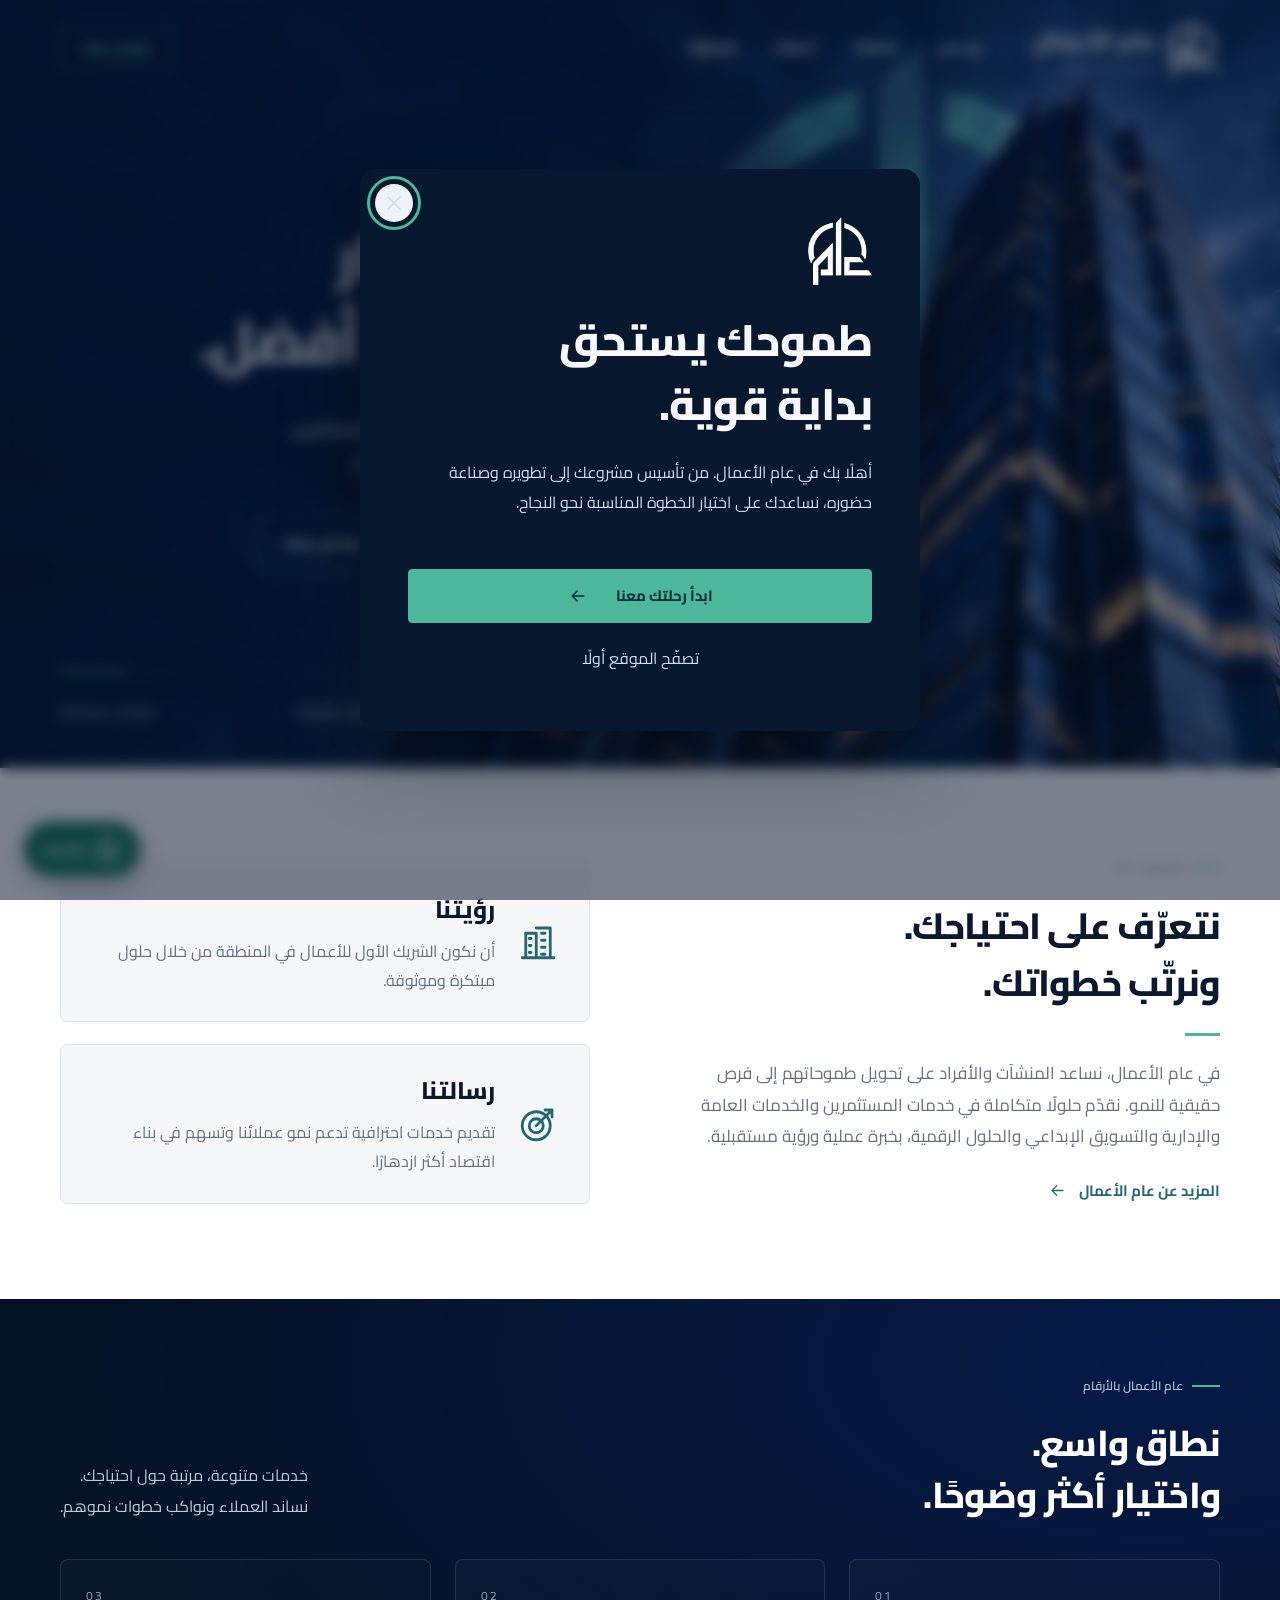
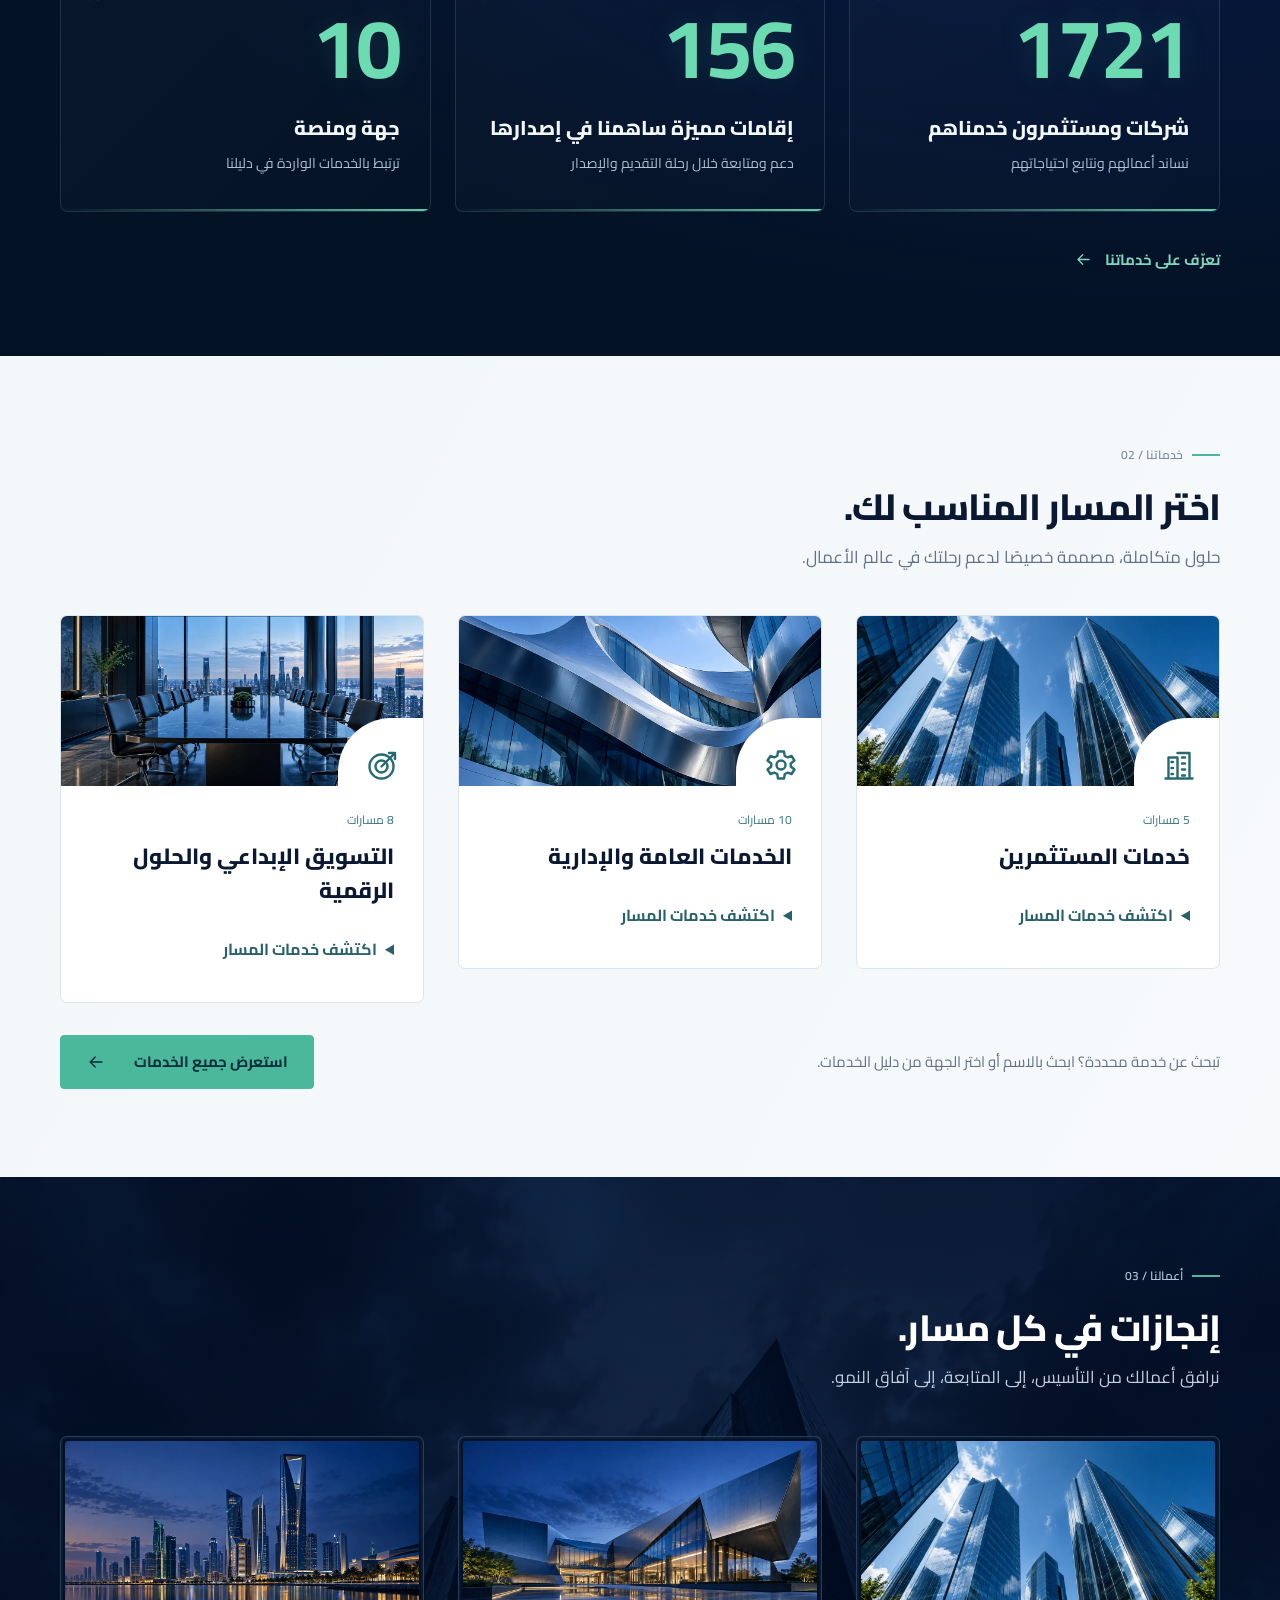
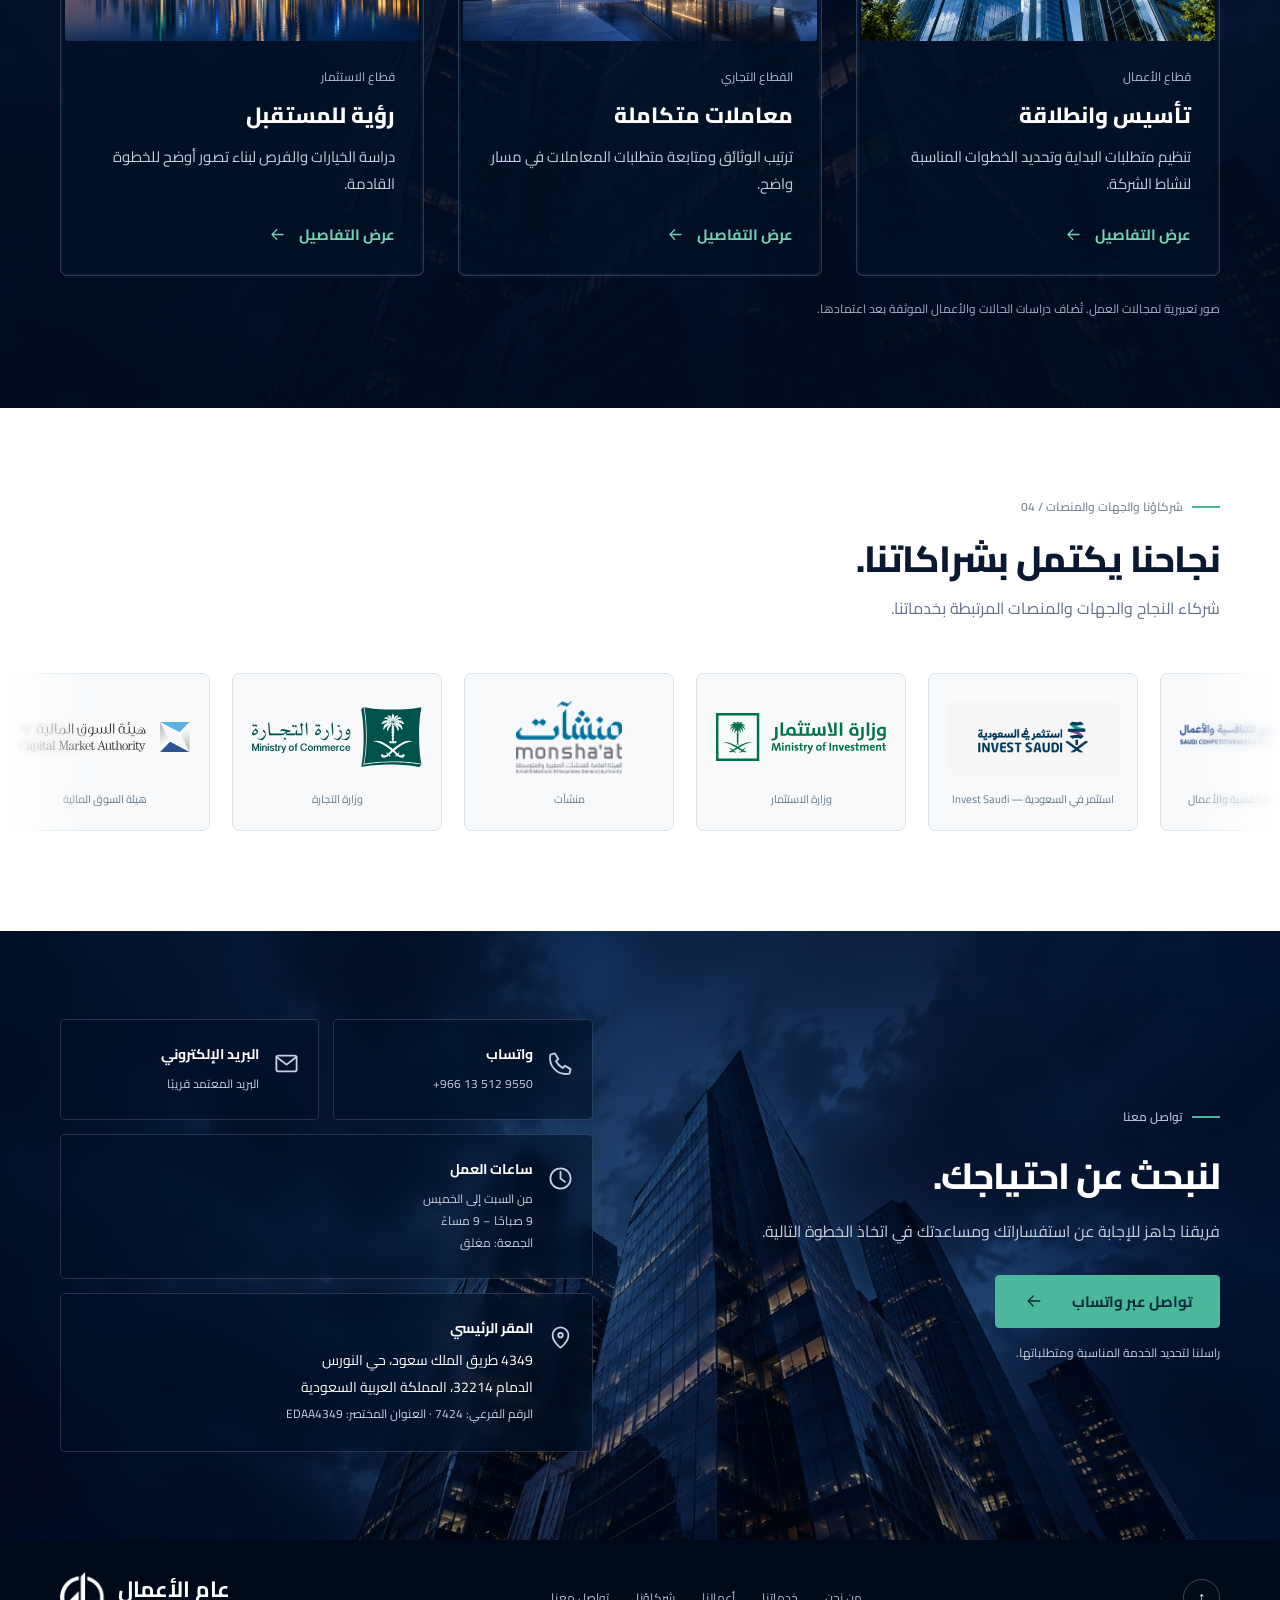
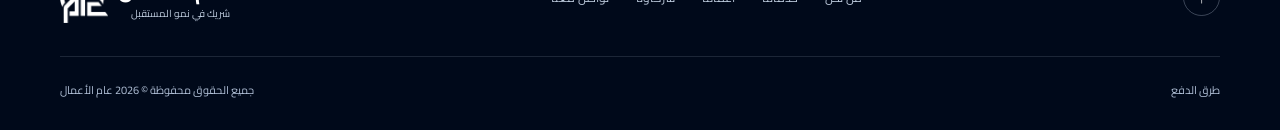
<file: index.html>
<!doctype html><html lang="ar" dir="rtl"><head><meta charset="utf-8"><meta name="viewport" content="width=device-width,initial-scale=1"><title>الاستثمار يبني غدًا أفضل | عام الأعمال</title><meta name="description" content="خدمات متكاملة للشركات والمستثمرين. خدمات المستثمرين والخدمات العامة والإدارية والتسويق الإبداعي والحلول الرقمية نحو فرص أوسع ونمو مستدام."><meta name="referrer" content="strict-origin-when-cross-origin"><meta http-equiv="Content-Security-Policy" content="default-src 'self'; script-src 'self'; style-src 'self' 'unsafe-inline'; img-src 'self' data:; font-src 'self'; connect-src 'self'; object-src 'none'; base-uri 'none'; form-action 'none'; frame-src 'self'"><meta name="theme-color" content="#000b20"><meta name="robots" content="index,follow"><meta property="og:title" content="الاستثمار يبني غدًا أفضل | عام الأعمال"><meta property="og:description" content="خدمات متكاملة للشركات والمستثمرين. خدمات المستثمرين والخدمات العامة والإدارية والتسويق الإبداعي والحلول الرقمية نحو فرص أوسع ونمو مستدام."><meta property="og:locale" content="ar_SA"><meta name="twitter:card" content="summary_large_image"><meta property="og:image:alt" content="عام الأعمال — حلول متكاملة للشركات والمستثمرين"><link rel="icon" href="./assets/logo-white.png"><link rel="preload" as="font" href="./assets/cairo-700.ttf" type="font/ttf" crossorigin><link rel="preload" as="image" href="./assets/hero-v2.webp"><link rel="stylesheet" href="./fonts.css?v=6d2d024beb01"><link rel="stylesheet" href="./style-v2.css?v=403db487d60a"><link rel="stylesheet" href="./catalog.css?v=6c42f865d65c"><link rel="stylesheet" href="./numbers.css?v=47277716c0b8"><script src="./boot.js?v=cf925089cf6a"></script><script src="./app-v2.js?v=1d3bf234aaa9" defer></script><script src="./catalog.js?v=0957629b7541" defer></script><script src="./numbers.js?v=8d70b601f599" defer></script><script src="./platform-forms.js?v=c6a5f6661afb" defer></script><link rel="canonical" href="https://kareem-cmd.github.io/aam-business/"><meta property="og:url" content="https://kareem-cmd.github.io/aam-business/"><meta property="og:type" content="website"><meta property="og:image" content="https://kareem-cmd.github.io/aam-business/assets/hero-v2.webp"></head><body><div class="route-curtain" aria-hidden="true"></div><a class="skip" href="#main">تجاوز إلى المحتوى</a><header class="site-header"><div class="wrap header-inner"><a class="brand" href="./index.html" aria-label="عام الأعمال — الرئيسية"><img src="./assets/logo-white.png" width="56" height="60" alt=""><span><strong>عام الأعمال</strong><small>شريك في نمو المستقبل</small></span></a><button class="menu-toggle" aria-expanded="false" aria-controls="navigation" aria-label="فتح القائمة"><span></span><span></span></button><nav id="navigation" aria-label="التنقل الرئيسي"><a href="./index.html#about">من نحن</a><a href="./services.html">خدماتنا</a><a href="./index.html#work">أعمالنا</a><a href="./index.html#partners">شركاؤنا</a><a class="button button-outline nav-contact" href="./index.html#contact">تواصل معنا</a></nav></div></header><dialog id="welcome-dialog" aria-labelledby="welcome-title" aria-describedby="welcome-description"><button class="dialog-close" aria-label="إغلاق الترحيب"><svg class="icon" viewBox="0 0 24 24" fill="none" stroke="currentColor" stroke-width="1.6" stroke-linecap="round" stroke-linejoin="round" aria-hidden="true"><path d="m6 6 12 12M6 18 18 6"/></svg></button><img class="welcome-logo" src="./assets/logo-white.png" width="64" height="68" alt="عام الأعمال"><h2 id="welcome-title">طموحك يستحق<br>بداية قوية.</h2><p id="welcome-description">أهلًا بك في عام الأعمال. من تأسيس مشروعك إلى تطويره وصناعة حضوره، نساعدك على اختيار الخطوة المناسبة نحو النجاح.</p><a class="button button-green" href="./services.html">ابدأ رحلتك معنا <svg class="icon" viewBox="0 0 24 24" fill="none" stroke="currentColor" stroke-width="1.6" stroke-linecap="round" stroke-linejoin="round" aria-hidden="true"><path d="M19 12H5m6-6-6 6 6 6"/></svg></a><button class="welcome-browse" type="button">تصفّح الموقع أولًا</button></dialog><main id="main"><section class="hero dark" aria-labelledby="hero-title"><img class="hero-image" src="./assets/hero-v2.webp" width="1920" height="1080" alt="تكوين معماري لأبراج زجاجية ورمز عام الأعمال" fetchpriority="high"><div class="hero-gradient"></div><div class="wrap hero-layout"><div class="hero-copy"><h1 id="hero-title" tabindex="-1"><span>الاستثمار</span><span>يبني غدًا أفضل.</span></h1><p>خدمات متكاملة للشركات والمستثمرين.<br>نحو فرص أوسع ونمو مستدام.</p><div class="hero-actions"><a class="button button-green" href="#services">ابدأ رحلتك <svg class="icon" viewBox="0 0 24 24" fill="none" stroke="currentColor" stroke-width="1.6" stroke-linecap="round" stroke-linejoin="round" aria-hidden="true"><path d="M19 12H5m6-6-6 6 6 6"/></svg></a><a class="button button-outline" href="#contact">تواصل معنا</a></div></div><div class="hero-values"><span>رؤية أوسع</span><i></i><span>حلول موثوقة</span><i></i><span>شراكات مستدامة</span></div></div><a href="#about" class="hero-scroll" aria-label="اكتشف عام الأعمال"><span></span></a></section>
<section id="about" class="about section"><div class="wrap about-grid"><div class="about-copy reveal"><p class="section-label">من نحن / 01</p><h2>نتعرّف على احتياجك.<br>ونرتّب خطواتك.</h2><span class="accent-line"></span><p>في عام الأعمال، نساعد المنشآت والأفراد على تحويل طموحاتهم إلى فرص حقيقية للنمو. نقدّم حلولًا متكاملة في خدمات المستثمرين والخدمات العامة والإدارية والتسويق الإبداعي والحلول الرقمية، بخبرة عملية ورؤية مستقبلية.</p><a class="text-link" href="./about.html">المزيد عن عام الأعمال <svg class="icon" viewBox="0 0 24 24" fill="none" stroke="currentColor" stroke-width="1.6" stroke-linecap="round" stroke-linejoin="round" aria-hidden="true"><path d="M19 12H5m6-6-6 6 6 6"/></svg></a></div><div class="purpose stagger"><article class="reveal"><svg class="icon" viewBox="0 0 24 24" fill="none" stroke="currentColor" stroke-width="1.6" stroke-linecap="round" stroke-linejoin="round" aria-hidden="true"><path d="M3 21h18M5 21V7h6v14m0-17h8v17M7 10h1m-1 4h1m-1 4h1m6-11h2m-2 4h2m-2 4h2m-2 4h2"/></svg><div><h3>رؤيتنا</h3><p>أن نكون الشريك الأول للأعمال في المنطقة من خلال حلول مبتكرة وموثوقة.</p></div></article><article class="reveal"><svg class="icon" viewBox="0 0 24 24" fill="none" stroke="currentColor" stroke-width="1.6" stroke-linecap="round" stroke-linejoin="round" aria-hidden="true"><circle cx="11" cy="13" r="8"/><circle cx="11" cy="13" r="4"/><path d="m11 13 9-9m-4 0h4v4"/></svg><div><h3>رسالتنا</h3><p>تقديم خدمات احترافية تدعم نمو عملائنا وتسهم في بناء اقتصاد أكثر ازدهارًا.</p></div></article></div></div></section>
<section id="numbers" class="numbers-section dark" aria-labelledby="numbers-title"><div class="wrap"><div class="numbers-heading"><div><p class="section-label">عام الأعمال بالأرقام</p><h2 id="numbers-title">نطاق واسع.<br>واختيار أكثر وضوحًا.</h2></div><p>خدمات متنوعة، مرتبة حول احتياجك.<br>نساند العملاء ونواكب خطوات نموهم.</p></div><div class="numbers-grid"><article class="number-card" style="--order:0"><span class="number-index" aria-hidden="true">01</span><div class="number-value" aria-hidden="true" data-count="1799" data-suffix="">1799</div><h3><span class="number-sr">1799  </span>شركات ومستثمرون خدمناهم</h3><p>نساند أعمالهم ونتابع احتياجاتهم</p><span class="number-line" aria-hidden="true"></span></article><article class="number-card" style="--order:1"><span class="number-index" aria-hidden="true">02</span><div class="number-value" aria-hidden="true" data-count="180" data-suffix="+">180+</div><h3><span class="number-sr">180  </span>إقامات مميزة ساهمنا في إصدارها</h3><p>دعم ومتابعة خلال رحلة التقديم والإصدار</p><span class="number-line" aria-hidden="true"></span></article><article class="number-card" style="--order:2"><span class="number-index" aria-hidden="true">03</span><div class="number-value" aria-hidden="true" data-count="14" data-suffix="">14</div><h3><span class="number-sr">14  </span>جهة ومنصة</h3><p>ترتبط بالخدمات الواردة في دليلنا</p><span class="number-line" aria-hidden="true"></span></article></div><a class="text-link" href="./services.html">تعرّف على خدماتنا <svg class="icon" viewBox="0 0 24 24" fill="none" stroke="currentColor" stroke-width="1.6" stroke-linecap="round" stroke-linejoin="round" aria-hidden="true"><path d="M19 12H5m6-6-6 6 6 6"/></svg></a></div></section>
<section id="services" class="services section"><div class="wrap"><div class="section-heading reveal"><p class="section-label">خدماتنا / 02</p><h2>اختر المسار المناسب لك.</h2><p>حلول متكاملة، مصممة خصيصًا لدعم رحلتك في عالم الأعمال.</p></div><div class="service-grid stagger"><article class="service-card reveal"><a class="service-image" href="./services.html?group=investors" tabindex="-1" aria-hidden="true"><img src="./assets/service-founding.webp" width="720" height="405" alt="" loading="lazy"></a><div class="service-content"><div class="service-icon"><svg class="icon" viewBox="0 0 24 24" fill="none" stroke="currentColor" stroke-width="1.6" stroke-linecap="round" stroke-linejoin="round" aria-hidden="true"><path d="M3 21h18M5 21V7h6v14m0-17h8v17M7 10h1m-1 4h1m-1 4h1m6-11h2m-2 4h2m-2 4h2m-2 4h2"/></svg></div><span class="overview-count">5 مسارات</span><h3><a href="./services.html?group=investors">خدمات المستثمرين</a></h3><details class="overview-disclosure"><summary>اكتشف خدمات المسار</summary><p>نقدّم حلولًا متكاملة لتمكين المستثمرين وأصحاب الأعمال من تأسيس منشآتهم وتطويرها وممارسة أنشطتهم في المملكة، من خلال خدمات متخصصة تشمل تأسيس الشركات، الاستثمار، التراخيص الصناعية، وحماية العلامات التجارية، مع متابعة الإجراءات واستيفاء المتطلبات وفق الأنظمة واللوائح المعتمدة في المملكة.</p><ul><li>تأسيس الشركات</li><li>الشركات الأجنبية</li><li>وزارة الاستثمار</li><li>المركز السعودي للتنافسية والأعمال</li><li>الهيئة السعودية للملكية الفكرية</li><li>وزارة الصناعة والثروة المعدنية</li></ul><a class="text-link" href="./services.html?group=investors">استعرض الخدمات <svg class="icon" viewBox="0 0 24 24" fill="none" stroke="currentColor" stroke-width="1.6" stroke-linecap="round" stroke-linejoin="round" aria-hidden="true"><path d="M19 12H5m6-6-6 6 6 6"/></svg></a></details></div></article><article class="service-card reveal"><a class="service-image" href="./services.html?group=general" tabindex="-1" aria-hidden="true"><img src="./assets/service-general.webp" width="720" height="405" alt="" loading="lazy"></a><div class="service-content"><div class="service-icon"><svg class="icon" viewBox="0 0 24 24" fill="none" stroke="currentColor" stroke-width="1.6" stroke-linecap="round" stroke-linejoin="round" aria-hidden="true"><path d="m10 3-.5 3-2 .9L5 6 3 9l2.5 2v2L3 15l2 3 2.5-.9 2 .9.5 3h4l.5-3 2-.9 2.5.9 2-3-2.5-2v-2L21 9l-2-3-2.5.9-2-.9L14 3Z"/><circle cx="12" cy="12" r="3"/></svg></div><span class="overview-count">10 مسارات</span><h3><a href="./services.html?group=general">الخدمات العامة والإدارية</a></h3><details class="overview-disclosure"><summary>اكتشف خدمات المسار</summary><p>نقدّم خدمات حكومية وإدارية متكاملة للمستثمرين وأصحاب الأعمال، تشمل الإقامة المميزة، وشؤون الموظفين، والتراخيص، والخدمات الزكوية والضريبية، والنقل والسياحة، مع متابعة الإجراءات وإنجاز المعاملات بكفاءة واحترافية وفق الأنظمة المعتمدة في المملكة.</p><ul><li>مركز الإقامة المميزة</li><li>منصة قوى (Qiwa)</li><li>المؤسسة العامة للتأمينات الاجتماعية (GOSI)</li><li>منصة البلدية (بلدي)</li><li>هيئة الزكاة والضريبة والجمارك (ZATCA)</li><li>وزارة السياحة</li></ul><a class="text-link" href="./services.html?group=general">استعرض الخدمات <svg class="icon" viewBox="0 0 24 24" fill="none" stroke="currentColor" stroke-width="1.6" stroke-linecap="round" stroke-linejoin="round" aria-hidden="true"><path d="M19 12H5m6-6-6 6 6 6"/></svg></a></details></div></article><article class="service-card reveal"><a class="service-image" href="./services.html?group=marketing" tabindex="-1" aria-hidden="true"><img src="./assets/service-consulting.webp" width="720" height="405" alt="" loading="lazy"></a><div class="service-content"><div class="service-icon"><svg class="icon" viewBox="0 0 24 24" fill="none" stroke="currentColor" stroke-width="1.6" stroke-linecap="round" stroke-linejoin="round" aria-hidden="true"><circle cx="11" cy="13" r="8"/><circle cx="11" cy="13" r="4"/><path d="m11 13 9-9m-4 0h4v4"/></svg></div><span class="overview-count">8 مسارات</span><h3><a href="./services.html?group=marketing">التسويق الإبداعي والحلول الرقمية</a></h3><details class="overview-disclosure"><summary>اكتشف خدمات المسار</summary><p>نبني حضور علامتك من الاستراتيجية والهوية إلى المحتوى والإنتاج الإعلامي والحملات والمواقع والحلول الرقمية.</p><ul><li>الاستراتيجية والاستشارات التسويقية</li><li>بناء العلامة التجارية والهوية</li><li>صناعة المحتوى وإدارة الحسابات</li><li>التصميم الإبداعي</li><li>الفيديو والإنتاج الإعلامي</li><li>الحملات الإعلانية المدفوعة</li><li>تصميم وبرمجة المواقع والمتاجر</li><li>تحسين الظهور والتحليلات والأتمتة</li></ul><a class="text-link" href="./services.html?group=marketing">استعرض الخدمات <svg class="icon" viewBox="0 0 24 24" fill="none" stroke="currentColor" stroke-width="1.6" stroke-linecap="round" stroke-linejoin="round" aria-hidden="true"><path d="M19 12H5m6-6-6 6 6 6"/></svg></a></details></div></article></div><div class="catalog-home-link"><p>تبحث عن خدمة محددة؟ ابحث بالاسم أو اختر الجهة من دليل الخدمات.</p><a class="button button-green" href="./services.html">استعرض جميع الخدمات <svg class="icon" viewBox="0 0 24 24" fill="none" stroke="currentColor" stroke-width="1.6" stroke-linecap="round" stroke-linejoin="round" aria-hidden="true"><path d="M19 12H5m6-6-6 6 6 6"/></svg></a></div></div></section>
<section id="work" class="work section dark"><img class="section-background work-backdrop" src="./assets/footer-v2.webp" width="1920" height="820" alt="" loading="lazy"><div class="wrap"><div class="section-heading reveal"><p class="section-label">أعمالنا / 03</p><h2>إنجازات في كل مسار.</h2><p>نرافق أعمالك من التأسيس، إلى المتابعة، إلى آفاق النمو.</p></div><div class="work-grid stagger"><article class="work-card reveal"><div class="work-image"><img src="./assets/service-founding.webp" width="720" height="405" loading="lazy" alt="تصور معماري توضيحي — قطاع الأعمال"></div><div class="work-content"><span>قطاع الأعمال</span><h3>تأسيس وانطلاقة</h3><p>تنظيم متطلبات البداية وتحديد الخطوات المناسبة لنشاط الشركة.</p><button class="text-link" data-project="0">عرض التفاصيل <svg class="icon" viewBox="0 0 24 24" fill="none" stroke="currentColor" stroke-width="1.6" stroke-linecap="round" stroke-linejoin="round" aria-hidden="true"><path d="M19 12H5m6-6-6 6 6 6"/></svg></button></div></article><article class="work-card reveal"><div class="work-image"><img src="./assets/work-building.webp" width="720" height="405" loading="lazy" alt="تصور معماري توضيحي — القطاع التجاري"></div><div class="work-content"><span>القطاع التجاري</span><h3>معاملات متكاملة</h3><p>ترتيب الوثائق ومتابعة متطلبات المعاملات في مسار واضح.</p><button class="text-link" data-project="1">عرض التفاصيل <svg class="icon" viewBox="0 0 24 24" fill="none" stroke="currentColor" stroke-width="1.6" stroke-linecap="round" stroke-linejoin="round" aria-hidden="true"><path d="M19 12H5m6-6-6 6 6 6"/></svg></button></div></article><article class="work-card reveal"><div class="work-image"><img src="./assets/work-city.webp" width="720" height="405" loading="lazy" alt="تصور معماري توضيحي — قطاع الاستثمار"></div><div class="work-content"><span>قطاع الاستثمار</span><h3>رؤية للمستقبل</h3><p>دراسة الخيارات والفرص لبناء تصور أوضح للخطوة القادمة.</p><button class="text-link" data-project="2">عرض التفاصيل <svg class="icon" viewBox="0 0 24 24" fill="none" stroke="currentColor" stroke-width="1.6" stroke-linecap="round" stroke-linejoin="round" aria-hidden="true"><path d="M19 12H5m6-6-6 6 6 6"/></svg></button></div></article></div><p class="work-note">صور تعبيرية لمجالات العمل. تُضاف دراسات الحالات والأعمال الموثقة بعد اعتمادها.</p></div></section>
<section id="partners" class="partners section"><div class="wrap"><div class="section-heading partner-heading"><div><p class="section-label">شركاؤنا والجهات والمنصات / 04</p><h2>نجاحنا يكتمل بشراكاتنا.</h2><p>شركاء النجاح والجهات والمنصات المرتبطة بخدماتنا.</p></div></div></div><div class="marquee-window" tabindex="0" aria-label="شعارات الجهات والمنصات؛ تتوقف الحركة أثناء التركيز أو مرور المؤشر"><div class="marquee-track"><ul class="marquee-group" aria-label="الشركاء والجهات والمنصات"><li class="platform-logo"><img src="./assets/partner-cma.svg" width="190" height="84" alt="هيئة السوق المالية" loading="lazy" decoding="async"><span>هيئة السوق المالية</span></li><li class="platform-logo"><img src="./assets/partner-commerce.svg" width="190" height="84" alt="وزارة التجارة" loading="lazy" decoding="async"><span>وزارة التجارة</span></li><li class="platform-logo"><img src="./assets/partner-monshaat.png" width="190" height="84" alt="منشآت" loading="lazy" decoding="async"><span>منشآت</span></li><li class="platform-logo"><img src="./assets/partner-investment.svg" width="190" height="84" alt="وزارة الاستثمار" loading="lazy" decoding="async"><span>وزارة الاستثمار</span></li><li class="platform-logo"><img src="./assets/partner-invest-saudi.jpg" width="190" height="84" alt="استثمر في السعودية — Invest Saudi" loading="lazy" decoding="async"><span>استثمر في السعودية — Invest Saudi</span></li><li class="platform-logo"><img src="./assets/partner-business.png" width="190" height="84" alt="المركز السعودي للتنافسية والأعمال" loading="lazy" decoding="async"><span>المركز السعودي للتنافسية والأعمال</span></li><li class="platform-logo"><img src="./assets/partner-saip.svg" width="190" height="84" alt="الهيئة السعودية للملكية الفكرية" loading="lazy" decoding="async"><span>الهيئة السعودية للملكية الفكرية</span></li><li class="platform-logo"><img src="./assets/partner-industry.png" width="190" height="84" alt="وزارة الصناعة والثروة المعدنية" loading="lazy" decoding="async"><span>وزارة الصناعة والثروة المعدنية</span></li><li class="platform-logo"><img src="./assets/partner-premium.png" width="190" height="84" alt="الإقامة المميزة" loading="lazy" decoding="async"><span>الإقامة المميزة</span></li><li class="platform-logo"><img src="./assets/partner-qiwa.png" width="190" height="84" alt="منصة قوى (Qiwa)" loading="lazy" decoding="async"><span>منصة قوى (Qiwa)</span></li><li class="platform-logo"><img src="./assets/partner-gosi.svg" width="190" height="84" alt="المؤسسة العامة للتأمينات الاجتماعية (GOSI)" loading="lazy" decoding="async"><span>المؤسسة العامة للتأمينات الاجتماعية (GOSI)</span></li><li class="platform-logo"><img src="./assets/partner-balady.png" width="190" height="84" alt="منصة بلدي" loading="lazy" decoding="async"><span>منصة بلدي</span></li><li class="platform-logo"><img src="./assets/partner-zatca.svg" width="190" height="84" alt="هيئة الزكاة والضريبة والجمارك (ZATCA)" loading="lazy" decoding="async"><span>هيئة الزكاة والضريبة والجمارك (ZATCA)</span></li><li class="platform-logo"><img src="./assets/partner-mudad.svg" width="190" height="84" alt="منصة مدد (Mudad)" loading="lazy" decoding="async"><span>منصة مدد (Mudad)</span></li><li class="platform-logo"><img src="./assets/partner-chambers.png" width="190" height="84" alt="الغرفة التجارية" loading="lazy" decoding="async"><span>الغرفة التجارية</span></li><li class="platform-logo"><img src="./assets/partner-logisti.png" width="190" height="84" alt="منصة لوجستي" loading="lazy" decoding="async"><span>منصة لوجستي</span></li><li class="platform-logo"><img src="./assets/partner-tourism.png" width="190" height="84" alt="وزارة السياحة" loading="lazy" decoding="async"><span>وزارة السياحة</span></li><li class="platform-logo"><img src="./assets/partner-spl.svg" width="190" height="84" alt="منصة سبل" loading="lazy" decoding="async"><span>منصة سبل</span></li></ul><ul class="marquee-group marquee-clone" aria-hidden="true" inert><li class="platform-logo"><img src="./assets/partner-cma.svg" width="190" height="84" alt="هيئة السوق المالية" loading="eager" decoding="async"><span>هيئة السوق المالية</span></li><li class="platform-logo"><img src="./assets/partner-commerce.svg" width="190" height="84" alt="وزارة التجارة" loading="eager" decoding="async"><span>وزارة التجارة</span></li><li class="platform-logo"><img src="./assets/partner-monshaat.png" width="190" height="84" alt="منشآت" loading="eager" decoding="async"><span>منشآت</span></li><li class="platform-logo"><img src="./assets/partner-investment.svg" width="190" height="84" alt="وزارة الاستثمار" loading="eager" decoding="async"><span>وزارة الاستثمار</span></li><li class="platform-logo"><img src="./assets/partner-invest-saudi.jpg" width="190" height="84" alt="استثمر في السعودية — Invest Saudi" loading="eager" decoding="async"><span>استثمر في السعودية — Invest Saudi</span></li><li class="platform-logo"><img src="./assets/partner-business.png" width="190" height="84" alt="المركز السعودي للتنافسية والأعمال" loading="eager" decoding="async"><span>المركز السعودي للتنافسية والأعمال</span></li><li class="platform-logo"><img src="./assets/partner-saip.svg" width="190" height="84" alt="الهيئة السعودية للملكية الفكرية" loading="eager" decoding="async"><span>الهيئة السعودية للملكية الفكرية</span></li><li class="platform-logo"><img src="./assets/partner-industry.png" width="190" height="84" alt="وزارة الصناعة والثروة المعدنية" loading="eager" decoding="async"><span>وزارة الصناعة والثروة المعدنية</span></li><li class="platform-logo"><img src="./assets/partner-premium.png" width="190" height="84" alt="الإقامة المميزة" loading="eager" decoding="async"><span>الإقامة المميزة</span></li><li class="platform-logo"><img src="./assets/partner-qiwa.png" width="190" height="84" alt="منصة قوى (Qiwa)" loading="eager" decoding="async"><span>منصة قوى (Qiwa)</span></li><li class="platform-logo"><img src="./assets/partner-gosi.svg" width="190" height="84" alt="المؤسسة العامة للتأمينات الاجتماعية (GOSI)" loading="eager" decoding="async"><span>المؤسسة العامة للتأمينات الاجتماعية (GOSI)</span></li><li class="platform-logo"><img src="./assets/partner-balady.png" width="190" height="84" alt="منصة بلدي" loading="eager" decoding="async"><span>منصة بلدي</span></li><li class="platform-logo"><img src="./assets/partner-zatca.svg" width="190" height="84" alt="هيئة الزكاة والضريبة والجمارك (ZATCA)" loading="eager" decoding="async"><span>هيئة الزكاة والضريبة والجمارك (ZATCA)</span></li><li class="platform-logo"><img src="./assets/partner-mudad.svg" width="190" height="84" alt="منصة مدد (Mudad)" loading="eager" decoding="async"><span>منصة مدد (Mudad)</span></li><li class="platform-logo"><img src="./assets/partner-chambers.png" width="190" height="84" alt="الغرفة التجارية" loading="eager" decoding="async"><span>الغرفة التجارية</span></li><li class="platform-logo"><img src="./assets/partner-logisti.png" width="190" height="84" alt="منصة لوجستي" loading="eager" decoding="async"><span>منصة لوجستي</span></li><li class="platform-logo"><img src="./assets/partner-tourism.png" width="190" height="84" alt="وزارة السياحة" loading="eager" decoding="async"><span>وزارة السياحة</span></li><li class="platform-logo"><img src="./assets/partner-spl.svg" width="190" height="84" alt="منصة سبل" loading="eager" decoding="async"><span>منصة سبل</span></li></ul></div></div></section><section id="contact" class="contact dark"><img class="section-background" src="./assets/footer-v2.webp" alt="" width="1920" height="820" loading="lazy"><div class="wrap contact-grid"><div class="contact-copy reveal"><p class="section-label">تواصل معنا</p><h2>لنبحث عن احتياجك.</h2><p>فريقنا جاهز للإجابة عن استفساراتك ومساعدتك في اتخاذ الخطوة التالية.</p><a class="button button-green contact-button" href="https://wa.me/966135129550" target="_blank" rel="noopener noreferrer">تواصل عبر واتساب <svg class="icon" viewBox="0 0 24 24" fill="none" stroke="currentColor" stroke-width="1.6" stroke-linecap="round" stroke-linejoin="round" aria-hidden="true"><path d="M19 12H5m6-6-6 6 6 6"/></svg></a><p class="micro">راسلنا لتحديد الخدمة المناسبة ومتطلباتها.</p></div><div class="contact-cards stagger"><article class="reveal"><svg class="icon" viewBox="0 0 24 24" fill="none" stroke="currentColor" stroke-width="1.6" stroke-linecap="round" stroke-linejoin="round" aria-hidden="true"><path d="m7 3 3 5-2 2a14 14 0 0 0 6 6l2-2 5 3-1 4C9 23 1 14 3 4Z"/></svg><div><h3>واتساب</h3><p><a href="https://wa.me/966135129550" target="_blank" rel="noopener noreferrer" dir="ltr">+966 13 512 9550</a></p></div></article><article class="reveal"><svg class="icon" viewBox="0 0 24 24" fill="none" stroke="currentColor" stroke-width="1.6" stroke-linecap="round" stroke-linejoin="round" aria-hidden="true"><rect x="3" y="5" width="18" height="14" rx="2"/><path d="m3 6 9 7 9-7"/></svg><div><h3>البريد الإلكتروني</h3><p>البريد المعتمد قريبًا</p></div></article><article class="reveal contact-hours"><svg class="icon" viewBox="0 0 24 24" fill="none" stroke="currentColor" stroke-width="1.6" stroke-linecap="round" stroke-linejoin="round" aria-hidden="true"><circle cx="12" cy="12" r="9"/><path d="M12 6v6l4 3"/></svg><div><h3>ساعات العمل</h3><p>من السبت إلى الخميس<br>9 صباحًا – 9 مساءً<br>الجمعة: مغلق</p></div></article><article class="reveal contact-address"><svg class="icon" viewBox="0 0 24 24" fill="none" stroke="currentColor" stroke-width="1.6" stroke-linecap="round" stroke-linejoin="round" aria-hidden="true"><path d="M19 10c0 6-7 11-7 11S5 16 5 10a7 7 0 0 1 14 0Z"/><circle cx="12" cy="10" r="2"/></svg><div><h3>المقر الرئيسي</h3><address>4349 طريق الملك سعود، حي النورس<br>الدمام 32214، المملكة العربية السعودية<br><span>الرقم الفرعي: 7424 · العنوان المختصر: <bdi dir="ltr">EDAA4349</bdi></span></address></div></article></div></div></section></main><a class="floating-whatsapp" href="https://wa.me/966135129550" target="_blank" rel="noopener noreferrer" aria-label="تواصل مع عام الأعمال عبر واتساب"><svg viewBox="0 0 32 32" aria-hidden="true"><path fill="currentColor" d="M16 3a13 13 0 0 0-11.2 19.6L3 29l6.6-1.7A13 13 0 1 0 16 3Zm0 23.6a10.6 10.6 0 0 1-5.4-1.5l-.4-.2-3.9 1 1-3.8-.2-.4A10.6 10.6 0 1 1 16 26.6Zm5.8-7.9c-.3-.2-1.8-.9-2.1-1-.3-.1-.5-.2-.7.2-.2.3-.8 1-1 1.2-.2.2-.4.2-.7.1-1.6-.8-2.7-1.6-3.8-3.4-.3-.5.3-.5.8-1.5.1-.2 0-.4 0-.6l-.9-2.2c-.3-.6-.5-.5-.7-.5h-.6c-.2 0-.6.1-.9.4-.3.4-1.1 1.1-1.1 2.6s1.1 3 1.3 3.2c.1.2 2.2 3.4 5.4 4.8 2 .8 2.8.9 3.8.7.6-.1 1.8-.8 2.1-1.5.2-.7.2-1.3.1-1.5-.1-.2-.3-.3-.6-.4Z"/></svg><span>واتساب</span></a><footer class="dark"><div class="wrap"><div class="footer-top"><a class="brand" href="./index.html" aria-label="عام الأعمال — الرئيسية"><img src="./assets/logo-white.png" width="56" height="60" alt=""><span><strong>عام الأعمال</strong><small>شريك في نمو المستقبل</small></span></a><nav aria-label="روابط التذييل"><a href="./index.html#about">من نحن</a><a href="./services.html">خدماتنا</a><a href="./index.html#work">أعمالنا</a><a href="./index.html#partners">شركاؤنا</a><a href="./index.html#contact">تواصل معنا</a></nav><a class="back-top" href="#main" aria-label="العودة إلى الأعلى">↑</a></div><div class="footer-bottom"><span>جميع الحقوق محفوظة © 2026 عام الأعمال</span><a href="#payment-info">طرق الدفع</a></div></div></footer><dialog id="payment-info" aria-labelledby="payment-title"><button class="dialog-close" aria-label="إغلاق"><svg class="icon" viewBox="0 0 24 24" fill="none" stroke="currentColor" stroke-width="1.6" stroke-linecap="round" stroke-linejoin="round" aria-hidden="true"><path d="m6 6 12 12M6 18 18 6"/></svg></button><h2 id="payment-title">طرق الدفع</h2><p>نؤكد التكلفة وطريقة السداد بعد مراجعة طلبك.</p><div class="payment-brands"><span>الدفع الإلكتروني</span><span>تابي</span><span>تمارا</span></div><p>الدفع الإلكتروني وتابي وتمارا غير مفعّلين حاليًا. لا يتم تحصيل أي مبلغ من الموقع.</p></dialog><dialog id="contact-dialog" aria-labelledby="contact-title"><button class="dialog-close" aria-label="إغلاق"><svg class="icon" viewBox="0 0 24 24" fill="none" stroke="currentColor" stroke-width="1.6" stroke-linecap="round" stroke-linejoin="round" aria-hidden="true"><path d="m6 6 12 12M6 18 18 6"/></svg></button><p class="section-label">عام الأعمال</p><h2 id="contact-title">يسعدنا تواصلك.</h2><p>يمكنك التواصل معنا عبر واتساب على الرقم المعتمد +966 13 512 9550.</p><button class="button button-green dialog-dismiss">حسنًا</button></dialog><dialog id="project-dialog" aria-labelledby="project-title"><button class="dialog-close" aria-label="إغلاق"><svg class="icon" viewBox="0 0 24 24" fill="none" stroke="currentColor" stroke-width="1.6" stroke-linecap="round" stroke-linejoin="round" aria-hidden="true"><path d="m6 6 12 12M6 18 18 6"/></svg></button><img class="dialog-image" src="./assets/work-city.webp" alt="تصور معماري توضيحي" width="720" height="405"><div class="dialog-copy"><p class="section-label" id="project-sector"></p><h2 id="project-title"></h2><p id="project-description"></p><p class="micro">الصورة تعبيرية، ولا تمثّل مشروعًا منفّذًا أو مملوكًا للشركة.</p><a class="text-link" href="./index.html#services">استكشف خدماتنا <svg class="icon" viewBox="0 0 24 24" fill="none" stroke="currentColor" stroke-width="1.6" stroke-linecap="round" stroke-linejoin="round" aria-hidden="true"><path d="M19 12H5m6-6-6 6 6 6"/></svg></a></div></dialog></body></html>
</file>
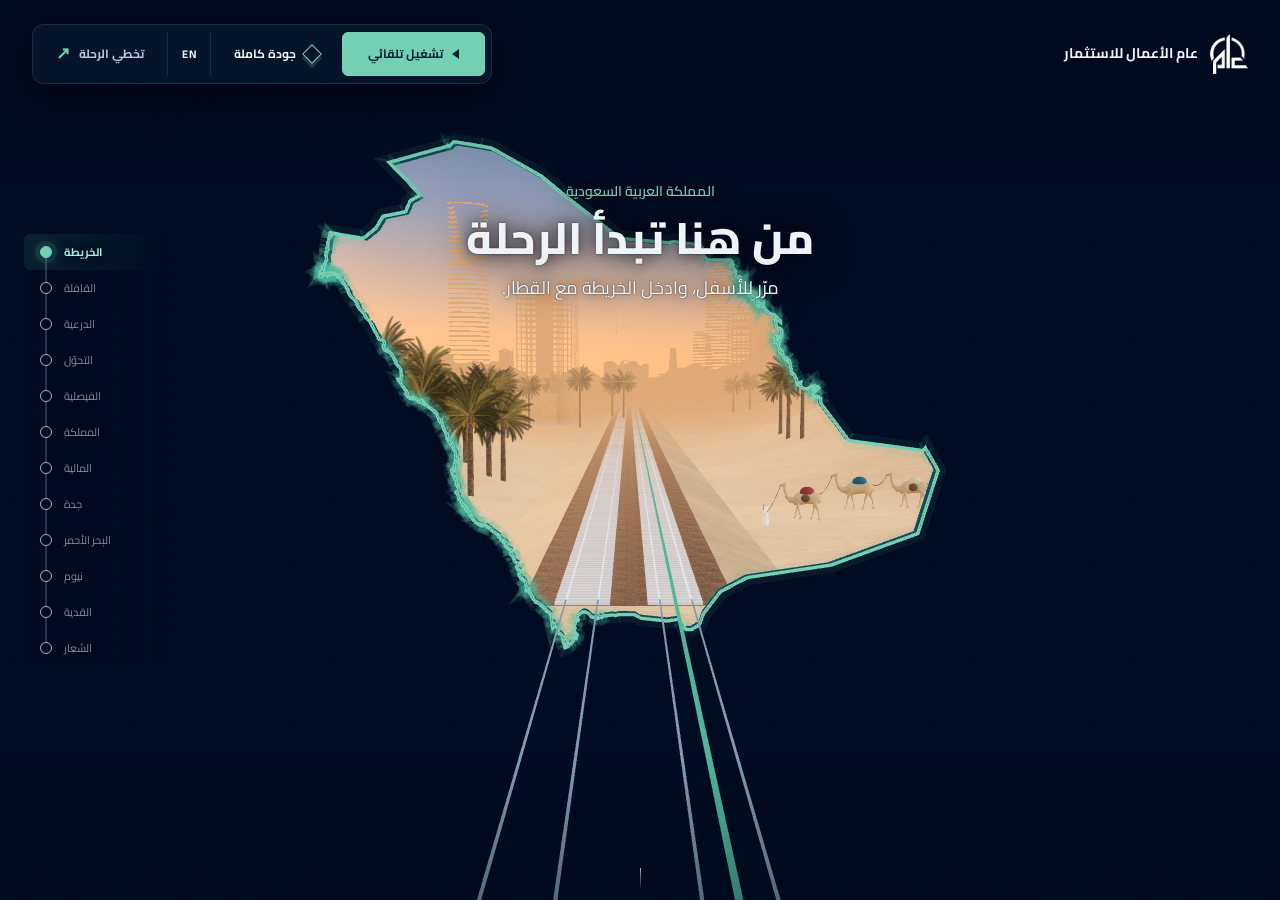
<file: journey/index.html>
<!doctype html><html lang="ar" dir="rtl"><head><meta charset="utf-8"><meta name="viewport" content="width=device-width,initial-scale=1"><meta http-equiv="Content-Security-Policy" content="default-src 'self'; script-src 'self'; style-src 'self' 'unsafe-inline'; img-src 'self' data:; font-src 'self'; connect-src 'self'; object-src 'none'; base-uri 'none'; form-action 'none'"><title>رحلة عام الأعمال</title><link rel="stylesheet" href="../fonts.css?v=6d2d024beb01"><link rel="stylesheet" href="journey.css?v=3dbaf82ae353"></head><body><div id="scroller" tabindex="0">
  <div id="journey">
    <div id="stage">
      <canvas id="gl" role="img" aria-label="رحلة فنية ثلاثية الأبعاد: خريطة المملكة والرياض وجدة والبحر الأحمر ونيوم والقدية، ثم بوابة عام الأعمال"></canvas>
      <div id="grain" aria-hidden="true"></div>
      <div class="shade" aria-hidden="true"></div>
      <header class="bar">
        <div class="brand"><img src="../assets/logo-white.png" alt=""><b data-t="brand">عام الأعمال للاستثمار</b><span data-t="proto">نموذج تفاعلي أولي</span></div>
        <div class="tools">
          <button id="play" type="button" aria-pressed="false">تشغيل تلقائي</button>
          <button id="tier" type="button">نسخة خفيفة</button>
          <button id="lang" type="button">EN</button><button id="skip" type="button" data-ar="تخطي الرحلة" data-en="Skip journey">تخطي الرحلة</button>
        </div>
      </header>
      <div id="copy"></div>
      <div id="station-control"></div><nav id="line" aria-label="محطات الرحلة"></nav>
      <div id="hint" aria-hidden="true"><i></i></div>
      <p id="note" data-t="note">هنا ينتهي المقطع الواقعي التجريبي. ما بعده بالمجسمات السابقة إلى أن يُستكمل.</p>
      <div class="logo-gate" id="logo-gate"><img src="../assets/logo-white.png" alt="عام الأعمال"><p data-ar="نكمل الطريق معك" data-en="Your next chapter starts here">نكمل الطريق معك</p></div><div id="boot"><img src="../assets/logo-white.png" alt="شعار عام الأعمال"><b>عام الأعمال</b><i></i></div>
      <div id="fail" hidden><p>هذا المتصفح لا يدعم WebGL، يمكنك متابعة الموقع مباشرة.</p><button id="fallback-skip" type="button">الدخول إلى الموقع</button></div>
    </div>
  </div>
  </div><script src="vendor/three.min.js?v=9274bbcec8d9" defer></script><script src="vendor/CopyShader.js?v=6b5da4fe3b41" defer></script><script src="vendor/LuminosityHighPassShader.js?v=00ed0682e61c" defer></script><script src="vendor/EffectComposer.js?v=4fc320fa3185" defer></script><script src="vendor/RenderPass.js?v=57a549b2d6a9" defer></script><script src="vendor/ShaderPass.js?v=2e64890b8e4c" defer></script><script src="vendor/UnrealBloomPass.js?v=1ed342b273e9" defer></script><script src="part-7.js?v=a411ee464d18" defer></script><script src="part-8.js?v=c7c9fb50b7a4" defer></script><script src="part-9.js?v=92a355713349" defer></script><script src="part-10.js?v=99f231229962" defer></script><script src="part-11.js?v=3ad07eb29f01" defer></script><script src="part-12.js?v=bd42f2a660f1" defer></script><script src="part-13.js?v=7399158e48ff" defer></script><script src="part-14.js?v=deefa2b8fb1a" defer></script><script src="part-15.js?v=b6206e56da24" defer></script><script src="vendor/RGBELoader.js?v=f6ba8cf5df52" defer></script><script src="vendor/Water.js?v=163d7afbf344" defer></script><script src="realism.js?v=cacf1b9b0197" defer></script><script src="destinations.js?v=45d6eda6d366" defer></script><script src="part-17.js?v=c70e1c4b0319" defer></script></body></html>
</file>
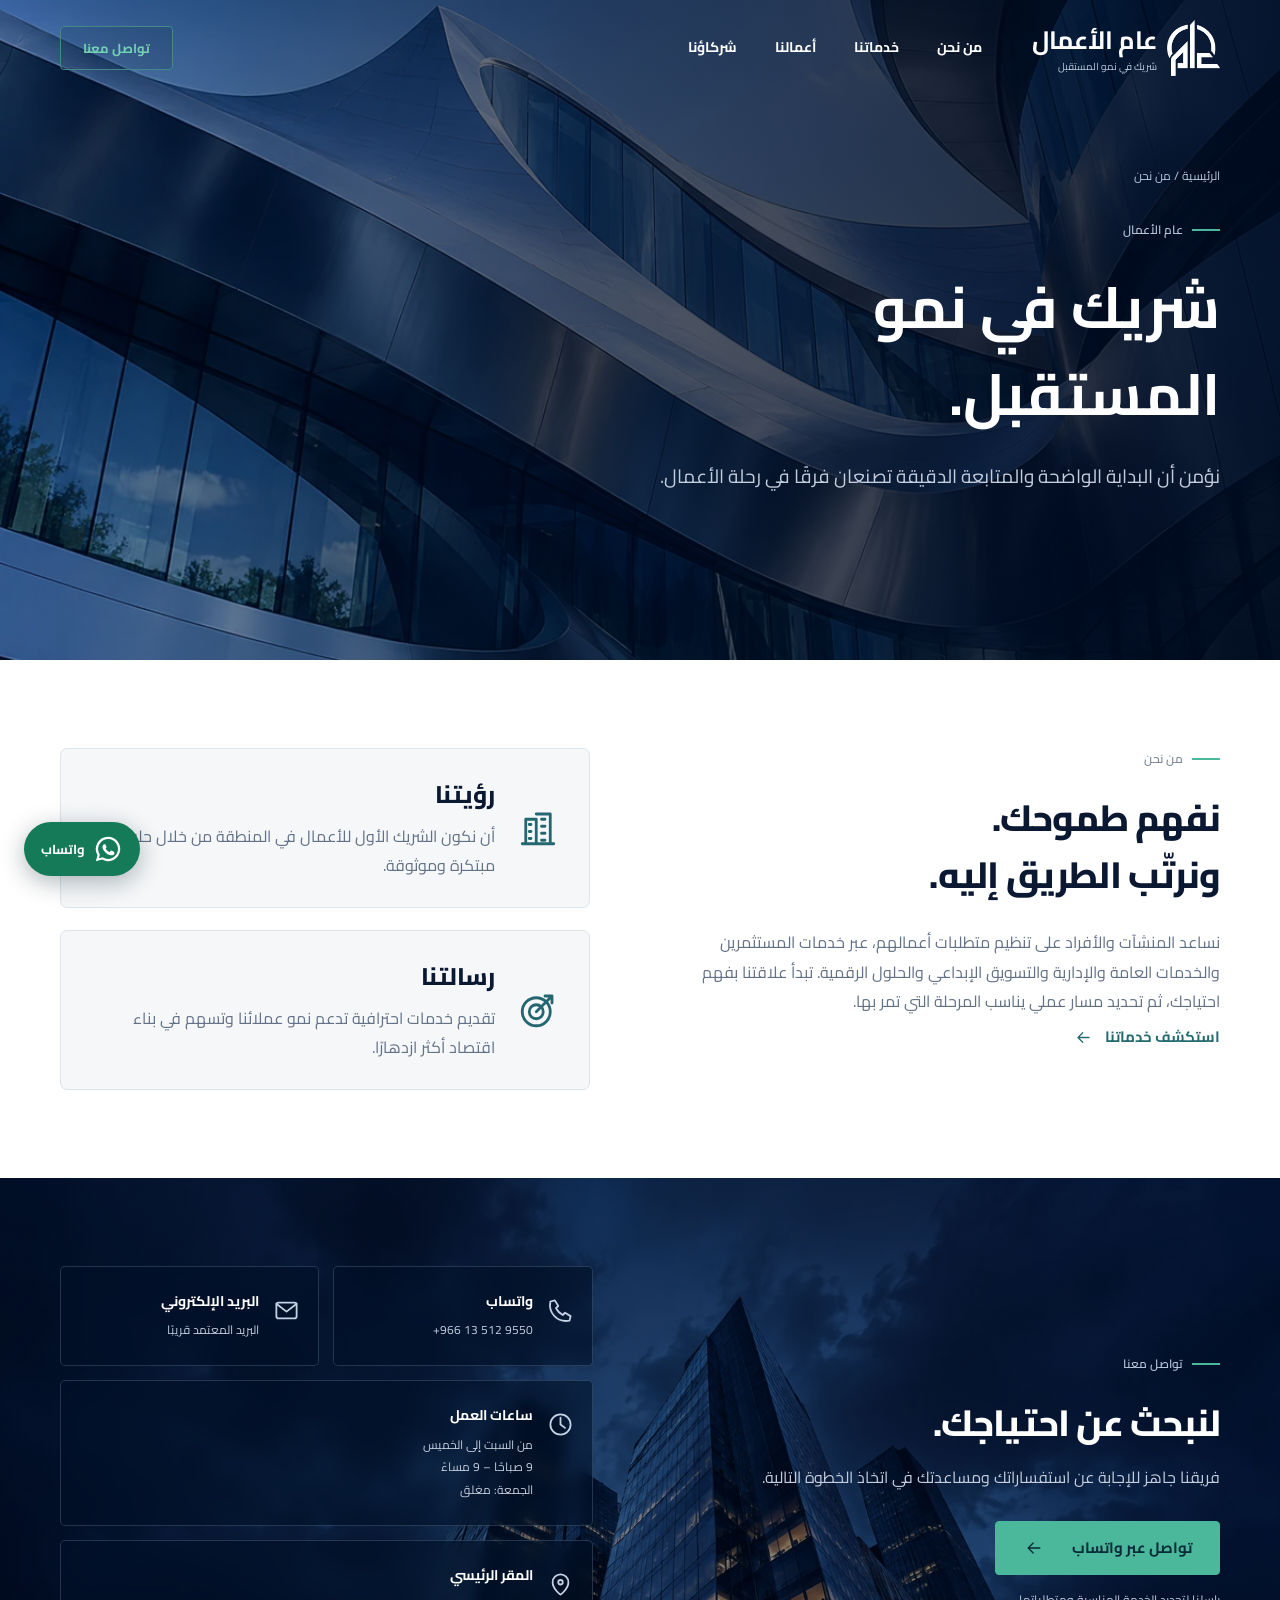
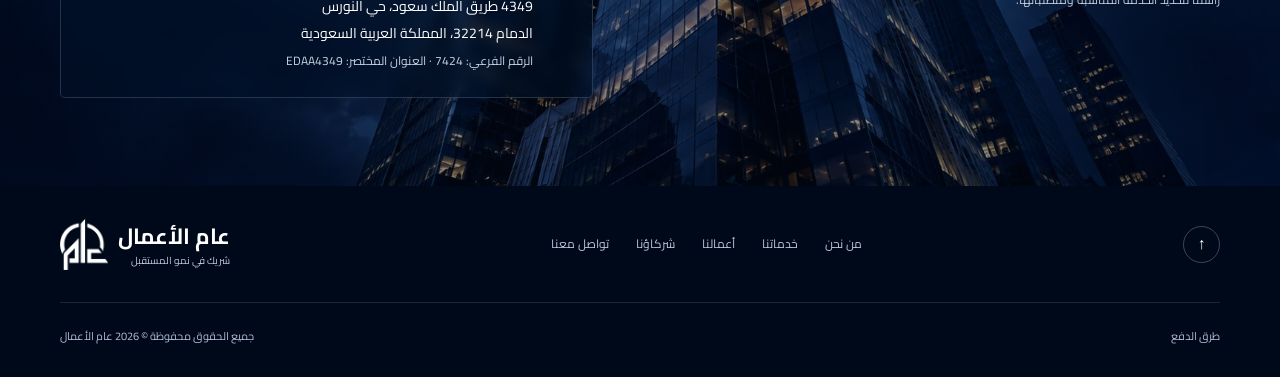
<file: about.html>
<!doctype html><html lang="ar" dir="rtl"><head><meta charset="utf-8"><meta name="viewport" content="width=device-width,initial-scale=1"><title>من نحن | عام الأعمال</title><meta name="description" content="عام الأعمال: شريك في تأسيس الأعمال ومتابعة تفاصيلها."><meta name="referrer" content="strict-origin-when-cross-origin"><meta http-equiv="Content-Security-Policy" content="default-src 'self'; script-src 'self'; style-src 'self' 'unsafe-inline'; img-src 'self' data:; font-src 'self'; connect-src 'self'; object-src 'none'; base-uri 'none'; form-action 'none'; frame-src 'self'"><meta name="theme-color" content="#000b20"><meta name="robots" content="index,follow"><meta property="og:title" content="من نحن | عام الأعمال"><meta property="og:description" content="عام الأعمال: شريك في تأسيس الأعمال ومتابعة تفاصيلها."><meta property="og:locale" content="ar_SA"><meta name="twitter:card" content="summary_large_image"><meta property="og:image:alt" content="عام الأعمال — حلول متكاملة للشركات والمستثمرين"><link rel="icon" href="./assets/logo-white.png"><link rel="preload" as="font" href="./assets/cairo-700.ttf" type="font/ttf" crossorigin><link rel="preload" as="image" href="./assets/service-general.webp"><link rel="stylesheet" href="./fonts.css?v=6d2d024beb01"><link rel="stylesheet" href="./style-v2.css?v=403db487d60a"><link rel="stylesheet" href="./catalog.css?v=6c42f865d65c"><link rel="stylesheet" href="./numbers.css?v=47277716c0b8"><script src="./boot.js?v=cf925089cf6a"></script><script src="./app-v2.js?v=1d3bf234aaa9" defer></script><script src="./catalog.js?v=0957629b7541" defer></script><script src="./numbers.js?v=8d70b601f599" defer></script><script src="./platform-forms.js?v=c6a5f6661afb" defer></script><link rel="canonical" href="https://kareem-cmd.github.io/aam-business/about.html"><meta property="og:url" content="https://kareem-cmd.github.io/aam-business/about.html"><meta property="og:type" content="website"><meta property="og:image" content="https://kareem-cmd.github.io/aam-business/assets/hero-v2.webp"></head><body><div class="route-curtain" aria-hidden="true"></div><a class="skip" href="#main">تجاوز إلى المحتوى</a><header class="site-header"><div class="wrap header-inner"><a class="brand" href="./index.html" aria-label="عام الأعمال — الرئيسية"><img src="./assets/logo-white.png" width="56" height="60" alt=""><span><strong>عام الأعمال</strong><small>شريك في نمو المستقبل</small></span></a><button class="menu-toggle" aria-expanded="false" aria-controls="navigation" aria-label="فتح القائمة"><span></span><span></span></button><nav id="navigation" aria-label="التنقل الرئيسي"><a href="./index.html#about">من نحن</a><a href="./services.html">خدماتنا</a><a href="./index.html#work">أعمالنا</a><a href="./index.html#partners">شركاؤنا</a><a class="button button-outline nav-contact" href="./index.html#contact">تواصل معنا</a></nav></div></header><main id="main"><section class="detail-hero dark"><img class="section-background" src="./assets/service-general.webp" alt="" width="1920" height="1080"><div class="wrap"><a class="breadcrumb" href="./index.html">الرئيسية / من نحن</a><p class="section-label">عام الأعمال</p><h1>شريك في نمو<br>المستقبل.</h1><p>نؤمن أن البداية الواضحة والمتابعة الدقيقة تصنعان فرقًا في رحلة الأعمال.</p></div></section><section class="section"><div class="wrap detail-grid"><div class="reveal"><p class="section-label">من نحن</p><h2>نفهم طموحك.<br>ونرتّب الطريق إليه.</h2><p>نساعد المنشآت والأفراد على تنظيم متطلبات أعمالهم، عبر خدمات المستثمرين والخدمات العامة والإدارية والتسويق الإبداعي والحلول الرقمية. تبدأ علاقتنا بفهم احتياجك، ثم تحديد مسار عملي يناسب المرحلة التي تمر بها.</p><a href="./index.html#services" class="text-link">استكشف خدماتنا <svg class="icon" viewBox="0 0 24 24" fill="none" stroke="currentColor" stroke-width="1.6" stroke-linecap="round" stroke-linejoin="round" aria-hidden="true"><path d="M19 12H5m6-6-6 6 6 6"/></svg></a></div><div class="purpose"><article class="reveal"><svg class="icon" viewBox="0 0 24 24" fill="none" stroke="currentColor" stroke-width="1.6" stroke-linecap="round" stroke-linejoin="round" aria-hidden="true"><path d="M3 21h18M5 21V7h6v14m0-17h8v17M7 10h1m-1 4h1m-1 4h1m6-11h2m-2 4h2m-2 4h2m-2 4h2"/></svg><div><h3>رؤيتنا</h3><p>أن نكون الشريك الأول للأعمال في المنطقة من خلال حلول مبتكرة وموثوقة.</p></div></article><article class="reveal"><svg class="icon" viewBox="0 0 24 24" fill="none" stroke="currentColor" stroke-width="1.6" stroke-linecap="round" stroke-linejoin="round" aria-hidden="true"><circle cx="11" cy="13" r="8"/><circle cx="11" cy="13" r="4"/><path d="m11 13 9-9m-4 0h4v4"/></svg><div><h3>رسالتنا</h3><p>تقديم خدمات احترافية تدعم نمو عملائنا وتسهم في بناء اقتصاد أكثر ازدهارًا.</p></div></article></div></div></section><section id="contact" class="contact dark"><img class="section-background" src="./assets/footer-v2.webp" alt="" width="1920" height="820" loading="lazy"><div class="wrap contact-grid"><div class="contact-copy reveal"><p class="section-label">تواصل معنا</p><h2>لنبحث عن احتياجك.</h2><p>فريقنا جاهز للإجابة عن استفساراتك ومساعدتك في اتخاذ الخطوة التالية.</p><a class="button button-green contact-button" href="https://wa.me/966135129550" target="_blank" rel="noopener noreferrer">تواصل عبر واتساب <svg class="icon" viewBox="0 0 24 24" fill="none" stroke="currentColor" stroke-width="1.6" stroke-linecap="round" stroke-linejoin="round" aria-hidden="true"><path d="M19 12H5m6-6-6 6 6 6"/></svg></a><p class="micro">راسلنا لتحديد الخدمة المناسبة ومتطلباتها.</p></div><div class="contact-cards stagger"><article class="reveal"><svg class="icon" viewBox="0 0 24 24" fill="none" stroke="currentColor" stroke-width="1.6" stroke-linecap="round" stroke-linejoin="round" aria-hidden="true"><path d="m7 3 3 5-2 2a14 14 0 0 0 6 6l2-2 5 3-1 4C9 23 1 14 3 4Z"/></svg><div><h3>واتساب</h3><p><a href="https://wa.me/966135129550" target="_blank" rel="noopener noreferrer" dir="ltr">+966 13 512 9550</a></p></div></article><article class="reveal"><svg class="icon" viewBox="0 0 24 24" fill="none" stroke="currentColor" stroke-width="1.6" stroke-linecap="round" stroke-linejoin="round" aria-hidden="true"><rect x="3" y="5" width="18" height="14" rx="2"/><path d="m3 6 9 7 9-7"/></svg><div><h3>البريد الإلكتروني</h3><p>البريد المعتمد قريبًا</p></div></article><article class="reveal contact-hours"><svg class="icon" viewBox="0 0 24 24" fill="none" stroke="currentColor" stroke-width="1.6" stroke-linecap="round" stroke-linejoin="round" aria-hidden="true"><circle cx="12" cy="12" r="9"/><path d="M12 6v6l4 3"/></svg><div><h3>ساعات العمل</h3><p>من السبت إلى الخميس<br>9 صباحًا – 9 مساءً<br>الجمعة: مغلق</p></div></article><article class="reveal contact-address"><svg class="icon" viewBox="0 0 24 24" fill="none" stroke="currentColor" stroke-width="1.6" stroke-linecap="round" stroke-linejoin="round" aria-hidden="true"><path d="M19 10c0 6-7 11-7 11S5 16 5 10a7 7 0 0 1 14 0Z"/><circle cx="12" cy="10" r="2"/></svg><div><h3>المقر الرئيسي</h3><address>4349 طريق الملك سعود، حي النورس<br>الدمام 32214، المملكة العربية السعودية<br><span>الرقم الفرعي: 7424 · العنوان المختصر: <bdi dir="ltr">EDAA4349</bdi></span></address></div></article></div></div></section></main><a class="floating-whatsapp" href="https://wa.me/966135129550" target="_blank" rel="noopener noreferrer" aria-label="تواصل مع عام الأعمال عبر واتساب"><svg viewBox="0 0 32 32" aria-hidden="true"><path fill="currentColor" d="M16 3a13 13 0 0 0-11.2 19.6L3 29l6.6-1.7A13 13 0 1 0 16 3Zm0 23.6a10.6 10.6 0 0 1-5.4-1.5l-.4-.2-3.9 1 1-3.8-.2-.4A10.6 10.6 0 1 1 16 26.6Zm5.8-7.9c-.3-.2-1.8-.9-2.1-1-.3-.1-.5-.2-.7.2-.2.3-.8 1-1 1.2-.2.2-.4.2-.7.1-1.6-.8-2.7-1.6-3.8-3.4-.3-.5.3-.5.8-1.5.1-.2 0-.4 0-.6l-.9-2.2c-.3-.6-.5-.5-.7-.5h-.6c-.2 0-.6.1-.9.4-.3.4-1.1 1.1-1.1 2.6s1.1 3 1.3 3.2c.1.2 2.2 3.4 5.4 4.8 2 .8 2.8.9 3.8.7.6-.1 1.8-.8 2.1-1.5.2-.7.2-1.3.1-1.5-.1-.2-.3-.3-.6-.4Z"/></svg><span>واتساب</span></a><footer class="dark"><div class="wrap"><div class="footer-top"><a class="brand" href="./index.html" aria-label="عام الأعمال — الرئيسية"><img src="./assets/logo-white.png" width="56" height="60" alt=""><span><strong>عام الأعمال</strong><small>شريك في نمو المستقبل</small></span></a><nav aria-label="روابط التذييل"><a href="./index.html#about">من نحن</a><a href="./services.html">خدماتنا</a><a href="./index.html#work">أعمالنا</a><a href="./index.html#partners">شركاؤنا</a><a href="./index.html#contact">تواصل معنا</a></nav><a class="back-top" href="#main" aria-label="العودة إلى الأعلى">↑</a></div><div class="footer-bottom"><span>جميع الحقوق محفوظة © 2026 عام الأعمال</span><a href="#payment-info">طرق الدفع</a></div></div></footer><dialog id="payment-info" aria-labelledby="payment-title"><button class="dialog-close" aria-label="إغلاق"><svg class="icon" viewBox="0 0 24 24" fill="none" stroke="currentColor" stroke-width="1.6" stroke-linecap="round" stroke-linejoin="round" aria-hidden="true"><path d="m6 6 12 12M6 18 18 6"/></svg></button><h2 id="payment-title">طرق الدفع</h2><p>نؤكد التكلفة وطريقة السداد بعد مراجعة طلبك.</p><div class="payment-brands"><span>الدفع الإلكتروني</span><span>تابي</span><span>تمارا</span></div><p>الدفع الإلكتروني وتابي وتمارا غير مفعّلين حاليًا. لا يتم تحصيل أي مبلغ من الموقع.</p></dialog><dialog id="contact-dialog" aria-labelledby="contact-title"><button class="dialog-close" aria-label="إغلاق"><svg class="icon" viewBox="0 0 24 24" fill="none" stroke="currentColor" stroke-width="1.6" stroke-linecap="round" stroke-linejoin="round" aria-hidden="true"><path d="m6 6 12 12M6 18 18 6"/></svg></button><p class="section-label">عام الأعمال</p><h2 id="contact-title">يسعدنا تواصلك.</h2><p>يمكنك التواصل معنا عبر واتساب على الرقم المعتمد +966 13 512 9550.</p><button class="button button-green dialog-dismiss">حسنًا</button></dialog></body></html>
</file>
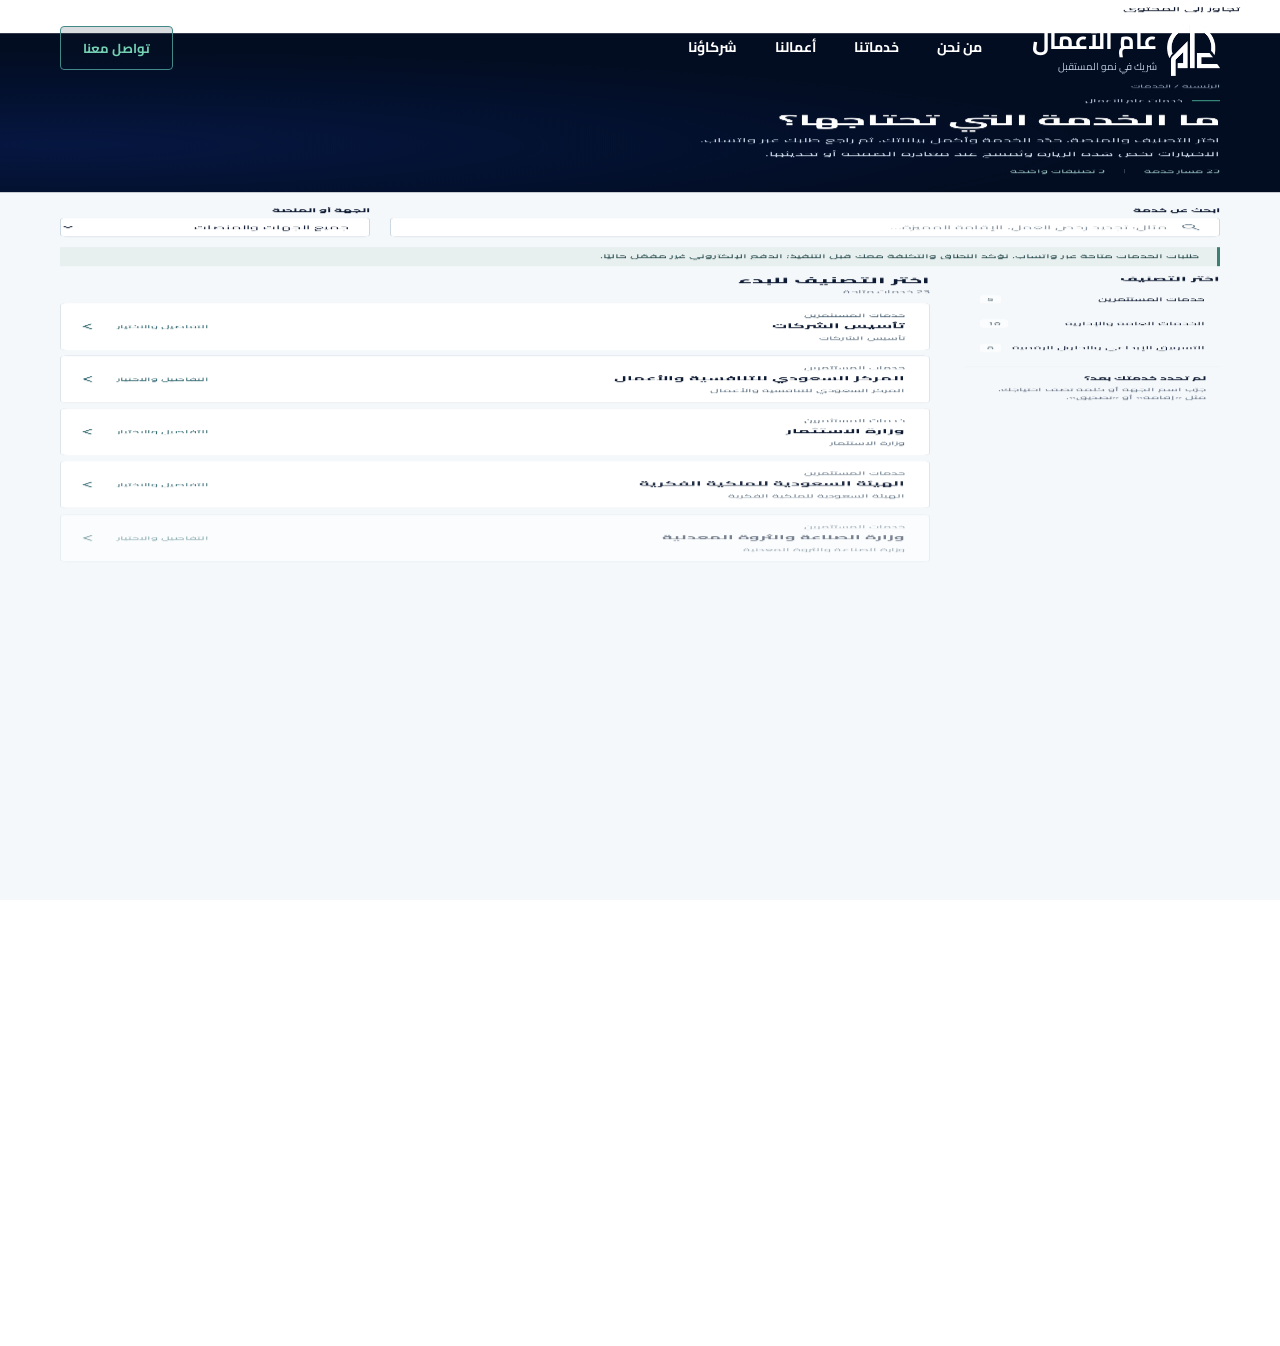
<file: company-formation.html>
<!doctype html><html lang="ar" dir="rtl"><head><meta charset="utf-8"><meta name="viewport" content="width=device-width,initial-scale=1"><title>دليل الخدمات | عام الأعمال</title><meta name="description" content="الخدمات المعتمدة والمحدثة لعام الأعمال"><meta name="referrer" content="strict-origin-when-cross-origin"><meta http-equiv="Content-Security-Policy" content="default-src 'self'; script-src 'self'; style-src 'self' 'unsafe-inline'; img-src 'self' data:; font-src 'self'; connect-src 'self'; object-src 'none'; base-uri 'none'; form-action 'none'; frame-src 'self'"><meta name="theme-color" content="#000b20"><meta name="robots" content="noindex,follow"><meta property="og:title" content="دليل الخدمات | عام الأعمال"><meta property="og:description" content="الخدمات المعتمدة والمحدثة لعام الأعمال"><meta property="og:locale" content="ar_SA"><meta name="twitter:card" content="summary_large_image"><meta property="og:image:alt" content="عام الأعمال — حلول متكاملة للشركات والمستثمرين"><link rel="icon" href="./assets/logo-white.png"><link rel="preload" as="font" href="./assets/cairo-700.ttf" type="font/ttf" crossorigin><link rel="stylesheet" href="./fonts.css?v=6d2d024beb01"><link rel="stylesheet" href="./style-v2.css?v=403db487d60a"><link rel="stylesheet" href="./catalog.css?v=6c42f865d65c"><link rel="stylesheet" href="./numbers.css?v=47277716c0b8"><script src="./boot.js?v=cf925089cf6a"></script><script src="./app-v2.js?v=1d3bf234aaa9" defer></script><script src="./catalog.js?v=0957629b7541" defer></script><script src="./numbers.js?v=8d70b601f599" defer></script><script src="./platform-forms.js?v=c6a5f6661afb" defer></script><meta http-equiv="refresh" content="0; url=./services.html?group=investors"><link rel="canonical" href="https://kareem-cmd.github.io/aam-business/services.html"><meta property="og:url" content="https://kareem-cmd.github.io/aam-business/company-formation.html"><meta property="og:type" content="website"><meta property="og:image" content="https://kareem-cmd.github.io/aam-business/assets/hero-v2.webp"></head><body><div class="route-curtain" aria-hidden="true"></div><a class="skip" href="#main">تجاوز إلى المحتوى</a><header class="site-header"><div class="wrap header-inner"><a class="brand" href="./index.html" aria-label="عام الأعمال — الرئيسية"><img src="./assets/logo-white.png" width="56" height="60" alt=""><span><strong>عام الأعمال</strong><small>شريك في نمو المستقبل</small></span></a><button class="menu-toggle" aria-expanded="false" aria-controls="navigation" aria-label="فتح القائمة"><span></span><span></span></button><nav id="navigation" aria-label="التنقل الرئيسي"><a href="./index.html#about">من نحن</a><a href="./services.html">خدماتنا</a><a href="./index.html#work">أعمالنا</a><a href="./index.html#partners">شركاؤنا</a><a class="button button-outline nav-contact" href="./index.html#contact">تواصل معنا</a></nav></div></header><main id="main"><section class="detail-hero dark"><div class="wrap"><h1>خدماتنا في مكان واحد</h1><p>انتقل إلى دليل الخدمات المعتمد لاختيار المنصة والخدمة المناسبة.</p><a class="button button-green" href="./services.html?group=investors">استعرض الخدمات</a></div></section></main><a class="floating-whatsapp" href="https://wa.me/966135129550" target="_blank" rel="noopener noreferrer" aria-label="تواصل مع عام الأعمال عبر واتساب"><svg viewBox="0 0 32 32" aria-hidden="true"><path fill="currentColor" d="M16 3a13 13 0 0 0-11.2 19.6L3 29l6.6-1.7A13 13 0 1 0 16 3Zm0 23.6a10.6 10.6 0 0 1-5.4-1.5l-.4-.2-3.9 1 1-3.8-.2-.4A10.6 10.6 0 1 1 16 26.6Zm5.8-7.9c-.3-.2-1.8-.9-2.1-1-.3-.1-.5-.2-.7.2-.2.3-.8 1-1 1.2-.2.2-.4.2-.7.1-1.6-.8-2.7-1.6-3.8-3.4-.3-.5.3-.5.8-1.5.1-.2 0-.4 0-.6l-.9-2.2c-.3-.6-.5-.5-.7-.5h-.6c-.2 0-.6.1-.9.4-.3.4-1.1 1.1-1.1 2.6s1.1 3 1.3 3.2c.1.2 2.2 3.4 5.4 4.8 2 .8 2.8.9 3.8.7.6-.1 1.8-.8 2.1-1.5.2-.7.2-1.3.1-1.5-.1-.2-.3-.3-.6-.4Z"/></svg><span>واتساب</span></a><footer class="dark"><div class="wrap"><div class="footer-top"><a class="brand" href="./index.html" aria-label="عام الأعمال — الرئيسية"><img src="./assets/logo-white.png" width="56" height="60" alt=""><span><strong>عام الأعمال</strong><small>شريك في نمو المستقبل</small></span></a><nav aria-label="روابط التذييل"><a href="./index.html#about">من نحن</a><a href="./services.html">خدماتنا</a><a href="./index.html#work">أعمالنا</a><a href="./index.html#partners">شركاؤنا</a><a href="./index.html#contact">تواصل معنا</a></nav><a class="back-top" href="#main" aria-label="العودة إلى الأعلى">↑</a></div><div class="footer-bottom"><span>جميع الحقوق محفوظة © 2026 عام الأعمال</span><a href="#payment-info">طرق الدفع</a></div></div></footer><dialog id="payment-info" aria-labelledby="payment-title"><button class="dialog-close" aria-label="إغلاق"><svg class="icon" viewBox="0 0 24 24" fill="none" stroke="currentColor" stroke-width="1.6" stroke-linecap="round" stroke-linejoin="round" aria-hidden="true"><path d="m6 6 12 12M6 18 18 6"/></svg></button><h2 id="payment-title">طرق الدفع</h2><p>نؤكد التكلفة وطريقة السداد بعد مراجعة طلبك.</p><div class="payment-brands"><span>الدفع الإلكتروني</span><span>تابي</span><span>تمارا</span></div><p>الدفع الإلكتروني وتابي وتمارا غير مفعّلين حاليًا. لا يتم تحصيل أي مبلغ من الموقع.</p></dialog><dialog id="contact-dialog" aria-labelledby="contact-title"><button class="dialog-close" aria-label="إغلاق"><svg class="icon" viewBox="0 0 24 24" fill="none" stroke="currentColor" stroke-width="1.6" stroke-linecap="round" stroke-linejoin="round" aria-hidden="true"><path d="m6 6 12 12M6 18 18 6"/></svg></button><p class="section-label">عام الأعمال</p><h2 id="contact-title">يسعدنا تواصلك.</h2><p>يمكنك التواصل معنا عبر واتساب على الرقم المعتمد +966 13 512 9550.</p><button class="button button-green dialog-dismiss">حسنًا</button></dialog></body></html>
</file>
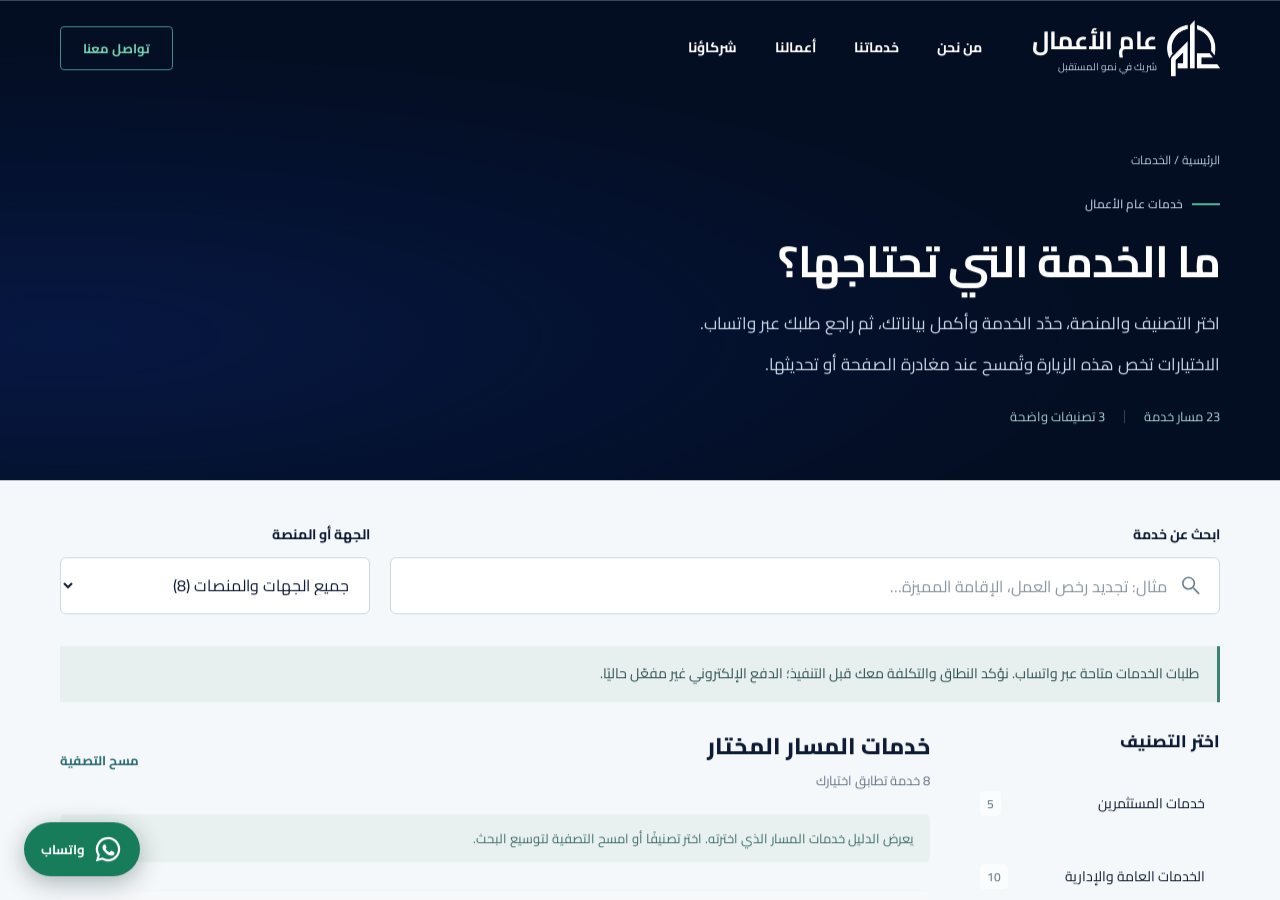
<file: consulting.html>
<!doctype html><html lang="ar" dir="rtl"><head><meta charset="utf-8"><meta name="viewport" content="width=device-width,initial-scale=1"><title>دليل الخدمات | عام الأعمال</title><meta name="description" content="الخدمات المعتمدة والمحدثة لعام الأعمال"><meta name="referrer" content="strict-origin-when-cross-origin"><meta http-equiv="Content-Security-Policy" content="default-src 'self'; script-src 'self'; style-src 'self' 'unsafe-inline'; img-src 'self' data:; font-src 'self'; connect-src 'self'; object-src 'none'; base-uri 'none'; form-action 'none'; frame-src 'self'"><meta name="theme-color" content="#000b20"><meta name="robots" content="noindex,follow"><meta property="og:title" content="دليل الخدمات | عام الأعمال"><meta property="og:description" content="الخدمات المعتمدة والمحدثة لعام الأعمال"><meta property="og:locale" content="ar_SA"><meta name="twitter:card" content="summary_large_image"><meta property="og:image:alt" content="عام الأعمال — حلول متكاملة للشركات والمستثمرين"><link rel="icon" href="./assets/logo-white.png"><link rel="preload" as="font" href="./assets/cairo-700.ttf" type="font/ttf" crossorigin><link rel="stylesheet" href="./fonts.css?v=6d2d024beb01"><link rel="stylesheet" href="./style-v2.css?v=403db487d60a"><link rel="stylesheet" href="./catalog.css?v=6c42f865d65c"><link rel="stylesheet" href="./numbers.css?v=47277716c0b8"><script src="./boot.js?v=cf925089cf6a"></script><script src="./app-v2.js?v=1d3bf234aaa9" defer></script><script src="./catalog.js?v=0957629b7541" defer></script><script src="./numbers.js?v=8d70b601f599" defer></script><script src="./platform-forms.js?v=c6a5f6661afb" defer></script><meta http-equiv="refresh" content="0; url=./services.html?group=marketing"><link rel="canonical" href="https://kareem-cmd.github.io/aam-business/services.html"><meta property="og:url" content="https://kareem-cmd.github.io/aam-business/consulting.html"><meta property="og:type" content="website"><meta property="og:image" content="https://kareem-cmd.github.io/aam-business/assets/hero-v2.webp"></head><body><div class="route-curtain" aria-hidden="true"></div><a class="skip" href="#main">تجاوز إلى المحتوى</a><header class="site-header"><div class="wrap header-inner"><a class="brand" href="./index.html" aria-label="عام الأعمال — الرئيسية"><img src="./assets/logo-white.png" width="56" height="60" alt=""><span><strong>عام الأعمال</strong><small>شريك في نمو المستقبل</small></span></a><button class="menu-toggle" aria-expanded="false" aria-controls="navigation" aria-label="فتح القائمة"><span></span><span></span></button><nav id="navigation" aria-label="التنقل الرئيسي"><a href="./index.html#about">من نحن</a><a href="./services.html">خدماتنا</a><a href="./index.html#work">أعمالنا</a><a href="./index.html#partners">شركاؤنا</a><a class="button button-outline nav-contact" href="./index.html#contact">تواصل معنا</a></nav></div></header><main id="main"><section class="detail-hero dark"><div class="wrap"><h1>خدماتنا في مكان واحد</h1><p>انتقل إلى دليل الخدمات المعتمد لاختيار المنصة والخدمة المناسبة.</p><a class="button button-green" href="./services.html?group=marketing">استعرض الخدمات</a></div></section></main><a class="floating-whatsapp" href="https://wa.me/966135129550" target="_blank" rel="noopener noreferrer" aria-label="تواصل مع عام الأعمال عبر واتساب"><svg viewBox="0 0 32 32" aria-hidden="true"><path fill="currentColor" d="M16 3a13 13 0 0 0-11.2 19.6L3 29l6.6-1.7A13 13 0 1 0 16 3Zm0 23.6a10.6 10.6 0 0 1-5.4-1.5l-.4-.2-3.9 1 1-3.8-.2-.4A10.6 10.6 0 1 1 16 26.6Zm5.8-7.9c-.3-.2-1.8-.9-2.1-1-.3-.1-.5-.2-.7.2-.2.3-.8 1-1 1.2-.2.2-.4.2-.7.1-1.6-.8-2.7-1.6-3.8-3.4-.3-.5.3-.5.8-1.5.1-.2 0-.4 0-.6l-.9-2.2c-.3-.6-.5-.5-.7-.5h-.6c-.2 0-.6.1-.9.4-.3.4-1.1 1.1-1.1 2.6s1.1 3 1.3 3.2c.1.2 2.2 3.4 5.4 4.8 2 .8 2.8.9 3.8.7.6-.1 1.8-.8 2.1-1.5.2-.7.2-1.3.1-1.5-.1-.2-.3-.3-.6-.4Z"/></svg><span>واتساب</span></a><footer class="dark"><div class="wrap"><div class="footer-top"><a class="brand" href="./index.html" aria-label="عام الأعمال — الرئيسية"><img src="./assets/logo-white.png" width="56" height="60" alt=""><span><strong>عام الأعمال</strong><small>شريك في نمو المستقبل</small></span></a><nav aria-label="روابط التذييل"><a href="./index.html#about">من نحن</a><a href="./services.html">خدماتنا</a><a href="./index.html#work">أعمالنا</a><a href="./index.html#partners">شركاؤنا</a><a href="./index.html#contact">تواصل معنا</a></nav><a class="back-top" href="#main" aria-label="العودة إلى الأعلى">↑</a></div><div class="footer-bottom"><span>جميع الحقوق محفوظة © 2026 عام الأعمال</span><a href="#payment-info">طرق الدفع</a></div></div></footer><dialog id="payment-info" aria-labelledby="payment-title"><button class="dialog-close" aria-label="إغلاق"><svg class="icon" viewBox="0 0 24 24" fill="none" stroke="currentColor" stroke-width="1.6" stroke-linecap="round" stroke-linejoin="round" aria-hidden="true"><path d="m6 6 12 12M6 18 18 6"/></svg></button><h2 id="payment-title">طرق الدفع</h2><p>نؤكد التكلفة وطريقة السداد بعد مراجعة طلبك.</p><div class="payment-brands"><span>الدفع الإلكتروني</span><span>تابي</span><span>تمارا</span></div><p>الدفع الإلكتروني وتابي وتمارا غير مفعّلين حاليًا. لا يتم تحصيل أي مبلغ من الموقع.</p></dialog><dialog id="contact-dialog" aria-labelledby="contact-title"><button class="dialog-close" aria-label="إغلاق"><svg class="icon" viewBox="0 0 24 24" fill="none" stroke="currentColor" stroke-width="1.6" stroke-linecap="round" stroke-linejoin="round" aria-hidden="true"><path d="m6 6 12 12M6 18 18 6"/></svg></button><p class="section-label">عام الأعمال</p><h2 id="contact-title">يسعدنا تواصلك.</h2><p>يمكنك التواصل معنا عبر واتساب على الرقم المعتمد +966 13 512 9550.</p><button class="button button-green dialog-dismiss">حسنًا</button></dialog></body></html>
</file>
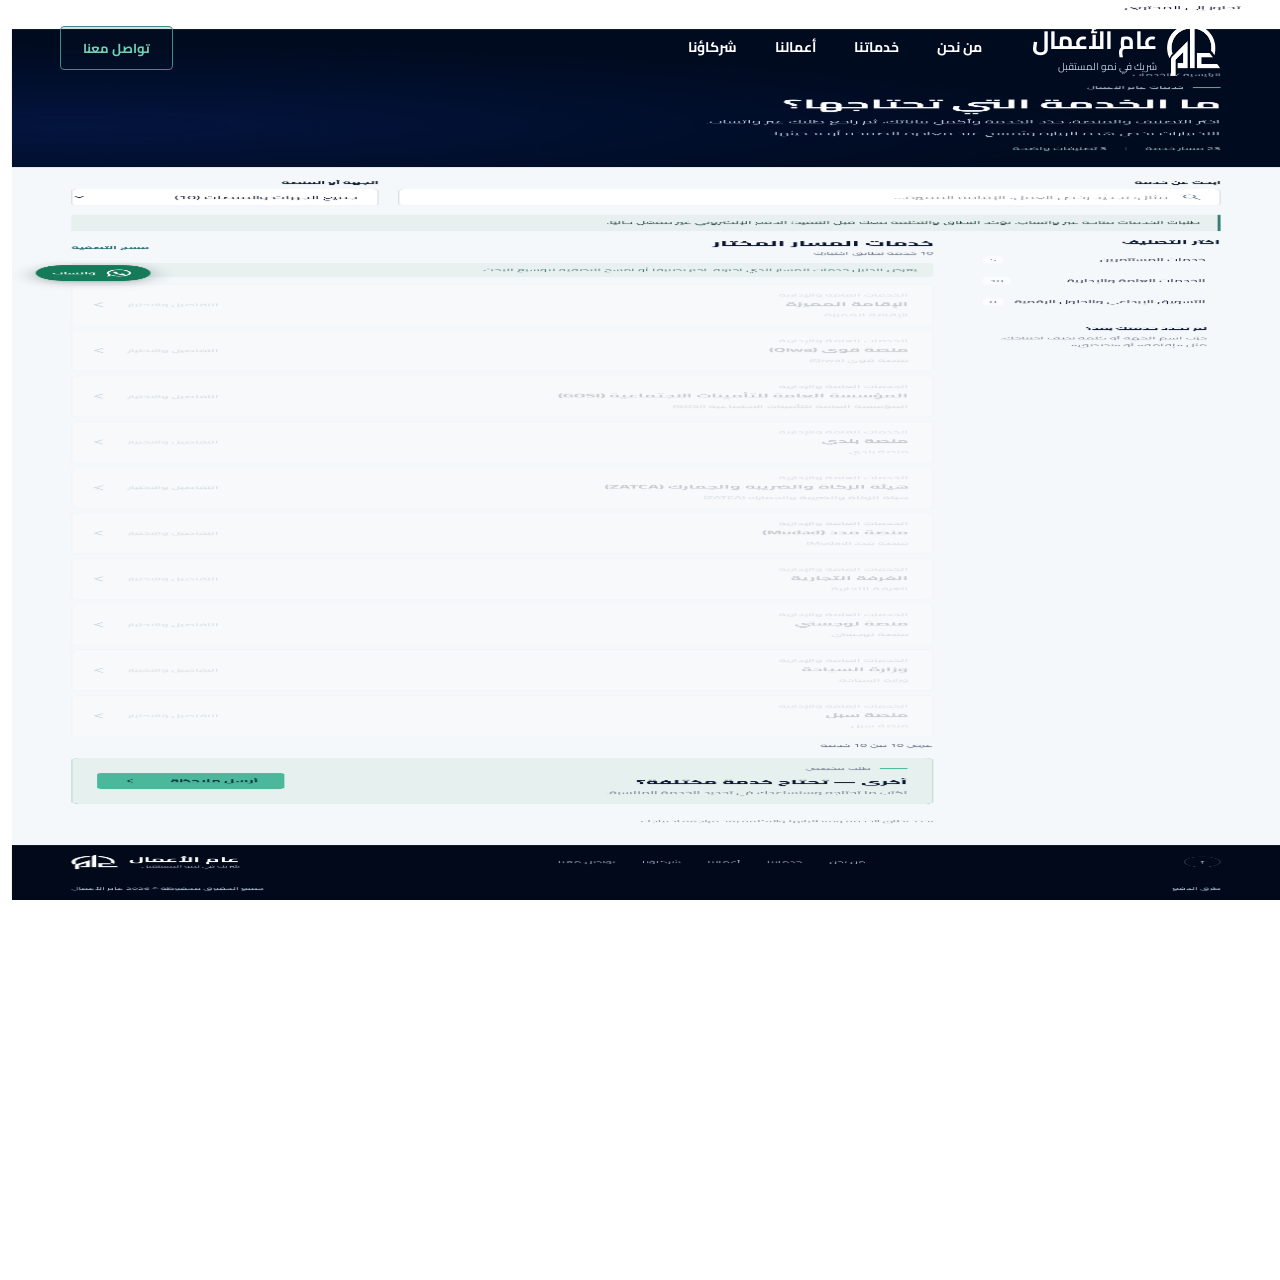
<file: general-services.html>
<!doctype html><html lang="ar" dir="rtl"><head><meta charset="utf-8"><meta name="viewport" content="width=device-width,initial-scale=1"><title>دليل الخدمات | عام الأعمال</title><meta name="description" content="الخدمات المعتمدة والمحدثة لعام الأعمال"><meta name="referrer" content="strict-origin-when-cross-origin"><meta http-equiv="Content-Security-Policy" content="default-src 'self'; script-src 'self'; style-src 'self' 'unsafe-inline'; img-src 'self' data:; font-src 'self'; connect-src 'self'; object-src 'none'; base-uri 'none'; form-action 'none'; frame-src 'self'"><meta name="theme-color" content="#000b20"><meta name="robots" content="noindex,follow"><meta property="og:title" content="دليل الخدمات | عام الأعمال"><meta property="og:description" content="الخدمات المعتمدة والمحدثة لعام الأعمال"><meta property="og:locale" content="ar_SA"><meta name="twitter:card" content="summary_large_image"><meta property="og:image:alt" content="عام الأعمال — حلول متكاملة للشركات والمستثمرين"><link rel="icon" href="./assets/logo-white.png"><link rel="preload" as="font" href="./assets/cairo-700.ttf" type="font/ttf" crossorigin><link rel="stylesheet" href="./fonts.css?v=6d2d024beb01"><link rel="stylesheet" href="./style-v2.css?v=403db487d60a"><link rel="stylesheet" href="./catalog.css?v=6c42f865d65c"><link rel="stylesheet" href="./numbers.css?v=47277716c0b8"><script src="./boot.js?v=cf925089cf6a"></script><script src="./app-v2.js?v=1d3bf234aaa9" defer></script><script src="./catalog.js?v=0957629b7541" defer></script><script src="./numbers.js?v=8d70b601f599" defer></script><script src="./platform-forms.js?v=c6a5f6661afb" defer></script><meta http-equiv="refresh" content="0; url=./services.html?group=general"><link rel="canonical" href="https://kareem-cmd.github.io/aam-business/services.html"><meta property="og:url" content="https://kareem-cmd.github.io/aam-business/general-services.html"><meta property="og:type" content="website"><meta property="og:image" content="https://kareem-cmd.github.io/aam-business/assets/hero-v2.webp"></head><body><div class="route-curtain" aria-hidden="true"></div><a class="skip" href="#main">تجاوز إلى المحتوى</a><header class="site-header"><div class="wrap header-inner"><a class="brand" href="./index.html" aria-label="عام الأعمال — الرئيسية"><img src="./assets/logo-white.png" width="56" height="60" alt=""><span><strong>عام الأعمال</strong><small>شريك في نمو المستقبل</small></span></a><button class="menu-toggle" aria-expanded="false" aria-controls="navigation" aria-label="فتح القائمة"><span></span><span></span></button><nav id="navigation" aria-label="التنقل الرئيسي"><a href="./index.html#about">من نحن</a><a href="./services.html">خدماتنا</a><a href="./index.html#work">أعمالنا</a><a href="./index.html#partners">شركاؤنا</a><a class="button button-outline nav-contact" href="./index.html#contact">تواصل معنا</a></nav></div></header><main id="main"><section class="detail-hero dark"><div class="wrap"><h1>خدماتنا في مكان واحد</h1><p>انتقل إلى دليل الخدمات المعتمد لاختيار المنصة والخدمة المناسبة.</p><a class="button button-green" href="./services.html?group=general">استعرض الخدمات</a></div></section></main><a class="floating-whatsapp" href="https://wa.me/966135129550" target="_blank" rel="noopener noreferrer" aria-label="تواصل مع عام الأعمال عبر واتساب"><svg viewBox="0 0 32 32" aria-hidden="true"><path fill="currentColor" d="M16 3a13 13 0 0 0-11.2 19.6L3 29l6.6-1.7A13 13 0 1 0 16 3Zm0 23.6a10.6 10.6 0 0 1-5.4-1.5l-.4-.2-3.9 1 1-3.8-.2-.4A10.6 10.6 0 1 1 16 26.6Zm5.8-7.9c-.3-.2-1.8-.9-2.1-1-.3-.1-.5-.2-.7.2-.2.3-.8 1-1 1.2-.2.2-.4.2-.7.1-1.6-.8-2.7-1.6-3.8-3.4-.3-.5.3-.5.8-1.5.1-.2 0-.4 0-.6l-.9-2.2c-.3-.6-.5-.5-.7-.5h-.6c-.2 0-.6.1-.9.4-.3.4-1.1 1.1-1.1 2.6s1.1 3 1.3 3.2c.1.2 2.2 3.4 5.4 4.8 2 .8 2.8.9 3.8.7.6-.1 1.8-.8 2.1-1.5.2-.7.2-1.3.1-1.5-.1-.2-.3-.3-.6-.4Z"/></svg><span>واتساب</span></a><footer class="dark"><div class="wrap"><div class="footer-top"><a class="brand" href="./index.html" aria-label="عام الأعمال — الرئيسية"><img src="./assets/logo-white.png" width="56" height="60" alt=""><span><strong>عام الأعمال</strong><small>شريك في نمو المستقبل</small></span></a><nav aria-label="روابط التذييل"><a href="./index.html#about">من نحن</a><a href="./services.html">خدماتنا</a><a href="./index.html#work">أعمالنا</a><a href="./index.html#partners">شركاؤنا</a><a href="./index.html#contact">تواصل معنا</a></nav><a class="back-top" href="#main" aria-label="العودة إلى الأعلى">↑</a></div><div class="footer-bottom"><span>جميع الحقوق محفوظة © 2026 عام الأعمال</span><a href="#payment-info">طرق الدفع</a></div></div></footer><dialog id="payment-info" aria-labelledby="payment-title"><button class="dialog-close" aria-label="إغلاق"><svg class="icon" viewBox="0 0 24 24" fill="none" stroke="currentColor" stroke-width="1.6" stroke-linecap="round" stroke-linejoin="round" aria-hidden="true"><path d="m6 6 12 12M6 18 18 6"/></svg></button><h2 id="payment-title">طرق الدفع</h2><p>نؤكد التكلفة وطريقة السداد بعد مراجعة طلبك.</p><div class="payment-brands"><span>الدفع الإلكتروني</span><span>تابي</span><span>تمارا</span></div><p>الدفع الإلكتروني وتابي وتمارا غير مفعّلين حاليًا. لا يتم تحصيل أي مبلغ من الموقع.</p></dialog><dialog id="contact-dialog" aria-labelledby="contact-title"><button class="dialog-close" aria-label="إغلاق"><svg class="icon" viewBox="0 0 24 24" fill="none" stroke="currentColor" stroke-width="1.6" stroke-linecap="round" stroke-linejoin="round" aria-hidden="true"><path d="m6 6 12 12M6 18 18 6"/></svg></button><p class="section-label">عام الأعمال</p><h2 id="contact-title">يسعدنا تواصلك.</h2><p>يمكنك التواصل معنا عبر واتساب على الرقم المعتمد +966 13 512 9550.</p><button class="button button-green dialog-dismiss">حسنًا</button></dialog></body></html>
</file>
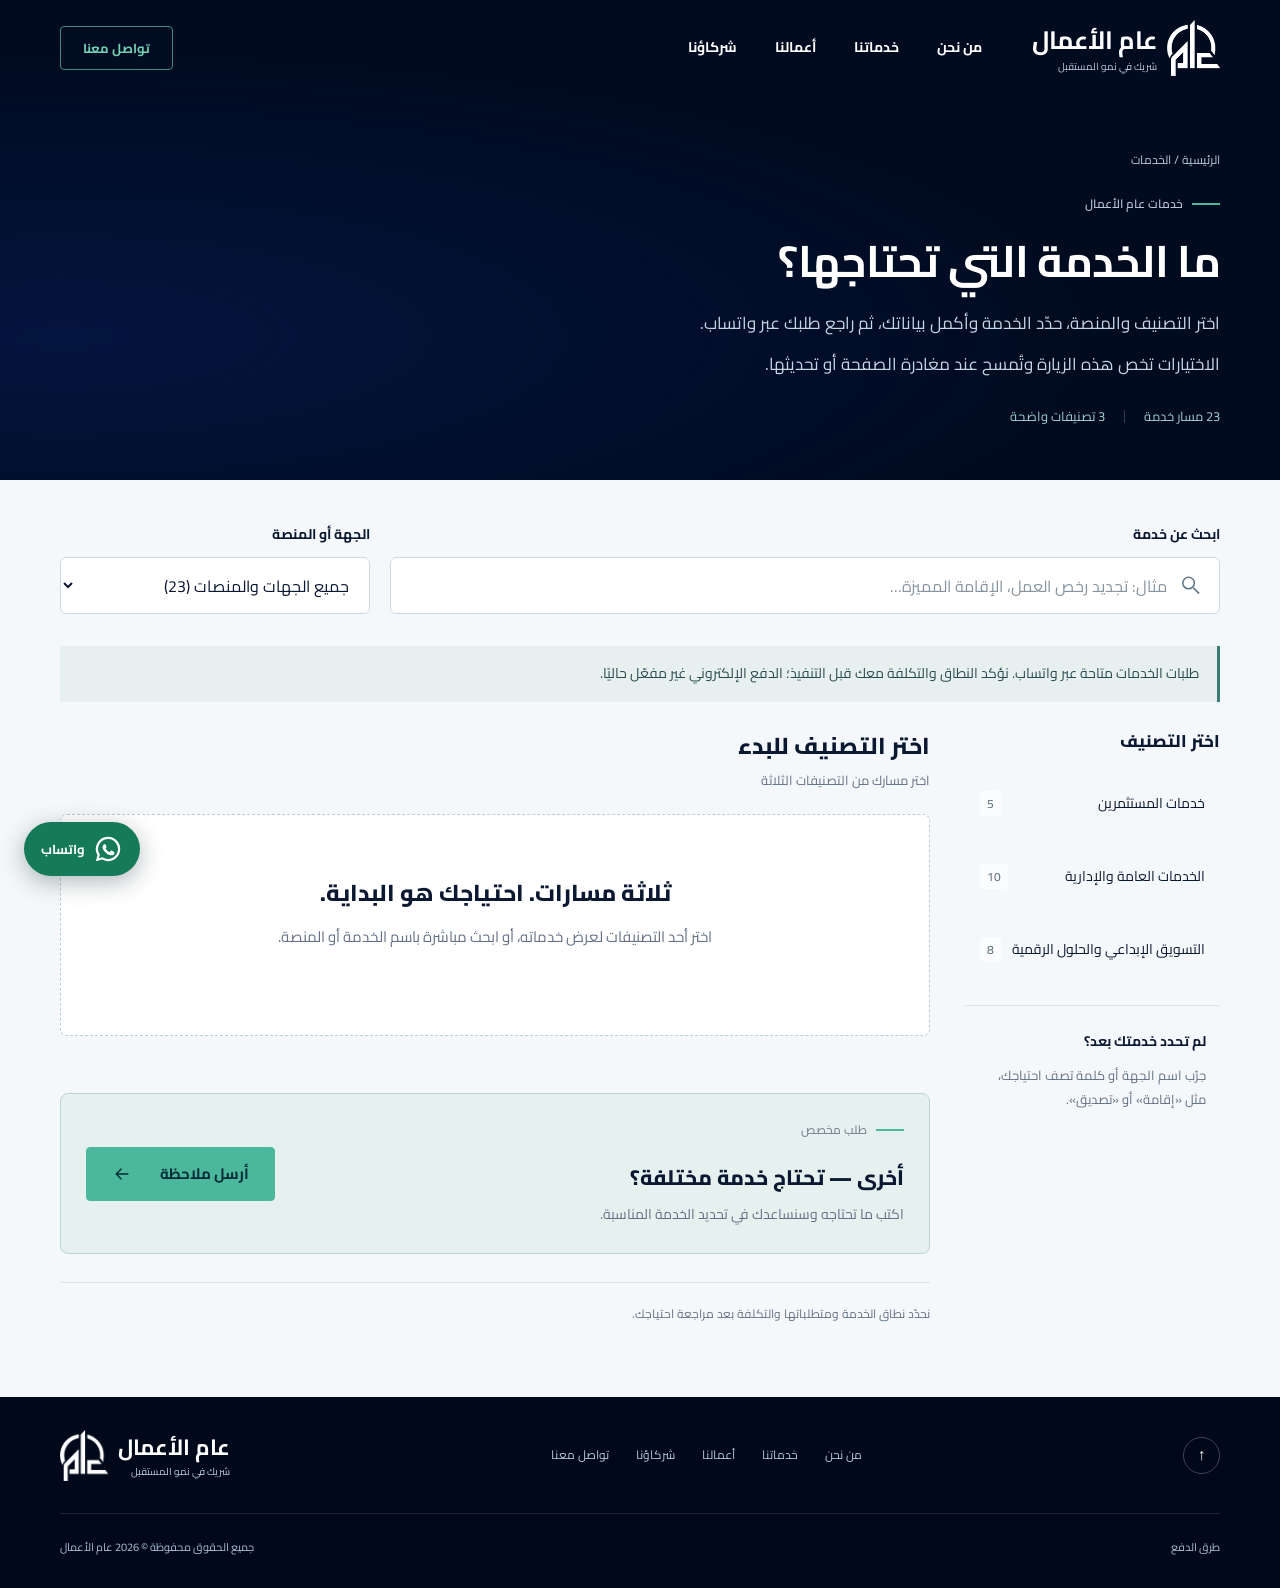
<file: services.html>
<!doctype html><html lang="ar" dir="rtl"><head><meta charset="utf-8"><meta name="viewport" content="width=device-width,initial-scale=1"><title>دليل الخدمات | عام الأعمال</title><meta name="description" content="23 مسارًا للخدمات مرتبة في 3 تصنيفات. ابحث واختر الخدمة المناسبة بحسب احتياجك والجهة أو المنصة."><meta name="referrer" content="strict-origin-when-cross-origin"><meta http-equiv="Content-Security-Policy" content="default-src 'self'; script-src 'self'; style-src 'self' 'unsafe-inline'; img-src 'self' data:; font-src 'self'; connect-src 'self'; object-src 'none'; base-uri 'none'; form-action 'none'; frame-src 'self'"><meta name="theme-color" content="#000b20"><meta name="robots" content="index,follow"><meta property="og:title" content="دليل الخدمات | عام الأعمال"><meta property="og:description" content="23 مسارًا للخدمات مرتبة في 3 تصنيفات. ابحث واختر الخدمة المناسبة بحسب احتياجك والجهة أو المنصة."><meta property="og:locale" content="ar_SA"><meta name="twitter:card" content="summary_large_image"><meta property="og:image:alt" content="عام الأعمال — حلول متكاملة للشركات والمستثمرين"><link rel="icon" href="./assets/logo-white.png"><link rel="preload" as="font" href="./assets/cairo-700.ttf" type="font/ttf" crossorigin><link rel="stylesheet" href="./fonts.css?v=6d2d024beb01"><link rel="stylesheet" href="./style-v2.css?v=403db487d60a"><link rel="stylesheet" href="./catalog.css?v=6c42f865d65c"><link rel="stylesheet" href="./numbers.css?v=47277716c0b8"><script src="./boot.js?v=cf925089cf6a"></script><script src="./app-v2.js?v=1d3bf234aaa9" defer></script><script src="./catalog.js?v=0957629b7541" defer></script><script src="./numbers.js?v=8d70b601f599" defer></script><script src="./platform-forms.js?v=c6a5f6661afb" defer></script><link rel="canonical" href="https://kareem-cmd.github.io/aam-business/services.html"><meta property="og:url" content="https://kareem-cmd.github.io/aam-business/services.html"><meta property="og:type" content="website"><meta property="og:image" content="https://kareem-cmd.github.io/aam-business/assets/hero-v2.webp"></head><body><div class="route-curtain" aria-hidden="true"></div><a class="skip" href="#main">تجاوز إلى المحتوى</a><header class="site-header"><div class="wrap header-inner"><a class="brand" href="./index.html" aria-label="عام الأعمال — الرئيسية"><img src="./assets/logo-white.png" width="56" height="60" alt=""><span><strong>عام الأعمال</strong><small>شريك في نمو المستقبل</small></span></a><button class="menu-toggle" aria-expanded="false" aria-controls="navigation" aria-label="فتح القائمة"><span></span><span></span></button><nav id="navigation" aria-label="التنقل الرئيسي"><a href="./index.html#about">من نحن</a><a href="./services.html">خدماتنا</a><a href="./index.html#work">أعمالنا</a><a href="./index.html#partners">شركاؤنا</a><a class="button button-outline nav-contact" href="./index.html#contact">تواصل معنا</a></nav></div></header><main id="main"><section class="catalog-intro dark"><div class="wrap"><a href="./index.html" class="breadcrumb">الرئيسية / الخدمات</a><p class="section-label">خدمات عام الأعمال</p><h1>ما الخدمة التي تحتاجها؟</h1><p>اختر التصنيف والمنصة، حدّد الخدمة وأكمل بياناتك، ثم راجع طلبك عبر واتساب.</p><p class="catalog-session-note">الاختيارات تخص هذه الزيارة وتُمسح عند مغادرة الصفحة أو تحديثها.</p><div class="catalog-facts"><span>23 مسار خدمة</span><i></i><span>3 تصنيفات واضحة</span></div></div></section><section class="catalog-section"><div class="wrap"><div class="catalog-toolbar"><div class="search-field"><label for="service-search">ابحث عن خدمة</label><div><svg class="icon" viewBox="0 0 24 24" fill="none" stroke="currentColor" stroke-width="1.6" aria-hidden="true"><circle cx="10" cy="10" r="6"/><path d="m15 15 6 6"/></svg><input id="service-search" type="search" placeholder="مثال: تجديد رخص العمل، الإقامة المميزة…" autocomplete="off" maxlength="120" aria-controls="service-results"></div></div><div class="provider-field"><label for="service-provider">الجهة أو المنصة</label><select id="service-provider"><option value="">جميع الجهات والمنصات</option><option value="تأسيس الشركات">تأسيس الشركات</option><option value="المركز السعودي للتنافسية والأعمال">المركز السعودي للتنافسية والأعمال</option><option value="وزارة الاستثمار">وزارة الاستثمار</option><option value="الهيئة السعودية للملكية الفكرية">الهيئة السعودية للملكية الفكرية</option><option value="وزارة الصناعة والثروة المعدنية">وزارة الصناعة والثروة المعدنية</option><option value="الإقامة المميزة">الإقامة المميزة</option><option value="منصة قوى (Qiwa)">منصة قوى (Qiwa)</option><option value="المؤسسة العامة للتأمينات الاجتماعية (GOSI)">المؤسسة العامة للتأمينات الاجتماعية (GOSI)</option><option value="منصة بلدي">منصة بلدي</option><option value="هيئة الزكاة والضريبة والجمارك (ZATCA)">هيئة الزكاة والضريبة والجمارك (ZATCA)</option><option value="منصة مدد (Mudad)">منصة مدد (Mudad)</option><option value="الغرفة التجارية">الغرفة التجارية</option><option value="منصة لوجستي">منصة لوجستي</option><option value="وزارة السياحة">وزارة السياحة</option><option value="منصة سبل">منصة سبل</option><option value="حسب احتياج المشروع">حسب احتياج المشروع</option><option value="Instagram · TikTok · LinkedIn وغيرها حسب الجمهور">Instagram · TikTok · LinkedIn وغيرها حسب الجمهور</option><option value="حسب قنوات النشر ونوع الإنتاج">حسب قنوات النشر ونوع الإنتاج</option><option value="Google Ads · Meta وغيرها حسب الخطة">Google Ads · Meta وغيرها حسب الخطة</option><option value="المنصة والتقنيات المناسبة للمشروع">المنصة والتقنيات المناسبة للمشروع</option><option value="أدوات البحث والتحليلات وإدارة العملاء حسب المشروع">أدوات البحث والتحليلات وإدارة العملاء حسب المشروع</option></select></div></div><p class="checkout-availability">طلبات الخدمات متاحة عبر واتساب. نؤكد النطاق والتكلفة معك قبل التنفيذ؛ الدفع الإلكتروني غير مفعّل حاليًا.</p><noscript><p class="checkout-availability">فعّل JavaScript لاستخدام البحث واختيار الخدمات. يمكنك تصفح الدليل كاملًا أدناه.</p></noscript><div class="catalog-layout"><aside class="category-sidebar" aria-label="تصنيفات الخدمات"><h2>اختر التصنيف</h2><div class="category-buttons"><button type="button" data-category="investors" aria-pressed="false"><span>خدمات المستثمرين</span><b>5</b></button><button type="button" data-category="general" aria-pressed="false"><span>الخدمات العامة والإدارية</span><b>10</b></button><button type="button" data-category="marketing" aria-pressed="false"><span>التسويق الإبداعي والحلول الرقمية</span><b>8</b></button></div><div class="catalog-assist"><strong>لم تحدد خدمتك بعد؟</strong><p>جرّب اسم الجهة أو كلمة تصف احتياجك، مثل «إقامة» أو «تصديق».</p></div></aside><div class="catalog-results"><div class="results-top"><div><h2 id="results-title">اختر التصنيف للبدء</h2><p id="results-count" role="status" aria-live="polite">23 خدمات متاحة</p></div><button id="reset-filters" class="text-link" hidden>مسح التصفية</button></div><div id="group-note" class="filter-note" hidden></div><div id="service-results" class="catalog-list"><article class="catalog-service platform-card" data-id="formation" data-category-id="investors" data-provider="تأسيس الشركات"><details class="service-disclosure"><summary><span><span class="service-category">خدمات المستثمرين</span><h3>تأسيس الشركات</h3><span class="service-provider-name">تأسيس الشركات</span></span><span class="disclosure-action">التفاصيل والاختيار</span></summary><div class="platform-intro"><div><p class="service-description">تقدّم منظومتنا المتكاملة حلولًا قانونية وتنظيمية لتأسيس الشركات وهيكلتها في المملكة العربية السعودية، وفق أعلى معايير المهنية والالتزام بالأنظمة واللوائح المعمول بها، بما يضمن للمستثمرين انطلاقة راسخة في بيئة الأعمال السعودية.</p><h4>خدماتنا</h4><ul class="platform-services"><li><label class="detail-choice"><input type="checkbox" data-detail-parent="formation" value="تأسيس الشركات الأجنبية 100%"><span>تأسيس الشركات الأجنبية 100%</span></label></li><li><label class="detail-choice"><input type="checkbox" data-detail-parent="formation" value="تأسيس الشركات الخليجية 100%"><span>تأسيس الشركات الخليجية 100%</span></label></li><li><label class="detail-choice"><input type="checkbox" data-detail-parent="formation" value="تأسيس الشركات المختلطة"><span>تأسيس الشركات المختلطة</span></label></li><li><label class="detail-choice"><input type="checkbox" data-detail-parent="formation" value="تأسيس الشركات السعودية"><span>تأسيس الشركات السعودية</span></label></li><li><label class="detail-choice"><input type="checkbox" data-detail-parent="formation" value="الاستحواذ على شركات قائمة"><span>الاستحواذ على شركات قائمة</span></label></li><li><label class="detail-choice"><input type="checkbox" data-detail-parent="formation" value="دمج الشركات"><span>دمج الشركات</span></label></li><li><label class="detail-choice"><input type="checkbox" data-detail-parent="formation" value="إعادة هيكلة الشركات"><span>إعادة هيكلة الشركات</span></label></li><li><label class="detail-choice"><input type="checkbox" data-detail-parent="formation" value="تصفية الشركات وإنهاء إجراءاتها"><span>تصفية الشركات وإنهاء إجراءاتها</span></label></li></ul></div><figure><img src="./assets/company-formation.png" alt="تأسيس الشركات" width="260" height="190" loading="lazy"></figure></div><div class="platform-multiple"><button type="button" class="text-link" data-service="formation" aria-pressed="false">اختر الخدمة <span aria-hidden="true">＋</span></button><span>يمكنك جمع أكثر من منصة في طلب واحد.</span></div><details class="single-request"><summary>طلب مباشر لهذه المنصة</summary><form class="platform-form" data-platform="تأسيس الشركات" aria-label="طلب خدمة من تأسيس الشركات"><h4>اطلب خدمتك</h4><p>أكمل بياناتك، ثم راجع رسالة طلبك قبل إرسالها عبر واتساب.</p><div class="request-fields"><div><label for="name-formation">الاسم الكامل</label><input id="name-formation" name="fullName" autocomplete="name" required minlength="2" maxlength="100"></div><div><label for="phone-formation">رقم الجوال</label><div class="phone-field"><select name="country" aria-label="مفتاح الدولة — تأسيس الشركات"><option value="IS|354">+354 — آيسلندا</option><option value="ET|251">+251 — إثيوبيا</option><option value="AZ|994">+994 — أذربيجان</option><option value="AM|374">+374 — أرمينيا</option><option value="AW|297">+297 — أروبا</option><option value="ER|291">+291 — إريتريا</option><option value="ES|34">+34 — إسبانيا</option><option value="AU|61">+61 — أستراليا</option><option value="EE|372">+372 — إستونيا</option><option value="IL|972">+972 — إسرائيل</option><option value="SZ|268">+268 — إسواتيني</option><option value="AF|93">+93 — أفغانستان</option><option value="PS|970">+970 — الأراضي الفلسطينية</option><option value="AR|54">+54 — الأرجنتين</option><option value="JO|962">+962 — الأردن</option><option value="IO|246">+246 — الإقليم البريطاني في المحيط الهندي</option><option value="EC|593">+593 — الإكوادور</option><option value="AE|971">+971 — الإمارات العربية المتحدة</option><option value="AL|355">+355 — ألبانيا</option><option value="BH|973">+973 — البحرين</option><option value="BR|55">+55 — البرازيل</option><option value="PT|351">+351 — البرتغال</option><option value="BA|387">+387 — البوسنة والهرسك</option><option value="CZ|420">+420 — التشيك</option><option value="ME|382">+382 — الجبل الأسود</option><option value="DZ|213">+213 — الجزائر</option><option value="DK|45">+45 — الدانمرك</option><option value="CV|238">+238 — الرأس الأخضر</option><option value="SV|503">+503 — السلفادور</option><option value="SN|221">+221 — السنغال</option><option value="SD|249">+249 — السودان</option><option value="SE|46">+46 — السويد</option><option value="EH|212">+212 — الصحراء الغربية</option><option value="SO|252">+252 — الصومال</option><option value="CN|86">+86 — الصين</option><option value="IQ|964">+964 — العراق</option><option value="GA|241">+241 — الغابون</option><option value="VA|39">+39 — الفاتيكان</option><option value="PH|63">+63 — الفلبين</option><option value="CM|237">+237 — الكاميرون</option><option value="CG|242">+242 — الكونغو - برازافيل</option><option value="CD|243">+243 — الكونغو - كينشاسا</option><option value="KW|965">+965 — الكويت</option><option value="DE|49">+49 — ألمانيا</option><option value="MA|212">+212 — المغرب</option><option value="MX|52">+52 — المكسيك</option><option value="SA|966" selected>+966 — المملكة العربية السعودية</option><option value="GB|44">+44 — المملكة المتحدة</option><option value="NO|47">+47 — النرويج</option><option value="AT|43">+43 — النمسا</option><option value="NE|227">+227 — النيجر</option><option value="IN|91">+91 — الهند</option><option value="US|1">+1 — الولايات المتحدة</option><option value="JP|81">+81 — اليابان</option><option value="YE|967">+967 — اليمن</option><option value="GR|30">+30 — اليونان</option><option value="AG|1">+1 — أنتيغوا وبربودا</option><option value="AD|376">+376 — أندورا</option><option value="ID|62">+62 — إندونيسيا</option><option value="AO|244">+244 — أنغولا</option><option value="AI|1">+1 — أنغويلا</option><option value="UY|598">+598 — أورغواي</option><option value="UZ|998">+998 — أوزبكستان</option><option value="UG|256">+256 — أوغندا</option><option value="UA|380">+380 — أوكرانيا</option><option value="IR|98">+98 — إيران</option><option value="IE|353">+353 — أيرلندا</option><option value="IT|39">+39 — إيطاليا</option><option value="PG|675">+675 — بابوا غينيا الجديدة</option><option value="PY|595">+595 — باراغواي</option><option value="PK|92">+92 — باكستان</option><option value="PW|680">+680 — بالاو</option><option value="BB|1">+1 — بربادوس</option><option value="BM|1">+1 — برمودا</option><option value="BN|673">+673 — بروناي</option><option value="BE|32">+32 — بلجيكا</option><option value="BG|359">+359 — بلغاريا</option><option value="BZ|501">+501 — بليز</option><option value="BD|880">+880 — بنغلاديش</option><option value="PA|507">+507 — بنما</option><option value="BJ|229">+229 — بنين</option><option value="BT|975">+975 — بوتان</option><option value="BW|267">+267 — بوتسوانا</option><option value="PR|1">+1 — بورتوريكو</option><option value="BF|226">+226 — بوركينا فاسو</option><option value="BI|257">+257 — بوروندي</option><option value="PL|48">+48 — بولندا</option><option value="BO|591">+591 — بوليفيا</option><option value="PF|689">+689 — بولينيزيا الفرنسية</option><option value="PE|51">+51 — بيرو</option><option value="BY|375">+375 — بيلاروس</option><option value="TH|66">+66 — تايلاند</option><option value="TW|886">+886 — تايوان</option><option value="TM|993">+993 — تركمانستان</option><option value="TR|90">+90 — تركيا</option><option value="TA|290">+290 — تريستان دا كونا</option><option value="TT|1">+1 — ترينيداد وتوباغو</option><option value="TD|235">+235 — تشاد</option><option value="CL|56">+56 — تشيلي</option><option value="TZ|255">+255 — تنزانيا</option><option value="TG|228">+228 — توغو</option><option value="TV|688">+688 — توفالو</option><option value="TK|690">+690 — توكيلاو</option><option value="TN|216">+216 — تونس</option><option value="TO|676">+676 — تونغا</option><option value="TL|670">+670 — تيمور - ليشتي</option><option value="JM|1">+1 — جامايكا</option><option value="GI|350">+350 — جبل طارق</option><option value="AX|358">+358 — جزر آلاند</option><option value="BS|1">+1 — جزر البهاما</option><option value="KM|269">+269 — جزر القمر</option><option value="MQ|596">+596 — جزر المارتينيك</option><option value="MV|960">+960 — جزر المالديف</option><option value="TC|1">+1 — جزر توركس وكايكوس</option><option value="SB|677">+677 — جزر سليمان</option><option value="FO|298">+298 — جزر فارو</option><option value="FK|500">+500 — جزر فوكلاند</option><option value="VI|1">+1 — جزر فيرجن الأمريكية</option><option value="VG|1">+1 — جزر فيرجن البريطانية</option><option value="KY|1">+1 — جزر كايمان</option><option value="CK|682">+682 — جزر كوك</option><option value="CC|61">+61 — جزر كوكوس (كيلينغ)</option><option value="MH|692">+692 — جزر مارشال</option><option value="MP|1">+1 — جزر ماريانا الشمالية</option><option value="WF|681">+681 — جزر والس وفوتونا</option><option value="AC|247">+247 — جزيرة أسينشيون</option><option value="CX|61">+61 — جزيرة كريسماس</option><option value="IM|44">+44 — جزيرة مان</option><option value="NF|672">+672 — جزيرة نورفولك</option><option value="CF|236">+236 — جمهورية أفريقيا الوسطى</option><option value="DO|1">+1 — جمهورية الدومينيكان</option><option value="ZA|27">+27 — جنوب أفريقيا</option><option value="SS|211">+211 — جنوب السودان</option><option value="GE|995">+995 — جورجيا</option><option value="DJ|253">+253 — جيبوتي</option><option value="JE|44">+44 — جيرسي</option><option value="DM|1">+1 — دومينيكا</option><option value="RW|250">+250 — رواندا</option><option value="RU|7">+7 — روسيا</option><option value="RO|40">+40 — رومانيا</option><option value="RE|262">+262 — روينيون</option><option value="ZM|260">+260 — زامبيا</option><option value="ZW|263">+263 — زيمبابوي</option><option value="CI|225">+225 — ساحل العاج</option><option value="WS|685">+685 — ساموا</option><option value="AS|1">+1 — ساموا الأمريكية</option><option value="BL|590">+590 — سان بارتليمي</option><option value="PM|508">+508 — سان بيير ومكويلون</option><option value="MF|590">+590 — سان مارتن</option><option value="SM|378">+378 — سان مارينو</option><option value="VC|1">+1 — سانت فنسنت وجزر غرينادين</option><option value="KN|1">+1 — سانت كيتس ونيفيس</option><option value="LC|1">+1 — سانت لوسيا</option><option value="SX|1">+1 — سانت مارتن</option><option value="SH|290">+290 — سانت هيلينا</option><option value="ST|239">+239 — ساو تومي وبرينسيبي</option><option value="LK|94">+94 — سريلانكا</option><option value="SJ|47">+47 — سفالبارد وجان ماين</option><option value="SK|421">+421 — سلوفاكيا</option><option value="SI|386">+386 — سلوفينيا</option><option value="SG|65">+65 — سنغافورة</option><option value="SY|963">+963 — سوريا</option><option value="SR|597">+597 — سورينام</option><option value="CH|41">+41 — سويسرا</option><option value="SL|232">+232 — سيراليون</option><option value="SC|248">+248 — سيشل</option><option value="RS|381">+381 — صربيا</option><option value="TJ|992">+992 — طاجيكستان</option><option value="OM|968">+968 — عُمان</option><option value="GM|220">+220 — غامبيا</option><option value="GH|233">+233 — غانا</option><option value="GD|1">+1 — غرينادا</option><option value="GL|299">+299 — غرينلاند</option><option value="GT|502">+502 — غواتيمالا</option><option value="GP|590">+590 — غوادلوب</option><option value="GU|1">+1 — غوام</option><option value="GF|594">+594 — غويانا الفرنسية</option><option value="GY|592">+592 — غيانا</option><option value="GG|44">+44 — غيرنزي</option><option value="GN|224">+224 — غينيا</option><option value="GQ|240">+240 — غينيا الاستوائية</option><option value="GW|245">+245 — غينيا بيساو</option><option value="VU|678">+678 — فانواتو</option><option value="FR|33">+33 — فرنسا</option><option value="VE|58">+58 — فنزويلا</option><option value="FI|358">+358 — فنلندا</option><option value="VN|84">+84 — فيتنام</option><option value="FJ|679">+679 — فيجي</option><option value="CY|357">+357 — قبرص</option><option value="QA|974">+974 — قطر</option><option value="KG|996">+996 — قيرغيزستان</option><option value="KZ|7">+7 — كازاخستان</option><option value="NC|687">+687 — كاليدونيا الجديدة</option><option value="HR|385">+385 — كرواتيا</option><option value="KH|855">+855 — كمبوديا</option><option value="CA|1">+1 — كندا</option><option value="CU|53">+53 — كوبا</option><option value="CW|599">+599 — كوراساو</option><option value="KR|82">+82 — كوريا الجنوبية</option><option value="KP|850">+850 — كوريا الشمالية</option><option value="CR|506">+506 — كوستاريكا</option><option value="XK|383">+383 — كوسوفو</option><option value="CO|57">+57 — كولومبيا</option><option value="KI|686">+686 — كيريباتي</option><option value="KE|254">+254 — كينيا</option><option value="LV|371">+371 — لاتفيا</option><option value="LA|856">+856 — لاوس</option><option value="LB|961">+961 — لبنان</option><option value="LU|352">+352 — لوكسمبورغ</option><option value="LY|218">+218 — ليبيا</option><option value="LR|231">+231 — ليبيريا</option><option value="LT|370">+370 — ليتوانيا</option><option value="LI|423">+423 — ليختنشتاين</option><option value="LS|266">+266 — ليسوتو</option><option value="MT|356">+356 — مالطا</option><option value="ML|223">+223 — مالي</option><option value="MY|60">+60 — ماليزيا</option><option value="YT|262">+262 — مايوت</option><option value="MG|261">+261 — مدغشقر</option><option value="EG|20">+20 — مصر</option><option value="MK|389">+389 — مقدونيا الشمالية</option><option value="MW|265">+265 — ملاوي</option><option value="MO|853">+853 — منطقة ماكاو الإدارية الخاصة</option><option value="MN|976">+976 — منغوليا</option><option value="MR|222">+222 — موريتانيا</option><option value="MU|230">+230 — موريشيوس</option><option value="MZ|258">+258 — موزمبيق</option><option value="MD|373">+373 — مولدوفا</option><option value="MC|377">+377 — موناكو</option><option value="MS|1">+1 — مونتسرات</option><option value="MM|95">+95 — ميانمار (بورما)</option><option value="FM|691">+691 — ميكرونيزيا</option><option value="NA|264">+264 — ناميبيا</option><option value="NR|674">+674 — ناورو</option><option value="NP|977">+977 — نيبال</option><option value="NG|234">+234 — نيجيريا</option><option value="NI|505">+505 — نيكاراغوا</option><option value="NZ|64">+64 — نيوزيلندا</option><option value="NU|683">+683 — نيوي</option><option value="HT|509">+509 — هايتي</option><option value="HN|504">+504 — هندوراس</option><option value="HU|36">+36 — هنغاريا</option><option value="NL|31">+31 — هولندا</option><option value="BQ|599">+599 — هولندا الكاريبية</option><option value="HK|852">+852 — هونغ كونغ الصينية (منطقة إدارية خاصة)</option></select><input id="phone-formation" name="phone" type="tel" autocomplete="tel-national" inputmode="tel" dir="ltr" required maxlength="20" placeholder="5xxxxxxxx"></div></div><div><label for="email-formation">البريد الإلكتروني</label><input id="email-formation" name="email" type="email" autocomplete="email" required maxlength="160" dir="ltr"></div><div><label for="type-formation">نوع الخدمة</label><select id="type-formation" name="service" required><option value="">اختر الخدمة المطلوبة</option><option>تأسيس الشركات الأجنبية 100%</option><option>تأسيس الشركات الخليجية 100%</option><option>تأسيس الشركات المختلطة</option><option>تأسيس الشركات السعودية</option><option>الاستحواذ على شركات قائمة</option><option>دمج الشركات</option><option>إعادة هيكلة الشركات</option><option>تصفية الشركات وإنهاء إجراءاتها</option></select></div><div class="full-field"><label for="note-formation">ملاحظات إضافية <small>(اختياري)</small></label><textarea id="note-formation" name="note" rows="3" maxlength="1000"></textarea></div></div><p class="form-privacy">تنتقل هذه البيانات إلى واتساب فقط عند المتابعة. لا نحتفظ بها في المتصفح، ولا ترسل أرقام الهوية أو بيانات الدفع.</p><button type="submit" class="button button-green">مراجعة الطلب ←</button></form></details></details></article><article class="catalog-service platform-card" data-id="business-center" data-category-id="investors" data-provider="المركز السعودي للتنافسية والأعمال"><details class="service-disclosure"><summary><span><span class="service-category">خدمات المستثمرين</span><h3>المركز السعودي للتنافسية والأعمال</h3><span class="service-provider-name">المركز السعودي للتنافسية والأعمال</span></span><span class="disclosure-action">التفاصيل والاختيار</span></summary><div class="platform-intro"><div><p class="service-description">نساعدك على تأسيس شركتك بسهولة واحترافية ونقدم لك الدعم في التأسيس وتعديل عقود التأسيس ومتابعة إجراءاته ومتطلباته بما يساهم في تمكين شركتك من ممارسة نشاطها التجاري بشكل نظامي وفق الأنظمة والاشتراطات المعتمدة في المملكة.</p><h4>خدماتنا</h4><ul class="platform-services"><li><label class="detail-choice"><input type="checkbox" data-detail-parent="business-center" value="تأسيس الشركات بجميع كياناتها"><span>تأسيس الشركات بجميع كياناتها</span></label></li><li><label class="detail-choice"><input type="checkbox" data-detail-parent="business-center" value="تعديل عقود التأسيس وإصدارها"><span>تعديل عقود التأسيس وإصدارها</span></label></li><li><label class="detail-choice"><input type="checkbox" data-detail-parent="business-center" value="تحديث بيانات الترخيص التشغيلية للشركة"><span>تحديث بيانات الترخيص التشغيلية للشركة</span></label></li><li><label class="detail-choice"><input type="checkbox" data-detail-parent="business-center" value="تحويل من مؤسسة فردية إلى شركة"><span>تحويل من مؤسسة فردية إلى شركة</span></label></li><li><label class="detail-choice"><input type="checkbox" data-detail-parent="business-center" value="تحديث بيانات المستفيد للسجل التجاري"><span>تحديث بيانات المستفيد للسجل التجاري</span></label></li><li><label class="detail-choice"><input type="checkbox" data-detail-parent="business-center" value="تعديل بيانات السجل التجاري الفرعي للشركة"><span>تعديل بيانات السجل التجاري الفرعي للشركة</span></label></li><li><label class="detail-choice"><input type="checkbox" data-detail-parent="business-center" value="رفع تعليق السجل التجاري الرئيسي والفرعي للشركة"><span>رفع تعليق السجل التجاري الرئيسي والفرعي للشركة</span></label></li></ul></div><figure><img src="./assets/partner-business.png" alt="المركز السعودي للتنافسية والأعمال" width="260" height="190" loading="lazy"></figure></div><div class="platform-multiple"><button type="button" class="text-link" data-service="business-center" aria-pressed="false">اختر الخدمة <span aria-hidden="true">＋</span></button><span>يمكنك جمع أكثر من منصة في طلب واحد.</span></div><details class="single-request"><summary>طلب مباشر لهذه المنصة</summary><form class="platform-form" data-platform="المركز السعودي للتنافسية والأعمال" aria-label="طلب خدمة من المركز السعودي للتنافسية والأعمال"><h4>اطلب خدمتك</h4><p>أكمل بياناتك، ثم راجع رسالة طلبك قبل إرسالها عبر واتساب.</p><div class="request-fields"><div><label for="name-business-center">الاسم الكامل</label><input id="name-business-center" name="fullName" autocomplete="name" required minlength="2" maxlength="100"></div><div><label for="phone-business-center">رقم الجوال</label><div class="phone-field"><select name="country" aria-label="مفتاح الدولة — المركز السعودي للتنافسية والأعمال"><option value="IS|354">+354 — آيسلندا</option><option value="ET|251">+251 — إثيوبيا</option><option value="AZ|994">+994 — أذربيجان</option><option value="AM|374">+374 — أرمينيا</option><option value="AW|297">+297 — أروبا</option><option value="ER|291">+291 — إريتريا</option><option value="ES|34">+34 — إسبانيا</option><option value="AU|61">+61 — أستراليا</option><option value="EE|372">+372 — إستونيا</option><option value="IL|972">+972 — إسرائيل</option><option value="SZ|268">+268 — إسواتيني</option><option value="AF|93">+93 — أفغانستان</option><option value="PS|970">+970 — الأراضي الفلسطينية</option><option value="AR|54">+54 — الأرجنتين</option><option value="JO|962">+962 — الأردن</option><option value="IO|246">+246 — الإقليم البريطاني في المحيط الهندي</option><option value="EC|593">+593 — الإكوادور</option><option value="AE|971">+971 — الإمارات العربية المتحدة</option><option value="AL|355">+355 — ألبانيا</option><option value="BH|973">+973 — البحرين</option><option value="BR|55">+55 — البرازيل</option><option value="PT|351">+351 — البرتغال</option><option value="BA|387">+387 — البوسنة والهرسك</option><option value="CZ|420">+420 — التشيك</option><option value="ME|382">+382 — الجبل الأسود</option><option value="DZ|213">+213 — الجزائر</option><option value="DK|45">+45 — الدانمرك</option><option value="CV|238">+238 — الرأس الأخضر</option><option value="SV|503">+503 — السلفادور</option><option value="SN|221">+221 — السنغال</option><option value="SD|249">+249 — السودان</option><option value="SE|46">+46 — السويد</option><option value="EH|212">+212 — الصحراء الغربية</option><option value="SO|252">+252 — الصومال</option><option value="CN|86">+86 — الصين</option><option value="IQ|964">+964 — العراق</option><option value="GA|241">+241 — الغابون</option><option value="VA|39">+39 — الفاتيكان</option><option value="PH|63">+63 — الفلبين</option><option value="CM|237">+237 — الكاميرون</option><option value="CG|242">+242 — الكونغو - برازافيل</option><option value="CD|243">+243 — الكونغو - كينشاسا</option><option value="KW|965">+965 — الكويت</option><option value="DE|49">+49 — ألمانيا</option><option value="MA|212">+212 — المغرب</option><option value="MX|52">+52 — المكسيك</option><option value="SA|966" selected>+966 — المملكة العربية السعودية</option><option value="GB|44">+44 — المملكة المتحدة</option><option value="NO|47">+47 — النرويج</option><option value="AT|43">+43 — النمسا</option><option value="NE|227">+227 — النيجر</option><option value="IN|91">+91 — الهند</option><option value="US|1">+1 — الولايات المتحدة</option><option value="JP|81">+81 — اليابان</option><option value="YE|967">+967 — اليمن</option><option value="GR|30">+30 — اليونان</option><option value="AG|1">+1 — أنتيغوا وبربودا</option><option value="AD|376">+376 — أندورا</option><option value="ID|62">+62 — إندونيسيا</option><option value="AO|244">+244 — أنغولا</option><option value="AI|1">+1 — أنغويلا</option><option value="UY|598">+598 — أورغواي</option><option value="UZ|998">+998 — أوزبكستان</option><option value="UG|256">+256 — أوغندا</option><option value="UA|380">+380 — أوكرانيا</option><option value="IR|98">+98 — إيران</option><option value="IE|353">+353 — أيرلندا</option><option value="IT|39">+39 — إيطاليا</option><option value="PG|675">+675 — بابوا غينيا الجديدة</option><option value="PY|595">+595 — باراغواي</option><option value="PK|92">+92 — باكستان</option><option value="PW|680">+680 — بالاو</option><option value="BB|1">+1 — بربادوس</option><option value="BM|1">+1 — برمودا</option><option value="BN|673">+673 — بروناي</option><option value="BE|32">+32 — بلجيكا</option><option value="BG|359">+359 — بلغاريا</option><option value="BZ|501">+501 — بليز</option><option value="BD|880">+880 — بنغلاديش</option><option value="PA|507">+507 — بنما</option><option value="BJ|229">+229 — بنين</option><option value="BT|975">+975 — بوتان</option><option value="BW|267">+267 — بوتسوانا</option><option value="PR|1">+1 — بورتوريكو</option><option value="BF|226">+226 — بوركينا فاسو</option><option value="BI|257">+257 — بوروندي</option><option value="PL|48">+48 — بولندا</option><option value="BO|591">+591 — بوليفيا</option><option value="PF|689">+689 — بولينيزيا الفرنسية</option><option value="PE|51">+51 — بيرو</option><option value="BY|375">+375 — بيلاروس</option><option value="TH|66">+66 — تايلاند</option><option value="TW|886">+886 — تايوان</option><option value="TM|993">+993 — تركمانستان</option><option value="TR|90">+90 — تركيا</option><option value="TA|290">+290 — تريستان دا كونا</option><option value="TT|1">+1 — ترينيداد وتوباغو</option><option value="TD|235">+235 — تشاد</option><option value="CL|56">+56 — تشيلي</option><option value="TZ|255">+255 — تنزانيا</option><option value="TG|228">+228 — توغو</option><option value="TV|688">+688 — توفالو</option><option value="TK|690">+690 — توكيلاو</option><option value="TN|216">+216 — تونس</option><option value="TO|676">+676 — تونغا</option><option value="TL|670">+670 — تيمور - ليشتي</option><option value="JM|1">+1 — جامايكا</option><option value="GI|350">+350 — جبل طارق</option><option value="AX|358">+358 — جزر آلاند</option><option value="BS|1">+1 — جزر البهاما</option><option value="KM|269">+269 — جزر القمر</option><option value="MQ|596">+596 — جزر المارتينيك</option><option value="MV|960">+960 — جزر المالديف</option><option value="TC|1">+1 — جزر توركس وكايكوس</option><option value="SB|677">+677 — جزر سليمان</option><option value="FO|298">+298 — جزر فارو</option><option value="FK|500">+500 — جزر فوكلاند</option><option value="VI|1">+1 — جزر فيرجن الأمريكية</option><option value="VG|1">+1 — جزر فيرجن البريطانية</option><option value="KY|1">+1 — جزر كايمان</option><option value="CK|682">+682 — جزر كوك</option><option value="CC|61">+61 — جزر كوكوس (كيلينغ)</option><option value="MH|692">+692 — جزر مارشال</option><option value="MP|1">+1 — جزر ماريانا الشمالية</option><option value="WF|681">+681 — جزر والس وفوتونا</option><option value="AC|247">+247 — جزيرة أسينشيون</option><option value="CX|61">+61 — جزيرة كريسماس</option><option value="IM|44">+44 — جزيرة مان</option><option value="NF|672">+672 — جزيرة نورفولك</option><option value="CF|236">+236 — جمهورية أفريقيا الوسطى</option><option value="DO|1">+1 — جمهورية الدومينيكان</option><option value="ZA|27">+27 — جنوب أفريقيا</option><option value="SS|211">+211 — جنوب السودان</option><option value="GE|995">+995 — جورجيا</option><option value="DJ|253">+253 — جيبوتي</option><option value="JE|44">+44 — جيرسي</option><option value="DM|1">+1 — دومينيكا</option><option value="RW|250">+250 — رواندا</option><option value="RU|7">+7 — روسيا</option><option value="RO|40">+40 — رومانيا</option><option value="RE|262">+262 — روينيون</option><option value="ZM|260">+260 — زامبيا</option><option value="ZW|263">+263 — زيمبابوي</option><option value="CI|225">+225 — ساحل العاج</option><option value="WS|685">+685 — ساموا</option><option value="AS|1">+1 — ساموا الأمريكية</option><option value="BL|590">+590 — سان بارتليمي</option><option value="PM|508">+508 — سان بيير ومكويلون</option><option value="MF|590">+590 — سان مارتن</option><option value="SM|378">+378 — سان مارينو</option><option value="VC|1">+1 — سانت فنسنت وجزر غرينادين</option><option value="KN|1">+1 — سانت كيتس ونيفيس</option><option value="LC|1">+1 — سانت لوسيا</option><option value="SX|1">+1 — سانت مارتن</option><option value="SH|290">+290 — سانت هيلينا</option><option value="ST|239">+239 — ساو تومي وبرينسيبي</option><option value="LK|94">+94 — سريلانكا</option><option value="SJ|47">+47 — سفالبارد وجان ماين</option><option value="SK|421">+421 — سلوفاكيا</option><option value="SI|386">+386 — سلوفينيا</option><option value="SG|65">+65 — سنغافورة</option><option value="SY|963">+963 — سوريا</option><option value="SR|597">+597 — سورينام</option><option value="CH|41">+41 — سويسرا</option><option value="SL|232">+232 — سيراليون</option><option value="SC|248">+248 — سيشل</option><option value="RS|381">+381 — صربيا</option><option value="TJ|992">+992 — طاجيكستان</option><option value="OM|968">+968 — عُمان</option><option value="GM|220">+220 — غامبيا</option><option value="GH|233">+233 — غانا</option><option value="GD|1">+1 — غرينادا</option><option value="GL|299">+299 — غرينلاند</option><option value="GT|502">+502 — غواتيمالا</option><option value="GP|590">+590 — غوادلوب</option><option value="GU|1">+1 — غوام</option><option value="GF|594">+594 — غويانا الفرنسية</option><option value="GY|592">+592 — غيانا</option><option value="GG|44">+44 — غيرنزي</option><option value="GN|224">+224 — غينيا</option><option value="GQ|240">+240 — غينيا الاستوائية</option><option value="GW|245">+245 — غينيا بيساو</option><option value="VU|678">+678 — فانواتو</option><option value="FR|33">+33 — فرنسا</option><option value="VE|58">+58 — فنزويلا</option><option value="FI|358">+358 — فنلندا</option><option value="VN|84">+84 — فيتنام</option><option value="FJ|679">+679 — فيجي</option><option value="CY|357">+357 — قبرص</option><option value="QA|974">+974 — قطر</option><option value="KG|996">+996 — قيرغيزستان</option><option value="KZ|7">+7 — كازاخستان</option><option value="NC|687">+687 — كاليدونيا الجديدة</option><option value="HR|385">+385 — كرواتيا</option><option value="KH|855">+855 — كمبوديا</option><option value="CA|1">+1 — كندا</option><option value="CU|53">+53 — كوبا</option><option value="CW|599">+599 — كوراساو</option><option value="KR|82">+82 — كوريا الجنوبية</option><option value="KP|850">+850 — كوريا الشمالية</option><option value="CR|506">+506 — كوستاريكا</option><option value="XK|383">+383 — كوسوفو</option><option value="CO|57">+57 — كولومبيا</option><option value="KI|686">+686 — كيريباتي</option><option value="KE|254">+254 — كينيا</option><option value="LV|371">+371 — لاتفيا</option><option value="LA|856">+856 — لاوس</option><option value="LB|961">+961 — لبنان</option><option value="LU|352">+352 — لوكسمبورغ</option><option value="LY|218">+218 — ليبيا</option><option value="LR|231">+231 — ليبيريا</option><option value="LT|370">+370 — ليتوانيا</option><option value="LI|423">+423 — ليختنشتاين</option><option value="LS|266">+266 — ليسوتو</option><option value="MT|356">+356 — مالطا</option><option value="ML|223">+223 — مالي</option><option value="MY|60">+60 — ماليزيا</option><option value="YT|262">+262 — مايوت</option><option value="MG|261">+261 — مدغشقر</option><option value="EG|20">+20 — مصر</option><option value="MK|389">+389 — مقدونيا الشمالية</option><option value="MW|265">+265 — ملاوي</option><option value="MO|853">+853 — منطقة ماكاو الإدارية الخاصة</option><option value="MN|976">+976 — منغوليا</option><option value="MR|222">+222 — موريتانيا</option><option value="MU|230">+230 — موريشيوس</option><option value="MZ|258">+258 — موزمبيق</option><option value="MD|373">+373 — مولدوفا</option><option value="MC|377">+377 — موناكو</option><option value="MS|1">+1 — مونتسرات</option><option value="MM|95">+95 — ميانمار (بورما)</option><option value="FM|691">+691 — ميكرونيزيا</option><option value="NA|264">+264 — ناميبيا</option><option value="NR|674">+674 — ناورو</option><option value="NP|977">+977 — نيبال</option><option value="NG|234">+234 — نيجيريا</option><option value="NI|505">+505 — نيكاراغوا</option><option value="NZ|64">+64 — نيوزيلندا</option><option value="NU|683">+683 — نيوي</option><option value="HT|509">+509 — هايتي</option><option value="HN|504">+504 — هندوراس</option><option value="HU|36">+36 — هنغاريا</option><option value="NL|31">+31 — هولندا</option><option value="BQ|599">+599 — هولندا الكاريبية</option><option value="HK|852">+852 — هونغ كونغ الصينية (منطقة إدارية خاصة)</option></select><input id="phone-business-center" name="phone" type="tel" autocomplete="tel-national" inputmode="tel" dir="ltr" required maxlength="20" placeholder="5xxxxxxxx"></div></div><div><label for="email-business-center">البريد الإلكتروني</label><input id="email-business-center" name="email" type="email" autocomplete="email" required maxlength="160" dir="ltr"></div><div><label for="type-business-center">نوع الخدمة</label><select id="type-business-center" name="service" required><option value="">اختر الخدمة المطلوبة</option><option>تأسيس الشركات بجميع كياناتها</option><option>تعديل عقود التأسيس وإصدارها</option><option>تحديث بيانات الترخيص التشغيلية للشركة</option><option>تحويل من مؤسسة فردية إلى شركة</option><option>تحديث بيانات المستفيد للسجل التجاري</option><option>تعديل بيانات السجل التجاري الفرعي للشركة</option><option>رفع تعليق السجل التجاري الرئيسي والفرعي للشركة</option></select></div><div class="full-field"><label for="note-business-center">ملاحظات إضافية <small>(اختياري)</small></label><textarea id="note-business-center" name="note" rows="3" maxlength="1000"></textarea></div></div><p class="form-privacy">تنتقل هذه البيانات إلى واتساب فقط عند المتابعة. لا نحتفظ بها في المتصفح، ولا ترسل أرقام الهوية أو بيانات الدفع.</p><button type="submit" class="button button-green">مراجعة الطلب ←</button></form></details></details></article><article class="catalog-service platform-card" data-id="investment" data-category-id="investors" data-provider="وزارة الاستثمار"><details class="service-disclosure"><summary><span><span class="service-category">خدمات المستثمرين</span><h3>وزارة الاستثمار</h3><span class="service-provider-name">وزارة الاستثمار</span></span><span class="disclosure-action">التفاصيل والاختيار</span></summary><div class="platform-intro"><div><p class="service-description">نقدّم لك الدعم المتكامل في إجراءات الاستثمار بالمملكة، بدءًا من تأسيس الكيانات الاستثمارية واستكمال متطلباتها، وصولًا إلى إصدار التراخيص الاستثمارية وإنجاز الإجراءات المرتبطة بممارسة النشاط. نعمل على تسهيل رحلة المستثمر، ومتابعة معاملاته بكفاءة واحترافية، بما يضمن استيفاء المتطلبات النظامية وتمكينه من بدء وممارسة نشاطه الاستثماري وفق الأنظمة واللوائح المعتمدة في المملكة.</p><h4>خدماتنا</h4><ul class="platform-services"><li><label class="detail-choice"><input type="checkbox" data-detail-parent="investment" value="تأسيس الشركات ذات الاستثمار الأجنبي"><span>تأسيس الشركات ذات الاستثمار الأجنبي</span></label></li><li><label class="detail-choice"><input type="checkbox" data-detail-parent="investment" value="تأسيس الشركات الأجنبية داخل المملكة وتسجيلها لدى الوزارة"><span>تأسيس الشركات الأجنبية داخل المملكة وتسجيلها لدى الوزارة</span></label></li><li><label class="detail-choice"><input type="checkbox" data-detail-parent="investment" value="إصدار التراخيص الاستثمارية بمختلف أنواعها (خدمي - صناعي - زراعي - تجاري)"><span>إصدار التراخيص الاستثمارية بمختلف أنواعها (خدمي - صناعي - زراعي - تجاري)</span></label></li><li><label class="detail-choice"><input type="checkbox" data-detail-parent="investment" value="إصدار التراخيص الاستثمارية الريادية"><span>إصدار التراخيص الاستثمارية الريادية</span></label></li><li><label class="detail-choice"><input type="checkbox" data-detail-parent="investment" value="تعديل الترخيص الاستثماري"><span>تعديل الترخيص الاستثماري</span></label></li><li><label class="detail-choice"><input type="checkbox" data-detail-parent="investment" value="تعديل بيانات المستثمر"><span>تعديل بيانات المستثمر</span></label></li><li><label class="detail-choice"><input type="checkbox" data-detail-parent="investment" value="تحديث البيانات الشخصية والنظامية للمستثمر"><span>تحديث البيانات الشخصية والنظامية للمستثمر</span></label></li><li><label class="detail-choice"><input type="checkbox" data-detail-parent="investment" value="خدمات المستثمر الأجنبي"><span>خدمات المستثمر الأجنبي</span></label></li><li><label class="detail-choice"><input type="checkbox" data-detail-parent="investment" value="تأشيرات وتصاريح عمل المناصب العليا"><span>تأشيرات وتصاريح عمل المناصب العليا</span></label></li></ul></div><figure><img src="./assets/partner-investment.svg" alt="وزارة الاستثمار" width="260" height="190" loading="lazy"></figure></div><div class="platform-multiple"><button type="button" class="text-link" data-service="investment" aria-pressed="false">اختر الخدمة <span aria-hidden="true">＋</span></button><span>يمكنك جمع أكثر من منصة في طلب واحد.</span></div><details class="single-request"><summary>طلب مباشر لهذه المنصة</summary><form class="platform-form" data-platform="وزارة الاستثمار" aria-label="طلب خدمة من وزارة الاستثمار"><h4>اطلب خدمتك</h4><p>أكمل بياناتك، ثم راجع رسالة طلبك قبل إرسالها عبر واتساب.</p><div class="request-fields"><div><label for="name-investment">الاسم الكامل</label><input id="name-investment" name="fullName" autocomplete="name" required minlength="2" maxlength="100"></div><div><label for="phone-investment">رقم الجوال</label><div class="phone-field"><select name="country" aria-label="مفتاح الدولة — وزارة الاستثمار"><option value="IS|354">+354 — آيسلندا</option><option value="ET|251">+251 — إثيوبيا</option><option value="AZ|994">+994 — أذربيجان</option><option value="AM|374">+374 — أرمينيا</option><option value="AW|297">+297 — أروبا</option><option value="ER|291">+291 — إريتريا</option><option value="ES|34">+34 — إسبانيا</option><option value="AU|61">+61 — أستراليا</option><option value="EE|372">+372 — إستونيا</option><option value="IL|972">+972 — إسرائيل</option><option value="SZ|268">+268 — إسواتيني</option><option value="AF|93">+93 — أفغانستان</option><option value="PS|970">+970 — الأراضي الفلسطينية</option><option value="AR|54">+54 — الأرجنتين</option><option value="JO|962">+962 — الأردن</option><option value="IO|246">+246 — الإقليم البريطاني في المحيط الهندي</option><option value="EC|593">+593 — الإكوادور</option><option value="AE|971">+971 — الإمارات العربية المتحدة</option><option value="AL|355">+355 — ألبانيا</option><option value="BH|973">+973 — البحرين</option><option value="BR|55">+55 — البرازيل</option><option value="PT|351">+351 — البرتغال</option><option value="BA|387">+387 — البوسنة والهرسك</option><option value="CZ|420">+420 — التشيك</option><option value="ME|382">+382 — الجبل الأسود</option><option value="DZ|213">+213 — الجزائر</option><option value="DK|45">+45 — الدانمرك</option><option value="CV|238">+238 — الرأس الأخضر</option><option value="SV|503">+503 — السلفادور</option><option value="SN|221">+221 — السنغال</option><option value="SD|249">+249 — السودان</option><option value="SE|46">+46 — السويد</option><option value="EH|212">+212 — الصحراء الغربية</option><option value="SO|252">+252 — الصومال</option><option value="CN|86">+86 — الصين</option><option value="IQ|964">+964 — العراق</option><option value="GA|241">+241 — الغابون</option><option value="VA|39">+39 — الفاتيكان</option><option value="PH|63">+63 — الفلبين</option><option value="CM|237">+237 — الكاميرون</option><option value="CG|242">+242 — الكونغو - برازافيل</option><option value="CD|243">+243 — الكونغو - كينشاسا</option><option value="KW|965">+965 — الكويت</option><option value="DE|49">+49 — ألمانيا</option><option value="MA|212">+212 — المغرب</option><option value="MX|52">+52 — المكسيك</option><option value="SA|966" selected>+966 — المملكة العربية السعودية</option><option value="GB|44">+44 — المملكة المتحدة</option><option value="NO|47">+47 — النرويج</option><option value="AT|43">+43 — النمسا</option><option value="NE|227">+227 — النيجر</option><option value="IN|91">+91 — الهند</option><option value="US|1">+1 — الولايات المتحدة</option><option value="JP|81">+81 — اليابان</option><option value="YE|967">+967 — اليمن</option><option value="GR|30">+30 — اليونان</option><option value="AG|1">+1 — أنتيغوا وبربودا</option><option value="AD|376">+376 — أندورا</option><option value="ID|62">+62 — إندونيسيا</option><option value="AO|244">+244 — أنغولا</option><option value="AI|1">+1 — أنغويلا</option><option value="UY|598">+598 — أورغواي</option><option value="UZ|998">+998 — أوزبكستان</option><option value="UG|256">+256 — أوغندا</option><option value="UA|380">+380 — أوكرانيا</option><option value="IR|98">+98 — إيران</option><option value="IE|353">+353 — أيرلندا</option><option value="IT|39">+39 — إيطاليا</option><option value="PG|675">+675 — بابوا غينيا الجديدة</option><option value="PY|595">+595 — باراغواي</option><option value="PK|92">+92 — باكستان</option><option value="PW|680">+680 — بالاو</option><option value="BB|1">+1 — بربادوس</option><option value="BM|1">+1 — برمودا</option><option value="BN|673">+673 — بروناي</option><option value="BE|32">+32 — بلجيكا</option><option value="BG|359">+359 — بلغاريا</option><option value="BZ|501">+501 — بليز</option><option value="BD|880">+880 — بنغلاديش</option><option value="PA|507">+507 — بنما</option><option value="BJ|229">+229 — بنين</option><option value="BT|975">+975 — بوتان</option><option value="BW|267">+267 — بوتسوانا</option><option value="PR|1">+1 — بورتوريكو</option><option value="BF|226">+226 — بوركينا فاسو</option><option value="BI|257">+257 — بوروندي</option><option value="PL|48">+48 — بولندا</option><option value="BO|591">+591 — بوليفيا</option><option value="PF|689">+689 — بولينيزيا الفرنسية</option><option value="PE|51">+51 — بيرو</option><option value="BY|375">+375 — بيلاروس</option><option value="TH|66">+66 — تايلاند</option><option value="TW|886">+886 — تايوان</option><option value="TM|993">+993 — تركمانستان</option><option value="TR|90">+90 — تركيا</option><option value="TA|290">+290 — تريستان دا كونا</option><option value="TT|1">+1 — ترينيداد وتوباغو</option><option value="TD|235">+235 — تشاد</option><option value="CL|56">+56 — تشيلي</option><option value="TZ|255">+255 — تنزانيا</option><option value="TG|228">+228 — توغو</option><option value="TV|688">+688 — توفالو</option><option value="TK|690">+690 — توكيلاو</option><option value="TN|216">+216 — تونس</option><option value="TO|676">+676 — تونغا</option><option value="TL|670">+670 — تيمور - ليشتي</option><option value="JM|1">+1 — جامايكا</option><option value="GI|350">+350 — جبل طارق</option><option value="AX|358">+358 — جزر آلاند</option><option value="BS|1">+1 — جزر البهاما</option><option value="KM|269">+269 — جزر القمر</option><option value="MQ|596">+596 — جزر المارتينيك</option><option value="MV|960">+960 — جزر المالديف</option><option value="TC|1">+1 — جزر توركس وكايكوس</option><option value="SB|677">+677 — جزر سليمان</option><option value="FO|298">+298 — جزر فارو</option><option value="FK|500">+500 — جزر فوكلاند</option><option value="VI|1">+1 — جزر فيرجن الأمريكية</option><option value="VG|1">+1 — جزر فيرجن البريطانية</option><option value="KY|1">+1 — جزر كايمان</option><option value="CK|682">+682 — جزر كوك</option><option value="CC|61">+61 — جزر كوكوس (كيلينغ)</option><option value="MH|692">+692 — جزر مارشال</option><option value="MP|1">+1 — جزر ماريانا الشمالية</option><option value="WF|681">+681 — جزر والس وفوتونا</option><option value="AC|247">+247 — جزيرة أسينشيون</option><option value="CX|61">+61 — جزيرة كريسماس</option><option value="IM|44">+44 — جزيرة مان</option><option value="NF|672">+672 — جزيرة نورفولك</option><option value="CF|236">+236 — جمهورية أفريقيا الوسطى</option><option value="DO|1">+1 — جمهورية الدومينيكان</option><option value="ZA|27">+27 — جنوب أفريقيا</option><option value="SS|211">+211 — جنوب السودان</option><option value="GE|995">+995 — جورجيا</option><option value="DJ|253">+253 — جيبوتي</option><option value="JE|44">+44 — جيرسي</option><option value="DM|1">+1 — دومينيكا</option><option value="RW|250">+250 — رواندا</option><option value="RU|7">+7 — روسيا</option><option value="RO|40">+40 — رومانيا</option><option value="RE|262">+262 — روينيون</option><option value="ZM|260">+260 — زامبيا</option><option value="ZW|263">+263 — زيمبابوي</option><option value="CI|225">+225 — ساحل العاج</option><option value="WS|685">+685 — ساموا</option><option value="AS|1">+1 — ساموا الأمريكية</option><option value="BL|590">+590 — سان بارتليمي</option><option value="PM|508">+508 — سان بيير ومكويلون</option><option value="MF|590">+590 — سان مارتن</option><option value="SM|378">+378 — سان مارينو</option><option value="VC|1">+1 — سانت فنسنت وجزر غرينادين</option><option value="KN|1">+1 — سانت كيتس ونيفيس</option><option value="LC|1">+1 — سانت لوسيا</option><option value="SX|1">+1 — سانت مارتن</option><option value="SH|290">+290 — سانت هيلينا</option><option value="ST|239">+239 — ساو تومي وبرينسيبي</option><option value="LK|94">+94 — سريلانكا</option><option value="SJ|47">+47 — سفالبارد وجان ماين</option><option value="SK|421">+421 — سلوفاكيا</option><option value="SI|386">+386 — سلوفينيا</option><option value="SG|65">+65 — سنغافورة</option><option value="SY|963">+963 — سوريا</option><option value="SR|597">+597 — سورينام</option><option value="CH|41">+41 — سويسرا</option><option value="SL|232">+232 — سيراليون</option><option value="SC|248">+248 — سيشل</option><option value="RS|381">+381 — صربيا</option><option value="TJ|992">+992 — طاجيكستان</option><option value="OM|968">+968 — عُمان</option><option value="GM|220">+220 — غامبيا</option><option value="GH|233">+233 — غانا</option><option value="GD|1">+1 — غرينادا</option><option value="GL|299">+299 — غرينلاند</option><option value="GT|502">+502 — غواتيمالا</option><option value="GP|590">+590 — غوادلوب</option><option value="GU|1">+1 — غوام</option><option value="GF|594">+594 — غويانا الفرنسية</option><option value="GY|592">+592 — غيانا</option><option value="GG|44">+44 — غيرنزي</option><option value="GN|224">+224 — غينيا</option><option value="GQ|240">+240 — غينيا الاستوائية</option><option value="GW|245">+245 — غينيا بيساو</option><option value="VU|678">+678 — فانواتو</option><option value="FR|33">+33 — فرنسا</option><option value="VE|58">+58 — فنزويلا</option><option value="FI|358">+358 — فنلندا</option><option value="VN|84">+84 — فيتنام</option><option value="FJ|679">+679 — فيجي</option><option value="CY|357">+357 — قبرص</option><option value="QA|974">+974 — قطر</option><option value="KG|996">+996 — قيرغيزستان</option><option value="KZ|7">+7 — كازاخستان</option><option value="NC|687">+687 — كاليدونيا الجديدة</option><option value="HR|385">+385 — كرواتيا</option><option value="KH|855">+855 — كمبوديا</option><option value="CA|1">+1 — كندا</option><option value="CU|53">+53 — كوبا</option><option value="CW|599">+599 — كوراساو</option><option value="KR|82">+82 — كوريا الجنوبية</option><option value="KP|850">+850 — كوريا الشمالية</option><option value="CR|506">+506 — كوستاريكا</option><option value="XK|383">+383 — كوسوفو</option><option value="CO|57">+57 — كولومبيا</option><option value="KI|686">+686 — كيريباتي</option><option value="KE|254">+254 — كينيا</option><option value="LV|371">+371 — لاتفيا</option><option value="LA|856">+856 — لاوس</option><option value="LB|961">+961 — لبنان</option><option value="LU|352">+352 — لوكسمبورغ</option><option value="LY|218">+218 — ليبيا</option><option value="LR|231">+231 — ليبيريا</option><option value="LT|370">+370 — ليتوانيا</option><option value="LI|423">+423 — ليختنشتاين</option><option value="LS|266">+266 — ليسوتو</option><option value="MT|356">+356 — مالطا</option><option value="ML|223">+223 — مالي</option><option value="MY|60">+60 — ماليزيا</option><option value="YT|262">+262 — مايوت</option><option value="MG|261">+261 — مدغشقر</option><option value="EG|20">+20 — مصر</option><option value="MK|389">+389 — مقدونيا الشمالية</option><option value="MW|265">+265 — ملاوي</option><option value="MO|853">+853 — منطقة ماكاو الإدارية الخاصة</option><option value="MN|976">+976 — منغوليا</option><option value="MR|222">+222 — موريتانيا</option><option value="MU|230">+230 — موريشيوس</option><option value="MZ|258">+258 — موزمبيق</option><option value="MD|373">+373 — مولدوفا</option><option value="MC|377">+377 — موناكو</option><option value="MS|1">+1 — مونتسرات</option><option value="MM|95">+95 — ميانمار (بورما)</option><option value="FM|691">+691 — ميكرونيزيا</option><option value="NA|264">+264 — ناميبيا</option><option value="NR|674">+674 — ناورو</option><option value="NP|977">+977 — نيبال</option><option value="NG|234">+234 — نيجيريا</option><option value="NI|505">+505 — نيكاراغوا</option><option value="NZ|64">+64 — نيوزيلندا</option><option value="NU|683">+683 — نيوي</option><option value="HT|509">+509 — هايتي</option><option value="HN|504">+504 — هندوراس</option><option value="HU|36">+36 — هنغاريا</option><option value="NL|31">+31 — هولندا</option><option value="BQ|599">+599 — هولندا الكاريبية</option><option value="HK|852">+852 — هونغ كونغ الصينية (منطقة إدارية خاصة)</option></select><input id="phone-investment" name="phone" type="tel" autocomplete="tel-national" inputmode="tel" dir="ltr" required maxlength="20" placeholder="5xxxxxxxx"></div></div><div><label for="email-investment">البريد الإلكتروني</label><input id="email-investment" name="email" type="email" autocomplete="email" required maxlength="160" dir="ltr"></div><div><label for="type-investment">نوع الخدمة</label><select id="type-investment" name="service" required><option value="">اختر الخدمة المطلوبة</option><option>تأسيس الشركات ذات الاستثمار الأجنبي</option><option>تأسيس الشركات الأجنبية داخل المملكة وتسجيلها لدى الوزارة</option><option>إصدار التراخيص الاستثمارية بمختلف أنواعها (خدمي - صناعي - زراعي - تجاري)</option><option>إصدار التراخيص الاستثمارية الريادية</option><option>تعديل الترخيص الاستثماري</option><option>تعديل بيانات المستثمر</option><option>تحديث البيانات الشخصية والنظامية للمستثمر</option><option>خدمات المستثمر الأجنبي</option><option>تأشيرات وتصاريح عمل المناصب العليا</option></select></div><div class="full-field"><label for="note-investment">ملاحظات إضافية <small>(اختياري)</small></label><textarea id="note-investment" name="note" rows="3" maxlength="1000"></textarea></div></div><p class="form-privacy">تنتقل هذه البيانات إلى واتساب فقط عند المتابعة. لا نحتفظ بها في المتصفح، ولا ترسل أرقام الهوية أو بيانات الدفع.</p><button type="submit" class="button button-green">مراجعة الطلب ←</button></form></details></details></article><article class="catalog-service platform-card" data-id="ip" data-category-id="investors" data-provider="الهيئة السعودية للملكية الفكرية"><details class="service-disclosure"><summary><span><span class="service-category">خدمات المستثمرين</span><h3>الهيئة السعودية للملكية الفكرية</h3><span class="service-provider-name">الهيئة السعودية للملكية الفكرية</span></span><span class="disclosure-action">التفاصيل والاختيار</span></summary><div class="platform-intro"><div><p class="service-description">نرتقي بحماية علامتك التجارية من خلال إدارة متكاملة ودقيقة لإجراءات تسجيلها وحفظ حقوقها، بدءًا من دراسة العلامة وتصنيفها والتحقق من متطلباتها، وصولًا إلى تقديم الطلب ومتابعة مراحله واستكمال إجراءاته النظامية. نضع خبرتنا في خدمتك لضمان رحلة سلسة وموثوقة، تعزز قيمة علامتك وتحفظ حقوقك التجارية وفق الأنظمة واللوائح المعتمدة في المملكة.</p><h4>خدماتنا</h4><ul class="platform-services"><li><label class="detail-choice"><input type="checkbox" data-detail-parent="ip" value="تسجيل العلامة التجارية"><span>تسجيل العلامة التجارية</span></label></li><li><label class="detail-choice"><input type="checkbox" data-detail-parent="ip" value="تجديد العلامة التجارية"><span>تجديد العلامة التجارية</span></label></li><li><label class="detail-choice"><input type="checkbox" data-detail-parent="ip" value="نقل ملكية العلامة التجارية"><span>نقل ملكية العلامة التجارية</span></label></li><li><label class="detail-choice"><input type="checkbox" data-detail-parent="ip" value="تعديل عنوان مالك العلامة"><span>تعديل عنوان مالك العلامة</span></label></li><li><label class="detail-choice"><input type="checkbox" data-detail-parent="ip" value="تعديل اسم مالك العلامة"><span>تعديل اسم مالك العلامة</span></label></li><li><label class="detail-choice"><input type="checkbox" data-detail-parent="ip" value="طلب الترخيص باستخدام العلامة التجارية"><span>طلب الترخيص باستخدام العلامة التجارية</span></label></li><li><label class="detail-choice"><input type="checkbox" data-detail-parent="ip" value="إلغاء الترخيص باستخدام العلامة التجارية"><span>إلغاء الترخيص باستخدام العلامة التجارية</span></label></li><li><label class="detail-choice"><input type="checkbox" data-detail-parent="ip" value="شطب العلامة التجارية"><span>شطب العلامة التجارية</span></label></li><li><label class="detail-choice"><input type="checkbox" data-detail-parent="ip" value="نشر العلامة التجارية"><span>نشر العلامة التجارية</span></label></li><li><label class="detail-choice"><input type="checkbox" data-detail-parent="ip" value="تغيير اسم وكيل العلامة التجارية والبيانات"><span>تغيير اسم وكيل العلامة التجارية والبيانات</span></label></li></ul></div><figure><img src="./assets/partner-saip.svg" alt="الهيئة السعودية للملكية الفكرية" width="260" height="190" loading="lazy"></figure></div><div class="platform-multiple"><button type="button" class="text-link" data-service="ip" aria-pressed="false">اختر الخدمة <span aria-hidden="true">＋</span></button><span>يمكنك جمع أكثر من منصة في طلب واحد.</span></div><details class="single-request"><summary>طلب مباشر لهذه المنصة</summary><form class="platform-form" data-platform="الهيئة السعودية للملكية الفكرية" aria-label="طلب خدمة من الهيئة السعودية للملكية الفكرية"><h4>اطلب خدمتك</h4><p>أكمل بياناتك، ثم راجع رسالة طلبك قبل إرسالها عبر واتساب.</p><div class="request-fields"><div><label for="name-ip">الاسم الكامل</label><input id="name-ip" name="fullName" autocomplete="name" required minlength="2" maxlength="100"></div><div><label for="phone-ip">رقم الجوال</label><div class="phone-field"><select name="country" aria-label="مفتاح الدولة — الهيئة السعودية للملكية الفكرية"><option value="IS|354">+354 — آيسلندا</option><option value="ET|251">+251 — إثيوبيا</option><option value="AZ|994">+994 — أذربيجان</option><option value="AM|374">+374 — أرمينيا</option><option value="AW|297">+297 — أروبا</option><option value="ER|291">+291 — إريتريا</option><option value="ES|34">+34 — إسبانيا</option><option value="AU|61">+61 — أستراليا</option><option value="EE|372">+372 — إستونيا</option><option value="IL|972">+972 — إسرائيل</option><option value="SZ|268">+268 — إسواتيني</option><option value="AF|93">+93 — أفغانستان</option><option value="PS|970">+970 — الأراضي الفلسطينية</option><option value="AR|54">+54 — الأرجنتين</option><option value="JO|962">+962 — الأردن</option><option value="IO|246">+246 — الإقليم البريطاني في المحيط الهندي</option><option value="EC|593">+593 — الإكوادور</option><option value="AE|971">+971 — الإمارات العربية المتحدة</option><option value="AL|355">+355 — ألبانيا</option><option value="BH|973">+973 — البحرين</option><option value="BR|55">+55 — البرازيل</option><option value="PT|351">+351 — البرتغال</option><option value="BA|387">+387 — البوسنة والهرسك</option><option value="CZ|420">+420 — التشيك</option><option value="ME|382">+382 — الجبل الأسود</option><option value="DZ|213">+213 — الجزائر</option><option value="DK|45">+45 — الدانمرك</option><option value="CV|238">+238 — الرأس الأخضر</option><option value="SV|503">+503 — السلفادور</option><option value="SN|221">+221 — السنغال</option><option value="SD|249">+249 — السودان</option><option value="SE|46">+46 — السويد</option><option value="EH|212">+212 — الصحراء الغربية</option><option value="SO|252">+252 — الصومال</option><option value="CN|86">+86 — الصين</option><option value="IQ|964">+964 — العراق</option><option value="GA|241">+241 — الغابون</option><option value="VA|39">+39 — الفاتيكان</option><option value="PH|63">+63 — الفلبين</option><option value="CM|237">+237 — الكاميرون</option><option value="CG|242">+242 — الكونغو - برازافيل</option><option value="CD|243">+243 — الكونغو - كينشاسا</option><option value="KW|965">+965 — الكويت</option><option value="DE|49">+49 — ألمانيا</option><option value="MA|212">+212 — المغرب</option><option value="MX|52">+52 — المكسيك</option><option value="SA|966" selected>+966 — المملكة العربية السعودية</option><option value="GB|44">+44 — المملكة المتحدة</option><option value="NO|47">+47 — النرويج</option><option value="AT|43">+43 — النمسا</option><option value="NE|227">+227 — النيجر</option><option value="IN|91">+91 — الهند</option><option value="US|1">+1 — الولايات المتحدة</option><option value="JP|81">+81 — اليابان</option><option value="YE|967">+967 — اليمن</option><option value="GR|30">+30 — اليونان</option><option value="AG|1">+1 — أنتيغوا وبربودا</option><option value="AD|376">+376 — أندورا</option><option value="ID|62">+62 — إندونيسيا</option><option value="AO|244">+244 — أنغولا</option><option value="AI|1">+1 — أنغويلا</option><option value="UY|598">+598 — أورغواي</option><option value="UZ|998">+998 — أوزبكستان</option><option value="UG|256">+256 — أوغندا</option><option value="UA|380">+380 — أوكرانيا</option><option value="IR|98">+98 — إيران</option><option value="IE|353">+353 — أيرلندا</option><option value="IT|39">+39 — إيطاليا</option><option value="PG|675">+675 — بابوا غينيا الجديدة</option><option value="PY|595">+595 — باراغواي</option><option value="PK|92">+92 — باكستان</option><option value="PW|680">+680 — بالاو</option><option value="BB|1">+1 — بربادوس</option><option value="BM|1">+1 — برمودا</option><option value="BN|673">+673 — بروناي</option><option value="BE|32">+32 — بلجيكا</option><option value="BG|359">+359 — بلغاريا</option><option value="BZ|501">+501 — بليز</option><option value="BD|880">+880 — بنغلاديش</option><option value="PA|507">+507 — بنما</option><option value="BJ|229">+229 — بنين</option><option value="BT|975">+975 — بوتان</option><option value="BW|267">+267 — بوتسوانا</option><option value="PR|1">+1 — بورتوريكو</option><option value="BF|226">+226 — بوركينا فاسو</option><option value="BI|257">+257 — بوروندي</option><option value="PL|48">+48 — بولندا</option><option value="BO|591">+591 — بوليفيا</option><option value="PF|689">+689 — بولينيزيا الفرنسية</option><option value="PE|51">+51 — بيرو</option><option value="BY|375">+375 — بيلاروس</option><option value="TH|66">+66 — تايلاند</option><option value="TW|886">+886 — تايوان</option><option value="TM|993">+993 — تركمانستان</option><option value="TR|90">+90 — تركيا</option><option value="TA|290">+290 — تريستان دا كونا</option><option value="TT|1">+1 — ترينيداد وتوباغو</option><option value="TD|235">+235 — تشاد</option><option value="CL|56">+56 — تشيلي</option><option value="TZ|255">+255 — تنزانيا</option><option value="TG|228">+228 — توغو</option><option value="TV|688">+688 — توفالو</option><option value="TK|690">+690 — توكيلاو</option><option value="TN|216">+216 — تونس</option><option value="TO|676">+676 — تونغا</option><option value="TL|670">+670 — تيمور - ليشتي</option><option value="JM|1">+1 — جامايكا</option><option value="GI|350">+350 — جبل طارق</option><option value="AX|358">+358 — جزر آلاند</option><option value="BS|1">+1 — جزر البهاما</option><option value="KM|269">+269 — جزر القمر</option><option value="MQ|596">+596 — جزر المارتينيك</option><option value="MV|960">+960 — جزر المالديف</option><option value="TC|1">+1 — جزر توركس وكايكوس</option><option value="SB|677">+677 — جزر سليمان</option><option value="FO|298">+298 — جزر فارو</option><option value="FK|500">+500 — جزر فوكلاند</option><option value="VI|1">+1 — جزر فيرجن الأمريكية</option><option value="VG|1">+1 — جزر فيرجن البريطانية</option><option value="KY|1">+1 — جزر كايمان</option><option value="CK|682">+682 — جزر كوك</option><option value="CC|61">+61 — جزر كوكوس (كيلينغ)</option><option value="MH|692">+692 — جزر مارشال</option><option value="MP|1">+1 — جزر ماريانا الشمالية</option><option value="WF|681">+681 — جزر والس وفوتونا</option><option value="AC|247">+247 — جزيرة أسينشيون</option><option value="CX|61">+61 — جزيرة كريسماس</option><option value="IM|44">+44 — جزيرة مان</option><option value="NF|672">+672 — جزيرة نورفولك</option><option value="CF|236">+236 — جمهورية أفريقيا الوسطى</option><option value="DO|1">+1 — جمهورية الدومينيكان</option><option value="ZA|27">+27 — جنوب أفريقيا</option><option value="SS|211">+211 — جنوب السودان</option><option value="GE|995">+995 — جورجيا</option><option value="DJ|253">+253 — جيبوتي</option><option value="JE|44">+44 — جيرسي</option><option value="DM|1">+1 — دومينيكا</option><option value="RW|250">+250 — رواندا</option><option value="RU|7">+7 — روسيا</option><option value="RO|40">+40 — رومانيا</option><option value="RE|262">+262 — روينيون</option><option value="ZM|260">+260 — زامبيا</option><option value="ZW|263">+263 — زيمبابوي</option><option value="CI|225">+225 — ساحل العاج</option><option value="WS|685">+685 — ساموا</option><option value="AS|1">+1 — ساموا الأمريكية</option><option value="BL|590">+590 — سان بارتليمي</option><option value="PM|508">+508 — سان بيير ومكويلون</option><option value="MF|590">+590 — سان مارتن</option><option value="SM|378">+378 — سان مارينو</option><option value="VC|1">+1 — سانت فنسنت وجزر غرينادين</option><option value="KN|1">+1 — سانت كيتس ونيفيس</option><option value="LC|1">+1 — سانت لوسيا</option><option value="SX|1">+1 — سانت مارتن</option><option value="SH|290">+290 — سانت هيلينا</option><option value="ST|239">+239 — ساو تومي وبرينسيبي</option><option value="LK|94">+94 — سريلانكا</option><option value="SJ|47">+47 — سفالبارد وجان ماين</option><option value="SK|421">+421 — سلوفاكيا</option><option value="SI|386">+386 — سلوفينيا</option><option value="SG|65">+65 — سنغافورة</option><option value="SY|963">+963 — سوريا</option><option value="SR|597">+597 — سورينام</option><option value="CH|41">+41 — سويسرا</option><option value="SL|232">+232 — سيراليون</option><option value="SC|248">+248 — سيشل</option><option value="RS|381">+381 — صربيا</option><option value="TJ|992">+992 — طاجيكستان</option><option value="OM|968">+968 — عُمان</option><option value="GM|220">+220 — غامبيا</option><option value="GH|233">+233 — غانا</option><option value="GD|1">+1 — غرينادا</option><option value="GL|299">+299 — غرينلاند</option><option value="GT|502">+502 — غواتيمالا</option><option value="GP|590">+590 — غوادلوب</option><option value="GU|1">+1 — غوام</option><option value="GF|594">+594 — غويانا الفرنسية</option><option value="GY|592">+592 — غيانا</option><option value="GG|44">+44 — غيرنزي</option><option value="GN|224">+224 — غينيا</option><option value="GQ|240">+240 — غينيا الاستوائية</option><option value="GW|245">+245 — غينيا بيساو</option><option value="VU|678">+678 — فانواتو</option><option value="FR|33">+33 — فرنسا</option><option value="VE|58">+58 — فنزويلا</option><option value="FI|358">+358 — فنلندا</option><option value="VN|84">+84 — فيتنام</option><option value="FJ|679">+679 — فيجي</option><option value="CY|357">+357 — قبرص</option><option value="QA|974">+974 — قطر</option><option value="KG|996">+996 — قيرغيزستان</option><option value="KZ|7">+7 — كازاخستان</option><option value="NC|687">+687 — كاليدونيا الجديدة</option><option value="HR|385">+385 — كرواتيا</option><option value="KH|855">+855 — كمبوديا</option><option value="CA|1">+1 — كندا</option><option value="CU|53">+53 — كوبا</option><option value="CW|599">+599 — كوراساو</option><option value="KR|82">+82 — كوريا الجنوبية</option><option value="KP|850">+850 — كوريا الشمالية</option><option value="CR|506">+506 — كوستاريكا</option><option value="XK|383">+383 — كوسوفو</option><option value="CO|57">+57 — كولومبيا</option><option value="KI|686">+686 — كيريباتي</option><option value="KE|254">+254 — كينيا</option><option value="LV|371">+371 — لاتفيا</option><option value="LA|856">+856 — لاوس</option><option value="LB|961">+961 — لبنان</option><option value="LU|352">+352 — لوكسمبورغ</option><option value="LY|218">+218 — ليبيا</option><option value="LR|231">+231 — ليبيريا</option><option value="LT|370">+370 — ليتوانيا</option><option value="LI|423">+423 — ليختنشتاين</option><option value="LS|266">+266 — ليسوتو</option><option value="MT|356">+356 — مالطا</option><option value="ML|223">+223 — مالي</option><option value="MY|60">+60 — ماليزيا</option><option value="YT|262">+262 — مايوت</option><option value="MG|261">+261 — مدغشقر</option><option value="EG|20">+20 — مصر</option><option value="MK|389">+389 — مقدونيا الشمالية</option><option value="MW|265">+265 — ملاوي</option><option value="MO|853">+853 — منطقة ماكاو الإدارية الخاصة</option><option value="MN|976">+976 — منغوليا</option><option value="MR|222">+222 — موريتانيا</option><option value="MU|230">+230 — موريشيوس</option><option value="MZ|258">+258 — موزمبيق</option><option value="MD|373">+373 — مولدوفا</option><option value="MC|377">+377 — موناكو</option><option value="MS|1">+1 — مونتسرات</option><option value="MM|95">+95 — ميانمار (بورما)</option><option value="FM|691">+691 — ميكرونيزيا</option><option value="NA|264">+264 — ناميبيا</option><option value="NR|674">+674 — ناورو</option><option value="NP|977">+977 — نيبال</option><option value="NG|234">+234 — نيجيريا</option><option value="NI|505">+505 — نيكاراغوا</option><option value="NZ|64">+64 — نيوزيلندا</option><option value="NU|683">+683 — نيوي</option><option value="HT|509">+509 — هايتي</option><option value="HN|504">+504 — هندوراس</option><option value="HU|36">+36 — هنغاريا</option><option value="NL|31">+31 — هولندا</option><option value="BQ|599">+599 — هولندا الكاريبية</option><option value="HK|852">+852 — هونغ كونغ الصينية (منطقة إدارية خاصة)</option></select><input id="phone-ip" name="phone" type="tel" autocomplete="tel-national" inputmode="tel" dir="ltr" required maxlength="20" placeholder="5xxxxxxxx"></div></div><div><label for="email-ip">البريد الإلكتروني</label><input id="email-ip" name="email" type="email" autocomplete="email" required maxlength="160" dir="ltr"></div><div><label for="type-ip">نوع الخدمة</label><select id="type-ip" name="service" required><option value="">اختر الخدمة المطلوبة</option><option>تسجيل العلامة التجارية</option><option>تجديد العلامة التجارية</option><option>نقل ملكية العلامة التجارية</option><option>تعديل عنوان مالك العلامة</option><option>تعديل اسم مالك العلامة</option><option>طلب الترخيص باستخدام العلامة التجارية</option><option>إلغاء الترخيص باستخدام العلامة التجارية</option><option>شطب العلامة التجارية</option><option>نشر العلامة التجارية</option><option>تغيير اسم وكيل العلامة التجارية والبيانات</option></select></div><div class="full-field"><label for="note-ip">ملاحظات إضافية <small>(اختياري)</small></label><textarea id="note-ip" name="note" rows="3" maxlength="1000"></textarea></div></div><p class="form-privacy">تنتقل هذه البيانات إلى واتساب فقط عند المتابعة. لا نحتفظ بها في المتصفح، ولا ترسل أرقام الهوية أو بيانات الدفع.</p><button type="submit" class="button button-green">مراجعة الطلب ←</button></form></details></details></article><article class="catalog-service platform-card" data-id="industrial" data-category-id="investors" data-provider="وزارة الصناعة والثروة المعدنية"><details class="service-disclosure"><summary><span><span class="service-category">خدمات المستثمرين</span><h3>وزارة الصناعة والثروة المعدنية</h3><span class="service-provider-name">وزارة الصناعة والثروة المعدنية</span></span><span class="disclosure-action">التفاصيل والاختيار</span></summary><div class="platform-intro"><div><p class="service-description">نساعدك على إنجاز معاملات منشأتك الصناعية بسهولة واحترافية، ونقدم لك الدعم في استخراج الترخيص الصناعي ومتابعة إجراءاته ومتطلباته، بما يساهم في تمكين منشأتك من ممارسة نشاطها الصناعي بشكل نظامي وفق الأنظمة والاشتراطات المعتمدة في المملكة.</p><h4>خدماتنا</h4><ul class="platform-services"><li><label class="detail-choice"><input type="checkbox" data-detail-parent="industrial" value="إصدار وتجديد وتعديل التراخيص الصناعية"><span>إصدار وتجديد وتعديل التراخيص الصناعية</span></label></li><li><label class="detail-choice"><input type="checkbox" data-detail-parent="industrial" value="إضافة وتعديل الأنشطة الصناعية"><span>إضافة وتعديل الأنشطة الصناعية</span></label></li><li><label class="detail-choice"><input type="checkbox" data-detail-parent="industrial" value="خدمات المصانع والمنشآت الصناعية"><span>خدمات المصانع والمنشآت الصناعية</span></label></li><li><label class="detail-choice"><input type="checkbox" data-detail-parent="industrial" value="متابعة المتطلبات والتصاريح المرتبطة بالنشاط"><span>متابعة المتطلبات والتصاريح المرتبطة بالنشاط</span></label></li><li><label class="detail-choice"><input type="checkbox" data-detail-parent="industrial" value="الاستشارات والإجراءات الصناعية"><span>الاستشارات والإجراءات الصناعية</span></label></li></ul></div><figure><img src="./assets/partner-industry.png" alt="وزارة الصناعة والثروة المعدنية" width="260" height="190" loading="lazy"></figure></div><div class="platform-multiple"><button type="button" class="text-link" data-service="industrial" aria-pressed="false">اختر الخدمة <span aria-hidden="true">＋</span></button><span>يمكنك جمع أكثر من منصة في طلب واحد.</span></div><details class="single-request"><summary>طلب مباشر لهذه المنصة</summary><form class="platform-form" data-platform="وزارة الصناعة والثروة المعدنية" aria-label="طلب خدمة من وزارة الصناعة والثروة المعدنية"><h4>اطلب خدمتك</h4><p>أكمل بياناتك، ثم راجع رسالة طلبك قبل إرسالها عبر واتساب.</p><div class="request-fields"><div><label for="name-industrial">الاسم الكامل</label><input id="name-industrial" name="fullName" autocomplete="name" required minlength="2" maxlength="100"></div><div><label for="phone-industrial">رقم الجوال</label><div class="phone-field"><select name="country" aria-label="مفتاح الدولة — وزارة الصناعة والثروة المعدنية"><option value="IS|354">+354 — آيسلندا</option><option value="ET|251">+251 — إثيوبيا</option><option value="AZ|994">+994 — أذربيجان</option><option value="AM|374">+374 — أرمينيا</option><option value="AW|297">+297 — أروبا</option><option value="ER|291">+291 — إريتريا</option><option value="ES|34">+34 — إسبانيا</option><option value="AU|61">+61 — أستراليا</option><option value="EE|372">+372 — إستونيا</option><option value="IL|972">+972 — إسرائيل</option><option value="SZ|268">+268 — إسواتيني</option><option value="AF|93">+93 — أفغانستان</option><option value="PS|970">+970 — الأراضي الفلسطينية</option><option value="AR|54">+54 — الأرجنتين</option><option value="JO|962">+962 — الأردن</option><option value="IO|246">+246 — الإقليم البريطاني في المحيط الهندي</option><option value="EC|593">+593 — الإكوادور</option><option value="AE|971">+971 — الإمارات العربية المتحدة</option><option value="AL|355">+355 — ألبانيا</option><option value="BH|973">+973 — البحرين</option><option value="BR|55">+55 — البرازيل</option><option value="PT|351">+351 — البرتغال</option><option value="BA|387">+387 — البوسنة والهرسك</option><option value="CZ|420">+420 — التشيك</option><option value="ME|382">+382 — الجبل الأسود</option><option value="DZ|213">+213 — الجزائر</option><option value="DK|45">+45 — الدانمرك</option><option value="CV|238">+238 — الرأس الأخضر</option><option value="SV|503">+503 — السلفادور</option><option value="SN|221">+221 — السنغال</option><option value="SD|249">+249 — السودان</option><option value="SE|46">+46 — السويد</option><option value="EH|212">+212 — الصحراء الغربية</option><option value="SO|252">+252 — الصومال</option><option value="CN|86">+86 — الصين</option><option value="IQ|964">+964 — العراق</option><option value="GA|241">+241 — الغابون</option><option value="VA|39">+39 — الفاتيكان</option><option value="PH|63">+63 — الفلبين</option><option value="CM|237">+237 — الكاميرون</option><option value="CG|242">+242 — الكونغو - برازافيل</option><option value="CD|243">+243 — الكونغو - كينشاسا</option><option value="KW|965">+965 — الكويت</option><option value="DE|49">+49 — ألمانيا</option><option value="MA|212">+212 — المغرب</option><option value="MX|52">+52 — المكسيك</option><option value="SA|966" selected>+966 — المملكة العربية السعودية</option><option value="GB|44">+44 — المملكة المتحدة</option><option value="NO|47">+47 — النرويج</option><option value="AT|43">+43 — النمسا</option><option value="NE|227">+227 — النيجر</option><option value="IN|91">+91 — الهند</option><option value="US|1">+1 — الولايات المتحدة</option><option value="JP|81">+81 — اليابان</option><option value="YE|967">+967 — اليمن</option><option value="GR|30">+30 — اليونان</option><option value="AG|1">+1 — أنتيغوا وبربودا</option><option value="AD|376">+376 — أندورا</option><option value="ID|62">+62 — إندونيسيا</option><option value="AO|244">+244 — أنغولا</option><option value="AI|1">+1 — أنغويلا</option><option value="UY|598">+598 — أورغواي</option><option value="UZ|998">+998 — أوزبكستان</option><option value="UG|256">+256 — أوغندا</option><option value="UA|380">+380 — أوكرانيا</option><option value="IR|98">+98 — إيران</option><option value="IE|353">+353 — أيرلندا</option><option value="IT|39">+39 — إيطاليا</option><option value="PG|675">+675 — بابوا غينيا الجديدة</option><option value="PY|595">+595 — باراغواي</option><option value="PK|92">+92 — باكستان</option><option value="PW|680">+680 — بالاو</option><option value="BB|1">+1 — بربادوس</option><option value="BM|1">+1 — برمودا</option><option value="BN|673">+673 — بروناي</option><option value="BE|32">+32 — بلجيكا</option><option value="BG|359">+359 — بلغاريا</option><option value="BZ|501">+501 — بليز</option><option value="BD|880">+880 — بنغلاديش</option><option value="PA|507">+507 — بنما</option><option value="BJ|229">+229 — بنين</option><option value="BT|975">+975 — بوتان</option><option value="BW|267">+267 — بوتسوانا</option><option value="PR|1">+1 — بورتوريكو</option><option value="BF|226">+226 — بوركينا فاسو</option><option value="BI|257">+257 — بوروندي</option><option value="PL|48">+48 — بولندا</option><option value="BO|591">+591 — بوليفيا</option><option value="PF|689">+689 — بولينيزيا الفرنسية</option><option value="PE|51">+51 — بيرو</option><option value="BY|375">+375 — بيلاروس</option><option value="TH|66">+66 — تايلاند</option><option value="TW|886">+886 — تايوان</option><option value="TM|993">+993 — تركمانستان</option><option value="TR|90">+90 — تركيا</option><option value="TA|290">+290 — تريستان دا كونا</option><option value="TT|1">+1 — ترينيداد وتوباغو</option><option value="TD|235">+235 — تشاد</option><option value="CL|56">+56 — تشيلي</option><option value="TZ|255">+255 — تنزانيا</option><option value="TG|228">+228 — توغو</option><option value="TV|688">+688 — توفالو</option><option value="TK|690">+690 — توكيلاو</option><option value="TN|216">+216 — تونس</option><option value="TO|676">+676 — تونغا</option><option value="TL|670">+670 — تيمور - ليشتي</option><option value="JM|1">+1 — جامايكا</option><option value="GI|350">+350 — جبل طارق</option><option value="AX|358">+358 — جزر آلاند</option><option value="BS|1">+1 — جزر البهاما</option><option value="KM|269">+269 — جزر القمر</option><option value="MQ|596">+596 — جزر المارتينيك</option><option value="MV|960">+960 — جزر المالديف</option><option value="TC|1">+1 — جزر توركس وكايكوس</option><option value="SB|677">+677 — جزر سليمان</option><option value="FO|298">+298 — جزر فارو</option><option value="FK|500">+500 — جزر فوكلاند</option><option value="VI|1">+1 — جزر فيرجن الأمريكية</option><option value="VG|1">+1 — جزر فيرجن البريطانية</option><option value="KY|1">+1 — جزر كايمان</option><option value="CK|682">+682 — جزر كوك</option><option value="CC|61">+61 — جزر كوكوس (كيلينغ)</option><option value="MH|692">+692 — جزر مارشال</option><option value="MP|1">+1 — جزر ماريانا الشمالية</option><option value="WF|681">+681 — جزر والس وفوتونا</option><option value="AC|247">+247 — جزيرة أسينشيون</option><option value="CX|61">+61 — جزيرة كريسماس</option><option value="IM|44">+44 — جزيرة مان</option><option value="NF|672">+672 — جزيرة نورفولك</option><option value="CF|236">+236 — جمهورية أفريقيا الوسطى</option><option value="DO|1">+1 — جمهورية الدومينيكان</option><option value="ZA|27">+27 — جنوب أفريقيا</option><option value="SS|211">+211 — جنوب السودان</option><option value="GE|995">+995 — جورجيا</option><option value="DJ|253">+253 — جيبوتي</option><option value="JE|44">+44 — جيرسي</option><option value="DM|1">+1 — دومينيكا</option><option value="RW|250">+250 — رواندا</option><option value="RU|7">+7 — روسيا</option><option value="RO|40">+40 — رومانيا</option><option value="RE|262">+262 — روينيون</option><option value="ZM|260">+260 — زامبيا</option><option value="ZW|263">+263 — زيمبابوي</option><option value="CI|225">+225 — ساحل العاج</option><option value="WS|685">+685 — ساموا</option><option value="AS|1">+1 — ساموا الأمريكية</option><option value="BL|590">+590 — سان بارتليمي</option><option value="PM|508">+508 — سان بيير ومكويلون</option><option value="MF|590">+590 — سان مارتن</option><option value="SM|378">+378 — سان مارينو</option><option value="VC|1">+1 — سانت فنسنت وجزر غرينادين</option><option value="KN|1">+1 — سانت كيتس ونيفيس</option><option value="LC|1">+1 — سانت لوسيا</option><option value="SX|1">+1 — سانت مارتن</option><option value="SH|290">+290 — سانت هيلينا</option><option value="ST|239">+239 — ساو تومي وبرينسيبي</option><option value="LK|94">+94 — سريلانكا</option><option value="SJ|47">+47 — سفالبارد وجان ماين</option><option value="SK|421">+421 — سلوفاكيا</option><option value="SI|386">+386 — سلوفينيا</option><option value="SG|65">+65 — سنغافورة</option><option value="SY|963">+963 — سوريا</option><option value="SR|597">+597 — سورينام</option><option value="CH|41">+41 — سويسرا</option><option value="SL|232">+232 — سيراليون</option><option value="SC|248">+248 — سيشل</option><option value="RS|381">+381 — صربيا</option><option value="TJ|992">+992 — طاجيكستان</option><option value="OM|968">+968 — عُمان</option><option value="GM|220">+220 — غامبيا</option><option value="GH|233">+233 — غانا</option><option value="GD|1">+1 — غرينادا</option><option value="GL|299">+299 — غرينلاند</option><option value="GT|502">+502 — غواتيمالا</option><option value="GP|590">+590 — غوادلوب</option><option value="GU|1">+1 — غوام</option><option value="GF|594">+594 — غويانا الفرنسية</option><option value="GY|592">+592 — غيانا</option><option value="GG|44">+44 — غيرنزي</option><option value="GN|224">+224 — غينيا</option><option value="GQ|240">+240 — غينيا الاستوائية</option><option value="GW|245">+245 — غينيا بيساو</option><option value="VU|678">+678 — فانواتو</option><option value="FR|33">+33 — فرنسا</option><option value="VE|58">+58 — فنزويلا</option><option value="FI|358">+358 — فنلندا</option><option value="VN|84">+84 — فيتنام</option><option value="FJ|679">+679 — فيجي</option><option value="CY|357">+357 — قبرص</option><option value="QA|974">+974 — قطر</option><option value="KG|996">+996 — قيرغيزستان</option><option value="KZ|7">+7 — كازاخستان</option><option value="NC|687">+687 — كاليدونيا الجديدة</option><option value="HR|385">+385 — كرواتيا</option><option value="KH|855">+855 — كمبوديا</option><option value="CA|1">+1 — كندا</option><option value="CU|53">+53 — كوبا</option><option value="CW|599">+599 — كوراساو</option><option value="KR|82">+82 — كوريا الجنوبية</option><option value="KP|850">+850 — كوريا الشمالية</option><option value="CR|506">+506 — كوستاريكا</option><option value="XK|383">+383 — كوسوفو</option><option value="CO|57">+57 — كولومبيا</option><option value="KI|686">+686 — كيريباتي</option><option value="KE|254">+254 — كينيا</option><option value="LV|371">+371 — لاتفيا</option><option value="LA|856">+856 — لاوس</option><option value="LB|961">+961 — لبنان</option><option value="LU|352">+352 — لوكسمبورغ</option><option value="LY|218">+218 — ليبيا</option><option value="LR|231">+231 — ليبيريا</option><option value="LT|370">+370 — ليتوانيا</option><option value="LI|423">+423 — ليختنشتاين</option><option value="LS|266">+266 — ليسوتو</option><option value="MT|356">+356 — مالطا</option><option value="ML|223">+223 — مالي</option><option value="MY|60">+60 — ماليزيا</option><option value="YT|262">+262 — مايوت</option><option value="MG|261">+261 — مدغشقر</option><option value="EG|20">+20 — مصر</option><option value="MK|389">+389 — مقدونيا الشمالية</option><option value="MW|265">+265 — ملاوي</option><option value="MO|853">+853 — منطقة ماكاو الإدارية الخاصة</option><option value="MN|976">+976 — منغوليا</option><option value="MR|222">+222 — موريتانيا</option><option value="MU|230">+230 — موريشيوس</option><option value="MZ|258">+258 — موزمبيق</option><option value="MD|373">+373 — مولدوفا</option><option value="MC|377">+377 — موناكو</option><option value="MS|1">+1 — مونتسرات</option><option value="MM|95">+95 — ميانمار (بورما)</option><option value="FM|691">+691 — ميكرونيزيا</option><option value="NA|264">+264 — ناميبيا</option><option value="NR|674">+674 — ناورو</option><option value="NP|977">+977 — نيبال</option><option value="NG|234">+234 — نيجيريا</option><option value="NI|505">+505 — نيكاراغوا</option><option value="NZ|64">+64 — نيوزيلندا</option><option value="NU|683">+683 — نيوي</option><option value="HT|509">+509 — هايتي</option><option value="HN|504">+504 — هندوراس</option><option value="HU|36">+36 — هنغاريا</option><option value="NL|31">+31 — هولندا</option><option value="BQ|599">+599 — هولندا الكاريبية</option><option value="HK|852">+852 — هونغ كونغ الصينية (منطقة إدارية خاصة)</option></select><input id="phone-industrial" name="phone" type="tel" autocomplete="tel-national" inputmode="tel" dir="ltr" required maxlength="20" placeholder="5xxxxxxxx"></div></div><div><label for="email-industrial">البريد الإلكتروني</label><input id="email-industrial" name="email" type="email" autocomplete="email" required maxlength="160" dir="ltr"></div><div><label for="type-industrial">نوع الخدمة</label><select id="type-industrial" name="service" required><option value="">اختر الخدمة المطلوبة</option><option>إصدار وتجديد وتعديل التراخيص الصناعية</option><option>إضافة وتعديل الأنشطة الصناعية</option><option>خدمات المصانع والمنشآت الصناعية</option><option>متابعة المتطلبات والتصاريح المرتبطة بالنشاط</option><option>الاستشارات والإجراءات الصناعية</option></select></div><div class="full-field"><label for="note-industrial">ملاحظات إضافية <small>(اختياري)</small></label><textarea id="note-industrial" name="note" rows="3" maxlength="1000"></textarea></div></div><p class="form-privacy">تنتقل هذه البيانات إلى واتساب فقط عند المتابعة. لا نحتفظ بها في المتصفح، ولا ترسل أرقام الهوية أو بيانات الدفع.</p><button type="submit" class="button button-green">مراجعة الطلب ←</button></form></details></details></article><article class="catalog-service platform-card" data-id="premium" data-category-id="general" data-provider="الإقامة المميزة"><details class="service-disclosure"><summary><span><span class="service-category">الخدمات العامة والإدارية</span><h3>الإقامة المميزة</h3><span class="service-provider-name">الإقامة المميزة</span></span><span class="disclosure-action">التفاصيل والاختيار</span></summary><div class="platform-intro"><div><p class="service-description">نقدّم لك خدمة متكاملة لإنجاز إجراءات الإقامة المميزة في المملكة، من تحديد المسار والمنتج الأنسب، إلى تجهيز المتطلبات وتقديم الطلب ومتابعة إجراءاته حتى استكماله. نختصر عليك خطوات الإجراءات، ونحرص على دقة المتطلبات وسلاسة المعاملة، بما يسهّل حصولك على الإقامة المميزة وفق الأنظمة والضوابط المعتمدة في المملكة.</p><h4>خدماتنا</h4><ul class="platform-services"><li><label class="detail-choice"><input type="checkbox" data-detail-parent="premium" value="إقامة الكفاءة الاستثنائية"><span>إقامة الكفاءة الاستثنائية</span></label></li><li><label class="detail-choice"><input type="checkbox" data-detail-parent="premium" value="إقامة الموهبة"><span>إقامة الموهبة</span></label></li><li><label class="detail-choice"><input type="checkbox" data-detail-parent="premium" value="إقامة مستثمر أعمال"><span>إقامة مستثمر أعمال</span></label></li><li><label class="detail-choice"><input type="checkbox" data-detail-parent="premium" value="إقامة رائد أعمال"><span>إقامة رائد أعمال</span></label></li><li><label class="detail-choice"><input type="checkbox" data-detail-parent="premium" value="إقامة مالك عقار"><span>إقامة مالك عقار</span></label></li><li><label class="detail-choice"><input type="checkbox" data-detail-parent="premium" value="إقامة مميزة غير محددة المدة ومحددة المدة"><span>إقامة مميزة غير محددة المدة ومحددة المدة</span></label></li></ul></div><figure><img src="./assets/partner-premium.png" alt="الإقامة المميزة" width="260" height="190" loading="lazy"></figure></div><div class="platform-multiple"><button type="button" class="text-link" data-service="premium" aria-pressed="false">اختر الخدمة <span aria-hidden="true">＋</span></button><span>يمكنك جمع أكثر من منصة في طلب واحد.</span></div><details class="single-request"><summary>طلب مباشر لهذه المنصة</summary><form class="platform-form" data-platform="الإقامة المميزة" aria-label="طلب خدمة من الإقامة المميزة"><h4>اطلب خدمتك</h4><p>أكمل بياناتك، ثم راجع رسالة طلبك قبل إرسالها عبر واتساب.</p><div class="request-fields"><div><label for="name-premium">الاسم الكامل</label><input id="name-premium" name="fullName" autocomplete="name" required minlength="2" maxlength="100"></div><div><label for="phone-premium">رقم الجوال</label><div class="phone-field"><select name="country" aria-label="مفتاح الدولة — الإقامة المميزة"><option value="IS|354">+354 — آيسلندا</option><option value="ET|251">+251 — إثيوبيا</option><option value="AZ|994">+994 — أذربيجان</option><option value="AM|374">+374 — أرمينيا</option><option value="AW|297">+297 — أروبا</option><option value="ER|291">+291 — إريتريا</option><option value="ES|34">+34 — إسبانيا</option><option value="AU|61">+61 — أستراليا</option><option value="EE|372">+372 — إستونيا</option><option value="IL|972">+972 — إسرائيل</option><option value="SZ|268">+268 — إسواتيني</option><option value="AF|93">+93 — أفغانستان</option><option value="PS|970">+970 — الأراضي الفلسطينية</option><option value="AR|54">+54 — الأرجنتين</option><option value="JO|962">+962 — الأردن</option><option value="IO|246">+246 — الإقليم البريطاني في المحيط الهندي</option><option value="EC|593">+593 — الإكوادور</option><option value="AE|971">+971 — الإمارات العربية المتحدة</option><option value="AL|355">+355 — ألبانيا</option><option value="BH|973">+973 — البحرين</option><option value="BR|55">+55 — البرازيل</option><option value="PT|351">+351 — البرتغال</option><option value="BA|387">+387 — البوسنة والهرسك</option><option value="CZ|420">+420 — التشيك</option><option value="ME|382">+382 — الجبل الأسود</option><option value="DZ|213">+213 — الجزائر</option><option value="DK|45">+45 — الدانمرك</option><option value="CV|238">+238 — الرأس الأخضر</option><option value="SV|503">+503 — السلفادور</option><option value="SN|221">+221 — السنغال</option><option value="SD|249">+249 — السودان</option><option value="SE|46">+46 — السويد</option><option value="EH|212">+212 — الصحراء الغربية</option><option value="SO|252">+252 — الصومال</option><option value="CN|86">+86 — الصين</option><option value="IQ|964">+964 — العراق</option><option value="GA|241">+241 — الغابون</option><option value="VA|39">+39 — الفاتيكان</option><option value="PH|63">+63 — الفلبين</option><option value="CM|237">+237 — الكاميرون</option><option value="CG|242">+242 — الكونغو - برازافيل</option><option value="CD|243">+243 — الكونغو - كينشاسا</option><option value="KW|965">+965 — الكويت</option><option value="DE|49">+49 — ألمانيا</option><option value="MA|212">+212 — المغرب</option><option value="MX|52">+52 — المكسيك</option><option value="SA|966" selected>+966 — المملكة العربية السعودية</option><option value="GB|44">+44 — المملكة المتحدة</option><option value="NO|47">+47 — النرويج</option><option value="AT|43">+43 — النمسا</option><option value="NE|227">+227 — النيجر</option><option value="IN|91">+91 — الهند</option><option value="US|1">+1 — الولايات المتحدة</option><option value="JP|81">+81 — اليابان</option><option value="YE|967">+967 — اليمن</option><option value="GR|30">+30 — اليونان</option><option value="AG|1">+1 — أنتيغوا وبربودا</option><option value="AD|376">+376 — أندورا</option><option value="ID|62">+62 — إندونيسيا</option><option value="AO|244">+244 — أنغولا</option><option value="AI|1">+1 — أنغويلا</option><option value="UY|598">+598 — أورغواي</option><option value="UZ|998">+998 — أوزبكستان</option><option value="UG|256">+256 — أوغندا</option><option value="UA|380">+380 — أوكرانيا</option><option value="IR|98">+98 — إيران</option><option value="IE|353">+353 — أيرلندا</option><option value="IT|39">+39 — إيطاليا</option><option value="PG|675">+675 — بابوا غينيا الجديدة</option><option value="PY|595">+595 — باراغواي</option><option value="PK|92">+92 — باكستان</option><option value="PW|680">+680 — بالاو</option><option value="BB|1">+1 — بربادوس</option><option value="BM|1">+1 — برمودا</option><option value="BN|673">+673 — بروناي</option><option value="BE|32">+32 — بلجيكا</option><option value="BG|359">+359 — بلغاريا</option><option value="BZ|501">+501 — بليز</option><option value="BD|880">+880 — بنغلاديش</option><option value="PA|507">+507 — بنما</option><option value="BJ|229">+229 — بنين</option><option value="BT|975">+975 — بوتان</option><option value="BW|267">+267 — بوتسوانا</option><option value="PR|1">+1 — بورتوريكو</option><option value="BF|226">+226 — بوركينا فاسو</option><option value="BI|257">+257 — بوروندي</option><option value="PL|48">+48 — بولندا</option><option value="BO|591">+591 — بوليفيا</option><option value="PF|689">+689 — بولينيزيا الفرنسية</option><option value="PE|51">+51 — بيرو</option><option value="BY|375">+375 — بيلاروس</option><option value="TH|66">+66 — تايلاند</option><option value="TW|886">+886 — تايوان</option><option value="TM|993">+993 — تركمانستان</option><option value="TR|90">+90 — تركيا</option><option value="TA|290">+290 — تريستان دا كونا</option><option value="TT|1">+1 — ترينيداد وتوباغو</option><option value="TD|235">+235 — تشاد</option><option value="CL|56">+56 — تشيلي</option><option value="TZ|255">+255 — تنزانيا</option><option value="TG|228">+228 — توغو</option><option value="TV|688">+688 — توفالو</option><option value="TK|690">+690 — توكيلاو</option><option value="TN|216">+216 — تونس</option><option value="TO|676">+676 — تونغا</option><option value="TL|670">+670 — تيمور - ليشتي</option><option value="JM|1">+1 — جامايكا</option><option value="GI|350">+350 — جبل طارق</option><option value="AX|358">+358 — جزر آلاند</option><option value="BS|1">+1 — جزر البهاما</option><option value="KM|269">+269 — جزر القمر</option><option value="MQ|596">+596 — جزر المارتينيك</option><option value="MV|960">+960 — جزر المالديف</option><option value="TC|1">+1 — جزر توركس وكايكوس</option><option value="SB|677">+677 — جزر سليمان</option><option value="FO|298">+298 — جزر فارو</option><option value="FK|500">+500 — جزر فوكلاند</option><option value="VI|1">+1 — جزر فيرجن الأمريكية</option><option value="VG|1">+1 — جزر فيرجن البريطانية</option><option value="KY|1">+1 — جزر كايمان</option><option value="CK|682">+682 — جزر كوك</option><option value="CC|61">+61 — جزر كوكوس (كيلينغ)</option><option value="MH|692">+692 — جزر مارشال</option><option value="MP|1">+1 — جزر ماريانا الشمالية</option><option value="WF|681">+681 — جزر والس وفوتونا</option><option value="AC|247">+247 — جزيرة أسينشيون</option><option value="CX|61">+61 — جزيرة كريسماس</option><option value="IM|44">+44 — جزيرة مان</option><option value="NF|672">+672 — جزيرة نورفولك</option><option value="CF|236">+236 — جمهورية أفريقيا الوسطى</option><option value="DO|1">+1 — جمهورية الدومينيكان</option><option value="ZA|27">+27 — جنوب أفريقيا</option><option value="SS|211">+211 — جنوب السودان</option><option value="GE|995">+995 — جورجيا</option><option value="DJ|253">+253 — جيبوتي</option><option value="JE|44">+44 — جيرسي</option><option value="DM|1">+1 — دومينيكا</option><option value="RW|250">+250 — رواندا</option><option value="RU|7">+7 — روسيا</option><option value="RO|40">+40 — رومانيا</option><option value="RE|262">+262 — روينيون</option><option value="ZM|260">+260 — زامبيا</option><option value="ZW|263">+263 — زيمبابوي</option><option value="CI|225">+225 — ساحل العاج</option><option value="WS|685">+685 — ساموا</option><option value="AS|1">+1 — ساموا الأمريكية</option><option value="BL|590">+590 — سان بارتليمي</option><option value="PM|508">+508 — سان بيير ومكويلون</option><option value="MF|590">+590 — سان مارتن</option><option value="SM|378">+378 — سان مارينو</option><option value="VC|1">+1 — سانت فنسنت وجزر غرينادين</option><option value="KN|1">+1 — سانت كيتس ونيفيس</option><option value="LC|1">+1 — سانت لوسيا</option><option value="SX|1">+1 — سانت مارتن</option><option value="SH|290">+290 — سانت هيلينا</option><option value="ST|239">+239 — ساو تومي وبرينسيبي</option><option value="LK|94">+94 — سريلانكا</option><option value="SJ|47">+47 — سفالبارد وجان ماين</option><option value="SK|421">+421 — سلوفاكيا</option><option value="SI|386">+386 — سلوفينيا</option><option value="SG|65">+65 — سنغافورة</option><option value="SY|963">+963 — سوريا</option><option value="SR|597">+597 — سورينام</option><option value="CH|41">+41 — سويسرا</option><option value="SL|232">+232 — سيراليون</option><option value="SC|248">+248 — سيشل</option><option value="RS|381">+381 — صربيا</option><option value="TJ|992">+992 — طاجيكستان</option><option value="OM|968">+968 — عُمان</option><option value="GM|220">+220 — غامبيا</option><option value="GH|233">+233 — غانا</option><option value="GD|1">+1 — غرينادا</option><option value="GL|299">+299 — غرينلاند</option><option value="GT|502">+502 — غواتيمالا</option><option value="GP|590">+590 — غوادلوب</option><option value="GU|1">+1 — غوام</option><option value="GF|594">+594 — غويانا الفرنسية</option><option value="GY|592">+592 — غيانا</option><option value="GG|44">+44 — غيرنزي</option><option value="GN|224">+224 — غينيا</option><option value="GQ|240">+240 — غينيا الاستوائية</option><option value="GW|245">+245 — غينيا بيساو</option><option value="VU|678">+678 — فانواتو</option><option value="FR|33">+33 — فرنسا</option><option value="VE|58">+58 — فنزويلا</option><option value="FI|358">+358 — فنلندا</option><option value="VN|84">+84 — فيتنام</option><option value="FJ|679">+679 — فيجي</option><option value="CY|357">+357 — قبرص</option><option value="QA|974">+974 — قطر</option><option value="KG|996">+996 — قيرغيزستان</option><option value="KZ|7">+7 — كازاخستان</option><option value="NC|687">+687 — كاليدونيا الجديدة</option><option value="HR|385">+385 — كرواتيا</option><option value="KH|855">+855 — كمبوديا</option><option value="CA|1">+1 — كندا</option><option value="CU|53">+53 — كوبا</option><option value="CW|599">+599 — كوراساو</option><option value="KR|82">+82 — كوريا الجنوبية</option><option value="KP|850">+850 — كوريا الشمالية</option><option value="CR|506">+506 — كوستاريكا</option><option value="XK|383">+383 — كوسوفو</option><option value="CO|57">+57 — كولومبيا</option><option value="KI|686">+686 — كيريباتي</option><option value="KE|254">+254 — كينيا</option><option value="LV|371">+371 — لاتفيا</option><option value="LA|856">+856 — لاوس</option><option value="LB|961">+961 — لبنان</option><option value="LU|352">+352 — لوكسمبورغ</option><option value="LY|218">+218 — ليبيا</option><option value="LR|231">+231 — ليبيريا</option><option value="LT|370">+370 — ليتوانيا</option><option value="LI|423">+423 — ليختنشتاين</option><option value="LS|266">+266 — ليسوتو</option><option value="MT|356">+356 — مالطا</option><option value="ML|223">+223 — مالي</option><option value="MY|60">+60 — ماليزيا</option><option value="YT|262">+262 — مايوت</option><option value="MG|261">+261 — مدغشقر</option><option value="EG|20">+20 — مصر</option><option value="MK|389">+389 — مقدونيا الشمالية</option><option value="MW|265">+265 — ملاوي</option><option value="MO|853">+853 — منطقة ماكاو الإدارية الخاصة</option><option value="MN|976">+976 — منغوليا</option><option value="MR|222">+222 — موريتانيا</option><option value="MU|230">+230 — موريشيوس</option><option value="MZ|258">+258 — موزمبيق</option><option value="MD|373">+373 — مولدوفا</option><option value="MC|377">+377 — موناكو</option><option value="MS|1">+1 — مونتسرات</option><option value="MM|95">+95 — ميانمار (بورما)</option><option value="FM|691">+691 — ميكرونيزيا</option><option value="NA|264">+264 — ناميبيا</option><option value="NR|674">+674 — ناورو</option><option value="NP|977">+977 — نيبال</option><option value="NG|234">+234 — نيجيريا</option><option value="NI|505">+505 — نيكاراغوا</option><option value="NZ|64">+64 — نيوزيلندا</option><option value="NU|683">+683 — نيوي</option><option value="HT|509">+509 — هايتي</option><option value="HN|504">+504 — هندوراس</option><option value="HU|36">+36 — هنغاريا</option><option value="NL|31">+31 — هولندا</option><option value="BQ|599">+599 — هولندا الكاريبية</option><option value="HK|852">+852 — هونغ كونغ الصينية (منطقة إدارية خاصة)</option></select><input id="phone-premium" name="phone" type="tel" autocomplete="tel-national" inputmode="tel" dir="ltr" required maxlength="20" placeholder="5xxxxxxxx"></div></div><div><label for="email-premium">البريد الإلكتروني</label><input id="email-premium" name="email" type="email" autocomplete="email" required maxlength="160" dir="ltr"></div><div><label for="type-premium">نوع الخدمة</label><select id="type-premium" name="service" required><option value="">اختر الخدمة المطلوبة</option><option>إقامة الكفاءة الاستثنائية</option><option>إقامة الموهبة</option><option>إقامة مستثمر أعمال</option><option>إقامة رائد أعمال</option><option>إقامة مالك عقار</option><option>إقامة مميزة غير محددة المدة ومحددة المدة</option></select></div><div class="full-field"><label for="note-premium">ملاحظات إضافية <small>(اختياري)</small></label><textarea id="note-premium" name="note" rows="3" maxlength="1000"></textarea></div></div><p class="form-privacy">تنتقل هذه البيانات إلى واتساب فقط عند المتابعة. لا نحتفظ بها في المتصفح، ولا ترسل أرقام الهوية أو بيانات الدفع.</p><button type="submit" class="button button-green">مراجعة الطلب ←</button></form></details></details></article><article class="catalog-service platform-card" data-id="qiwa" data-category-id="general" data-provider="منصة قوى (Qiwa)"><details class="service-disclosure"><summary><span><span class="service-category">الخدمات العامة والإدارية</span><h3>منصة قوى (Qiwa)</h3><span class="service-provider-name">منصة قوى (Qiwa)</span></span><span class="disclosure-action">التفاصيل والاختيار</span></summary><div class="platform-intro"><div><p class="service-description">نساعدك على إنجاز معاملات العمل وشؤون الموظفين عبر منصة قوى، من إصدار وتجديد رخص العمل ونقل خدمات العمالة الوافدة إلى إنشاء عقود العمل وتوثيقها ومتابعة متطلبات التوطين، بما يسهّل إدارة القوى العاملة في منشأتك ويعزّز الالتزام بالأنظمة المعتمدة في المملكة.</p><h4>خدماتنا</h4><ul class="platform-services"><li><label class="detail-choice"><input type="checkbox" data-detail-parent="qiwa" value="إدارة إجراءات الموظفين والتوظيف"><span>إدارة إجراءات الموظفين والتوظيف</span></label></li><li><label class="detail-choice"><input type="checkbox" data-detail-parent="qiwa" value="إصدار وتجديد رخص العمل"><span>إصدار وتجديد رخص العمل</span></label></li><li><label class="detail-choice"><input type="checkbox" data-detail-parent="qiwa" value="نقل خدمات العمالة الوافدة"><span>نقل خدمات العمالة الوافدة</span></label></li><li><label class="detail-choice"><input type="checkbox" data-detail-parent="qiwa" value="إنشاء عقود العمل وتوثيقها رسميًا"><span>إنشاء عقود العمل وتوثيقها رسميًا</span></label></li><li><label class="detail-choice"><input type="checkbox" data-detail-parent="qiwa" value="إصدار شهادات التوطين والتحقق من متطلبات السعودة"><span>إصدار شهادات التوطين والتحقق من متطلبات السعودة</span></label></li></ul></div><figure><img src="./assets/partner-qiwa.png" alt="منصة قوى (Qiwa)" width="260" height="190" loading="lazy"></figure></div><div class="platform-multiple"><button type="button" class="text-link" data-service="qiwa" aria-pressed="false">اختر الخدمة <span aria-hidden="true">＋</span></button><span>يمكنك جمع أكثر من منصة في طلب واحد.</span></div><details class="single-request"><summary>طلب مباشر لهذه المنصة</summary><form class="platform-form" data-platform="منصة قوى (Qiwa)" aria-label="طلب خدمة من منصة قوى (Qiwa)"><h4>اطلب خدمتك</h4><p>أكمل بياناتك، ثم راجع رسالة طلبك قبل إرسالها عبر واتساب.</p><div class="request-fields"><div><label for="name-qiwa">الاسم الكامل</label><input id="name-qiwa" name="fullName" autocomplete="name" required minlength="2" maxlength="100"></div><div><label for="phone-qiwa">رقم الجوال</label><div class="phone-field"><select name="country" aria-label="مفتاح الدولة — منصة قوى (Qiwa)"><option value="IS|354">+354 — آيسلندا</option><option value="ET|251">+251 — إثيوبيا</option><option value="AZ|994">+994 — أذربيجان</option><option value="AM|374">+374 — أرمينيا</option><option value="AW|297">+297 — أروبا</option><option value="ER|291">+291 — إريتريا</option><option value="ES|34">+34 — إسبانيا</option><option value="AU|61">+61 — أستراليا</option><option value="EE|372">+372 — إستونيا</option><option value="IL|972">+972 — إسرائيل</option><option value="SZ|268">+268 — إسواتيني</option><option value="AF|93">+93 — أفغانستان</option><option value="PS|970">+970 — الأراضي الفلسطينية</option><option value="AR|54">+54 — الأرجنتين</option><option value="JO|962">+962 — الأردن</option><option value="IO|246">+246 — الإقليم البريطاني في المحيط الهندي</option><option value="EC|593">+593 — الإكوادور</option><option value="AE|971">+971 — الإمارات العربية المتحدة</option><option value="AL|355">+355 — ألبانيا</option><option value="BH|973">+973 — البحرين</option><option value="BR|55">+55 — البرازيل</option><option value="PT|351">+351 — البرتغال</option><option value="BA|387">+387 — البوسنة والهرسك</option><option value="CZ|420">+420 — التشيك</option><option value="ME|382">+382 — الجبل الأسود</option><option value="DZ|213">+213 — الجزائر</option><option value="DK|45">+45 — الدانمرك</option><option value="CV|238">+238 — الرأس الأخضر</option><option value="SV|503">+503 — السلفادور</option><option value="SN|221">+221 — السنغال</option><option value="SD|249">+249 — السودان</option><option value="SE|46">+46 — السويد</option><option value="EH|212">+212 — الصحراء الغربية</option><option value="SO|252">+252 — الصومال</option><option value="CN|86">+86 — الصين</option><option value="IQ|964">+964 — العراق</option><option value="GA|241">+241 — الغابون</option><option value="VA|39">+39 — الفاتيكان</option><option value="PH|63">+63 — الفلبين</option><option value="CM|237">+237 — الكاميرون</option><option value="CG|242">+242 — الكونغو - برازافيل</option><option value="CD|243">+243 — الكونغو - كينشاسا</option><option value="KW|965">+965 — الكويت</option><option value="DE|49">+49 — ألمانيا</option><option value="MA|212">+212 — المغرب</option><option value="MX|52">+52 — المكسيك</option><option value="SA|966" selected>+966 — المملكة العربية السعودية</option><option value="GB|44">+44 — المملكة المتحدة</option><option value="NO|47">+47 — النرويج</option><option value="AT|43">+43 — النمسا</option><option value="NE|227">+227 — النيجر</option><option value="IN|91">+91 — الهند</option><option value="US|1">+1 — الولايات المتحدة</option><option value="JP|81">+81 — اليابان</option><option value="YE|967">+967 — اليمن</option><option value="GR|30">+30 — اليونان</option><option value="AG|1">+1 — أنتيغوا وبربودا</option><option value="AD|376">+376 — أندورا</option><option value="ID|62">+62 — إندونيسيا</option><option value="AO|244">+244 — أنغولا</option><option value="AI|1">+1 — أنغويلا</option><option value="UY|598">+598 — أورغواي</option><option value="UZ|998">+998 — أوزبكستان</option><option value="UG|256">+256 — أوغندا</option><option value="UA|380">+380 — أوكرانيا</option><option value="IR|98">+98 — إيران</option><option value="IE|353">+353 — أيرلندا</option><option value="IT|39">+39 — إيطاليا</option><option value="PG|675">+675 — بابوا غينيا الجديدة</option><option value="PY|595">+595 — باراغواي</option><option value="PK|92">+92 — باكستان</option><option value="PW|680">+680 — بالاو</option><option value="BB|1">+1 — بربادوس</option><option value="BM|1">+1 — برمودا</option><option value="BN|673">+673 — بروناي</option><option value="BE|32">+32 — بلجيكا</option><option value="BG|359">+359 — بلغاريا</option><option value="BZ|501">+501 — بليز</option><option value="BD|880">+880 — بنغلاديش</option><option value="PA|507">+507 — بنما</option><option value="BJ|229">+229 — بنين</option><option value="BT|975">+975 — بوتان</option><option value="BW|267">+267 — بوتسوانا</option><option value="PR|1">+1 — بورتوريكو</option><option value="BF|226">+226 — بوركينا فاسو</option><option value="BI|257">+257 — بوروندي</option><option value="PL|48">+48 — بولندا</option><option value="BO|591">+591 — بوليفيا</option><option value="PF|689">+689 — بولينيزيا الفرنسية</option><option value="PE|51">+51 — بيرو</option><option value="BY|375">+375 — بيلاروس</option><option value="TH|66">+66 — تايلاند</option><option value="TW|886">+886 — تايوان</option><option value="TM|993">+993 — تركمانستان</option><option value="TR|90">+90 — تركيا</option><option value="TA|290">+290 — تريستان دا كونا</option><option value="TT|1">+1 — ترينيداد وتوباغو</option><option value="TD|235">+235 — تشاد</option><option value="CL|56">+56 — تشيلي</option><option value="TZ|255">+255 — تنزانيا</option><option value="TG|228">+228 — توغو</option><option value="TV|688">+688 — توفالو</option><option value="TK|690">+690 — توكيلاو</option><option value="TN|216">+216 — تونس</option><option value="TO|676">+676 — تونغا</option><option value="TL|670">+670 — تيمور - ليشتي</option><option value="JM|1">+1 — جامايكا</option><option value="GI|350">+350 — جبل طارق</option><option value="AX|358">+358 — جزر آلاند</option><option value="BS|1">+1 — جزر البهاما</option><option value="KM|269">+269 — جزر القمر</option><option value="MQ|596">+596 — جزر المارتينيك</option><option value="MV|960">+960 — جزر المالديف</option><option value="TC|1">+1 — جزر توركس وكايكوس</option><option value="SB|677">+677 — جزر سليمان</option><option value="FO|298">+298 — جزر فارو</option><option value="FK|500">+500 — جزر فوكلاند</option><option value="VI|1">+1 — جزر فيرجن الأمريكية</option><option value="VG|1">+1 — جزر فيرجن البريطانية</option><option value="KY|1">+1 — جزر كايمان</option><option value="CK|682">+682 — جزر كوك</option><option value="CC|61">+61 — جزر كوكوس (كيلينغ)</option><option value="MH|692">+692 — جزر مارشال</option><option value="MP|1">+1 — جزر ماريانا الشمالية</option><option value="WF|681">+681 — جزر والس وفوتونا</option><option value="AC|247">+247 — جزيرة أسينشيون</option><option value="CX|61">+61 — جزيرة كريسماس</option><option value="IM|44">+44 — جزيرة مان</option><option value="NF|672">+672 — جزيرة نورفولك</option><option value="CF|236">+236 — جمهورية أفريقيا الوسطى</option><option value="DO|1">+1 — جمهورية الدومينيكان</option><option value="ZA|27">+27 — جنوب أفريقيا</option><option value="SS|211">+211 — جنوب السودان</option><option value="GE|995">+995 — جورجيا</option><option value="DJ|253">+253 — جيبوتي</option><option value="JE|44">+44 — جيرسي</option><option value="DM|1">+1 — دومينيكا</option><option value="RW|250">+250 — رواندا</option><option value="RU|7">+7 — روسيا</option><option value="RO|40">+40 — رومانيا</option><option value="RE|262">+262 — روينيون</option><option value="ZM|260">+260 — زامبيا</option><option value="ZW|263">+263 — زيمبابوي</option><option value="CI|225">+225 — ساحل العاج</option><option value="WS|685">+685 — ساموا</option><option value="AS|1">+1 — ساموا الأمريكية</option><option value="BL|590">+590 — سان بارتليمي</option><option value="PM|508">+508 — سان بيير ومكويلون</option><option value="MF|590">+590 — سان مارتن</option><option value="SM|378">+378 — سان مارينو</option><option value="VC|1">+1 — سانت فنسنت وجزر غرينادين</option><option value="KN|1">+1 — سانت كيتس ونيفيس</option><option value="LC|1">+1 — سانت لوسيا</option><option value="SX|1">+1 — سانت مارتن</option><option value="SH|290">+290 — سانت هيلينا</option><option value="ST|239">+239 — ساو تومي وبرينسيبي</option><option value="LK|94">+94 — سريلانكا</option><option value="SJ|47">+47 — سفالبارد وجان ماين</option><option value="SK|421">+421 — سلوفاكيا</option><option value="SI|386">+386 — سلوفينيا</option><option value="SG|65">+65 — سنغافورة</option><option value="SY|963">+963 — سوريا</option><option value="SR|597">+597 — سورينام</option><option value="CH|41">+41 — سويسرا</option><option value="SL|232">+232 — سيراليون</option><option value="SC|248">+248 — سيشل</option><option value="RS|381">+381 — صربيا</option><option value="TJ|992">+992 — طاجيكستان</option><option value="OM|968">+968 — عُمان</option><option value="GM|220">+220 — غامبيا</option><option value="GH|233">+233 — غانا</option><option value="GD|1">+1 — غرينادا</option><option value="GL|299">+299 — غرينلاند</option><option value="GT|502">+502 — غواتيمالا</option><option value="GP|590">+590 — غوادلوب</option><option value="GU|1">+1 — غوام</option><option value="GF|594">+594 — غويانا الفرنسية</option><option value="GY|592">+592 — غيانا</option><option value="GG|44">+44 — غيرنزي</option><option value="GN|224">+224 — غينيا</option><option value="GQ|240">+240 — غينيا الاستوائية</option><option value="GW|245">+245 — غينيا بيساو</option><option value="VU|678">+678 — فانواتو</option><option value="FR|33">+33 — فرنسا</option><option value="VE|58">+58 — فنزويلا</option><option value="FI|358">+358 — فنلندا</option><option value="VN|84">+84 — فيتنام</option><option value="FJ|679">+679 — فيجي</option><option value="CY|357">+357 — قبرص</option><option value="QA|974">+974 — قطر</option><option value="KG|996">+996 — قيرغيزستان</option><option value="KZ|7">+7 — كازاخستان</option><option value="NC|687">+687 — كاليدونيا الجديدة</option><option value="HR|385">+385 — كرواتيا</option><option value="KH|855">+855 — كمبوديا</option><option value="CA|1">+1 — كندا</option><option value="CU|53">+53 — كوبا</option><option value="CW|599">+599 — كوراساو</option><option value="KR|82">+82 — كوريا الجنوبية</option><option value="KP|850">+850 — كوريا الشمالية</option><option value="CR|506">+506 — كوستاريكا</option><option value="XK|383">+383 — كوسوفو</option><option value="CO|57">+57 — كولومبيا</option><option value="KI|686">+686 — كيريباتي</option><option value="KE|254">+254 — كينيا</option><option value="LV|371">+371 — لاتفيا</option><option value="LA|856">+856 — لاوس</option><option value="LB|961">+961 — لبنان</option><option value="LU|352">+352 — لوكسمبورغ</option><option value="LY|218">+218 — ليبيا</option><option value="LR|231">+231 — ليبيريا</option><option value="LT|370">+370 — ليتوانيا</option><option value="LI|423">+423 — ليختنشتاين</option><option value="LS|266">+266 — ليسوتو</option><option value="MT|356">+356 — مالطا</option><option value="ML|223">+223 — مالي</option><option value="MY|60">+60 — ماليزيا</option><option value="YT|262">+262 — مايوت</option><option value="MG|261">+261 — مدغشقر</option><option value="EG|20">+20 — مصر</option><option value="MK|389">+389 — مقدونيا الشمالية</option><option value="MW|265">+265 — ملاوي</option><option value="MO|853">+853 — منطقة ماكاو الإدارية الخاصة</option><option value="MN|976">+976 — منغوليا</option><option value="MR|222">+222 — موريتانيا</option><option value="MU|230">+230 — موريشيوس</option><option value="MZ|258">+258 — موزمبيق</option><option value="MD|373">+373 — مولدوفا</option><option value="MC|377">+377 — موناكو</option><option value="MS|1">+1 — مونتسرات</option><option value="MM|95">+95 — ميانمار (بورما)</option><option value="FM|691">+691 — ميكرونيزيا</option><option value="NA|264">+264 — ناميبيا</option><option value="NR|674">+674 — ناورو</option><option value="NP|977">+977 — نيبال</option><option value="NG|234">+234 — نيجيريا</option><option value="NI|505">+505 — نيكاراغوا</option><option value="NZ|64">+64 — نيوزيلندا</option><option value="NU|683">+683 — نيوي</option><option value="HT|509">+509 — هايتي</option><option value="HN|504">+504 — هندوراس</option><option value="HU|36">+36 — هنغاريا</option><option value="NL|31">+31 — هولندا</option><option value="BQ|599">+599 — هولندا الكاريبية</option><option value="HK|852">+852 — هونغ كونغ الصينية (منطقة إدارية خاصة)</option></select><input id="phone-qiwa" name="phone" type="tel" autocomplete="tel-national" inputmode="tel" dir="ltr" required maxlength="20" placeholder="5xxxxxxxx"></div></div><div><label for="email-qiwa">البريد الإلكتروني</label><input id="email-qiwa" name="email" type="email" autocomplete="email" required maxlength="160" dir="ltr"></div><div><label for="type-qiwa">نوع الخدمة</label><select id="type-qiwa" name="service" required><option value="">اختر الخدمة المطلوبة</option><option>إدارة إجراءات الموظفين والتوظيف</option><option>إصدار وتجديد رخص العمل</option><option>نقل خدمات العمالة الوافدة</option><option>إنشاء عقود العمل وتوثيقها رسميًا</option><option>إصدار شهادات التوطين والتحقق من متطلبات السعودة</option></select></div><div class="full-field"><label for="note-qiwa">ملاحظات إضافية <small>(اختياري)</small></label><textarea id="note-qiwa" name="note" rows="3" maxlength="1000"></textarea></div></div><p class="form-privacy">تنتقل هذه البيانات إلى واتساب فقط عند المتابعة. لا نحتفظ بها في المتصفح، ولا ترسل أرقام الهوية أو بيانات الدفع.</p><button type="submit" class="button button-green">مراجعة الطلب ←</button></form></details></details></article><article class="catalog-service platform-card" data-id="gosi" data-category-id="general" data-provider="المؤسسة العامة للتأمينات الاجتماعية (GOSI)"><details class="service-disclosure"><summary><span><span class="service-category">الخدمات العامة والإدارية</span><h3>المؤسسة العامة للتأمينات الاجتماعية (GOSI)</h3><span class="service-provider-name">المؤسسة العامة للتأمينات الاجتماعية (GOSI)</span></span><span class="disclosure-action">التفاصيل والاختيار</span></summary><div class="platform-intro"><div><p class="service-description">نقدّم لك الدعم في إنجاز معاملات التأمينات الاجتماعية لمنشأتك، بدءًا من تسجيل المشتركين واستبعادهم، وتحديث الأجور وبيانات الاشتراك، وصولًا إلى إصدار الشهادات وقوائم المشتركين، مع متابعة الإجراءات اللازمة لضمان دقة البيانات واستيفاء المتطلبات النظامية.</p><h4>خدماتنا</h4><ul class="platform-services"><li><label class="detail-choice"><input type="checkbox" data-detail-parent="gosi" value="تسجيل المشتركين الجدد واستبعادهم"><span>تسجيل المشتركين الجدد واستبعادهم</span></label></li><li><label class="detail-choice"><input type="checkbox" data-detail-parent="gosi" value="تحديث الأجور وتعديل مدد الاشتراك"><span>تحديث الأجور وتعديل مدد الاشتراك</span></label></li><li><label class="detail-choice"><input type="checkbox" data-detail-parent="gosi" value="إصدار شهادات التأمينات الاجتماعية"><span>إصدار شهادات التأمينات الاجتماعية</span></label></li><li><label class="detail-choice"><input type="checkbox" data-detail-parent="gosi" value="إصدار قوائم المشتركين ومتابعة بياناتهم"><span>إصدار قوائم المشتركين ومتابعة بياناتهم</span></label></li></ul></div><figure><img src="./assets/partner-gosi.svg" alt="المؤسسة العامة للتأمينات الاجتماعية (GOSI)" width="260" height="190" loading="lazy"></figure></div><div class="platform-multiple"><button type="button" class="text-link" data-service="gosi" aria-pressed="false">اختر الخدمة <span aria-hidden="true">＋</span></button><span>يمكنك جمع أكثر من منصة في طلب واحد.</span></div><details class="single-request"><summary>طلب مباشر لهذه المنصة</summary><form class="platform-form" data-platform="المؤسسة العامة للتأمينات الاجتماعية (GOSI)" aria-label="طلب خدمة من المؤسسة العامة للتأمينات الاجتماعية (GOSI)"><h4>اطلب خدمتك</h4><p>أكمل بياناتك، ثم راجع رسالة طلبك قبل إرسالها عبر واتساب.</p><div class="request-fields"><div><label for="name-gosi">الاسم الكامل</label><input id="name-gosi" name="fullName" autocomplete="name" required minlength="2" maxlength="100"></div><div><label for="phone-gosi">رقم الجوال</label><div class="phone-field"><select name="country" aria-label="مفتاح الدولة — المؤسسة العامة للتأمينات الاجتماعية (GOSI)"><option value="IS|354">+354 — آيسلندا</option><option value="ET|251">+251 — إثيوبيا</option><option value="AZ|994">+994 — أذربيجان</option><option value="AM|374">+374 — أرمينيا</option><option value="AW|297">+297 — أروبا</option><option value="ER|291">+291 — إريتريا</option><option value="ES|34">+34 — إسبانيا</option><option value="AU|61">+61 — أستراليا</option><option value="EE|372">+372 — إستونيا</option><option value="IL|972">+972 — إسرائيل</option><option value="SZ|268">+268 — إسواتيني</option><option value="AF|93">+93 — أفغانستان</option><option value="PS|970">+970 — الأراضي الفلسطينية</option><option value="AR|54">+54 — الأرجنتين</option><option value="JO|962">+962 — الأردن</option><option value="IO|246">+246 — الإقليم البريطاني في المحيط الهندي</option><option value="EC|593">+593 — الإكوادور</option><option value="AE|971">+971 — الإمارات العربية المتحدة</option><option value="AL|355">+355 — ألبانيا</option><option value="BH|973">+973 — البحرين</option><option value="BR|55">+55 — البرازيل</option><option value="PT|351">+351 — البرتغال</option><option value="BA|387">+387 — البوسنة والهرسك</option><option value="CZ|420">+420 — التشيك</option><option value="ME|382">+382 — الجبل الأسود</option><option value="DZ|213">+213 — الجزائر</option><option value="DK|45">+45 — الدانمرك</option><option value="CV|238">+238 — الرأس الأخضر</option><option value="SV|503">+503 — السلفادور</option><option value="SN|221">+221 — السنغال</option><option value="SD|249">+249 — السودان</option><option value="SE|46">+46 — السويد</option><option value="EH|212">+212 — الصحراء الغربية</option><option value="SO|252">+252 — الصومال</option><option value="CN|86">+86 — الصين</option><option value="IQ|964">+964 — العراق</option><option value="GA|241">+241 — الغابون</option><option value="VA|39">+39 — الفاتيكان</option><option value="PH|63">+63 — الفلبين</option><option value="CM|237">+237 — الكاميرون</option><option value="CG|242">+242 — الكونغو - برازافيل</option><option value="CD|243">+243 — الكونغو - كينشاسا</option><option value="KW|965">+965 — الكويت</option><option value="DE|49">+49 — ألمانيا</option><option value="MA|212">+212 — المغرب</option><option value="MX|52">+52 — المكسيك</option><option value="SA|966" selected>+966 — المملكة العربية السعودية</option><option value="GB|44">+44 — المملكة المتحدة</option><option value="NO|47">+47 — النرويج</option><option value="AT|43">+43 — النمسا</option><option value="NE|227">+227 — النيجر</option><option value="IN|91">+91 — الهند</option><option value="US|1">+1 — الولايات المتحدة</option><option value="JP|81">+81 — اليابان</option><option value="YE|967">+967 — اليمن</option><option value="GR|30">+30 — اليونان</option><option value="AG|1">+1 — أنتيغوا وبربودا</option><option value="AD|376">+376 — أندورا</option><option value="ID|62">+62 — إندونيسيا</option><option value="AO|244">+244 — أنغولا</option><option value="AI|1">+1 — أنغويلا</option><option value="UY|598">+598 — أورغواي</option><option value="UZ|998">+998 — أوزبكستان</option><option value="UG|256">+256 — أوغندا</option><option value="UA|380">+380 — أوكرانيا</option><option value="IR|98">+98 — إيران</option><option value="IE|353">+353 — أيرلندا</option><option value="IT|39">+39 — إيطاليا</option><option value="PG|675">+675 — بابوا غينيا الجديدة</option><option value="PY|595">+595 — باراغواي</option><option value="PK|92">+92 — باكستان</option><option value="PW|680">+680 — بالاو</option><option value="BB|1">+1 — بربادوس</option><option value="BM|1">+1 — برمودا</option><option value="BN|673">+673 — بروناي</option><option value="BE|32">+32 — بلجيكا</option><option value="BG|359">+359 — بلغاريا</option><option value="BZ|501">+501 — بليز</option><option value="BD|880">+880 — بنغلاديش</option><option value="PA|507">+507 — بنما</option><option value="BJ|229">+229 — بنين</option><option value="BT|975">+975 — بوتان</option><option value="BW|267">+267 — بوتسوانا</option><option value="PR|1">+1 — بورتوريكو</option><option value="BF|226">+226 — بوركينا فاسو</option><option value="BI|257">+257 — بوروندي</option><option value="PL|48">+48 — بولندا</option><option value="BO|591">+591 — بوليفيا</option><option value="PF|689">+689 — بولينيزيا الفرنسية</option><option value="PE|51">+51 — بيرو</option><option value="BY|375">+375 — بيلاروس</option><option value="TH|66">+66 — تايلاند</option><option value="TW|886">+886 — تايوان</option><option value="TM|993">+993 — تركمانستان</option><option value="TR|90">+90 — تركيا</option><option value="TA|290">+290 — تريستان دا كونا</option><option value="TT|1">+1 — ترينيداد وتوباغو</option><option value="TD|235">+235 — تشاد</option><option value="CL|56">+56 — تشيلي</option><option value="TZ|255">+255 — تنزانيا</option><option value="TG|228">+228 — توغو</option><option value="TV|688">+688 — توفالو</option><option value="TK|690">+690 — توكيلاو</option><option value="TN|216">+216 — تونس</option><option value="TO|676">+676 — تونغا</option><option value="TL|670">+670 — تيمور - ليشتي</option><option value="JM|1">+1 — جامايكا</option><option value="GI|350">+350 — جبل طارق</option><option value="AX|358">+358 — جزر آلاند</option><option value="BS|1">+1 — جزر البهاما</option><option value="KM|269">+269 — جزر القمر</option><option value="MQ|596">+596 — جزر المارتينيك</option><option value="MV|960">+960 — جزر المالديف</option><option value="TC|1">+1 — جزر توركس وكايكوس</option><option value="SB|677">+677 — جزر سليمان</option><option value="FO|298">+298 — جزر فارو</option><option value="FK|500">+500 — جزر فوكلاند</option><option value="VI|1">+1 — جزر فيرجن الأمريكية</option><option value="VG|1">+1 — جزر فيرجن البريطانية</option><option value="KY|1">+1 — جزر كايمان</option><option value="CK|682">+682 — جزر كوك</option><option value="CC|61">+61 — جزر كوكوس (كيلينغ)</option><option value="MH|692">+692 — جزر مارشال</option><option value="MP|1">+1 — جزر ماريانا الشمالية</option><option value="WF|681">+681 — جزر والس وفوتونا</option><option value="AC|247">+247 — جزيرة أسينشيون</option><option value="CX|61">+61 — جزيرة كريسماس</option><option value="IM|44">+44 — جزيرة مان</option><option value="NF|672">+672 — جزيرة نورفولك</option><option value="CF|236">+236 — جمهورية أفريقيا الوسطى</option><option value="DO|1">+1 — جمهورية الدومينيكان</option><option value="ZA|27">+27 — جنوب أفريقيا</option><option value="SS|211">+211 — جنوب السودان</option><option value="GE|995">+995 — جورجيا</option><option value="DJ|253">+253 — جيبوتي</option><option value="JE|44">+44 — جيرسي</option><option value="DM|1">+1 — دومينيكا</option><option value="RW|250">+250 — رواندا</option><option value="RU|7">+7 — روسيا</option><option value="RO|40">+40 — رومانيا</option><option value="RE|262">+262 — روينيون</option><option value="ZM|260">+260 — زامبيا</option><option value="ZW|263">+263 — زيمبابوي</option><option value="CI|225">+225 — ساحل العاج</option><option value="WS|685">+685 — ساموا</option><option value="AS|1">+1 — ساموا الأمريكية</option><option value="BL|590">+590 — سان بارتليمي</option><option value="PM|508">+508 — سان بيير ومكويلون</option><option value="MF|590">+590 — سان مارتن</option><option value="SM|378">+378 — سان مارينو</option><option value="VC|1">+1 — سانت فنسنت وجزر غرينادين</option><option value="KN|1">+1 — سانت كيتس ونيفيس</option><option value="LC|1">+1 — سانت لوسيا</option><option value="SX|1">+1 — سانت مارتن</option><option value="SH|290">+290 — سانت هيلينا</option><option value="ST|239">+239 — ساو تومي وبرينسيبي</option><option value="LK|94">+94 — سريلانكا</option><option value="SJ|47">+47 — سفالبارد وجان ماين</option><option value="SK|421">+421 — سلوفاكيا</option><option value="SI|386">+386 — سلوفينيا</option><option value="SG|65">+65 — سنغافورة</option><option value="SY|963">+963 — سوريا</option><option value="SR|597">+597 — سورينام</option><option value="CH|41">+41 — سويسرا</option><option value="SL|232">+232 — سيراليون</option><option value="SC|248">+248 — سيشل</option><option value="RS|381">+381 — صربيا</option><option value="TJ|992">+992 — طاجيكستان</option><option value="OM|968">+968 — عُمان</option><option value="GM|220">+220 — غامبيا</option><option value="GH|233">+233 — غانا</option><option value="GD|1">+1 — غرينادا</option><option value="GL|299">+299 — غرينلاند</option><option value="GT|502">+502 — غواتيمالا</option><option value="GP|590">+590 — غوادلوب</option><option value="GU|1">+1 — غوام</option><option value="GF|594">+594 — غويانا الفرنسية</option><option value="GY|592">+592 — غيانا</option><option value="GG|44">+44 — غيرنزي</option><option value="GN|224">+224 — غينيا</option><option value="GQ|240">+240 — غينيا الاستوائية</option><option value="GW|245">+245 — غينيا بيساو</option><option value="VU|678">+678 — فانواتو</option><option value="FR|33">+33 — فرنسا</option><option value="VE|58">+58 — فنزويلا</option><option value="FI|358">+358 — فنلندا</option><option value="VN|84">+84 — فيتنام</option><option value="FJ|679">+679 — فيجي</option><option value="CY|357">+357 — قبرص</option><option value="QA|974">+974 — قطر</option><option value="KG|996">+996 — قيرغيزستان</option><option value="KZ|7">+7 — كازاخستان</option><option value="NC|687">+687 — كاليدونيا الجديدة</option><option value="HR|385">+385 — كرواتيا</option><option value="KH|855">+855 — كمبوديا</option><option value="CA|1">+1 — كندا</option><option value="CU|53">+53 — كوبا</option><option value="CW|599">+599 — كوراساو</option><option value="KR|82">+82 — كوريا الجنوبية</option><option value="KP|850">+850 — كوريا الشمالية</option><option value="CR|506">+506 — كوستاريكا</option><option value="XK|383">+383 — كوسوفو</option><option value="CO|57">+57 — كولومبيا</option><option value="KI|686">+686 — كيريباتي</option><option value="KE|254">+254 — كينيا</option><option value="LV|371">+371 — لاتفيا</option><option value="LA|856">+856 — لاوس</option><option value="LB|961">+961 — لبنان</option><option value="LU|352">+352 — لوكسمبورغ</option><option value="LY|218">+218 — ليبيا</option><option value="LR|231">+231 — ليبيريا</option><option value="LT|370">+370 — ليتوانيا</option><option value="LI|423">+423 — ليختنشتاين</option><option value="LS|266">+266 — ليسوتو</option><option value="MT|356">+356 — مالطا</option><option value="ML|223">+223 — مالي</option><option value="MY|60">+60 — ماليزيا</option><option value="YT|262">+262 — مايوت</option><option value="MG|261">+261 — مدغشقر</option><option value="EG|20">+20 — مصر</option><option value="MK|389">+389 — مقدونيا الشمالية</option><option value="MW|265">+265 — ملاوي</option><option value="MO|853">+853 — منطقة ماكاو الإدارية الخاصة</option><option value="MN|976">+976 — منغوليا</option><option value="MR|222">+222 — موريتانيا</option><option value="MU|230">+230 — موريشيوس</option><option value="MZ|258">+258 — موزمبيق</option><option value="MD|373">+373 — مولدوفا</option><option value="MC|377">+377 — موناكو</option><option value="MS|1">+1 — مونتسرات</option><option value="MM|95">+95 — ميانمار (بورما)</option><option value="FM|691">+691 — ميكرونيزيا</option><option value="NA|264">+264 — ناميبيا</option><option value="NR|674">+674 — ناورو</option><option value="NP|977">+977 — نيبال</option><option value="NG|234">+234 — نيجيريا</option><option value="NI|505">+505 — نيكاراغوا</option><option value="NZ|64">+64 — نيوزيلندا</option><option value="NU|683">+683 — نيوي</option><option value="HT|509">+509 — هايتي</option><option value="HN|504">+504 — هندوراس</option><option value="HU|36">+36 — هنغاريا</option><option value="NL|31">+31 — هولندا</option><option value="BQ|599">+599 — هولندا الكاريبية</option><option value="HK|852">+852 — هونغ كونغ الصينية (منطقة إدارية خاصة)</option></select><input id="phone-gosi" name="phone" type="tel" autocomplete="tel-national" inputmode="tel" dir="ltr" required maxlength="20" placeholder="5xxxxxxxx"></div></div><div><label for="email-gosi">البريد الإلكتروني</label><input id="email-gosi" name="email" type="email" autocomplete="email" required maxlength="160" dir="ltr"></div><div><label for="type-gosi">نوع الخدمة</label><select id="type-gosi" name="service" required><option value="">اختر الخدمة المطلوبة</option><option>تسجيل المشتركين الجدد واستبعادهم</option><option>تحديث الأجور وتعديل مدد الاشتراك</option><option>إصدار شهادات التأمينات الاجتماعية</option><option>إصدار قوائم المشتركين ومتابعة بياناتهم</option></select></div><div class="full-field"><label for="note-gosi">ملاحظات إضافية <small>(اختياري)</small></label><textarea id="note-gosi" name="note" rows="3" maxlength="1000"></textarea></div></div><p class="form-privacy">تنتقل هذه البيانات إلى واتساب فقط عند المتابعة. لا نحتفظ بها في المتصفح، ولا ترسل أرقام الهوية أو بيانات الدفع.</p><button type="submit" class="button button-green">مراجعة الطلب ←</button></form></details></details></article><article class="catalog-service platform-card" data-id="balady" data-category-id="general" data-provider="منصة بلدي"><details class="service-disclosure"><summary><span><span class="service-category">الخدمات العامة والإدارية</span><h3>منصة بلدي</h3><span class="service-provider-name">منصة بلدي</span></span><span class="disclosure-action">التفاصيل والاختيار</span></summary><div class="platform-intro"><div><p class="service-description">نساعدك على إنجاز إجراءات التراخيص البلدية لمنشأتك، من إصدار الرخص التجارية وتجديدها ونقلها إلى استخراج الشهادات الصحية وتصاريح المواقع، مع متابعة المتطلبات اللازمة لتسهيل ممارسة نشاطك وفق الاشتراطات واللوائح البلدية المعتمدة.</p><h4>خدماتنا</h4><ul class="platform-services"><li><label class="detail-choice"><input type="checkbox" data-detail-parent="balady" value="إصدار رخص التشغيل (منصة بلدي)"><span>إصدار رخص التشغيل (منصة بلدي)</span></label></li><li><label class="detail-choice"><input type="checkbox" data-detail-parent="balady" value="استخراج رخص الأنشطة التجارية بدقة وفق تصنيف الإيزك"><span>استخراج رخص الأنشطة التجارية بدقة وفق تصنيف الإيزك</span></label></li><li><label class="detail-choice"><input type="checkbox" data-detail-parent="balady" value="التجديد والنقل: تجديد الرخص التجارية ونقل الملكية البلدية بسلاسة وسرعة"><span>التجديد والنقل: تجديد الرخص التجارية ونقل الملكية البلدية بسلاسة وسرعة</span></label></li><li><label class="detail-choice"><input type="checkbox" data-detail-parent="balady" value="تعديل الأنشطة: إضافة أو تعديل الأنشطة التجارية المضافة لرخصتك بكل فاعلية"><span>تعديل الأنشطة: إضافة أو تعديل الأنشطة التجارية المضافة لرخصتك بكل فاعلية</span></label></li><li><label class="detail-choice"><input type="checkbox" data-detail-parent="balady" value="خدمات السلامة والصلاح: إصدار شهادة السلامة والتقارير الفنية، مع المتابعة المستمرة لمنصتي سلامة وبلدي"><span>خدمات السلامة والصلاح: إصدار شهادة السلامة والتقارير الفنية، مع المتابعة المستمرة لمنصتي سلامة وبلدي</span></label></li><li><label class="detail-choice"><input type="checkbox" data-detail-parent="balady" value="الشهادات الصحية: إصدار الشهادات الصحية للعمالة لضمان الامتثال النظامي"><span>الشهادات الصحية: إصدار الشهادات الصحية للعمالة لضمان الامتثال النظامي</span></label></li></ul></div><figure><img src="./assets/partner-balady.png" alt="منصة بلدي" width="260" height="190" loading="lazy"></figure></div><div class="platform-multiple"><button type="button" class="text-link" data-service="balady" aria-pressed="false">اختر الخدمة <span aria-hidden="true">＋</span></button><span>يمكنك جمع أكثر من منصة في طلب واحد.</span></div><details class="single-request"><summary>طلب مباشر لهذه المنصة</summary><form class="platform-form" data-platform="منصة بلدي" aria-label="طلب خدمة من منصة بلدي"><h4>اطلب خدمتك</h4><p>أكمل بياناتك، ثم راجع رسالة طلبك قبل إرسالها عبر واتساب.</p><div class="request-fields"><div><label for="name-balady">الاسم الكامل</label><input id="name-balady" name="fullName" autocomplete="name" required minlength="2" maxlength="100"></div><div><label for="phone-balady">رقم الجوال</label><div class="phone-field"><select name="country" aria-label="مفتاح الدولة — منصة بلدي"><option value="IS|354">+354 — آيسلندا</option><option value="ET|251">+251 — إثيوبيا</option><option value="AZ|994">+994 — أذربيجان</option><option value="AM|374">+374 — أرمينيا</option><option value="AW|297">+297 — أروبا</option><option value="ER|291">+291 — إريتريا</option><option value="ES|34">+34 — إسبانيا</option><option value="AU|61">+61 — أستراليا</option><option value="EE|372">+372 — إستونيا</option><option value="IL|972">+972 — إسرائيل</option><option value="SZ|268">+268 — إسواتيني</option><option value="AF|93">+93 — أفغانستان</option><option value="PS|970">+970 — الأراضي الفلسطينية</option><option value="AR|54">+54 — الأرجنتين</option><option value="JO|962">+962 — الأردن</option><option value="IO|246">+246 — الإقليم البريطاني في المحيط الهندي</option><option value="EC|593">+593 — الإكوادور</option><option value="AE|971">+971 — الإمارات العربية المتحدة</option><option value="AL|355">+355 — ألبانيا</option><option value="BH|973">+973 — البحرين</option><option value="BR|55">+55 — البرازيل</option><option value="PT|351">+351 — البرتغال</option><option value="BA|387">+387 — البوسنة والهرسك</option><option value="CZ|420">+420 — التشيك</option><option value="ME|382">+382 — الجبل الأسود</option><option value="DZ|213">+213 — الجزائر</option><option value="DK|45">+45 — الدانمرك</option><option value="CV|238">+238 — الرأس الأخضر</option><option value="SV|503">+503 — السلفادور</option><option value="SN|221">+221 — السنغال</option><option value="SD|249">+249 — السودان</option><option value="SE|46">+46 — السويد</option><option value="EH|212">+212 — الصحراء الغربية</option><option value="SO|252">+252 — الصومال</option><option value="CN|86">+86 — الصين</option><option value="IQ|964">+964 — العراق</option><option value="GA|241">+241 — الغابون</option><option value="VA|39">+39 — الفاتيكان</option><option value="PH|63">+63 — الفلبين</option><option value="CM|237">+237 — الكاميرون</option><option value="CG|242">+242 — الكونغو - برازافيل</option><option value="CD|243">+243 — الكونغو - كينشاسا</option><option value="KW|965">+965 — الكويت</option><option value="DE|49">+49 — ألمانيا</option><option value="MA|212">+212 — المغرب</option><option value="MX|52">+52 — المكسيك</option><option value="SA|966" selected>+966 — المملكة العربية السعودية</option><option value="GB|44">+44 — المملكة المتحدة</option><option value="NO|47">+47 — النرويج</option><option value="AT|43">+43 — النمسا</option><option value="NE|227">+227 — النيجر</option><option value="IN|91">+91 — الهند</option><option value="US|1">+1 — الولايات المتحدة</option><option value="JP|81">+81 — اليابان</option><option value="YE|967">+967 — اليمن</option><option value="GR|30">+30 — اليونان</option><option value="AG|1">+1 — أنتيغوا وبربودا</option><option value="AD|376">+376 — أندورا</option><option value="ID|62">+62 — إندونيسيا</option><option value="AO|244">+244 — أنغولا</option><option value="AI|1">+1 — أنغويلا</option><option value="UY|598">+598 — أورغواي</option><option value="UZ|998">+998 — أوزبكستان</option><option value="UG|256">+256 — أوغندا</option><option value="UA|380">+380 — أوكرانيا</option><option value="IR|98">+98 — إيران</option><option value="IE|353">+353 — أيرلندا</option><option value="IT|39">+39 — إيطاليا</option><option value="PG|675">+675 — بابوا غينيا الجديدة</option><option value="PY|595">+595 — باراغواي</option><option value="PK|92">+92 — باكستان</option><option value="PW|680">+680 — بالاو</option><option value="BB|1">+1 — بربادوس</option><option value="BM|1">+1 — برمودا</option><option value="BN|673">+673 — بروناي</option><option value="BE|32">+32 — بلجيكا</option><option value="BG|359">+359 — بلغاريا</option><option value="BZ|501">+501 — بليز</option><option value="BD|880">+880 — بنغلاديش</option><option value="PA|507">+507 — بنما</option><option value="BJ|229">+229 — بنين</option><option value="BT|975">+975 — بوتان</option><option value="BW|267">+267 — بوتسوانا</option><option value="PR|1">+1 — بورتوريكو</option><option value="BF|226">+226 — بوركينا فاسو</option><option value="BI|257">+257 — بوروندي</option><option value="PL|48">+48 — بولندا</option><option value="BO|591">+591 — بوليفيا</option><option value="PF|689">+689 — بولينيزيا الفرنسية</option><option value="PE|51">+51 — بيرو</option><option value="BY|375">+375 — بيلاروس</option><option value="TH|66">+66 — تايلاند</option><option value="TW|886">+886 — تايوان</option><option value="TM|993">+993 — تركمانستان</option><option value="TR|90">+90 — تركيا</option><option value="TA|290">+290 — تريستان دا كونا</option><option value="TT|1">+1 — ترينيداد وتوباغو</option><option value="TD|235">+235 — تشاد</option><option value="CL|56">+56 — تشيلي</option><option value="TZ|255">+255 — تنزانيا</option><option value="TG|228">+228 — توغو</option><option value="TV|688">+688 — توفالو</option><option value="TK|690">+690 — توكيلاو</option><option value="TN|216">+216 — تونس</option><option value="TO|676">+676 — تونغا</option><option value="TL|670">+670 — تيمور - ليشتي</option><option value="JM|1">+1 — جامايكا</option><option value="GI|350">+350 — جبل طارق</option><option value="AX|358">+358 — جزر آلاند</option><option value="BS|1">+1 — جزر البهاما</option><option value="KM|269">+269 — جزر القمر</option><option value="MQ|596">+596 — جزر المارتينيك</option><option value="MV|960">+960 — جزر المالديف</option><option value="TC|1">+1 — جزر توركس وكايكوس</option><option value="SB|677">+677 — جزر سليمان</option><option value="FO|298">+298 — جزر فارو</option><option value="FK|500">+500 — جزر فوكلاند</option><option value="VI|1">+1 — جزر فيرجن الأمريكية</option><option value="VG|1">+1 — جزر فيرجن البريطانية</option><option value="KY|1">+1 — جزر كايمان</option><option value="CK|682">+682 — جزر كوك</option><option value="CC|61">+61 — جزر كوكوس (كيلينغ)</option><option value="MH|692">+692 — جزر مارشال</option><option value="MP|1">+1 — جزر ماريانا الشمالية</option><option value="WF|681">+681 — جزر والس وفوتونا</option><option value="AC|247">+247 — جزيرة أسينشيون</option><option value="CX|61">+61 — جزيرة كريسماس</option><option value="IM|44">+44 — جزيرة مان</option><option value="NF|672">+672 — جزيرة نورفولك</option><option value="CF|236">+236 — جمهورية أفريقيا الوسطى</option><option value="DO|1">+1 — جمهورية الدومينيكان</option><option value="ZA|27">+27 — جنوب أفريقيا</option><option value="SS|211">+211 — جنوب السودان</option><option value="GE|995">+995 — جورجيا</option><option value="DJ|253">+253 — جيبوتي</option><option value="JE|44">+44 — جيرسي</option><option value="DM|1">+1 — دومينيكا</option><option value="RW|250">+250 — رواندا</option><option value="RU|7">+7 — روسيا</option><option value="RO|40">+40 — رومانيا</option><option value="RE|262">+262 — روينيون</option><option value="ZM|260">+260 — زامبيا</option><option value="ZW|263">+263 — زيمبابوي</option><option value="CI|225">+225 — ساحل العاج</option><option value="WS|685">+685 — ساموا</option><option value="AS|1">+1 — ساموا الأمريكية</option><option value="BL|590">+590 — سان بارتليمي</option><option value="PM|508">+508 — سان بيير ومكويلون</option><option value="MF|590">+590 — سان مارتن</option><option value="SM|378">+378 — سان مارينو</option><option value="VC|1">+1 — سانت فنسنت وجزر غرينادين</option><option value="KN|1">+1 — سانت كيتس ونيفيس</option><option value="LC|1">+1 — سانت لوسيا</option><option value="SX|1">+1 — سانت مارتن</option><option value="SH|290">+290 — سانت هيلينا</option><option value="ST|239">+239 — ساو تومي وبرينسيبي</option><option value="LK|94">+94 — سريلانكا</option><option value="SJ|47">+47 — سفالبارد وجان ماين</option><option value="SK|421">+421 — سلوفاكيا</option><option value="SI|386">+386 — سلوفينيا</option><option value="SG|65">+65 — سنغافورة</option><option value="SY|963">+963 — سوريا</option><option value="SR|597">+597 — سورينام</option><option value="CH|41">+41 — سويسرا</option><option value="SL|232">+232 — سيراليون</option><option value="SC|248">+248 — سيشل</option><option value="RS|381">+381 — صربيا</option><option value="TJ|992">+992 — طاجيكستان</option><option value="OM|968">+968 — عُمان</option><option value="GM|220">+220 — غامبيا</option><option value="GH|233">+233 — غانا</option><option value="GD|1">+1 — غرينادا</option><option value="GL|299">+299 — غرينلاند</option><option value="GT|502">+502 — غواتيمالا</option><option value="GP|590">+590 — غوادلوب</option><option value="GU|1">+1 — غوام</option><option value="GF|594">+594 — غويانا الفرنسية</option><option value="GY|592">+592 — غيانا</option><option value="GG|44">+44 — غيرنزي</option><option value="GN|224">+224 — غينيا</option><option value="GQ|240">+240 — غينيا الاستوائية</option><option value="GW|245">+245 — غينيا بيساو</option><option value="VU|678">+678 — فانواتو</option><option value="FR|33">+33 — فرنسا</option><option value="VE|58">+58 — فنزويلا</option><option value="FI|358">+358 — فنلندا</option><option value="VN|84">+84 — فيتنام</option><option value="FJ|679">+679 — فيجي</option><option value="CY|357">+357 — قبرص</option><option value="QA|974">+974 — قطر</option><option value="KG|996">+996 — قيرغيزستان</option><option value="KZ|7">+7 — كازاخستان</option><option value="NC|687">+687 — كاليدونيا الجديدة</option><option value="HR|385">+385 — كرواتيا</option><option value="KH|855">+855 — كمبوديا</option><option value="CA|1">+1 — كندا</option><option value="CU|53">+53 — كوبا</option><option value="CW|599">+599 — كوراساو</option><option value="KR|82">+82 — كوريا الجنوبية</option><option value="KP|850">+850 — كوريا الشمالية</option><option value="CR|506">+506 — كوستاريكا</option><option value="XK|383">+383 — كوسوفو</option><option value="CO|57">+57 — كولومبيا</option><option value="KI|686">+686 — كيريباتي</option><option value="KE|254">+254 — كينيا</option><option value="LV|371">+371 — لاتفيا</option><option value="LA|856">+856 — لاوس</option><option value="LB|961">+961 — لبنان</option><option value="LU|352">+352 — لوكسمبورغ</option><option value="LY|218">+218 — ليبيا</option><option value="LR|231">+231 — ليبيريا</option><option value="LT|370">+370 — ليتوانيا</option><option value="LI|423">+423 — ليختنشتاين</option><option value="LS|266">+266 — ليسوتو</option><option value="MT|356">+356 — مالطا</option><option value="ML|223">+223 — مالي</option><option value="MY|60">+60 — ماليزيا</option><option value="YT|262">+262 — مايوت</option><option value="MG|261">+261 — مدغشقر</option><option value="EG|20">+20 — مصر</option><option value="MK|389">+389 — مقدونيا الشمالية</option><option value="MW|265">+265 — ملاوي</option><option value="MO|853">+853 — منطقة ماكاو الإدارية الخاصة</option><option value="MN|976">+976 — منغوليا</option><option value="MR|222">+222 — موريتانيا</option><option value="MU|230">+230 — موريشيوس</option><option value="MZ|258">+258 — موزمبيق</option><option value="MD|373">+373 — مولدوفا</option><option value="MC|377">+377 — موناكو</option><option value="MS|1">+1 — مونتسرات</option><option value="MM|95">+95 — ميانمار (بورما)</option><option value="FM|691">+691 — ميكرونيزيا</option><option value="NA|264">+264 — ناميبيا</option><option value="NR|674">+674 — ناورو</option><option value="NP|977">+977 — نيبال</option><option value="NG|234">+234 — نيجيريا</option><option value="NI|505">+505 — نيكاراغوا</option><option value="NZ|64">+64 — نيوزيلندا</option><option value="NU|683">+683 — نيوي</option><option value="HT|509">+509 — هايتي</option><option value="HN|504">+504 — هندوراس</option><option value="HU|36">+36 — هنغاريا</option><option value="NL|31">+31 — هولندا</option><option value="BQ|599">+599 — هولندا الكاريبية</option><option value="HK|852">+852 — هونغ كونغ الصينية (منطقة إدارية خاصة)</option></select><input id="phone-balady" name="phone" type="tel" autocomplete="tel-national" inputmode="tel" dir="ltr" required maxlength="20" placeholder="5xxxxxxxx"></div></div><div><label for="email-balady">البريد الإلكتروني</label><input id="email-balady" name="email" type="email" autocomplete="email" required maxlength="160" dir="ltr"></div><div><label for="type-balady">نوع الخدمة</label><select id="type-balady" name="service" required><option value="">اختر الخدمة المطلوبة</option><option>إصدار رخص التشغيل (منصة بلدي)</option><option>استخراج رخص الأنشطة التجارية بدقة وفق تصنيف الإيزك</option><option>التجديد والنقل: تجديد الرخص التجارية ونقل الملكية البلدية بسلاسة وسرعة</option><option>تعديل الأنشطة: إضافة أو تعديل الأنشطة التجارية المضافة لرخصتك بكل فاعلية</option><option>خدمات السلامة والصلاح: إصدار شهادة السلامة والتقارير الفنية، مع المتابعة المستمرة لمنصتي سلامة وبلدي</option><option>الشهادات الصحية: إصدار الشهادات الصحية للعمالة لضمان الامتثال النظامي</option></select></div><div class="full-field"><label for="note-balady">ملاحظات إضافية <small>(اختياري)</small></label><textarea id="note-balady" name="note" rows="3" maxlength="1000"></textarea></div></div><p class="form-privacy">تنتقل هذه البيانات إلى واتساب فقط عند المتابعة. لا نحتفظ بها في المتصفح، ولا ترسل أرقام الهوية أو بيانات الدفع.</p><button type="submit" class="button button-green">مراجعة الطلب ←</button></form></details></details></article><article class="catalog-service platform-card" data-id="zatca" data-category-id="general" data-provider="هيئة الزكاة والضريبة والجمارك (ZATCA)"><details class="service-disclosure"><summary><span><span class="service-category">الخدمات العامة والإدارية</span><h3>هيئة الزكاة والضريبة والجمارك (ZATCA)</h3><span class="service-provider-name">هيئة الزكاة والضريبة والجمارك (ZATCA)</span></span><span class="disclosure-action">التفاصيل والاختيار</span></summary><div class="platform-intro"><div><p class="service-description">نوفّر لك خدمات متخصصة لإنجاز المعاملات الزكوية والضريبية والجمركية، بدءًا من التسجيل في ضريبة القيمة المضافة وإعداد الإقرارات الدورية، وصولًا إلى متابعة الطلبات والمستحقات، بما يساعد منشأتك على استيفاء المتطلبات المالية والنظامية بكفاءة واحترافية.</p><h4>خدماتنا</h4><ul class="platform-services"><li><label class="detail-choice"><input type="checkbox" data-detail-parent="zatca" value="التسجيل في ضريبة القيمة المضافة وإصدار شهادة التسجيل"><span>التسجيل في ضريبة القيمة المضافة وإصدار شهادة التسجيل</span></label></li><li><label class="detail-choice"><input type="checkbox" data-detail-parent="zatca" value="تقديم الإقرارات الزكوية والضريبية الدورية"><span>تقديم الإقرارات الزكوية والضريبية الدورية</span></label></li><li><label class="detail-choice"><input type="checkbox" data-detail-parent="zatca" value="تقديم طلبات تقسيط المستحقات الزكوية وضريبة الدخل وفق الضوابط المعتمدة"><span>تقديم طلبات تقسيط المستحقات الزكوية وضريبة الدخل وفق الضوابط المعتمدة</span></label></li><li><label class="detail-choice"><input type="checkbox" data-detail-parent="zatca" value="التحقق من حالة التسجيل ومتابعة الطلبات والغرامات الجمركية"><span>التحقق من حالة التسجيل ومتابعة الطلبات والغرامات الجمركية</span></label></li></ul></div><figure><img src="./assets/partner-zatca.svg" alt="هيئة الزكاة والضريبة والجمارك (ZATCA)" width="260" height="190" loading="lazy"></figure></div><div class="platform-multiple"><button type="button" class="text-link" data-service="zatca" aria-pressed="false">اختر الخدمة <span aria-hidden="true">＋</span></button><span>يمكنك جمع أكثر من منصة في طلب واحد.</span></div><details class="single-request"><summary>طلب مباشر لهذه المنصة</summary><form class="platform-form" data-platform="هيئة الزكاة والضريبة والجمارك (ZATCA)" aria-label="طلب خدمة من هيئة الزكاة والضريبة والجمارك (ZATCA)"><h4>اطلب خدمتك</h4><p>أكمل بياناتك، ثم راجع رسالة طلبك قبل إرسالها عبر واتساب.</p><div class="request-fields"><div><label for="name-zatca">الاسم الكامل</label><input id="name-zatca" name="fullName" autocomplete="name" required minlength="2" maxlength="100"></div><div><label for="phone-zatca">رقم الجوال</label><div class="phone-field"><select name="country" aria-label="مفتاح الدولة — هيئة الزكاة والضريبة والجمارك (ZATCA)"><option value="IS|354">+354 — آيسلندا</option><option value="ET|251">+251 — إثيوبيا</option><option value="AZ|994">+994 — أذربيجان</option><option value="AM|374">+374 — أرمينيا</option><option value="AW|297">+297 — أروبا</option><option value="ER|291">+291 — إريتريا</option><option value="ES|34">+34 — إسبانيا</option><option value="AU|61">+61 — أستراليا</option><option value="EE|372">+372 — إستونيا</option><option value="IL|972">+972 — إسرائيل</option><option value="SZ|268">+268 — إسواتيني</option><option value="AF|93">+93 — أفغانستان</option><option value="PS|970">+970 — الأراضي الفلسطينية</option><option value="AR|54">+54 — الأرجنتين</option><option value="JO|962">+962 — الأردن</option><option value="IO|246">+246 — الإقليم البريطاني في المحيط الهندي</option><option value="EC|593">+593 — الإكوادور</option><option value="AE|971">+971 — الإمارات العربية المتحدة</option><option value="AL|355">+355 — ألبانيا</option><option value="BH|973">+973 — البحرين</option><option value="BR|55">+55 — البرازيل</option><option value="PT|351">+351 — البرتغال</option><option value="BA|387">+387 — البوسنة والهرسك</option><option value="CZ|420">+420 — التشيك</option><option value="ME|382">+382 — الجبل الأسود</option><option value="DZ|213">+213 — الجزائر</option><option value="DK|45">+45 — الدانمرك</option><option value="CV|238">+238 — الرأس الأخضر</option><option value="SV|503">+503 — السلفادور</option><option value="SN|221">+221 — السنغال</option><option value="SD|249">+249 — السودان</option><option value="SE|46">+46 — السويد</option><option value="EH|212">+212 — الصحراء الغربية</option><option value="SO|252">+252 — الصومال</option><option value="CN|86">+86 — الصين</option><option value="IQ|964">+964 — العراق</option><option value="GA|241">+241 — الغابون</option><option value="VA|39">+39 — الفاتيكان</option><option value="PH|63">+63 — الفلبين</option><option value="CM|237">+237 — الكاميرون</option><option value="CG|242">+242 — الكونغو - برازافيل</option><option value="CD|243">+243 — الكونغو - كينشاسا</option><option value="KW|965">+965 — الكويت</option><option value="DE|49">+49 — ألمانيا</option><option value="MA|212">+212 — المغرب</option><option value="MX|52">+52 — المكسيك</option><option value="SA|966" selected>+966 — المملكة العربية السعودية</option><option value="GB|44">+44 — المملكة المتحدة</option><option value="NO|47">+47 — النرويج</option><option value="AT|43">+43 — النمسا</option><option value="NE|227">+227 — النيجر</option><option value="IN|91">+91 — الهند</option><option value="US|1">+1 — الولايات المتحدة</option><option value="JP|81">+81 — اليابان</option><option value="YE|967">+967 — اليمن</option><option value="GR|30">+30 — اليونان</option><option value="AG|1">+1 — أنتيغوا وبربودا</option><option value="AD|376">+376 — أندورا</option><option value="ID|62">+62 — إندونيسيا</option><option value="AO|244">+244 — أنغولا</option><option value="AI|1">+1 — أنغويلا</option><option value="UY|598">+598 — أورغواي</option><option value="UZ|998">+998 — أوزبكستان</option><option value="UG|256">+256 — أوغندا</option><option value="UA|380">+380 — أوكرانيا</option><option value="IR|98">+98 — إيران</option><option value="IE|353">+353 — أيرلندا</option><option value="IT|39">+39 — إيطاليا</option><option value="PG|675">+675 — بابوا غينيا الجديدة</option><option value="PY|595">+595 — باراغواي</option><option value="PK|92">+92 — باكستان</option><option value="PW|680">+680 — بالاو</option><option value="BB|1">+1 — بربادوس</option><option value="BM|1">+1 — برمودا</option><option value="BN|673">+673 — بروناي</option><option value="BE|32">+32 — بلجيكا</option><option value="BG|359">+359 — بلغاريا</option><option value="BZ|501">+501 — بليز</option><option value="BD|880">+880 — بنغلاديش</option><option value="PA|507">+507 — بنما</option><option value="BJ|229">+229 — بنين</option><option value="BT|975">+975 — بوتان</option><option value="BW|267">+267 — بوتسوانا</option><option value="PR|1">+1 — بورتوريكو</option><option value="BF|226">+226 — بوركينا فاسو</option><option value="BI|257">+257 — بوروندي</option><option value="PL|48">+48 — بولندا</option><option value="BO|591">+591 — بوليفيا</option><option value="PF|689">+689 — بولينيزيا الفرنسية</option><option value="PE|51">+51 — بيرو</option><option value="BY|375">+375 — بيلاروس</option><option value="TH|66">+66 — تايلاند</option><option value="TW|886">+886 — تايوان</option><option value="TM|993">+993 — تركمانستان</option><option value="TR|90">+90 — تركيا</option><option value="TA|290">+290 — تريستان دا كونا</option><option value="TT|1">+1 — ترينيداد وتوباغو</option><option value="TD|235">+235 — تشاد</option><option value="CL|56">+56 — تشيلي</option><option value="TZ|255">+255 — تنزانيا</option><option value="TG|228">+228 — توغو</option><option value="TV|688">+688 — توفالو</option><option value="TK|690">+690 — توكيلاو</option><option value="TN|216">+216 — تونس</option><option value="TO|676">+676 — تونغا</option><option value="TL|670">+670 — تيمور - ليشتي</option><option value="JM|1">+1 — جامايكا</option><option value="GI|350">+350 — جبل طارق</option><option value="AX|358">+358 — جزر آلاند</option><option value="BS|1">+1 — جزر البهاما</option><option value="KM|269">+269 — جزر القمر</option><option value="MQ|596">+596 — جزر المارتينيك</option><option value="MV|960">+960 — جزر المالديف</option><option value="TC|1">+1 — جزر توركس وكايكوس</option><option value="SB|677">+677 — جزر سليمان</option><option value="FO|298">+298 — جزر فارو</option><option value="FK|500">+500 — جزر فوكلاند</option><option value="VI|1">+1 — جزر فيرجن الأمريكية</option><option value="VG|1">+1 — جزر فيرجن البريطانية</option><option value="KY|1">+1 — جزر كايمان</option><option value="CK|682">+682 — جزر كوك</option><option value="CC|61">+61 — جزر كوكوس (كيلينغ)</option><option value="MH|692">+692 — جزر مارشال</option><option value="MP|1">+1 — جزر ماريانا الشمالية</option><option value="WF|681">+681 — جزر والس وفوتونا</option><option value="AC|247">+247 — جزيرة أسينشيون</option><option value="CX|61">+61 — جزيرة كريسماس</option><option value="IM|44">+44 — جزيرة مان</option><option value="NF|672">+672 — جزيرة نورفولك</option><option value="CF|236">+236 — جمهورية أفريقيا الوسطى</option><option value="DO|1">+1 — جمهورية الدومينيكان</option><option value="ZA|27">+27 — جنوب أفريقيا</option><option value="SS|211">+211 — جنوب السودان</option><option value="GE|995">+995 — جورجيا</option><option value="DJ|253">+253 — جيبوتي</option><option value="JE|44">+44 — جيرسي</option><option value="DM|1">+1 — دومينيكا</option><option value="RW|250">+250 — رواندا</option><option value="RU|7">+7 — روسيا</option><option value="RO|40">+40 — رومانيا</option><option value="RE|262">+262 — روينيون</option><option value="ZM|260">+260 — زامبيا</option><option value="ZW|263">+263 — زيمبابوي</option><option value="CI|225">+225 — ساحل العاج</option><option value="WS|685">+685 — ساموا</option><option value="AS|1">+1 — ساموا الأمريكية</option><option value="BL|590">+590 — سان بارتليمي</option><option value="PM|508">+508 — سان بيير ومكويلون</option><option value="MF|590">+590 — سان مارتن</option><option value="SM|378">+378 — سان مارينو</option><option value="VC|1">+1 — سانت فنسنت وجزر غرينادين</option><option value="KN|1">+1 — سانت كيتس ونيفيس</option><option value="LC|1">+1 — سانت لوسيا</option><option value="SX|1">+1 — سانت مارتن</option><option value="SH|290">+290 — سانت هيلينا</option><option value="ST|239">+239 — ساو تومي وبرينسيبي</option><option value="LK|94">+94 — سريلانكا</option><option value="SJ|47">+47 — سفالبارد وجان ماين</option><option value="SK|421">+421 — سلوفاكيا</option><option value="SI|386">+386 — سلوفينيا</option><option value="SG|65">+65 — سنغافورة</option><option value="SY|963">+963 — سوريا</option><option value="SR|597">+597 — سورينام</option><option value="CH|41">+41 — سويسرا</option><option value="SL|232">+232 — سيراليون</option><option value="SC|248">+248 — سيشل</option><option value="RS|381">+381 — صربيا</option><option value="TJ|992">+992 — طاجيكستان</option><option value="OM|968">+968 — عُمان</option><option value="GM|220">+220 — غامبيا</option><option value="GH|233">+233 — غانا</option><option value="GD|1">+1 — غرينادا</option><option value="GL|299">+299 — غرينلاند</option><option value="GT|502">+502 — غواتيمالا</option><option value="GP|590">+590 — غوادلوب</option><option value="GU|1">+1 — غوام</option><option value="GF|594">+594 — غويانا الفرنسية</option><option value="GY|592">+592 — غيانا</option><option value="GG|44">+44 — غيرنزي</option><option value="GN|224">+224 — غينيا</option><option value="GQ|240">+240 — غينيا الاستوائية</option><option value="GW|245">+245 — غينيا بيساو</option><option value="VU|678">+678 — فانواتو</option><option value="FR|33">+33 — فرنسا</option><option value="VE|58">+58 — فنزويلا</option><option value="FI|358">+358 — فنلندا</option><option value="VN|84">+84 — فيتنام</option><option value="FJ|679">+679 — فيجي</option><option value="CY|357">+357 — قبرص</option><option value="QA|974">+974 — قطر</option><option value="KG|996">+996 — قيرغيزستان</option><option value="KZ|7">+7 — كازاخستان</option><option value="NC|687">+687 — كاليدونيا الجديدة</option><option value="HR|385">+385 — كرواتيا</option><option value="KH|855">+855 — كمبوديا</option><option value="CA|1">+1 — كندا</option><option value="CU|53">+53 — كوبا</option><option value="CW|599">+599 — كوراساو</option><option value="KR|82">+82 — كوريا الجنوبية</option><option value="KP|850">+850 — كوريا الشمالية</option><option value="CR|506">+506 — كوستاريكا</option><option value="XK|383">+383 — كوسوفو</option><option value="CO|57">+57 — كولومبيا</option><option value="KI|686">+686 — كيريباتي</option><option value="KE|254">+254 — كينيا</option><option value="LV|371">+371 — لاتفيا</option><option value="LA|856">+856 — لاوس</option><option value="LB|961">+961 — لبنان</option><option value="LU|352">+352 — لوكسمبورغ</option><option value="LY|218">+218 — ليبيا</option><option value="LR|231">+231 — ليبيريا</option><option value="LT|370">+370 — ليتوانيا</option><option value="LI|423">+423 — ليختنشتاين</option><option value="LS|266">+266 — ليسوتو</option><option value="MT|356">+356 — مالطا</option><option value="ML|223">+223 — مالي</option><option value="MY|60">+60 — ماليزيا</option><option value="YT|262">+262 — مايوت</option><option value="MG|261">+261 — مدغشقر</option><option value="EG|20">+20 — مصر</option><option value="MK|389">+389 — مقدونيا الشمالية</option><option value="MW|265">+265 — ملاوي</option><option value="MO|853">+853 — منطقة ماكاو الإدارية الخاصة</option><option value="MN|976">+976 — منغوليا</option><option value="MR|222">+222 — موريتانيا</option><option value="MU|230">+230 — موريشيوس</option><option value="MZ|258">+258 — موزمبيق</option><option value="MD|373">+373 — مولدوفا</option><option value="MC|377">+377 — موناكو</option><option value="MS|1">+1 — مونتسرات</option><option value="MM|95">+95 — ميانمار (بورما)</option><option value="FM|691">+691 — ميكرونيزيا</option><option value="NA|264">+264 — ناميبيا</option><option value="NR|674">+674 — ناورو</option><option value="NP|977">+977 — نيبال</option><option value="NG|234">+234 — نيجيريا</option><option value="NI|505">+505 — نيكاراغوا</option><option value="NZ|64">+64 — نيوزيلندا</option><option value="NU|683">+683 — نيوي</option><option value="HT|509">+509 — هايتي</option><option value="HN|504">+504 — هندوراس</option><option value="HU|36">+36 — هنغاريا</option><option value="NL|31">+31 — هولندا</option><option value="BQ|599">+599 — هولندا الكاريبية</option><option value="HK|852">+852 — هونغ كونغ الصينية (منطقة إدارية خاصة)</option></select><input id="phone-zatca" name="phone" type="tel" autocomplete="tel-national" inputmode="tel" dir="ltr" required maxlength="20" placeholder="5xxxxxxxx"></div></div><div><label for="email-zatca">البريد الإلكتروني</label><input id="email-zatca" name="email" type="email" autocomplete="email" required maxlength="160" dir="ltr"></div><div><label for="type-zatca">نوع الخدمة</label><select id="type-zatca" name="service" required><option value="">اختر الخدمة المطلوبة</option><option>التسجيل في ضريبة القيمة المضافة وإصدار شهادة التسجيل</option><option>تقديم الإقرارات الزكوية والضريبية الدورية</option><option>تقديم طلبات تقسيط المستحقات الزكوية وضريبة الدخل وفق الضوابط المعتمدة</option><option>التحقق من حالة التسجيل ومتابعة الطلبات والغرامات الجمركية</option></select></div><div class="full-field"><label for="note-zatca">ملاحظات إضافية <small>(اختياري)</small></label><textarea id="note-zatca" name="note" rows="3" maxlength="1000"></textarea></div></div><p class="form-privacy">تنتقل هذه البيانات إلى واتساب فقط عند المتابعة. لا نحتفظ بها في المتصفح، ولا ترسل أرقام الهوية أو بيانات الدفع.</p><button type="submit" class="button button-green">مراجعة الطلب ←</button></form></details></details></article><article class="catalog-service platform-card" data-id="mudad" data-category-id="general" data-provider="منصة مدد (Mudad)"><details class="service-disclosure"><summary><span><span class="service-category">الخدمات العامة والإدارية</span><h3>منصة مدد (Mudad)</h3><span class="service-provider-name">منصة مدد (Mudad)</span></span><span class="disclosure-action">التفاصيل والاختيار</span></summary><div class="platform-intro"><div><p class="service-description">نساعدك على إدارة إجراءات الرواتب والالتزام بمتطلبات برنامج حماية الأجور عبر منصة مدد، من إعداد ملفات الرواتب ورفعها إلى متابعة حالة الالتزام ومعالجة الملاحظات، بما يسهّل إدارة مستحقات الموظفين ويعزّز انتظام العمليات المالية في منشأتك.</p><h4>خدماتنا</h4><ul class="platform-services"><li><label class="detail-choice"><input type="checkbox" data-detail-parent="mudad" value="إعداد ورفع ملفات ومسيرات الرواتب الشهرية"><span>إعداد ورفع ملفات ومسيرات الرواتب الشهرية</span></label></li><li><label class="detail-choice"><input type="checkbox" data-detail-parent="mudad" value="متابعة إجراءات صرف أجور الموظفين"><span>متابعة إجراءات صرف أجور الموظفين</span></label></li><li><label class="detail-choice"><input type="checkbox" data-detail-parent="mudad" value="ربط بيانات الحساب البنكي بمتطلبات حماية الأجور"><span>ربط بيانات الحساب البنكي بمتطلبات حماية الأجور</span></label></li><li><label class="detail-choice"><input type="checkbox" data-detail-parent="mudad" value="إضافة وتحديث الحسابات البنكية للموظفين"><span>إضافة وتحديث الحسابات البنكية للموظفين</span></label></li></ul></div><figure><img src="./assets/partner-mudad.svg" alt="منصة مدد (Mudad)" width="260" height="190" loading="lazy"></figure></div><div class="platform-multiple"><button type="button" class="text-link" data-service="mudad" aria-pressed="false">اختر الخدمة <span aria-hidden="true">＋</span></button><span>يمكنك جمع أكثر من منصة في طلب واحد.</span></div><details class="single-request"><summary>طلب مباشر لهذه المنصة</summary><form class="platform-form" data-platform="منصة مدد (Mudad)" aria-label="طلب خدمة من منصة مدد (Mudad)"><h4>اطلب خدمتك</h4><p>أكمل بياناتك، ثم راجع رسالة طلبك قبل إرسالها عبر واتساب.</p><div class="request-fields"><div><label for="name-mudad">الاسم الكامل</label><input id="name-mudad" name="fullName" autocomplete="name" required minlength="2" maxlength="100"></div><div><label for="phone-mudad">رقم الجوال</label><div class="phone-field"><select name="country" aria-label="مفتاح الدولة — منصة مدد (Mudad)"><option value="IS|354">+354 — آيسلندا</option><option value="ET|251">+251 — إثيوبيا</option><option value="AZ|994">+994 — أذربيجان</option><option value="AM|374">+374 — أرمينيا</option><option value="AW|297">+297 — أروبا</option><option value="ER|291">+291 — إريتريا</option><option value="ES|34">+34 — إسبانيا</option><option value="AU|61">+61 — أستراليا</option><option value="EE|372">+372 — إستونيا</option><option value="IL|972">+972 — إسرائيل</option><option value="SZ|268">+268 — إسواتيني</option><option value="AF|93">+93 — أفغانستان</option><option value="PS|970">+970 — الأراضي الفلسطينية</option><option value="AR|54">+54 — الأرجنتين</option><option value="JO|962">+962 — الأردن</option><option value="IO|246">+246 — الإقليم البريطاني في المحيط الهندي</option><option value="EC|593">+593 — الإكوادور</option><option value="AE|971">+971 — الإمارات العربية المتحدة</option><option value="AL|355">+355 — ألبانيا</option><option value="BH|973">+973 — البحرين</option><option value="BR|55">+55 — البرازيل</option><option value="PT|351">+351 — البرتغال</option><option value="BA|387">+387 — البوسنة والهرسك</option><option value="CZ|420">+420 — التشيك</option><option value="ME|382">+382 — الجبل الأسود</option><option value="DZ|213">+213 — الجزائر</option><option value="DK|45">+45 — الدانمرك</option><option value="CV|238">+238 — الرأس الأخضر</option><option value="SV|503">+503 — السلفادور</option><option value="SN|221">+221 — السنغال</option><option value="SD|249">+249 — السودان</option><option value="SE|46">+46 — السويد</option><option value="EH|212">+212 — الصحراء الغربية</option><option value="SO|252">+252 — الصومال</option><option value="CN|86">+86 — الصين</option><option value="IQ|964">+964 — العراق</option><option value="GA|241">+241 — الغابون</option><option value="VA|39">+39 — الفاتيكان</option><option value="PH|63">+63 — الفلبين</option><option value="CM|237">+237 — الكاميرون</option><option value="CG|242">+242 — الكونغو - برازافيل</option><option value="CD|243">+243 — الكونغو - كينشاسا</option><option value="KW|965">+965 — الكويت</option><option value="DE|49">+49 — ألمانيا</option><option value="MA|212">+212 — المغرب</option><option value="MX|52">+52 — المكسيك</option><option value="SA|966" selected>+966 — المملكة العربية السعودية</option><option value="GB|44">+44 — المملكة المتحدة</option><option value="NO|47">+47 — النرويج</option><option value="AT|43">+43 — النمسا</option><option value="NE|227">+227 — النيجر</option><option value="IN|91">+91 — الهند</option><option value="US|1">+1 — الولايات المتحدة</option><option value="JP|81">+81 — اليابان</option><option value="YE|967">+967 — اليمن</option><option value="GR|30">+30 — اليونان</option><option value="AG|1">+1 — أنتيغوا وبربودا</option><option value="AD|376">+376 — أندورا</option><option value="ID|62">+62 — إندونيسيا</option><option value="AO|244">+244 — أنغولا</option><option value="AI|1">+1 — أنغويلا</option><option value="UY|598">+598 — أورغواي</option><option value="UZ|998">+998 — أوزبكستان</option><option value="UG|256">+256 — أوغندا</option><option value="UA|380">+380 — أوكرانيا</option><option value="IR|98">+98 — إيران</option><option value="IE|353">+353 — أيرلندا</option><option value="IT|39">+39 — إيطاليا</option><option value="PG|675">+675 — بابوا غينيا الجديدة</option><option value="PY|595">+595 — باراغواي</option><option value="PK|92">+92 — باكستان</option><option value="PW|680">+680 — بالاو</option><option value="BB|1">+1 — بربادوس</option><option value="BM|1">+1 — برمودا</option><option value="BN|673">+673 — بروناي</option><option value="BE|32">+32 — بلجيكا</option><option value="BG|359">+359 — بلغاريا</option><option value="BZ|501">+501 — بليز</option><option value="BD|880">+880 — بنغلاديش</option><option value="PA|507">+507 — بنما</option><option value="BJ|229">+229 — بنين</option><option value="BT|975">+975 — بوتان</option><option value="BW|267">+267 — بوتسوانا</option><option value="PR|1">+1 — بورتوريكو</option><option value="BF|226">+226 — بوركينا فاسو</option><option value="BI|257">+257 — بوروندي</option><option value="PL|48">+48 — بولندا</option><option value="BO|591">+591 — بوليفيا</option><option value="PF|689">+689 — بولينيزيا الفرنسية</option><option value="PE|51">+51 — بيرو</option><option value="BY|375">+375 — بيلاروس</option><option value="TH|66">+66 — تايلاند</option><option value="TW|886">+886 — تايوان</option><option value="TM|993">+993 — تركمانستان</option><option value="TR|90">+90 — تركيا</option><option value="TA|290">+290 — تريستان دا كونا</option><option value="TT|1">+1 — ترينيداد وتوباغو</option><option value="TD|235">+235 — تشاد</option><option value="CL|56">+56 — تشيلي</option><option value="TZ|255">+255 — تنزانيا</option><option value="TG|228">+228 — توغو</option><option value="TV|688">+688 — توفالو</option><option value="TK|690">+690 — توكيلاو</option><option value="TN|216">+216 — تونس</option><option value="TO|676">+676 — تونغا</option><option value="TL|670">+670 — تيمور - ليشتي</option><option value="JM|1">+1 — جامايكا</option><option value="GI|350">+350 — جبل طارق</option><option value="AX|358">+358 — جزر آلاند</option><option value="BS|1">+1 — جزر البهاما</option><option value="KM|269">+269 — جزر القمر</option><option value="MQ|596">+596 — جزر المارتينيك</option><option value="MV|960">+960 — جزر المالديف</option><option value="TC|1">+1 — جزر توركس وكايكوس</option><option value="SB|677">+677 — جزر سليمان</option><option value="FO|298">+298 — جزر فارو</option><option value="FK|500">+500 — جزر فوكلاند</option><option value="VI|1">+1 — جزر فيرجن الأمريكية</option><option value="VG|1">+1 — جزر فيرجن البريطانية</option><option value="KY|1">+1 — جزر كايمان</option><option value="CK|682">+682 — جزر كوك</option><option value="CC|61">+61 — جزر كوكوس (كيلينغ)</option><option value="MH|692">+692 — جزر مارشال</option><option value="MP|1">+1 — جزر ماريانا الشمالية</option><option value="WF|681">+681 — جزر والس وفوتونا</option><option value="AC|247">+247 — جزيرة أسينشيون</option><option value="CX|61">+61 — جزيرة كريسماس</option><option value="IM|44">+44 — جزيرة مان</option><option value="NF|672">+672 — جزيرة نورفولك</option><option value="CF|236">+236 — جمهورية أفريقيا الوسطى</option><option value="DO|1">+1 — جمهورية الدومينيكان</option><option value="ZA|27">+27 — جنوب أفريقيا</option><option value="SS|211">+211 — جنوب السودان</option><option value="GE|995">+995 — جورجيا</option><option value="DJ|253">+253 — جيبوتي</option><option value="JE|44">+44 — جيرسي</option><option value="DM|1">+1 — دومينيكا</option><option value="RW|250">+250 — رواندا</option><option value="RU|7">+7 — روسيا</option><option value="RO|40">+40 — رومانيا</option><option value="RE|262">+262 — روينيون</option><option value="ZM|260">+260 — زامبيا</option><option value="ZW|263">+263 — زيمبابوي</option><option value="CI|225">+225 — ساحل العاج</option><option value="WS|685">+685 — ساموا</option><option value="AS|1">+1 — ساموا الأمريكية</option><option value="BL|590">+590 — سان بارتليمي</option><option value="PM|508">+508 — سان بيير ومكويلون</option><option value="MF|590">+590 — سان مارتن</option><option value="SM|378">+378 — سان مارينو</option><option value="VC|1">+1 — سانت فنسنت وجزر غرينادين</option><option value="KN|1">+1 — سانت كيتس ونيفيس</option><option value="LC|1">+1 — سانت لوسيا</option><option value="SX|1">+1 — سانت مارتن</option><option value="SH|290">+290 — سانت هيلينا</option><option value="ST|239">+239 — ساو تومي وبرينسيبي</option><option value="LK|94">+94 — سريلانكا</option><option value="SJ|47">+47 — سفالبارد وجان ماين</option><option value="SK|421">+421 — سلوفاكيا</option><option value="SI|386">+386 — سلوفينيا</option><option value="SG|65">+65 — سنغافورة</option><option value="SY|963">+963 — سوريا</option><option value="SR|597">+597 — سورينام</option><option value="CH|41">+41 — سويسرا</option><option value="SL|232">+232 — سيراليون</option><option value="SC|248">+248 — سيشل</option><option value="RS|381">+381 — صربيا</option><option value="TJ|992">+992 — طاجيكستان</option><option value="OM|968">+968 — عُمان</option><option value="GM|220">+220 — غامبيا</option><option value="GH|233">+233 — غانا</option><option value="GD|1">+1 — غرينادا</option><option value="GL|299">+299 — غرينلاند</option><option value="GT|502">+502 — غواتيمالا</option><option value="GP|590">+590 — غوادلوب</option><option value="GU|1">+1 — غوام</option><option value="GF|594">+594 — غويانا الفرنسية</option><option value="GY|592">+592 — غيانا</option><option value="GG|44">+44 — غيرنزي</option><option value="GN|224">+224 — غينيا</option><option value="GQ|240">+240 — غينيا الاستوائية</option><option value="GW|245">+245 — غينيا بيساو</option><option value="VU|678">+678 — فانواتو</option><option value="FR|33">+33 — فرنسا</option><option value="VE|58">+58 — فنزويلا</option><option value="FI|358">+358 — فنلندا</option><option value="VN|84">+84 — فيتنام</option><option value="FJ|679">+679 — فيجي</option><option value="CY|357">+357 — قبرص</option><option value="QA|974">+974 — قطر</option><option value="KG|996">+996 — قيرغيزستان</option><option value="KZ|7">+7 — كازاخستان</option><option value="NC|687">+687 — كاليدونيا الجديدة</option><option value="HR|385">+385 — كرواتيا</option><option value="KH|855">+855 — كمبوديا</option><option value="CA|1">+1 — كندا</option><option value="CU|53">+53 — كوبا</option><option value="CW|599">+599 — كوراساو</option><option value="KR|82">+82 — كوريا الجنوبية</option><option value="KP|850">+850 — كوريا الشمالية</option><option value="CR|506">+506 — كوستاريكا</option><option value="XK|383">+383 — كوسوفو</option><option value="CO|57">+57 — كولومبيا</option><option value="KI|686">+686 — كيريباتي</option><option value="KE|254">+254 — كينيا</option><option value="LV|371">+371 — لاتفيا</option><option value="LA|856">+856 — لاوس</option><option value="LB|961">+961 — لبنان</option><option value="LU|352">+352 — لوكسمبورغ</option><option value="LY|218">+218 — ليبيا</option><option value="LR|231">+231 — ليبيريا</option><option value="LT|370">+370 — ليتوانيا</option><option value="LI|423">+423 — ليختنشتاين</option><option value="LS|266">+266 — ليسوتو</option><option value="MT|356">+356 — مالطا</option><option value="ML|223">+223 — مالي</option><option value="MY|60">+60 — ماليزيا</option><option value="YT|262">+262 — مايوت</option><option value="MG|261">+261 — مدغشقر</option><option value="EG|20">+20 — مصر</option><option value="MK|389">+389 — مقدونيا الشمالية</option><option value="MW|265">+265 — ملاوي</option><option value="MO|853">+853 — منطقة ماكاو الإدارية الخاصة</option><option value="MN|976">+976 — منغوليا</option><option value="MR|222">+222 — موريتانيا</option><option value="MU|230">+230 — موريشيوس</option><option value="MZ|258">+258 — موزمبيق</option><option value="MD|373">+373 — مولدوفا</option><option value="MC|377">+377 — موناكو</option><option value="MS|1">+1 — مونتسرات</option><option value="MM|95">+95 — ميانمار (بورما)</option><option value="FM|691">+691 — ميكرونيزيا</option><option value="NA|264">+264 — ناميبيا</option><option value="NR|674">+674 — ناورو</option><option value="NP|977">+977 — نيبال</option><option value="NG|234">+234 — نيجيريا</option><option value="NI|505">+505 — نيكاراغوا</option><option value="NZ|64">+64 — نيوزيلندا</option><option value="NU|683">+683 — نيوي</option><option value="HT|509">+509 — هايتي</option><option value="HN|504">+504 — هندوراس</option><option value="HU|36">+36 — هنغاريا</option><option value="NL|31">+31 — هولندا</option><option value="BQ|599">+599 — هولندا الكاريبية</option><option value="HK|852">+852 — هونغ كونغ الصينية (منطقة إدارية خاصة)</option></select><input id="phone-mudad" name="phone" type="tel" autocomplete="tel-national" inputmode="tel" dir="ltr" required maxlength="20" placeholder="5xxxxxxxx"></div></div><div><label for="email-mudad">البريد الإلكتروني</label><input id="email-mudad" name="email" type="email" autocomplete="email" required maxlength="160" dir="ltr"></div><div><label for="type-mudad">نوع الخدمة</label><select id="type-mudad" name="service" required><option value="">اختر الخدمة المطلوبة</option><option>إعداد ورفع ملفات ومسيرات الرواتب الشهرية</option><option>متابعة إجراءات صرف أجور الموظفين</option><option>ربط بيانات الحساب البنكي بمتطلبات حماية الأجور</option><option>إضافة وتحديث الحسابات البنكية للموظفين</option></select></div><div class="full-field"><label for="note-mudad">ملاحظات إضافية <small>(اختياري)</small></label><textarea id="note-mudad" name="note" rows="3" maxlength="1000"></textarea></div></div><p class="form-privacy">تنتقل هذه البيانات إلى واتساب فقط عند المتابعة. لا نحتفظ بها في المتصفح، ولا ترسل أرقام الهوية أو بيانات الدفع.</p><button type="submit" class="button button-green">مراجعة الطلب ←</button></form></details></details></article><article class="catalog-service platform-card" data-id="chamber" data-category-id="general" data-provider="الغرفة التجارية"><details class="service-disclosure"><summary><span><span class="service-category">الخدمات العامة والإدارية</span><h3>الغرفة التجارية</h3><span class="service-provider-name">الغرفة التجارية</span></span><span class="disclosure-action">التفاصيل والاختيار</span></summary><div class="platform-intro"><div><p class="service-description">نقدّم لك خدمات متكاملة لإنجاز معاملات الغرفة التجارية، تشمل إصدار العضويات وتجديدها، والتصديق الإلكتروني على الخطابات والمستندات، وإدارة الاشتراكات والتفويضات، بما يسهّل معاملات منشأتك الرسمية ويدعم إنجاز أعمالها بكفاءة واحترافية.</p><h4>خدماتنا</h4><ul class="platform-services"><li><label class="detail-choice"><input type="checkbox" data-detail-parent="chamber" value="إصدار وتجديد عضوية الغرفة التجارية"><span>إصدار وتجديد عضوية الغرفة التجارية</span></label></li><li><label class="detail-choice"><input type="checkbox" data-detail-parent="chamber" value="التصديق الإلكتروني على الخطابات والمستندات والوثائق"><span>التصديق الإلكتروني على الخطابات والمستندات والوثائق</span></label></li><li><label class="detail-choice"><input type="checkbox" data-detail-parent="chamber" value="إدارة اشتراكات المنشآت"><span>إدارة اشتراكات المنشآت</span></label></li><li><label class="detail-choice"><input type="checkbox" data-detail-parent="chamber" value="إنجاز إجراءات تفويض تأشيرات العمالة وفق الخدمات المتاحة"><span>إنجاز إجراءات تفويض تأشيرات العمالة وفق الخدمات المتاحة</span></label></li></ul></div><figure><img src="./assets/partner-chambers.png" alt="الغرفة التجارية" width="260" height="190" loading="lazy"></figure></div><div class="platform-multiple"><button type="button" class="text-link" data-service="chamber" aria-pressed="false">اختر الخدمة <span aria-hidden="true">＋</span></button><span>يمكنك جمع أكثر من منصة في طلب واحد.</span></div><details class="single-request"><summary>طلب مباشر لهذه المنصة</summary><form class="platform-form" data-platform="الغرفة التجارية" aria-label="طلب خدمة من الغرفة التجارية"><h4>اطلب خدمتك</h4><p>أكمل بياناتك، ثم راجع رسالة طلبك قبل إرسالها عبر واتساب.</p><div class="request-fields"><div><label for="name-chamber">الاسم الكامل</label><input id="name-chamber" name="fullName" autocomplete="name" required minlength="2" maxlength="100"></div><div><label for="phone-chamber">رقم الجوال</label><div class="phone-field"><select name="country" aria-label="مفتاح الدولة — الغرفة التجارية"><option value="IS|354">+354 — آيسلندا</option><option value="ET|251">+251 — إثيوبيا</option><option value="AZ|994">+994 — أذربيجان</option><option value="AM|374">+374 — أرمينيا</option><option value="AW|297">+297 — أروبا</option><option value="ER|291">+291 — إريتريا</option><option value="ES|34">+34 — إسبانيا</option><option value="AU|61">+61 — أستراليا</option><option value="EE|372">+372 — إستونيا</option><option value="IL|972">+972 — إسرائيل</option><option value="SZ|268">+268 — إسواتيني</option><option value="AF|93">+93 — أفغانستان</option><option value="PS|970">+970 — الأراضي الفلسطينية</option><option value="AR|54">+54 — الأرجنتين</option><option value="JO|962">+962 — الأردن</option><option value="IO|246">+246 — الإقليم البريطاني في المحيط الهندي</option><option value="EC|593">+593 — الإكوادور</option><option value="AE|971">+971 — الإمارات العربية المتحدة</option><option value="AL|355">+355 — ألبانيا</option><option value="BH|973">+973 — البحرين</option><option value="BR|55">+55 — البرازيل</option><option value="PT|351">+351 — البرتغال</option><option value="BA|387">+387 — البوسنة والهرسك</option><option value="CZ|420">+420 — التشيك</option><option value="ME|382">+382 — الجبل الأسود</option><option value="DZ|213">+213 — الجزائر</option><option value="DK|45">+45 — الدانمرك</option><option value="CV|238">+238 — الرأس الأخضر</option><option value="SV|503">+503 — السلفادور</option><option value="SN|221">+221 — السنغال</option><option value="SD|249">+249 — السودان</option><option value="SE|46">+46 — السويد</option><option value="EH|212">+212 — الصحراء الغربية</option><option value="SO|252">+252 — الصومال</option><option value="CN|86">+86 — الصين</option><option value="IQ|964">+964 — العراق</option><option value="GA|241">+241 — الغابون</option><option value="VA|39">+39 — الفاتيكان</option><option value="PH|63">+63 — الفلبين</option><option value="CM|237">+237 — الكاميرون</option><option value="CG|242">+242 — الكونغو - برازافيل</option><option value="CD|243">+243 — الكونغو - كينشاسا</option><option value="KW|965">+965 — الكويت</option><option value="DE|49">+49 — ألمانيا</option><option value="MA|212">+212 — المغرب</option><option value="MX|52">+52 — المكسيك</option><option value="SA|966" selected>+966 — المملكة العربية السعودية</option><option value="GB|44">+44 — المملكة المتحدة</option><option value="NO|47">+47 — النرويج</option><option value="AT|43">+43 — النمسا</option><option value="NE|227">+227 — النيجر</option><option value="IN|91">+91 — الهند</option><option value="US|1">+1 — الولايات المتحدة</option><option value="JP|81">+81 — اليابان</option><option value="YE|967">+967 — اليمن</option><option value="GR|30">+30 — اليونان</option><option value="AG|1">+1 — أنتيغوا وبربودا</option><option value="AD|376">+376 — أندورا</option><option value="ID|62">+62 — إندونيسيا</option><option value="AO|244">+244 — أنغولا</option><option value="AI|1">+1 — أنغويلا</option><option value="UY|598">+598 — أورغواي</option><option value="UZ|998">+998 — أوزبكستان</option><option value="UG|256">+256 — أوغندا</option><option value="UA|380">+380 — أوكرانيا</option><option value="IR|98">+98 — إيران</option><option value="IE|353">+353 — أيرلندا</option><option value="IT|39">+39 — إيطاليا</option><option value="PG|675">+675 — بابوا غينيا الجديدة</option><option value="PY|595">+595 — باراغواي</option><option value="PK|92">+92 — باكستان</option><option value="PW|680">+680 — بالاو</option><option value="BB|1">+1 — بربادوس</option><option value="BM|1">+1 — برمودا</option><option value="BN|673">+673 — بروناي</option><option value="BE|32">+32 — بلجيكا</option><option value="BG|359">+359 — بلغاريا</option><option value="BZ|501">+501 — بليز</option><option value="BD|880">+880 — بنغلاديش</option><option value="PA|507">+507 — بنما</option><option value="BJ|229">+229 — بنين</option><option value="BT|975">+975 — بوتان</option><option value="BW|267">+267 — بوتسوانا</option><option value="PR|1">+1 — بورتوريكو</option><option value="BF|226">+226 — بوركينا فاسو</option><option value="BI|257">+257 — بوروندي</option><option value="PL|48">+48 — بولندا</option><option value="BO|591">+591 — بوليفيا</option><option value="PF|689">+689 — بولينيزيا الفرنسية</option><option value="PE|51">+51 — بيرو</option><option value="BY|375">+375 — بيلاروس</option><option value="TH|66">+66 — تايلاند</option><option value="TW|886">+886 — تايوان</option><option value="TM|993">+993 — تركمانستان</option><option value="TR|90">+90 — تركيا</option><option value="TA|290">+290 — تريستان دا كونا</option><option value="TT|1">+1 — ترينيداد وتوباغو</option><option value="TD|235">+235 — تشاد</option><option value="CL|56">+56 — تشيلي</option><option value="TZ|255">+255 — تنزانيا</option><option value="TG|228">+228 — توغو</option><option value="TV|688">+688 — توفالو</option><option value="TK|690">+690 — توكيلاو</option><option value="TN|216">+216 — تونس</option><option value="TO|676">+676 — تونغا</option><option value="TL|670">+670 — تيمور - ليشتي</option><option value="JM|1">+1 — جامايكا</option><option value="GI|350">+350 — جبل طارق</option><option value="AX|358">+358 — جزر آلاند</option><option value="BS|1">+1 — جزر البهاما</option><option value="KM|269">+269 — جزر القمر</option><option value="MQ|596">+596 — جزر المارتينيك</option><option value="MV|960">+960 — جزر المالديف</option><option value="TC|1">+1 — جزر توركس وكايكوس</option><option value="SB|677">+677 — جزر سليمان</option><option value="FO|298">+298 — جزر فارو</option><option value="FK|500">+500 — جزر فوكلاند</option><option value="VI|1">+1 — جزر فيرجن الأمريكية</option><option value="VG|1">+1 — جزر فيرجن البريطانية</option><option value="KY|1">+1 — جزر كايمان</option><option value="CK|682">+682 — جزر كوك</option><option value="CC|61">+61 — جزر كوكوس (كيلينغ)</option><option value="MH|692">+692 — جزر مارشال</option><option value="MP|1">+1 — جزر ماريانا الشمالية</option><option value="WF|681">+681 — جزر والس وفوتونا</option><option value="AC|247">+247 — جزيرة أسينشيون</option><option value="CX|61">+61 — جزيرة كريسماس</option><option value="IM|44">+44 — جزيرة مان</option><option value="NF|672">+672 — جزيرة نورفولك</option><option value="CF|236">+236 — جمهورية أفريقيا الوسطى</option><option value="DO|1">+1 — جمهورية الدومينيكان</option><option value="ZA|27">+27 — جنوب أفريقيا</option><option value="SS|211">+211 — جنوب السودان</option><option value="GE|995">+995 — جورجيا</option><option value="DJ|253">+253 — جيبوتي</option><option value="JE|44">+44 — جيرسي</option><option value="DM|1">+1 — دومينيكا</option><option value="RW|250">+250 — رواندا</option><option value="RU|7">+7 — روسيا</option><option value="RO|40">+40 — رومانيا</option><option value="RE|262">+262 — روينيون</option><option value="ZM|260">+260 — زامبيا</option><option value="ZW|263">+263 — زيمبابوي</option><option value="CI|225">+225 — ساحل العاج</option><option value="WS|685">+685 — ساموا</option><option value="AS|1">+1 — ساموا الأمريكية</option><option value="BL|590">+590 — سان بارتليمي</option><option value="PM|508">+508 — سان بيير ومكويلون</option><option value="MF|590">+590 — سان مارتن</option><option value="SM|378">+378 — سان مارينو</option><option value="VC|1">+1 — سانت فنسنت وجزر غرينادين</option><option value="KN|1">+1 — سانت كيتس ونيفيس</option><option value="LC|1">+1 — سانت لوسيا</option><option value="SX|1">+1 — سانت مارتن</option><option value="SH|290">+290 — سانت هيلينا</option><option value="ST|239">+239 — ساو تومي وبرينسيبي</option><option value="LK|94">+94 — سريلانكا</option><option value="SJ|47">+47 — سفالبارد وجان ماين</option><option value="SK|421">+421 — سلوفاكيا</option><option value="SI|386">+386 — سلوفينيا</option><option value="SG|65">+65 — سنغافورة</option><option value="SY|963">+963 — سوريا</option><option value="SR|597">+597 — سورينام</option><option value="CH|41">+41 — سويسرا</option><option value="SL|232">+232 — سيراليون</option><option value="SC|248">+248 — سيشل</option><option value="RS|381">+381 — صربيا</option><option value="TJ|992">+992 — طاجيكستان</option><option value="OM|968">+968 — عُمان</option><option value="GM|220">+220 — غامبيا</option><option value="GH|233">+233 — غانا</option><option value="GD|1">+1 — غرينادا</option><option value="GL|299">+299 — غرينلاند</option><option value="GT|502">+502 — غواتيمالا</option><option value="GP|590">+590 — غوادلوب</option><option value="GU|1">+1 — غوام</option><option value="GF|594">+594 — غويانا الفرنسية</option><option value="GY|592">+592 — غيانا</option><option value="GG|44">+44 — غيرنزي</option><option value="GN|224">+224 — غينيا</option><option value="GQ|240">+240 — غينيا الاستوائية</option><option value="GW|245">+245 — غينيا بيساو</option><option value="VU|678">+678 — فانواتو</option><option value="FR|33">+33 — فرنسا</option><option value="VE|58">+58 — فنزويلا</option><option value="FI|358">+358 — فنلندا</option><option value="VN|84">+84 — فيتنام</option><option value="FJ|679">+679 — فيجي</option><option value="CY|357">+357 — قبرص</option><option value="QA|974">+974 — قطر</option><option value="KG|996">+996 — قيرغيزستان</option><option value="KZ|7">+7 — كازاخستان</option><option value="NC|687">+687 — كاليدونيا الجديدة</option><option value="HR|385">+385 — كرواتيا</option><option value="KH|855">+855 — كمبوديا</option><option value="CA|1">+1 — كندا</option><option value="CU|53">+53 — كوبا</option><option value="CW|599">+599 — كوراساو</option><option value="KR|82">+82 — كوريا الجنوبية</option><option value="KP|850">+850 — كوريا الشمالية</option><option value="CR|506">+506 — كوستاريكا</option><option value="XK|383">+383 — كوسوفو</option><option value="CO|57">+57 — كولومبيا</option><option value="KI|686">+686 — كيريباتي</option><option value="KE|254">+254 — كينيا</option><option value="LV|371">+371 — لاتفيا</option><option value="LA|856">+856 — لاوس</option><option value="LB|961">+961 — لبنان</option><option value="LU|352">+352 — لوكسمبورغ</option><option value="LY|218">+218 — ليبيا</option><option value="LR|231">+231 — ليبيريا</option><option value="LT|370">+370 — ليتوانيا</option><option value="LI|423">+423 — ليختنشتاين</option><option value="LS|266">+266 — ليسوتو</option><option value="MT|356">+356 — مالطا</option><option value="ML|223">+223 — مالي</option><option value="MY|60">+60 — ماليزيا</option><option value="YT|262">+262 — مايوت</option><option value="MG|261">+261 — مدغشقر</option><option value="EG|20">+20 — مصر</option><option value="MK|389">+389 — مقدونيا الشمالية</option><option value="MW|265">+265 — ملاوي</option><option value="MO|853">+853 — منطقة ماكاو الإدارية الخاصة</option><option value="MN|976">+976 — منغوليا</option><option value="MR|222">+222 — موريتانيا</option><option value="MU|230">+230 — موريشيوس</option><option value="MZ|258">+258 — موزمبيق</option><option value="MD|373">+373 — مولدوفا</option><option value="MC|377">+377 — موناكو</option><option value="MS|1">+1 — مونتسرات</option><option value="MM|95">+95 — ميانمار (بورما)</option><option value="FM|691">+691 — ميكرونيزيا</option><option value="NA|264">+264 — ناميبيا</option><option value="NR|674">+674 — ناورو</option><option value="NP|977">+977 — نيبال</option><option value="NG|234">+234 — نيجيريا</option><option value="NI|505">+505 — نيكاراغوا</option><option value="NZ|64">+64 — نيوزيلندا</option><option value="NU|683">+683 — نيوي</option><option value="HT|509">+509 — هايتي</option><option value="HN|504">+504 — هندوراس</option><option value="HU|36">+36 — هنغاريا</option><option value="NL|31">+31 — هولندا</option><option value="BQ|599">+599 — هولندا الكاريبية</option><option value="HK|852">+852 — هونغ كونغ الصينية (منطقة إدارية خاصة)</option></select><input id="phone-chamber" name="phone" type="tel" autocomplete="tel-national" inputmode="tel" dir="ltr" required maxlength="20" placeholder="5xxxxxxxx"></div></div><div><label for="email-chamber">البريد الإلكتروني</label><input id="email-chamber" name="email" type="email" autocomplete="email" required maxlength="160" dir="ltr"></div><div><label for="type-chamber">نوع الخدمة</label><select id="type-chamber" name="service" required><option value="">اختر الخدمة المطلوبة</option><option>إصدار وتجديد عضوية الغرفة التجارية</option><option>التصديق الإلكتروني على الخطابات والمستندات والوثائق</option><option>إدارة اشتراكات المنشآت</option><option>إنجاز إجراءات تفويض تأشيرات العمالة وفق الخدمات المتاحة</option></select></div><div class="full-field"><label for="note-chamber">ملاحظات إضافية <small>(اختياري)</small></label><textarea id="note-chamber" name="note" rows="3" maxlength="1000"></textarea></div></div><p class="form-privacy">تنتقل هذه البيانات إلى واتساب فقط عند المتابعة. لا نحتفظ بها في المتصفح، ولا ترسل أرقام الهوية أو بيانات الدفع.</p><button type="submit" class="button button-green">مراجعة الطلب ←</button></form></details></details></article><article class="catalog-service platform-card" data-id="logistics" data-category-id="general" data-provider="منصة لوجستي"><details class="service-disclosure"><summary><span><span class="service-category">الخدمات العامة والإدارية</span><h3>منصة لوجستي</h3><span class="service-provider-name">منصة لوجستي</span></span><span class="disclosure-action">التفاصيل والاختيار</span></summary><div class="platform-intro"><div><p class="service-description">نقدّم لك خدمات متخصصة في متابعة إجراءات تراخيص أنشطة النقل والخدمات اللوجستية، بما يشمل تراخيص نقل البضائع وبطاقات تشغيل المركبات والتصاريح المرتبطة بالنشاط، مع متابعة المتطلبات اللازمة لاستكمال المعاملات وفق الأنظمة والاشتراطات المعتمدة في المملكة.</p><h4>خدماتنا</h4><ul class="platform-services"><li><label class="detail-choice"><input type="checkbox" data-detail-parent="logistics" value="إصدار وتجديد تراخيص نقل البضائع وفق نوع النشاط"><span>إصدار وتجديد تراخيص نقل البضائع وفق نوع النشاط</span></label></li><li><label class="detail-choice"><input type="checkbox" data-detail-parent="logistics" value="إصدار بطاقات تشغيل المركبات"><span>إصدار بطاقات تشغيل المركبات</span></label></li><li><label class="detail-choice"><input type="checkbox" data-detail-parent="logistics" value="متابعة تصاريح نقل المواد الخطرة والأنشطة التي تتطلب تصاريح خاصة"><span>متابعة تصاريح نقل المواد الخطرة والأنشطة التي تتطلب تصاريح خاصة</span></label></li><li><label class="detail-choice"><input type="checkbox" data-detail-parent="logistics" value="إصدار وتجديد تراخيص أنشطة تأجير المركبات بحسب اختصاص الجهة"><span>إصدار وتجديد تراخيص أنشطة تأجير المركبات بحسب اختصاص الجهة</span></label></li><li><label class="detail-choice"><input type="checkbox" data-detail-parent="logistics" value="متابعة تصاريح التطبيقات الإلكترونية المرتبطة بأنشطة النقل"><span>متابعة تصاريح التطبيقات الإلكترونية المرتبطة بأنشطة النقل</span></label></li></ul></div><figure><img src="./assets/partner-logisti.png" alt="منصة لوجستي" width="260" height="190" loading="lazy"></figure></div><div class="platform-multiple"><button type="button" class="text-link" data-service="logistics" aria-pressed="false">اختر الخدمة <span aria-hidden="true">＋</span></button><span>يمكنك جمع أكثر من منصة في طلب واحد.</span></div><details class="single-request"><summary>طلب مباشر لهذه المنصة</summary><form class="platform-form" data-platform="منصة لوجستي" aria-label="طلب خدمة من منصة لوجستي"><h4>اطلب خدمتك</h4><p>أكمل بياناتك، ثم راجع رسالة طلبك قبل إرسالها عبر واتساب.</p><div class="request-fields"><div><label for="name-logistics">الاسم الكامل</label><input id="name-logistics" name="fullName" autocomplete="name" required minlength="2" maxlength="100"></div><div><label for="phone-logistics">رقم الجوال</label><div class="phone-field"><select name="country" aria-label="مفتاح الدولة — منصة لوجستي"><option value="IS|354">+354 — آيسلندا</option><option value="ET|251">+251 — إثيوبيا</option><option value="AZ|994">+994 — أذربيجان</option><option value="AM|374">+374 — أرمينيا</option><option value="AW|297">+297 — أروبا</option><option value="ER|291">+291 — إريتريا</option><option value="ES|34">+34 — إسبانيا</option><option value="AU|61">+61 — أستراليا</option><option value="EE|372">+372 — إستونيا</option><option value="IL|972">+972 — إسرائيل</option><option value="SZ|268">+268 — إسواتيني</option><option value="AF|93">+93 — أفغانستان</option><option value="PS|970">+970 — الأراضي الفلسطينية</option><option value="AR|54">+54 — الأرجنتين</option><option value="JO|962">+962 — الأردن</option><option value="IO|246">+246 — الإقليم البريطاني في المحيط الهندي</option><option value="EC|593">+593 — الإكوادور</option><option value="AE|971">+971 — الإمارات العربية المتحدة</option><option value="AL|355">+355 — ألبانيا</option><option value="BH|973">+973 — البحرين</option><option value="BR|55">+55 — البرازيل</option><option value="PT|351">+351 — البرتغال</option><option value="BA|387">+387 — البوسنة والهرسك</option><option value="CZ|420">+420 — التشيك</option><option value="ME|382">+382 — الجبل الأسود</option><option value="DZ|213">+213 — الجزائر</option><option value="DK|45">+45 — الدانمرك</option><option value="CV|238">+238 — الرأس الأخضر</option><option value="SV|503">+503 — السلفادور</option><option value="SN|221">+221 — السنغال</option><option value="SD|249">+249 — السودان</option><option value="SE|46">+46 — السويد</option><option value="EH|212">+212 — الصحراء الغربية</option><option value="SO|252">+252 — الصومال</option><option value="CN|86">+86 — الصين</option><option value="IQ|964">+964 — العراق</option><option value="GA|241">+241 — الغابون</option><option value="VA|39">+39 — الفاتيكان</option><option value="PH|63">+63 — الفلبين</option><option value="CM|237">+237 — الكاميرون</option><option value="CG|242">+242 — الكونغو - برازافيل</option><option value="CD|243">+243 — الكونغو - كينشاسا</option><option value="KW|965">+965 — الكويت</option><option value="DE|49">+49 — ألمانيا</option><option value="MA|212">+212 — المغرب</option><option value="MX|52">+52 — المكسيك</option><option value="SA|966" selected>+966 — المملكة العربية السعودية</option><option value="GB|44">+44 — المملكة المتحدة</option><option value="NO|47">+47 — النرويج</option><option value="AT|43">+43 — النمسا</option><option value="NE|227">+227 — النيجر</option><option value="IN|91">+91 — الهند</option><option value="US|1">+1 — الولايات المتحدة</option><option value="JP|81">+81 — اليابان</option><option value="YE|967">+967 — اليمن</option><option value="GR|30">+30 — اليونان</option><option value="AG|1">+1 — أنتيغوا وبربودا</option><option value="AD|376">+376 — أندورا</option><option value="ID|62">+62 — إندونيسيا</option><option value="AO|244">+244 — أنغولا</option><option value="AI|1">+1 — أنغويلا</option><option value="UY|598">+598 — أورغواي</option><option value="UZ|998">+998 — أوزبكستان</option><option value="UG|256">+256 — أوغندا</option><option value="UA|380">+380 — أوكرانيا</option><option value="IR|98">+98 — إيران</option><option value="IE|353">+353 — أيرلندا</option><option value="IT|39">+39 — إيطاليا</option><option value="PG|675">+675 — بابوا غينيا الجديدة</option><option value="PY|595">+595 — باراغواي</option><option value="PK|92">+92 — باكستان</option><option value="PW|680">+680 — بالاو</option><option value="BB|1">+1 — بربادوس</option><option value="BM|1">+1 — برمودا</option><option value="BN|673">+673 — بروناي</option><option value="BE|32">+32 — بلجيكا</option><option value="BG|359">+359 — بلغاريا</option><option value="BZ|501">+501 — بليز</option><option value="BD|880">+880 — بنغلاديش</option><option value="PA|507">+507 — بنما</option><option value="BJ|229">+229 — بنين</option><option value="BT|975">+975 — بوتان</option><option value="BW|267">+267 — بوتسوانا</option><option value="PR|1">+1 — بورتوريكو</option><option value="BF|226">+226 — بوركينا فاسو</option><option value="BI|257">+257 — بوروندي</option><option value="PL|48">+48 — بولندا</option><option value="BO|591">+591 — بوليفيا</option><option value="PF|689">+689 — بولينيزيا الفرنسية</option><option value="PE|51">+51 — بيرو</option><option value="BY|375">+375 — بيلاروس</option><option value="TH|66">+66 — تايلاند</option><option value="TW|886">+886 — تايوان</option><option value="TM|993">+993 — تركمانستان</option><option value="TR|90">+90 — تركيا</option><option value="TA|290">+290 — تريستان دا كونا</option><option value="TT|1">+1 — ترينيداد وتوباغو</option><option value="TD|235">+235 — تشاد</option><option value="CL|56">+56 — تشيلي</option><option value="TZ|255">+255 — تنزانيا</option><option value="TG|228">+228 — توغو</option><option value="TV|688">+688 — توفالو</option><option value="TK|690">+690 — توكيلاو</option><option value="TN|216">+216 — تونس</option><option value="TO|676">+676 — تونغا</option><option value="TL|670">+670 — تيمور - ليشتي</option><option value="JM|1">+1 — جامايكا</option><option value="GI|350">+350 — جبل طارق</option><option value="AX|358">+358 — جزر آلاند</option><option value="BS|1">+1 — جزر البهاما</option><option value="KM|269">+269 — جزر القمر</option><option value="MQ|596">+596 — جزر المارتينيك</option><option value="MV|960">+960 — جزر المالديف</option><option value="TC|1">+1 — جزر توركس وكايكوس</option><option value="SB|677">+677 — جزر سليمان</option><option value="FO|298">+298 — جزر فارو</option><option value="FK|500">+500 — جزر فوكلاند</option><option value="VI|1">+1 — جزر فيرجن الأمريكية</option><option value="VG|1">+1 — جزر فيرجن البريطانية</option><option value="KY|1">+1 — جزر كايمان</option><option value="CK|682">+682 — جزر كوك</option><option value="CC|61">+61 — جزر كوكوس (كيلينغ)</option><option value="MH|692">+692 — جزر مارشال</option><option value="MP|1">+1 — جزر ماريانا الشمالية</option><option value="WF|681">+681 — جزر والس وفوتونا</option><option value="AC|247">+247 — جزيرة أسينشيون</option><option value="CX|61">+61 — جزيرة كريسماس</option><option value="IM|44">+44 — جزيرة مان</option><option value="NF|672">+672 — جزيرة نورفولك</option><option value="CF|236">+236 — جمهورية أفريقيا الوسطى</option><option value="DO|1">+1 — جمهورية الدومينيكان</option><option value="ZA|27">+27 — جنوب أفريقيا</option><option value="SS|211">+211 — جنوب السودان</option><option value="GE|995">+995 — جورجيا</option><option value="DJ|253">+253 — جيبوتي</option><option value="JE|44">+44 — جيرسي</option><option value="DM|1">+1 — دومينيكا</option><option value="RW|250">+250 — رواندا</option><option value="RU|7">+7 — روسيا</option><option value="RO|40">+40 — رومانيا</option><option value="RE|262">+262 — روينيون</option><option value="ZM|260">+260 — زامبيا</option><option value="ZW|263">+263 — زيمبابوي</option><option value="CI|225">+225 — ساحل العاج</option><option value="WS|685">+685 — ساموا</option><option value="AS|1">+1 — ساموا الأمريكية</option><option value="BL|590">+590 — سان بارتليمي</option><option value="PM|508">+508 — سان بيير ومكويلون</option><option value="MF|590">+590 — سان مارتن</option><option value="SM|378">+378 — سان مارينو</option><option value="VC|1">+1 — سانت فنسنت وجزر غرينادين</option><option value="KN|1">+1 — سانت كيتس ونيفيس</option><option value="LC|1">+1 — سانت لوسيا</option><option value="SX|1">+1 — سانت مارتن</option><option value="SH|290">+290 — سانت هيلينا</option><option value="ST|239">+239 — ساو تومي وبرينسيبي</option><option value="LK|94">+94 — سريلانكا</option><option value="SJ|47">+47 — سفالبارد وجان ماين</option><option value="SK|421">+421 — سلوفاكيا</option><option value="SI|386">+386 — سلوفينيا</option><option value="SG|65">+65 — سنغافورة</option><option value="SY|963">+963 — سوريا</option><option value="SR|597">+597 — سورينام</option><option value="CH|41">+41 — سويسرا</option><option value="SL|232">+232 — سيراليون</option><option value="SC|248">+248 — سيشل</option><option value="RS|381">+381 — صربيا</option><option value="TJ|992">+992 — طاجيكستان</option><option value="OM|968">+968 — عُمان</option><option value="GM|220">+220 — غامبيا</option><option value="GH|233">+233 — غانا</option><option value="GD|1">+1 — غرينادا</option><option value="GL|299">+299 — غرينلاند</option><option value="GT|502">+502 — غواتيمالا</option><option value="GP|590">+590 — غوادلوب</option><option value="GU|1">+1 — غوام</option><option value="GF|594">+594 — غويانا الفرنسية</option><option value="GY|592">+592 — غيانا</option><option value="GG|44">+44 — غيرنزي</option><option value="GN|224">+224 — غينيا</option><option value="GQ|240">+240 — غينيا الاستوائية</option><option value="GW|245">+245 — غينيا بيساو</option><option value="VU|678">+678 — فانواتو</option><option value="FR|33">+33 — فرنسا</option><option value="VE|58">+58 — فنزويلا</option><option value="FI|358">+358 — فنلندا</option><option value="VN|84">+84 — فيتنام</option><option value="FJ|679">+679 — فيجي</option><option value="CY|357">+357 — قبرص</option><option value="QA|974">+974 — قطر</option><option value="KG|996">+996 — قيرغيزستان</option><option value="KZ|7">+7 — كازاخستان</option><option value="NC|687">+687 — كاليدونيا الجديدة</option><option value="HR|385">+385 — كرواتيا</option><option value="KH|855">+855 — كمبوديا</option><option value="CA|1">+1 — كندا</option><option value="CU|53">+53 — كوبا</option><option value="CW|599">+599 — كوراساو</option><option value="KR|82">+82 — كوريا الجنوبية</option><option value="KP|850">+850 — كوريا الشمالية</option><option value="CR|506">+506 — كوستاريكا</option><option value="XK|383">+383 — كوسوفو</option><option value="CO|57">+57 — كولومبيا</option><option value="KI|686">+686 — كيريباتي</option><option value="KE|254">+254 — كينيا</option><option value="LV|371">+371 — لاتفيا</option><option value="LA|856">+856 — لاوس</option><option value="LB|961">+961 — لبنان</option><option value="LU|352">+352 — لوكسمبورغ</option><option value="LY|218">+218 — ليبيا</option><option value="LR|231">+231 — ليبيريا</option><option value="LT|370">+370 — ليتوانيا</option><option value="LI|423">+423 — ليختنشتاين</option><option value="LS|266">+266 — ليسوتو</option><option value="MT|356">+356 — مالطا</option><option value="ML|223">+223 — مالي</option><option value="MY|60">+60 — ماليزيا</option><option value="YT|262">+262 — مايوت</option><option value="MG|261">+261 — مدغشقر</option><option value="EG|20">+20 — مصر</option><option value="MK|389">+389 — مقدونيا الشمالية</option><option value="MW|265">+265 — ملاوي</option><option value="MO|853">+853 — منطقة ماكاو الإدارية الخاصة</option><option value="MN|976">+976 — منغوليا</option><option value="MR|222">+222 — موريتانيا</option><option value="MU|230">+230 — موريشيوس</option><option value="MZ|258">+258 — موزمبيق</option><option value="MD|373">+373 — مولدوفا</option><option value="MC|377">+377 — موناكو</option><option value="MS|1">+1 — مونتسرات</option><option value="MM|95">+95 — ميانمار (بورما)</option><option value="FM|691">+691 — ميكرونيزيا</option><option value="NA|264">+264 — ناميبيا</option><option value="NR|674">+674 — ناورو</option><option value="NP|977">+977 — نيبال</option><option value="NG|234">+234 — نيجيريا</option><option value="NI|505">+505 — نيكاراغوا</option><option value="NZ|64">+64 — نيوزيلندا</option><option value="NU|683">+683 — نيوي</option><option value="HT|509">+509 — هايتي</option><option value="HN|504">+504 — هندوراس</option><option value="HU|36">+36 — هنغاريا</option><option value="NL|31">+31 — هولندا</option><option value="BQ|599">+599 — هولندا الكاريبية</option><option value="HK|852">+852 — هونغ كونغ الصينية (منطقة إدارية خاصة)</option></select><input id="phone-logistics" name="phone" type="tel" autocomplete="tel-national" inputmode="tel" dir="ltr" required maxlength="20" placeholder="5xxxxxxxx"></div></div><div><label for="email-logistics">البريد الإلكتروني</label><input id="email-logistics" name="email" type="email" autocomplete="email" required maxlength="160" dir="ltr"></div><div><label for="type-logistics">نوع الخدمة</label><select id="type-logistics" name="service" required><option value="">اختر الخدمة المطلوبة</option><option>إصدار وتجديد تراخيص نقل البضائع وفق نوع النشاط</option><option>إصدار بطاقات تشغيل المركبات</option><option>متابعة تصاريح نقل المواد الخطرة والأنشطة التي تتطلب تصاريح خاصة</option><option>إصدار وتجديد تراخيص أنشطة تأجير المركبات بحسب اختصاص الجهة</option><option>متابعة تصاريح التطبيقات الإلكترونية المرتبطة بأنشطة النقل</option></select></div><div class="full-field"><label for="note-logistics">ملاحظات إضافية <small>(اختياري)</small></label><textarea id="note-logistics" name="note" rows="3" maxlength="1000"></textarea></div></div><p class="form-privacy">تنتقل هذه البيانات إلى واتساب فقط عند المتابعة. لا نحتفظ بها في المتصفح، ولا ترسل أرقام الهوية أو بيانات الدفع.</p><button type="submit" class="button button-green">مراجعة الطلب ←</button></form></details></details></article><article class="catalog-service platform-card" data-id="tourism" data-category-id="general" data-provider="وزارة السياحة"><details class="service-disclosure"><summary><span><span class="service-category">الخدمات العامة والإدارية</span><h3>وزارة السياحة</h3><span class="service-provider-name">وزارة السياحة</span></span><span class="disclosure-action">التفاصيل والاختيار</span></summary><div class="platform-intro"><div><p class="service-description">نقدّم لك حلولًا متكاملة لإنجاز إجراءات التراخيص السياحية، بدءًا من تجهيز المتطلبات وإصدار التراخيص وتجديدها، وصولًا إلى تعديل بيانات الأنشطة والشركاء ومتابعة الطلبات، بما يساعد المنشآت والمستثمرين على استكمال إجراءاتهم وممارسة أنشطتهم وفق اللوائح والاشتراطات المعتمدة في المملكة.</p><h4>خدماتنا</h4><ul class="platform-services"><li><label class="detail-choice"><input type="checkbox" data-detail-parent="tourism" value="إصدار وتجديد تراخيص الفنادق والشقق الفندقية والشاليهات والمنتزهات والمخيمات السياحية، وفق التصنيفات المعتمدة"><span>إصدار وتجديد تراخيص الفنادق والشقق الفندقية والشاليهات والمنتزهات والمخيمات السياحية، وفق التصنيفات المعتمدة</span></label></li><li><label class="detail-choice"><input type="checkbox" data-detail-parent="tourism" value="إصدار وتجديد تراخيص وكالات السفر والسياحة"><span>إصدار وتجديد تراخيص وكالات السفر والسياحة</span></label></li><li><label class="detail-choice"><input type="checkbox" data-detail-parent="tourism" value="متابعة تراخيص أنشطة النقل السياحي وتأجير الحافلات السياحية"><span>متابعة تراخيص أنشطة النقل السياحي وتأجير الحافلات السياحية</span></label></li><li><label class="detail-choice"><input type="checkbox" data-detail-parent="tourism" value="إضافة أو تعديل بيانات الأنشطة والشركاء في التراخيص القائمة وفق الإجراءات المعتمدة"><span>إضافة أو تعديل بيانات الأنشطة والشركاء في التراخيص القائمة وفق الإجراءات المعتمدة</span></label></li></ul></div><figure><img src="./assets/partner-tourism.png" alt="وزارة السياحة" width="260" height="190" loading="lazy"></figure></div><div class="platform-multiple"><button type="button" class="text-link" data-service="tourism" aria-pressed="false">اختر الخدمة <span aria-hidden="true">＋</span></button><span>يمكنك جمع أكثر من منصة في طلب واحد.</span></div><details class="single-request"><summary>طلب مباشر لهذه المنصة</summary><form class="platform-form" data-platform="وزارة السياحة" aria-label="طلب خدمة من وزارة السياحة"><h4>اطلب خدمتك</h4><p>أكمل بياناتك، ثم راجع رسالة طلبك قبل إرسالها عبر واتساب.</p><div class="request-fields"><div><label for="name-tourism">الاسم الكامل</label><input id="name-tourism" name="fullName" autocomplete="name" required minlength="2" maxlength="100"></div><div><label for="phone-tourism">رقم الجوال</label><div class="phone-field"><select name="country" aria-label="مفتاح الدولة — وزارة السياحة"><option value="IS|354">+354 — آيسلندا</option><option value="ET|251">+251 — إثيوبيا</option><option value="AZ|994">+994 — أذربيجان</option><option value="AM|374">+374 — أرمينيا</option><option value="AW|297">+297 — أروبا</option><option value="ER|291">+291 — إريتريا</option><option value="ES|34">+34 — إسبانيا</option><option value="AU|61">+61 — أستراليا</option><option value="EE|372">+372 — إستونيا</option><option value="IL|972">+972 — إسرائيل</option><option value="SZ|268">+268 — إسواتيني</option><option value="AF|93">+93 — أفغانستان</option><option value="PS|970">+970 — الأراضي الفلسطينية</option><option value="AR|54">+54 — الأرجنتين</option><option value="JO|962">+962 — الأردن</option><option value="IO|246">+246 — الإقليم البريطاني في المحيط الهندي</option><option value="EC|593">+593 — الإكوادور</option><option value="AE|971">+971 — الإمارات العربية المتحدة</option><option value="AL|355">+355 — ألبانيا</option><option value="BH|973">+973 — البحرين</option><option value="BR|55">+55 — البرازيل</option><option value="PT|351">+351 — البرتغال</option><option value="BA|387">+387 — البوسنة والهرسك</option><option value="CZ|420">+420 — التشيك</option><option value="ME|382">+382 — الجبل الأسود</option><option value="DZ|213">+213 — الجزائر</option><option value="DK|45">+45 — الدانمرك</option><option value="CV|238">+238 — الرأس الأخضر</option><option value="SV|503">+503 — السلفادور</option><option value="SN|221">+221 — السنغال</option><option value="SD|249">+249 — السودان</option><option value="SE|46">+46 — السويد</option><option value="EH|212">+212 — الصحراء الغربية</option><option value="SO|252">+252 — الصومال</option><option value="CN|86">+86 — الصين</option><option value="IQ|964">+964 — العراق</option><option value="GA|241">+241 — الغابون</option><option value="VA|39">+39 — الفاتيكان</option><option value="PH|63">+63 — الفلبين</option><option value="CM|237">+237 — الكاميرون</option><option value="CG|242">+242 — الكونغو - برازافيل</option><option value="CD|243">+243 — الكونغو - كينشاسا</option><option value="KW|965">+965 — الكويت</option><option value="DE|49">+49 — ألمانيا</option><option value="MA|212">+212 — المغرب</option><option value="MX|52">+52 — المكسيك</option><option value="SA|966" selected>+966 — المملكة العربية السعودية</option><option value="GB|44">+44 — المملكة المتحدة</option><option value="NO|47">+47 — النرويج</option><option value="AT|43">+43 — النمسا</option><option value="NE|227">+227 — النيجر</option><option value="IN|91">+91 — الهند</option><option value="US|1">+1 — الولايات المتحدة</option><option value="JP|81">+81 — اليابان</option><option value="YE|967">+967 — اليمن</option><option value="GR|30">+30 — اليونان</option><option value="AG|1">+1 — أنتيغوا وبربودا</option><option value="AD|376">+376 — أندورا</option><option value="ID|62">+62 — إندونيسيا</option><option value="AO|244">+244 — أنغولا</option><option value="AI|1">+1 — أنغويلا</option><option value="UY|598">+598 — أورغواي</option><option value="UZ|998">+998 — أوزبكستان</option><option value="UG|256">+256 — أوغندا</option><option value="UA|380">+380 — أوكرانيا</option><option value="IR|98">+98 — إيران</option><option value="IE|353">+353 — أيرلندا</option><option value="IT|39">+39 — إيطاليا</option><option value="PG|675">+675 — بابوا غينيا الجديدة</option><option value="PY|595">+595 — باراغواي</option><option value="PK|92">+92 — باكستان</option><option value="PW|680">+680 — بالاو</option><option value="BB|1">+1 — بربادوس</option><option value="BM|1">+1 — برمودا</option><option value="BN|673">+673 — بروناي</option><option value="BE|32">+32 — بلجيكا</option><option value="BG|359">+359 — بلغاريا</option><option value="BZ|501">+501 — بليز</option><option value="BD|880">+880 — بنغلاديش</option><option value="PA|507">+507 — بنما</option><option value="BJ|229">+229 — بنين</option><option value="BT|975">+975 — بوتان</option><option value="BW|267">+267 — بوتسوانا</option><option value="PR|1">+1 — بورتوريكو</option><option value="BF|226">+226 — بوركينا فاسو</option><option value="BI|257">+257 — بوروندي</option><option value="PL|48">+48 — بولندا</option><option value="BO|591">+591 — بوليفيا</option><option value="PF|689">+689 — بولينيزيا الفرنسية</option><option value="PE|51">+51 — بيرو</option><option value="BY|375">+375 — بيلاروس</option><option value="TH|66">+66 — تايلاند</option><option value="TW|886">+886 — تايوان</option><option value="TM|993">+993 — تركمانستان</option><option value="TR|90">+90 — تركيا</option><option value="TA|290">+290 — تريستان دا كونا</option><option value="TT|1">+1 — ترينيداد وتوباغو</option><option value="TD|235">+235 — تشاد</option><option value="CL|56">+56 — تشيلي</option><option value="TZ|255">+255 — تنزانيا</option><option value="TG|228">+228 — توغو</option><option value="TV|688">+688 — توفالو</option><option value="TK|690">+690 — توكيلاو</option><option value="TN|216">+216 — تونس</option><option value="TO|676">+676 — تونغا</option><option value="TL|670">+670 — تيمور - ليشتي</option><option value="JM|1">+1 — جامايكا</option><option value="GI|350">+350 — جبل طارق</option><option value="AX|358">+358 — جزر آلاند</option><option value="BS|1">+1 — جزر البهاما</option><option value="KM|269">+269 — جزر القمر</option><option value="MQ|596">+596 — جزر المارتينيك</option><option value="MV|960">+960 — جزر المالديف</option><option value="TC|1">+1 — جزر توركس وكايكوس</option><option value="SB|677">+677 — جزر سليمان</option><option value="FO|298">+298 — جزر فارو</option><option value="FK|500">+500 — جزر فوكلاند</option><option value="VI|1">+1 — جزر فيرجن الأمريكية</option><option value="VG|1">+1 — جزر فيرجن البريطانية</option><option value="KY|1">+1 — جزر كايمان</option><option value="CK|682">+682 — جزر كوك</option><option value="CC|61">+61 — جزر كوكوس (كيلينغ)</option><option value="MH|692">+692 — جزر مارشال</option><option value="MP|1">+1 — جزر ماريانا الشمالية</option><option value="WF|681">+681 — جزر والس وفوتونا</option><option value="AC|247">+247 — جزيرة أسينشيون</option><option value="CX|61">+61 — جزيرة كريسماس</option><option value="IM|44">+44 — جزيرة مان</option><option value="NF|672">+672 — جزيرة نورفولك</option><option value="CF|236">+236 — جمهورية أفريقيا الوسطى</option><option value="DO|1">+1 — جمهورية الدومينيكان</option><option value="ZA|27">+27 — جنوب أفريقيا</option><option value="SS|211">+211 — جنوب السودان</option><option value="GE|995">+995 — جورجيا</option><option value="DJ|253">+253 — جيبوتي</option><option value="JE|44">+44 — جيرسي</option><option value="DM|1">+1 — دومينيكا</option><option value="RW|250">+250 — رواندا</option><option value="RU|7">+7 — روسيا</option><option value="RO|40">+40 — رومانيا</option><option value="RE|262">+262 — روينيون</option><option value="ZM|260">+260 — زامبيا</option><option value="ZW|263">+263 — زيمبابوي</option><option value="CI|225">+225 — ساحل العاج</option><option value="WS|685">+685 — ساموا</option><option value="AS|1">+1 — ساموا الأمريكية</option><option value="BL|590">+590 — سان بارتليمي</option><option value="PM|508">+508 — سان بيير ومكويلون</option><option value="MF|590">+590 — سان مارتن</option><option value="SM|378">+378 — سان مارينو</option><option value="VC|1">+1 — سانت فنسنت وجزر غرينادين</option><option value="KN|1">+1 — سانت كيتس ونيفيس</option><option value="LC|1">+1 — سانت لوسيا</option><option value="SX|1">+1 — سانت مارتن</option><option value="SH|290">+290 — سانت هيلينا</option><option value="ST|239">+239 — ساو تومي وبرينسيبي</option><option value="LK|94">+94 — سريلانكا</option><option value="SJ|47">+47 — سفالبارد وجان ماين</option><option value="SK|421">+421 — سلوفاكيا</option><option value="SI|386">+386 — سلوفينيا</option><option value="SG|65">+65 — سنغافورة</option><option value="SY|963">+963 — سوريا</option><option value="SR|597">+597 — سورينام</option><option value="CH|41">+41 — سويسرا</option><option value="SL|232">+232 — سيراليون</option><option value="SC|248">+248 — سيشل</option><option value="RS|381">+381 — صربيا</option><option value="TJ|992">+992 — طاجيكستان</option><option value="OM|968">+968 — عُمان</option><option value="GM|220">+220 — غامبيا</option><option value="GH|233">+233 — غانا</option><option value="GD|1">+1 — غرينادا</option><option value="GL|299">+299 — غرينلاند</option><option value="GT|502">+502 — غواتيمالا</option><option value="GP|590">+590 — غوادلوب</option><option value="GU|1">+1 — غوام</option><option value="GF|594">+594 — غويانا الفرنسية</option><option value="GY|592">+592 — غيانا</option><option value="GG|44">+44 — غيرنزي</option><option value="GN|224">+224 — غينيا</option><option value="GQ|240">+240 — غينيا الاستوائية</option><option value="GW|245">+245 — غينيا بيساو</option><option value="VU|678">+678 — فانواتو</option><option value="FR|33">+33 — فرنسا</option><option value="VE|58">+58 — فنزويلا</option><option value="FI|358">+358 — فنلندا</option><option value="VN|84">+84 — فيتنام</option><option value="FJ|679">+679 — فيجي</option><option value="CY|357">+357 — قبرص</option><option value="QA|974">+974 — قطر</option><option value="KG|996">+996 — قيرغيزستان</option><option value="KZ|7">+7 — كازاخستان</option><option value="NC|687">+687 — كاليدونيا الجديدة</option><option value="HR|385">+385 — كرواتيا</option><option value="KH|855">+855 — كمبوديا</option><option value="CA|1">+1 — كندا</option><option value="CU|53">+53 — كوبا</option><option value="CW|599">+599 — كوراساو</option><option value="KR|82">+82 — كوريا الجنوبية</option><option value="KP|850">+850 — كوريا الشمالية</option><option value="CR|506">+506 — كوستاريكا</option><option value="XK|383">+383 — كوسوفو</option><option value="CO|57">+57 — كولومبيا</option><option value="KI|686">+686 — كيريباتي</option><option value="KE|254">+254 — كينيا</option><option value="LV|371">+371 — لاتفيا</option><option value="LA|856">+856 — لاوس</option><option value="LB|961">+961 — لبنان</option><option value="LU|352">+352 — لوكسمبورغ</option><option value="LY|218">+218 — ليبيا</option><option value="LR|231">+231 — ليبيريا</option><option value="LT|370">+370 — ليتوانيا</option><option value="LI|423">+423 — ليختنشتاين</option><option value="LS|266">+266 — ليسوتو</option><option value="MT|356">+356 — مالطا</option><option value="ML|223">+223 — مالي</option><option value="MY|60">+60 — ماليزيا</option><option value="YT|262">+262 — مايوت</option><option value="MG|261">+261 — مدغشقر</option><option value="EG|20">+20 — مصر</option><option value="MK|389">+389 — مقدونيا الشمالية</option><option value="MW|265">+265 — ملاوي</option><option value="MO|853">+853 — منطقة ماكاو الإدارية الخاصة</option><option value="MN|976">+976 — منغوليا</option><option value="MR|222">+222 — موريتانيا</option><option value="MU|230">+230 — موريشيوس</option><option value="MZ|258">+258 — موزمبيق</option><option value="MD|373">+373 — مولدوفا</option><option value="MC|377">+377 — موناكو</option><option value="MS|1">+1 — مونتسرات</option><option value="MM|95">+95 — ميانمار (بورما)</option><option value="FM|691">+691 — ميكرونيزيا</option><option value="NA|264">+264 — ناميبيا</option><option value="NR|674">+674 — ناورو</option><option value="NP|977">+977 — نيبال</option><option value="NG|234">+234 — نيجيريا</option><option value="NI|505">+505 — نيكاراغوا</option><option value="NZ|64">+64 — نيوزيلندا</option><option value="NU|683">+683 — نيوي</option><option value="HT|509">+509 — هايتي</option><option value="HN|504">+504 — هندوراس</option><option value="HU|36">+36 — هنغاريا</option><option value="NL|31">+31 — هولندا</option><option value="BQ|599">+599 — هولندا الكاريبية</option><option value="HK|852">+852 — هونغ كونغ الصينية (منطقة إدارية خاصة)</option></select><input id="phone-tourism" name="phone" type="tel" autocomplete="tel-national" inputmode="tel" dir="ltr" required maxlength="20" placeholder="5xxxxxxxx"></div></div><div><label for="email-tourism">البريد الإلكتروني</label><input id="email-tourism" name="email" type="email" autocomplete="email" required maxlength="160" dir="ltr"></div><div><label for="type-tourism">نوع الخدمة</label><select id="type-tourism" name="service" required><option value="">اختر الخدمة المطلوبة</option><option>إصدار وتجديد تراخيص الفنادق والشقق الفندقية والشاليهات والمنتزهات والمخيمات السياحية، وفق التصنيفات المعتمدة</option><option>إصدار وتجديد تراخيص وكالات السفر والسياحة</option><option>متابعة تراخيص أنشطة النقل السياحي وتأجير الحافلات السياحية</option><option>إضافة أو تعديل بيانات الأنشطة والشركاء في التراخيص القائمة وفق الإجراءات المعتمدة</option></select></div><div class="full-field"><label for="note-tourism">ملاحظات إضافية <small>(اختياري)</small></label><textarea id="note-tourism" name="note" rows="3" maxlength="1000"></textarea></div></div><p class="form-privacy">تنتقل هذه البيانات إلى واتساب فقط عند المتابعة. لا نحتفظ بها في المتصفح، ولا ترسل أرقام الهوية أو بيانات الدفع.</p><button type="submit" class="button button-green">مراجعة الطلب ←</button></form></details></details></article><article class="catalog-service platform-card" data-id="spl" data-category-id="general" data-provider="منصة سبل"><details class="service-disclosure"><summary><span><span class="service-category">الخدمات العامة والإدارية</span><h3>منصة سبل</h3><span class="service-provider-name">منصة سبل</span></span><span class="disclosure-action">التفاصيل والاختيار</span></summary><div class="platform-intro"><div><p class="service-description">نرافقك في كل مراحل عنوانك الوطني من التسجيل والتحديث والإدارة، إلى التحقق من صحة بياناته واستخراج إثباته، وربط بيانات منشأتك بعناوينها المعتمدة. وللمنشآت خدمات بريدية.</p><h4>خدماتنا</h4><ul class="platform-services"><li><label class="detail-choice"><input type="checkbox" data-detail-parent="spl" value="تسجيل العنوان الوطني"><span>تسجيل العنوان الوطني</span></label></li><li><label class="detail-choice"><input type="checkbox" data-detail-parent="spl" value="تحديث العنوان الوطني"><span>تحديث العنوان الوطني</span></label></li><li><label class="detail-choice"><input type="checkbox" data-detail-parent="spl" value="إدارة العنوان الوطني"><span>إدارة العنوان الوطني</span></label></li><li><label class="detail-choice"><input type="checkbox" data-detail-parent="spl" value="التحقق من العنوان الوطني"><span>التحقق من العنوان الوطني</span></label></li><li><label class="detail-choice"><input type="checkbox" data-detail-parent="spl" value="ربط بيانات المنشأة بالعناوين"><span>ربط بيانات المنشأة بالعناوين</span></label></li><li><label class="detail-choice"><input type="checkbox" data-detail-parent="spl" value="خدمات البريد والمنشآت"><span>خدمات البريد والمنشآت</span></label></li></ul></div><figure><img src="./assets/partner-spl.svg" alt="منصة سبل" width="260" height="190" loading="lazy"></figure></div><div class="platform-multiple"><button type="button" class="text-link" data-service="spl" aria-pressed="false">اختر الخدمة <span aria-hidden="true">＋</span></button><span>يمكنك جمع أكثر من منصة في طلب واحد.</span></div><details class="single-request"><summary>طلب مباشر لهذه المنصة</summary><form class="platform-form" data-platform="منصة سبل" aria-label="طلب خدمة من منصة سبل"><h4>اطلب خدمتك</h4><p>أكمل بياناتك، ثم راجع رسالة طلبك قبل إرسالها عبر واتساب.</p><div class="request-fields"><div><label for="name-spl">الاسم الكامل</label><input id="name-spl" name="fullName" autocomplete="name" required minlength="2" maxlength="100"></div><div><label for="phone-spl">رقم الجوال</label><div class="phone-field"><select name="country" aria-label="مفتاح الدولة — منصة سبل"><option value="IS|354">+354 — آيسلندا</option><option value="ET|251">+251 — إثيوبيا</option><option value="AZ|994">+994 — أذربيجان</option><option value="AM|374">+374 — أرمينيا</option><option value="AW|297">+297 — أروبا</option><option value="ER|291">+291 — إريتريا</option><option value="ES|34">+34 — إسبانيا</option><option value="AU|61">+61 — أستراليا</option><option value="EE|372">+372 — إستونيا</option><option value="IL|972">+972 — إسرائيل</option><option value="SZ|268">+268 — إسواتيني</option><option value="AF|93">+93 — أفغانستان</option><option value="PS|970">+970 — الأراضي الفلسطينية</option><option value="AR|54">+54 — الأرجنتين</option><option value="JO|962">+962 — الأردن</option><option value="IO|246">+246 — الإقليم البريطاني في المحيط الهندي</option><option value="EC|593">+593 — الإكوادور</option><option value="AE|971">+971 — الإمارات العربية المتحدة</option><option value="AL|355">+355 — ألبانيا</option><option value="BH|973">+973 — البحرين</option><option value="BR|55">+55 — البرازيل</option><option value="PT|351">+351 — البرتغال</option><option value="BA|387">+387 — البوسنة والهرسك</option><option value="CZ|420">+420 — التشيك</option><option value="ME|382">+382 — الجبل الأسود</option><option value="DZ|213">+213 — الجزائر</option><option value="DK|45">+45 — الدانمرك</option><option value="CV|238">+238 — الرأس الأخضر</option><option value="SV|503">+503 — السلفادور</option><option value="SN|221">+221 — السنغال</option><option value="SD|249">+249 — السودان</option><option value="SE|46">+46 — السويد</option><option value="EH|212">+212 — الصحراء الغربية</option><option value="SO|252">+252 — الصومال</option><option value="CN|86">+86 — الصين</option><option value="IQ|964">+964 — العراق</option><option value="GA|241">+241 — الغابون</option><option value="VA|39">+39 — الفاتيكان</option><option value="PH|63">+63 — الفلبين</option><option value="CM|237">+237 — الكاميرون</option><option value="CG|242">+242 — الكونغو - برازافيل</option><option value="CD|243">+243 — الكونغو - كينشاسا</option><option value="KW|965">+965 — الكويت</option><option value="DE|49">+49 — ألمانيا</option><option value="MA|212">+212 — المغرب</option><option value="MX|52">+52 — المكسيك</option><option value="SA|966" selected>+966 — المملكة العربية السعودية</option><option value="GB|44">+44 — المملكة المتحدة</option><option value="NO|47">+47 — النرويج</option><option value="AT|43">+43 — النمسا</option><option value="NE|227">+227 — النيجر</option><option value="IN|91">+91 — الهند</option><option value="US|1">+1 — الولايات المتحدة</option><option value="JP|81">+81 — اليابان</option><option value="YE|967">+967 — اليمن</option><option value="GR|30">+30 — اليونان</option><option value="AG|1">+1 — أنتيغوا وبربودا</option><option value="AD|376">+376 — أندورا</option><option value="ID|62">+62 — إندونيسيا</option><option value="AO|244">+244 — أنغولا</option><option value="AI|1">+1 — أنغويلا</option><option value="UY|598">+598 — أورغواي</option><option value="UZ|998">+998 — أوزبكستان</option><option value="UG|256">+256 — أوغندا</option><option value="UA|380">+380 — أوكرانيا</option><option value="IR|98">+98 — إيران</option><option value="IE|353">+353 — أيرلندا</option><option value="IT|39">+39 — إيطاليا</option><option value="PG|675">+675 — بابوا غينيا الجديدة</option><option value="PY|595">+595 — باراغواي</option><option value="PK|92">+92 — باكستان</option><option value="PW|680">+680 — بالاو</option><option value="BB|1">+1 — بربادوس</option><option value="BM|1">+1 — برمودا</option><option value="BN|673">+673 — بروناي</option><option value="BE|32">+32 — بلجيكا</option><option value="BG|359">+359 — بلغاريا</option><option value="BZ|501">+501 — بليز</option><option value="BD|880">+880 — بنغلاديش</option><option value="PA|507">+507 — بنما</option><option value="BJ|229">+229 — بنين</option><option value="BT|975">+975 — بوتان</option><option value="BW|267">+267 — بوتسوانا</option><option value="PR|1">+1 — بورتوريكو</option><option value="BF|226">+226 — بوركينا فاسو</option><option value="BI|257">+257 — بوروندي</option><option value="PL|48">+48 — بولندا</option><option value="BO|591">+591 — بوليفيا</option><option value="PF|689">+689 — بولينيزيا الفرنسية</option><option value="PE|51">+51 — بيرو</option><option value="BY|375">+375 — بيلاروس</option><option value="TH|66">+66 — تايلاند</option><option value="TW|886">+886 — تايوان</option><option value="TM|993">+993 — تركمانستان</option><option value="TR|90">+90 — تركيا</option><option value="TA|290">+290 — تريستان دا كونا</option><option value="TT|1">+1 — ترينيداد وتوباغو</option><option value="TD|235">+235 — تشاد</option><option value="CL|56">+56 — تشيلي</option><option value="TZ|255">+255 — تنزانيا</option><option value="TG|228">+228 — توغو</option><option value="TV|688">+688 — توفالو</option><option value="TK|690">+690 — توكيلاو</option><option value="TN|216">+216 — تونس</option><option value="TO|676">+676 — تونغا</option><option value="TL|670">+670 — تيمور - ليشتي</option><option value="JM|1">+1 — جامايكا</option><option value="GI|350">+350 — جبل طارق</option><option value="AX|358">+358 — جزر آلاند</option><option value="BS|1">+1 — جزر البهاما</option><option value="KM|269">+269 — جزر القمر</option><option value="MQ|596">+596 — جزر المارتينيك</option><option value="MV|960">+960 — جزر المالديف</option><option value="TC|1">+1 — جزر توركس وكايكوس</option><option value="SB|677">+677 — جزر سليمان</option><option value="FO|298">+298 — جزر فارو</option><option value="FK|500">+500 — جزر فوكلاند</option><option value="VI|1">+1 — جزر فيرجن الأمريكية</option><option value="VG|1">+1 — جزر فيرجن البريطانية</option><option value="KY|1">+1 — جزر كايمان</option><option value="CK|682">+682 — جزر كوك</option><option value="CC|61">+61 — جزر كوكوس (كيلينغ)</option><option value="MH|692">+692 — جزر مارشال</option><option value="MP|1">+1 — جزر ماريانا الشمالية</option><option value="WF|681">+681 — جزر والس وفوتونا</option><option value="AC|247">+247 — جزيرة أسينشيون</option><option value="CX|61">+61 — جزيرة كريسماس</option><option value="IM|44">+44 — جزيرة مان</option><option value="NF|672">+672 — جزيرة نورفولك</option><option value="CF|236">+236 — جمهورية أفريقيا الوسطى</option><option value="DO|1">+1 — جمهورية الدومينيكان</option><option value="ZA|27">+27 — جنوب أفريقيا</option><option value="SS|211">+211 — جنوب السودان</option><option value="GE|995">+995 — جورجيا</option><option value="DJ|253">+253 — جيبوتي</option><option value="JE|44">+44 — جيرسي</option><option value="DM|1">+1 — دومينيكا</option><option value="RW|250">+250 — رواندا</option><option value="RU|7">+7 — روسيا</option><option value="RO|40">+40 — رومانيا</option><option value="RE|262">+262 — روينيون</option><option value="ZM|260">+260 — زامبيا</option><option value="ZW|263">+263 — زيمبابوي</option><option value="CI|225">+225 — ساحل العاج</option><option value="WS|685">+685 — ساموا</option><option value="AS|1">+1 — ساموا الأمريكية</option><option value="BL|590">+590 — سان بارتليمي</option><option value="PM|508">+508 — سان بيير ومكويلون</option><option value="MF|590">+590 — سان مارتن</option><option value="SM|378">+378 — سان مارينو</option><option value="VC|1">+1 — سانت فنسنت وجزر غرينادين</option><option value="KN|1">+1 — سانت كيتس ونيفيس</option><option value="LC|1">+1 — سانت لوسيا</option><option value="SX|1">+1 — سانت مارتن</option><option value="SH|290">+290 — سانت هيلينا</option><option value="ST|239">+239 — ساو تومي وبرينسيبي</option><option value="LK|94">+94 — سريلانكا</option><option value="SJ|47">+47 — سفالبارد وجان ماين</option><option value="SK|421">+421 — سلوفاكيا</option><option value="SI|386">+386 — سلوفينيا</option><option value="SG|65">+65 — سنغافورة</option><option value="SY|963">+963 — سوريا</option><option value="SR|597">+597 — سورينام</option><option value="CH|41">+41 — سويسرا</option><option value="SL|232">+232 — سيراليون</option><option value="SC|248">+248 — سيشل</option><option value="RS|381">+381 — صربيا</option><option value="TJ|992">+992 — طاجيكستان</option><option value="OM|968">+968 — عُمان</option><option value="GM|220">+220 — غامبيا</option><option value="GH|233">+233 — غانا</option><option value="GD|1">+1 — غرينادا</option><option value="GL|299">+299 — غرينلاند</option><option value="GT|502">+502 — غواتيمالا</option><option value="GP|590">+590 — غوادلوب</option><option value="GU|1">+1 — غوام</option><option value="GF|594">+594 — غويانا الفرنسية</option><option value="GY|592">+592 — غيانا</option><option value="GG|44">+44 — غيرنزي</option><option value="GN|224">+224 — غينيا</option><option value="GQ|240">+240 — غينيا الاستوائية</option><option value="GW|245">+245 — غينيا بيساو</option><option value="VU|678">+678 — فانواتو</option><option value="FR|33">+33 — فرنسا</option><option value="VE|58">+58 — فنزويلا</option><option value="FI|358">+358 — فنلندا</option><option value="VN|84">+84 — فيتنام</option><option value="FJ|679">+679 — فيجي</option><option value="CY|357">+357 — قبرص</option><option value="QA|974">+974 — قطر</option><option value="KG|996">+996 — قيرغيزستان</option><option value="KZ|7">+7 — كازاخستان</option><option value="NC|687">+687 — كاليدونيا الجديدة</option><option value="HR|385">+385 — كرواتيا</option><option value="KH|855">+855 — كمبوديا</option><option value="CA|1">+1 — كندا</option><option value="CU|53">+53 — كوبا</option><option value="CW|599">+599 — كوراساو</option><option value="KR|82">+82 — كوريا الجنوبية</option><option value="KP|850">+850 — كوريا الشمالية</option><option value="CR|506">+506 — كوستاريكا</option><option value="XK|383">+383 — كوسوفو</option><option value="CO|57">+57 — كولومبيا</option><option value="KI|686">+686 — كيريباتي</option><option value="KE|254">+254 — كينيا</option><option value="LV|371">+371 — لاتفيا</option><option value="LA|856">+856 — لاوس</option><option value="LB|961">+961 — لبنان</option><option value="LU|352">+352 — لوكسمبورغ</option><option value="LY|218">+218 — ليبيا</option><option value="LR|231">+231 — ليبيريا</option><option value="LT|370">+370 — ليتوانيا</option><option value="LI|423">+423 — ليختنشتاين</option><option value="LS|266">+266 — ليسوتو</option><option value="MT|356">+356 — مالطا</option><option value="ML|223">+223 — مالي</option><option value="MY|60">+60 — ماليزيا</option><option value="YT|262">+262 — مايوت</option><option value="MG|261">+261 — مدغشقر</option><option value="EG|20">+20 — مصر</option><option value="MK|389">+389 — مقدونيا الشمالية</option><option value="MW|265">+265 — ملاوي</option><option value="MO|853">+853 — منطقة ماكاو الإدارية الخاصة</option><option value="MN|976">+976 — منغوليا</option><option value="MR|222">+222 — موريتانيا</option><option value="MU|230">+230 — موريشيوس</option><option value="MZ|258">+258 — موزمبيق</option><option value="MD|373">+373 — مولدوفا</option><option value="MC|377">+377 — موناكو</option><option value="MS|1">+1 — مونتسرات</option><option value="MM|95">+95 — ميانمار (بورما)</option><option value="FM|691">+691 — ميكرونيزيا</option><option value="NA|264">+264 — ناميبيا</option><option value="NR|674">+674 — ناورو</option><option value="NP|977">+977 — نيبال</option><option value="NG|234">+234 — نيجيريا</option><option value="NI|505">+505 — نيكاراغوا</option><option value="NZ|64">+64 — نيوزيلندا</option><option value="NU|683">+683 — نيوي</option><option value="HT|509">+509 — هايتي</option><option value="HN|504">+504 — هندوراس</option><option value="HU|36">+36 — هنغاريا</option><option value="NL|31">+31 — هولندا</option><option value="BQ|599">+599 — هولندا الكاريبية</option><option value="HK|852">+852 — هونغ كونغ الصينية (منطقة إدارية خاصة)</option></select><input id="phone-spl" name="phone" type="tel" autocomplete="tel-national" inputmode="tel" dir="ltr" required maxlength="20" placeholder="5xxxxxxxx"></div></div><div><label for="email-spl">البريد الإلكتروني</label><input id="email-spl" name="email" type="email" autocomplete="email" required maxlength="160" dir="ltr"></div><div><label for="type-spl">نوع الخدمة</label><select id="type-spl" name="service" required><option value="">اختر الخدمة المطلوبة</option><option>تسجيل العنوان الوطني</option><option>تحديث العنوان الوطني</option><option>إدارة العنوان الوطني</option><option>التحقق من العنوان الوطني</option><option>ربط بيانات المنشأة بالعناوين</option><option>خدمات البريد والمنشآت</option></select></div><div class="full-field"><label for="note-spl">ملاحظات إضافية <small>(اختياري)</small></label><textarea id="note-spl" name="note" rows="3" maxlength="1000"></textarea></div></div><p class="form-privacy">تنتقل هذه البيانات إلى واتساب فقط عند المتابعة. لا نحتفظ بها في المتصفح، ولا ترسل أرقام الهوية أو بيانات الدفع.</p><button type="submit" class="button button-green">مراجعة الطلب ←</button></form></details></details></article><article class="catalog-service platform-card" data-id="marketing-strategy" data-category-id="marketing" data-provider="حسب احتياج المشروع"><details class="service-disclosure"><summary><span><span class="service-category">التسويق الإبداعي والحلول الرقمية</span><h3>الاستراتيجية والاستشارات التسويقية</h3><span class="service-provider-name">حسب احتياج المشروع</span></span><span class="disclosure-action">التفاصيل والاختيار</span></summary><div class="platform-intro"><div><p class="service-description">نضع خطة تسويقية واضحة تربط أهداف مشروعك بالجمهور المناسب وقنوات الوصول إليه.</p><h4>خدماتنا</h4><ul class="platform-services"><li><label class="detail-choice"><input type="checkbox" data-detail-parent="marketing-strategy" value="تحليل السوق والمنافسين"><span>تحليل السوق والمنافسين</span></label></li><li><label class="detail-choice"><input type="checkbox" data-detail-parent="marketing-strategy" value="تحديد الجمهور والتموضع"><span>تحديد الجمهور والتموضع</span></label></li><li><label class="detail-choice"><input type="checkbox" data-detail-parent="marketing-strategy" value="الخطط التسويقية وخطط الإطلاق"><span>الخطط التسويقية وخطط الإطلاق</span></label></li><li><label class="detail-choice"><input type="checkbox" data-detail-parent="marketing-strategy" value="تحديد مؤشرات الأداء وقياسها"><span>تحديد مؤشرات الأداء وقياسها</span></label></li></ul></div><figure><img src="./assets/service-consulting.webp" alt="الاستراتيجية والاستشارات التسويقية" width="260" height="190" loading="lazy"></figure></div><div class="platform-multiple"><button type="button" class="text-link" data-service="marketing-strategy" aria-pressed="false">اختر الخدمة <span aria-hidden="true">＋</span></button><span>يمكنك جمع أكثر من منصة في طلب واحد.</span></div><details class="single-request"><summary>طلب مباشر لهذه المنصة</summary><form class="platform-form" data-platform="الاستراتيجية والاستشارات التسويقية" aria-label="طلب خدمة من الاستراتيجية والاستشارات التسويقية"><h4>اطلب خدمتك</h4><p>أكمل بياناتك، ثم راجع رسالة طلبك قبل إرسالها عبر واتساب.</p><div class="request-fields"><div><label for="name-marketing-strategy">الاسم الكامل</label><input id="name-marketing-strategy" name="fullName" autocomplete="name" required minlength="2" maxlength="100"></div><div><label for="phone-marketing-strategy">رقم الجوال</label><div class="phone-field"><select name="country" aria-label="مفتاح الدولة — الاستراتيجية والاستشارات التسويقية"><option value="IS|354">+354 — آيسلندا</option><option value="ET|251">+251 — إثيوبيا</option><option value="AZ|994">+994 — أذربيجان</option><option value="AM|374">+374 — أرمينيا</option><option value="AW|297">+297 — أروبا</option><option value="ER|291">+291 — إريتريا</option><option value="ES|34">+34 — إسبانيا</option><option value="AU|61">+61 — أستراليا</option><option value="EE|372">+372 — إستونيا</option><option value="IL|972">+972 — إسرائيل</option><option value="SZ|268">+268 — إسواتيني</option><option value="AF|93">+93 — أفغانستان</option><option value="PS|970">+970 — الأراضي الفلسطينية</option><option value="AR|54">+54 — الأرجنتين</option><option value="JO|962">+962 — الأردن</option><option value="IO|246">+246 — الإقليم البريطاني في المحيط الهندي</option><option value="EC|593">+593 — الإكوادور</option><option value="AE|971">+971 — الإمارات العربية المتحدة</option><option value="AL|355">+355 — ألبانيا</option><option value="BH|973">+973 — البحرين</option><option value="BR|55">+55 — البرازيل</option><option value="PT|351">+351 — البرتغال</option><option value="BA|387">+387 — البوسنة والهرسك</option><option value="CZ|420">+420 — التشيك</option><option value="ME|382">+382 — الجبل الأسود</option><option value="DZ|213">+213 — الجزائر</option><option value="DK|45">+45 — الدانمرك</option><option value="CV|238">+238 — الرأس الأخضر</option><option value="SV|503">+503 — السلفادور</option><option value="SN|221">+221 — السنغال</option><option value="SD|249">+249 — السودان</option><option value="SE|46">+46 — السويد</option><option value="EH|212">+212 — الصحراء الغربية</option><option value="SO|252">+252 — الصومال</option><option value="CN|86">+86 — الصين</option><option value="IQ|964">+964 — العراق</option><option value="GA|241">+241 — الغابون</option><option value="VA|39">+39 — الفاتيكان</option><option value="PH|63">+63 — الفلبين</option><option value="CM|237">+237 — الكاميرون</option><option value="CG|242">+242 — الكونغو - برازافيل</option><option value="CD|243">+243 — الكونغو - كينشاسا</option><option value="KW|965">+965 — الكويت</option><option value="DE|49">+49 — ألمانيا</option><option value="MA|212">+212 — المغرب</option><option value="MX|52">+52 — المكسيك</option><option value="SA|966" selected>+966 — المملكة العربية السعودية</option><option value="GB|44">+44 — المملكة المتحدة</option><option value="NO|47">+47 — النرويج</option><option value="AT|43">+43 — النمسا</option><option value="NE|227">+227 — النيجر</option><option value="IN|91">+91 — الهند</option><option value="US|1">+1 — الولايات المتحدة</option><option value="JP|81">+81 — اليابان</option><option value="YE|967">+967 — اليمن</option><option value="GR|30">+30 — اليونان</option><option value="AG|1">+1 — أنتيغوا وبربودا</option><option value="AD|376">+376 — أندورا</option><option value="ID|62">+62 — إندونيسيا</option><option value="AO|244">+244 — أنغولا</option><option value="AI|1">+1 — أنغويلا</option><option value="UY|598">+598 — أورغواي</option><option value="UZ|998">+998 — أوزبكستان</option><option value="UG|256">+256 — أوغندا</option><option value="UA|380">+380 — أوكرانيا</option><option value="IR|98">+98 — إيران</option><option value="IE|353">+353 — أيرلندا</option><option value="IT|39">+39 — إيطاليا</option><option value="PG|675">+675 — بابوا غينيا الجديدة</option><option value="PY|595">+595 — باراغواي</option><option value="PK|92">+92 — باكستان</option><option value="PW|680">+680 — بالاو</option><option value="BB|1">+1 — بربادوس</option><option value="BM|1">+1 — برمودا</option><option value="BN|673">+673 — بروناي</option><option value="BE|32">+32 — بلجيكا</option><option value="BG|359">+359 — بلغاريا</option><option value="BZ|501">+501 — بليز</option><option value="BD|880">+880 — بنغلاديش</option><option value="PA|507">+507 — بنما</option><option value="BJ|229">+229 — بنين</option><option value="BT|975">+975 — بوتان</option><option value="BW|267">+267 — بوتسوانا</option><option value="PR|1">+1 — بورتوريكو</option><option value="BF|226">+226 — بوركينا فاسو</option><option value="BI|257">+257 — بوروندي</option><option value="PL|48">+48 — بولندا</option><option value="BO|591">+591 — بوليفيا</option><option value="PF|689">+689 — بولينيزيا الفرنسية</option><option value="PE|51">+51 — بيرو</option><option value="BY|375">+375 — بيلاروس</option><option value="TH|66">+66 — تايلاند</option><option value="TW|886">+886 — تايوان</option><option value="TM|993">+993 — تركمانستان</option><option value="TR|90">+90 — تركيا</option><option value="TA|290">+290 — تريستان دا كونا</option><option value="TT|1">+1 — ترينيداد وتوباغو</option><option value="TD|235">+235 — تشاد</option><option value="CL|56">+56 — تشيلي</option><option value="TZ|255">+255 — تنزانيا</option><option value="TG|228">+228 — توغو</option><option value="TV|688">+688 — توفالو</option><option value="TK|690">+690 — توكيلاو</option><option value="TN|216">+216 — تونس</option><option value="TO|676">+676 — تونغا</option><option value="TL|670">+670 — تيمور - ليشتي</option><option value="JM|1">+1 — جامايكا</option><option value="GI|350">+350 — جبل طارق</option><option value="AX|358">+358 — جزر آلاند</option><option value="BS|1">+1 — جزر البهاما</option><option value="KM|269">+269 — جزر القمر</option><option value="MQ|596">+596 — جزر المارتينيك</option><option value="MV|960">+960 — جزر المالديف</option><option value="TC|1">+1 — جزر توركس وكايكوس</option><option value="SB|677">+677 — جزر سليمان</option><option value="FO|298">+298 — جزر فارو</option><option value="FK|500">+500 — جزر فوكلاند</option><option value="VI|1">+1 — جزر فيرجن الأمريكية</option><option value="VG|1">+1 — جزر فيرجن البريطانية</option><option value="KY|1">+1 — جزر كايمان</option><option value="CK|682">+682 — جزر كوك</option><option value="CC|61">+61 — جزر كوكوس (كيلينغ)</option><option value="MH|692">+692 — جزر مارشال</option><option value="MP|1">+1 — جزر ماريانا الشمالية</option><option value="WF|681">+681 — جزر والس وفوتونا</option><option value="AC|247">+247 — جزيرة أسينشيون</option><option value="CX|61">+61 — جزيرة كريسماس</option><option value="IM|44">+44 — جزيرة مان</option><option value="NF|672">+672 — جزيرة نورفولك</option><option value="CF|236">+236 — جمهورية أفريقيا الوسطى</option><option value="DO|1">+1 — جمهورية الدومينيكان</option><option value="ZA|27">+27 — جنوب أفريقيا</option><option value="SS|211">+211 — جنوب السودان</option><option value="GE|995">+995 — جورجيا</option><option value="DJ|253">+253 — جيبوتي</option><option value="JE|44">+44 — جيرسي</option><option value="DM|1">+1 — دومينيكا</option><option value="RW|250">+250 — رواندا</option><option value="RU|7">+7 — روسيا</option><option value="RO|40">+40 — رومانيا</option><option value="RE|262">+262 — روينيون</option><option value="ZM|260">+260 — زامبيا</option><option value="ZW|263">+263 — زيمبابوي</option><option value="CI|225">+225 — ساحل العاج</option><option value="WS|685">+685 — ساموا</option><option value="AS|1">+1 — ساموا الأمريكية</option><option value="BL|590">+590 — سان بارتليمي</option><option value="PM|508">+508 — سان بيير ومكويلون</option><option value="MF|590">+590 — سان مارتن</option><option value="SM|378">+378 — سان مارينو</option><option value="VC|1">+1 — سانت فنسنت وجزر غرينادين</option><option value="KN|1">+1 — سانت كيتس ونيفيس</option><option value="LC|1">+1 — سانت لوسيا</option><option value="SX|1">+1 — سانت مارتن</option><option value="SH|290">+290 — سانت هيلينا</option><option value="ST|239">+239 — ساو تومي وبرينسيبي</option><option value="LK|94">+94 — سريلانكا</option><option value="SJ|47">+47 — سفالبارد وجان ماين</option><option value="SK|421">+421 — سلوفاكيا</option><option value="SI|386">+386 — سلوفينيا</option><option value="SG|65">+65 — سنغافورة</option><option value="SY|963">+963 — سوريا</option><option value="SR|597">+597 — سورينام</option><option value="CH|41">+41 — سويسرا</option><option value="SL|232">+232 — سيراليون</option><option value="SC|248">+248 — سيشل</option><option value="RS|381">+381 — صربيا</option><option value="TJ|992">+992 — طاجيكستان</option><option value="OM|968">+968 — عُمان</option><option value="GM|220">+220 — غامبيا</option><option value="GH|233">+233 — غانا</option><option value="GD|1">+1 — غرينادا</option><option value="GL|299">+299 — غرينلاند</option><option value="GT|502">+502 — غواتيمالا</option><option value="GP|590">+590 — غوادلوب</option><option value="GU|1">+1 — غوام</option><option value="GF|594">+594 — غويانا الفرنسية</option><option value="GY|592">+592 — غيانا</option><option value="GG|44">+44 — غيرنزي</option><option value="GN|224">+224 — غينيا</option><option value="GQ|240">+240 — غينيا الاستوائية</option><option value="GW|245">+245 — غينيا بيساو</option><option value="VU|678">+678 — فانواتو</option><option value="FR|33">+33 — فرنسا</option><option value="VE|58">+58 — فنزويلا</option><option value="FI|358">+358 — فنلندا</option><option value="VN|84">+84 — فيتنام</option><option value="FJ|679">+679 — فيجي</option><option value="CY|357">+357 — قبرص</option><option value="QA|974">+974 — قطر</option><option value="KG|996">+996 — قيرغيزستان</option><option value="KZ|7">+7 — كازاخستان</option><option value="NC|687">+687 — كاليدونيا الجديدة</option><option value="HR|385">+385 — كرواتيا</option><option value="KH|855">+855 — كمبوديا</option><option value="CA|1">+1 — كندا</option><option value="CU|53">+53 — كوبا</option><option value="CW|599">+599 — كوراساو</option><option value="KR|82">+82 — كوريا الجنوبية</option><option value="KP|850">+850 — كوريا الشمالية</option><option value="CR|506">+506 — كوستاريكا</option><option value="XK|383">+383 — كوسوفو</option><option value="CO|57">+57 — كولومبيا</option><option value="KI|686">+686 — كيريباتي</option><option value="KE|254">+254 — كينيا</option><option value="LV|371">+371 — لاتفيا</option><option value="LA|856">+856 — لاوس</option><option value="LB|961">+961 — لبنان</option><option value="LU|352">+352 — لوكسمبورغ</option><option value="LY|218">+218 — ليبيا</option><option value="LR|231">+231 — ليبيريا</option><option value="LT|370">+370 — ليتوانيا</option><option value="LI|423">+423 — ليختنشتاين</option><option value="LS|266">+266 — ليسوتو</option><option value="MT|356">+356 — مالطا</option><option value="ML|223">+223 — مالي</option><option value="MY|60">+60 — ماليزيا</option><option value="YT|262">+262 — مايوت</option><option value="MG|261">+261 — مدغشقر</option><option value="EG|20">+20 — مصر</option><option value="MK|389">+389 — مقدونيا الشمالية</option><option value="MW|265">+265 — ملاوي</option><option value="MO|853">+853 — منطقة ماكاو الإدارية الخاصة</option><option value="MN|976">+976 — منغوليا</option><option value="MR|222">+222 — موريتانيا</option><option value="MU|230">+230 — موريشيوس</option><option value="MZ|258">+258 — موزمبيق</option><option value="MD|373">+373 — مولدوفا</option><option value="MC|377">+377 — موناكو</option><option value="MS|1">+1 — مونتسرات</option><option value="MM|95">+95 — ميانمار (بورما)</option><option value="FM|691">+691 — ميكرونيزيا</option><option value="NA|264">+264 — ناميبيا</option><option value="NR|674">+674 — ناورو</option><option value="NP|977">+977 — نيبال</option><option value="NG|234">+234 — نيجيريا</option><option value="NI|505">+505 — نيكاراغوا</option><option value="NZ|64">+64 — نيوزيلندا</option><option value="NU|683">+683 — نيوي</option><option value="HT|509">+509 — هايتي</option><option value="HN|504">+504 — هندوراس</option><option value="HU|36">+36 — هنغاريا</option><option value="NL|31">+31 — هولندا</option><option value="BQ|599">+599 — هولندا الكاريبية</option><option value="HK|852">+852 — هونغ كونغ الصينية (منطقة إدارية خاصة)</option></select><input id="phone-marketing-strategy" name="phone" type="tel" autocomplete="tel-national" inputmode="tel" dir="ltr" required maxlength="20" placeholder="5xxxxxxxx"></div></div><div><label for="email-marketing-strategy">البريد الإلكتروني</label><input id="email-marketing-strategy" name="email" type="email" autocomplete="email" required maxlength="160" dir="ltr"></div><div><label for="type-marketing-strategy">نوع الخدمة</label><select id="type-marketing-strategy" name="service" required><option value="">اختر الخدمة المطلوبة</option><option>تحليل السوق والمنافسين</option><option>تحديد الجمهور والتموضع</option><option>الخطط التسويقية وخطط الإطلاق</option><option>تحديد مؤشرات الأداء وقياسها</option></select></div><div class="full-field"><label for="note-marketing-strategy">ملاحظات إضافية <small>(اختياري)</small></label><textarea id="note-marketing-strategy" name="note" rows="3" maxlength="1000"></textarea></div></div><p class="form-privacy">تنتقل هذه البيانات إلى واتساب فقط عند المتابعة. لا نحتفظ بها في المتصفح، ولا ترسل أرقام الهوية أو بيانات الدفع.</p><button type="submit" class="button button-green">مراجعة الطلب ←</button></form></details></details></article><article class="catalog-service platform-card" data-id="marketing-branding" data-category-id="marketing" data-provider="حسب احتياج المشروع"><details class="service-disclosure"><summary><span><span class="service-category">التسويق الإبداعي والحلول الرقمية</span><h3>بناء العلامة التجارية والهوية</h3><span class="service-provider-name">حسب احتياج المشروع</span></span><span class="disclosure-action">التفاصيل والاختيار</span></summary><div class="platform-intro"><div><p class="service-description">نبني علامة تعبّر عن نشاطك وتمنحه حضورًا مميزًا ومتناسقًا.</p><h4>خدماتنا</h4><ul class="platform-services"><li><label class="detail-choice"><input type="checkbox" data-detail-parent="marketing-branding" value="تسمية العلامة ورسالتها وشخصيتها"><span>تسمية العلامة ورسالتها وشخصيتها</span></label></li><li><label class="detail-choice"><input type="checkbox" data-detail-parent="marketing-branding" value="تصميم الشعار والهوية البصرية"><span>تصميم الشعار والهوية البصرية</span></label></li><li><label class="detail-choice"><input type="checkbox" data-detail-parent="marketing-branding" value="دليل استخدام الهوية"><span>دليل استخدام الهوية</span></label></li><li><label class="detail-choice"><input type="checkbox" data-detail-parent="marketing-branding" value="المطبوعات والتغليف"><span>المطبوعات والتغليف</span></label></li><li><label class="detail-choice"><input type="checkbox" data-detail-parent="marketing-branding" value="تطوير وتجديد الهوية"><span>تطوير وتجديد الهوية</span></label></li></ul></div><figure><img src="./assets/service-consulting.webp" alt="بناء العلامة التجارية والهوية" width="260" height="190" loading="lazy"></figure></div><div class="platform-multiple"><button type="button" class="text-link" data-service="marketing-branding" aria-pressed="false">اختر الخدمة <span aria-hidden="true">＋</span></button><span>يمكنك جمع أكثر من منصة في طلب واحد.</span></div><details class="single-request"><summary>طلب مباشر لهذه المنصة</summary><form class="platform-form" data-platform="بناء العلامة التجارية والهوية" aria-label="طلب خدمة من بناء العلامة التجارية والهوية"><h4>اطلب خدمتك</h4><p>أكمل بياناتك، ثم راجع رسالة طلبك قبل إرسالها عبر واتساب.</p><div class="request-fields"><div><label for="name-marketing-branding">الاسم الكامل</label><input id="name-marketing-branding" name="fullName" autocomplete="name" required minlength="2" maxlength="100"></div><div><label for="phone-marketing-branding">رقم الجوال</label><div class="phone-field"><select name="country" aria-label="مفتاح الدولة — بناء العلامة التجارية والهوية"><option value="IS|354">+354 — آيسلندا</option><option value="ET|251">+251 — إثيوبيا</option><option value="AZ|994">+994 — أذربيجان</option><option value="AM|374">+374 — أرمينيا</option><option value="AW|297">+297 — أروبا</option><option value="ER|291">+291 — إريتريا</option><option value="ES|34">+34 — إسبانيا</option><option value="AU|61">+61 — أستراليا</option><option value="EE|372">+372 — إستونيا</option><option value="IL|972">+972 — إسرائيل</option><option value="SZ|268">+268 — إسواتيني</option><option value="AF|93">+93 — أفغانستان</option><option value="PS|970">+970 — الأراضي الفلسطينية</option><option value="AR|54">+54 — الأرجنتين</option><option value="JO|962">+962 — الأردن</option><option value="IO|246">+246 — الإقليم البريطاني في المحيط الهندي</option><option value="EC|593">+593 — الإكوادور</option><option value="AE|971">+971 — الإمارات العربية المتحدة</option><option value="AL|355">+355 — ألبانيا</option><option value="BH|973">+973 — البحرين</option><option value="BR|55">+55 — البرازيل</option><option value="PT|351">+351 — البرتغال</option><option value="BA|387">+387 — البوسنة والهرسك</option><option value="CZ|420">+420 — التشيك</option><option value="ME|382">+382 — الجبل الأسود</option><option value="DZ|213">+213 — الجزائر</option><option value="DK|45">+45 — الدانمرك</option><option value="CV|238">+238 — الرأس الأخضر</option><option value="SV|503">+503 — السلفادور</option><option value="SN|221">+221 — السنغال</option><option value="SD|249">+249 — السودان</option><option value="SE|46">+46 — السويد</option><option value="EH|212">+212 — الصحراء الغربية</option><option value="SO|252">+252 — الصومال</option><option value="CN|86">+86 — الصين</option><option value="IQ|964">+964 — العراق</option><option value="GA|241">+241 — الغابون</option><option value="VA|39">+39 — الفاتيكان</option><option value="PH|63">+63 — الفلبين</option><option value="CM|237">+237 — الكاميرون</option><option value="CG|242">+242 — الكونغو - برازافيل</option><option value="CD|243">+243 — الكونغو - كينشاسا</option><option value="KW|965">+965 — الكويت</option><option value="DE|49">+49 — ألمانيا</option><option value="MA|212">+212 — المغرب</option><option value="MX|52">+52 — المكسيك</option><option value="SA|966" selected>+966 — المملكة العربية السعودية</option><option value="GB|44">+44 — المملكة المتحدة</option><option value="NO|47">+47 — النرويج</option><option value="AT|43">+43 — النمسا</option><option value="NE|227">+227 — النيجر</option><option value="IN|91">+91 — الهند</option><option value="US|1">+1 — الولايات المتحدة</option><option value="JP|81">+81 — اليابان</option><option value="YE|967">+967 — اليمن</option><option value="GR|30">+30 — اليونان</option><option value="AG|1">+1 — أنتيغوا وبربودا</option><option value="AD|376">+376 — أندورا</option><option value="ID|62">+62 — إندونيسيا</option><option value="AO|244">+244 — أنغولا</option><option value="AI|1">+1 — أنغويلا</option><option value="UY|598">+598 — أورغواي</option><option value="UZ|998">+998 — أوزبكستان</option><option value="UG|256">+256 — أوغندا</option><option value="UA|380">+380 — أوكرانيا</option><option value="IR|98">+98 — إيران</option><option value="IE|353">+353 — أيرلندا</option><option value="IT|39">+39 — إيطاليا</option><option value="PG|675">+675 — بابوا غينيا الجديدة</option><option value="PY|595">+595 — باراغواي</option><option value="PK|92">+92 — باكستان</option><option value="PW|680">+680 — بالاو</option><option value="BB|1">+1 — بربادوس</option><option value="BM|1">+1 — برمودا</option><option value="BN|673">+673 — بروناي</option><option value="BE|32">+32 — بلجيكا</option><option value="BG|359">+359 — بلغاريا</option><option value="BZ|501">+501 — بليز</option><option value="BD|880">+880 — بنغلاديش</option><option value="PA|507">+507 — بنما</option><option value="BJ|229">+229 — بنين</option><option value="BT|975">+975 — بوتان</option><option value="BW|267">+267 — بوتسوانا</option><option value="PR|1">+1 — بورتوريكو</option><option value="BF|226">+226 — بوركينا فاسو</option><option value="BI|257">+257 — بوروندي</option><option value="PL|48">+48 — بولندا</option><option value="BO|591">+591 — بوليفيا</option><option value="PF|689">+689 — بولينيزيا الفرنسية</option><option value="PE|51">+51 — بيرو</option><option value="BY|375">+375 — بيلاروس</option><option value="TH|66">+66 — تايلاند</option><option value="TW|886">+886 — تايوان</option><option value="TM|993">+993 — تركمانستان</option><option value="TR|90">+90 — تركيا</option><option value="TA|290">+290 — تريستان دا كونا</option><option value="TT|1">+1 — ترينيداد وتوباغو</option><option value="TD|235">+235 — تشاد</option><option value="CL|56">+56 — تشيلي</option><option value="TZ|255">+255 — تنزانيا</option><option value="TG|228">+228 — توغو</option><option value="TV|688">+688 — توفالو</option><option value="TK|690">+690 — توكيلاو</option><option value="TN|216">+216 — تونس</option><option value="TO|676">+676 — تونغا</option><option value="TL|670">+670 — تيمور - ليشتي</option><option value="JM|1">+1 — جامايكا</option><option value="GI|350">+350 — جبل طارق</option><option value="AX|358">+358 — جزر آلاند</option><option value="BS|1">+1 — جزر البهاما</option><option value="KM|269">+269 — جزر القمر</option><option value="MQ|596">+596 — جزر المارتينيك</option><option value="MV|960">+960 — جزر المالديف</option><option value="TC|1">+1 — جزر توركس وكايكوس</option><option value="SB|677">+677 — جزر سليمان</option><option value="FO|298">+298 — جزر فارو</option><option value="FK|500">+500 — جزر فوكلاند</option><option value="VI|1">+1 — جزر فيرجن الأمريكية</option><option value="VG|1">+1 — جزر فيرجن البريطانية</option><option value="KY|1">+1 — جزر كايمان</option><option value="CK|682">+682 — جزر كوك</option><option value="CC|61">+61 — جزر كوكوس (كيلينغ)</option><option value="MH|692">+692 — جزر مارشال</option><option value="MP|1">+1 — جزر ماريانا الشمالية</option><option value="WF|681">+681 — جزر والس وفوتونا</option><option value="AC|247">+247 — جزيرة أسينشيون</option><option value="CX|61">+61 — جزيرة كريسماس</option><option value="IM|44">+44 — جزيرة مان</option><option value="NF|672">+672 — جزيرة نورفولك</option><option value="CF|236">+236 — جمهورية أفريقيا الوسطى</option><option value="DO|1">+1 — جمهورية الدومينيكان</option><option value="ZA|27">+27 — جنوب أفريقيا</option><option value="SS|211">+211 — جنوب السودان</option><option value="GE|995">+995 — جورجيا</option><option value="DJ|253">+253 — جيبوتي</option><option value="JE|44">+44 — جيرسي</option><option value="DM|1">+1 — دومينيكا</option><option value="RW|250">+250 — رواندا</option><option value="RU|7">+7 — روسيا</option><option value="RO|40">+40 — رومانيا</option><option value="RE|262">+262 — روينيون</option><option value="ZM|260">+260 — زامبيا</option><option value="ZW|263">+263 — زيمبابوي</option><option value="CI|225">+225 — ساحل العاج</option><option value="WS|685">+685 — ساموا</option><option value="AS|1">+1 — ساموا الأمريكية</option><option value="BL|590">+590 — سان بارتليمي</option><option value="PM|508">+508 — سان بيير ومكويلون</option><option value="MF|590">+590 — سان مارتن</option><option value="SM|378">+378 — سان مارينو</option><option value="VC|1">+1 — سانت فنسنت وجزر غرينادين</option><option value="KN|1">+1 — سانت كيتس ونيفيس</option><option value="LC|1">+1 — سانت لوسيا</option><option value="SX|1">+1 — سانت مارتن</option><option value="SH|290">+290 — سانت هيلينا</option><option value="ST|239">+239 — ساو تومي وبرينسيبي</option><option value="LK|94">+94 — سريلانكا</option><option value="SJ|47">+47 — سفالبارد وجان ماين</option><option value="SK|421">+421 — سلوفاكيا</option><option value="SI|386">+386 — سلوفينيا</option><option value="SG|65">+65 — سنغافورة</option><option value="SY|963">+963 — سوريا</option><option value="SR|597">+597 — سورينام</option><option value="CH|41">+41 — سويسرا</option><option value="SL|232">+232 — سيراليون</option><option value="SC|248">+248 — سيشل</option><option value="RS|381">+381 — صربيا</option><option value="TJ|992">+992 — طاجيكستان</option><option value="OM|968">+968 — عُمان</option><option value="GM|220">+220 — غامبيا</option><option value="GH|233">+233 — غانا</option><option value="GD|1">+1 — غرينادا</option><option value="GL|299">+299 — غرينلاند</option><option value="GT|502">+502 — غواتيمالا</option><option value="GP|590">+590 — غوادلوب</option><option value="GU|1">+1 — غوام</option><option value="GF|594">+594 — غويانا الفرنسية</option><option value="GY|592">+592 — غيانا</option><option value="GG|44">+44 — غيرنزي</option><option value="GN|224">+224 — غينيا</option><option value="GQ|240">+240 — غينيا الاستوائية</option><option value="GW|245">+245 — غينيا بيساو</option><option value="VU|678">+678 — فانواتو</option><option value="FR|33">+33 — فرنسا</option><option value="VE|58">+58 — فنزويلا</option><option value="FI|358">+358 — فنلندا</option><option value="VN|84">+84 — فيتنام</option><option value="FJ|679">+679 — فيجي</option><option value="CY|357">+357 — قبرص</option><option value="QA|974">+974 — قطر</option><option value="KG|996">+996 — قيرغيزستان</option><option value="KZ|7">+7 — كازاخستان</option><option value="NC|687">+687 — كاليدونيا الجديدة</option><option value="HR|385">+385 — كرواتيا</option><option value="KH|855">+855 — كمبوديا</option><option value="CA|1">+1 — كندا</option><option value="CU|53">+53 — كوبا</option><option value="CW|599">+599 — كوراساو</option><option value="KR|82">+82 — كوريا الجنوبية</option><option value="KP|850">+850 — كوريا الشمالية</option><option value="CR|506">+506 — كوستاريكا</option><option value="XK|383">+383 — كوسوفو</option><option value="CO|57">+57 — كولومبيا</option><option value="KI|686">+686 — كيريباتي</option><option value="KE|254">+254 — كينيا</option><option value="LV|371">+371 — لاتفيا</option><option value="LA|856">+856 — لاوس</option><option value="LB|961">+961 — لبنان</option><option value="LU|352">+352 — لوكسمبورغ</option><option value="LY|218">+218 — ليبيا</option><option value="LR|231">+231 — ليبيريا</option><option value="LT|370">+370 — ليتوانيا</option><option value="LI|423">+423 — ليختنشتاين</option><option value="LS|266">+266 — ليسوتو</option><option value="MT|356">+356 — مالطا</option><option value="ML|223">+223 — مالي</option><option value="MY|60">+60 — ماليزيا</option><option value="YT|262">+262 — مايوت</option><option value="MG|261">+261 — مدغشقر</option><option value="EG|20">+20 — مصر</option><option value="MK|389">+389 — مقدونيا الشمالية</option><option value="MW|265">+265 — ملاوي</option><option value="MO|853">+853 — منطقة ماكاو الإدارية الخاصة</option><option value="MN|976">+976 — منغوليا</option><option value="MR|222">+222 — موريتانيا</option><option value="MU|230">+230 — موريشيوس</option><option value="MZ|258">+258 — موزمبيق</option><option value="MD|373">+373 — مولدوفا</option><option value="MC|377">+377 — موناكو</option><option value="MS|1">+1 — مونتسرات</option><option value="MM|95">+95 — ميانمار (بورما)</option><option value="FM|691">+691 — ميكرونيزيا</option><option value="NA|264">+264 — ناميبيا</option><option value="NR|674">+674 — ناورو</option><option value="NP|977">+977 — نيبال</option><option value="NG|234">+234 — نيجيريا</option><option value="NI|505">+505 — نيكاراغوا</option><option value="NZ|64">+64 — نيوزيلندا</option><option value="NU|683">+683 — نيوي</option><option value="HT|509">+509 — هايتي</option><option value="HN|504">+504 — هندوراس</option><option value="HU|36">+36 — هنغاريا</option><option value="NL|31">+31 — هولندا</option><option value="BQ|599">+599 — هولندا الكاريبية</option><option value="HK|852">+852 — هونغ كونغ الصينية (منطقة إدارية خاصة)</option></select><input id="phone-marketing-branding" name="phone" type="tel" autocomplete="tel-national" inputmode="tel" dir="ltr" required maxlength="20" placeholder="5xxxxxxxx"></div></div><div><label for="email-marketing-branding">البريد الإلكتروني</label><input id="email-marketing-branding" name="email" type="email" autocomplete="email" required maxlength="160" dir="ltr"></div><div><label for="type-marketing-branding">نوع الخدمة</label><select id="type-marketing-branding" name="service" required><option value="">اختر الخدمة المطلوبة</option><option>تسمية العلامة ورسالتها وشخصيتها</option><option>تصميم الشعار والهوية البصرية</option><option>دليل استخدام الهوية</option><option>المطبوعات والتغليف</option><option>تطوير وتجديد الهوية</option></select></div><div class="full-field"><label for="note-marketing-branding">ملاحظات إضافية <small>(اختياري)</small></label><textarea id="note-marketing-branding" name="note" rows="3" maxlength="1000"></textarea></div></div><p class="form-privacy">تنتقل هذه البيانات إلى واتساب فقط عند المتابعة. لا نحتفظ بها في المتصفح، ولا ترسل أرقام الهوية أو بيانات الدفع.</p><button type="submit" class="button button-green">مراجعة الطلب ←</button></form></details></details></article><article class="catalog-service platform-card" data-id="marketing-content" data-category-id="marketing" data-provider="Instagram · TikTok · LinkedIn وغيرها حسب الجمهور"><details class="service-disclosure"><summary><span><span class="service-category">التسويق الإبداعي والحلول الرقمية</span><h3>صناعة المحتوى وإدارة الحسابات</h3><span class="service-provider-name">Instagram · TikTok · LinkedIn وغيرها حسب الجمهور</span></span><span class="disclosure-action">التفاصيل والاختيار</span></summary><div class="platform-intro"><div><p class="service-description">نصنع محتوى يعكس هوية مشروعك، وندير حضوره اليومي على منصات التواصل.</p><h4>خدماتنا</h4><ul class="platform-services"><li><label class="detail-choice"><input type="checkbox" data-detail-parent="marketing-content" value="استراتيجية المحتوى والتقويم التحريري"><span>استراتيجية المحتوى والتقويم التحريري</span></label></li><li><label class="detail-choice"><input type="checkbox" data-detail-parent="marketing-content" value="كتابة المنشورات والإعلانات والسيناريوهات"><span>كتابة المنشورات والإعلانات والسيناريوهات</span></label></li><li><label class="detail-choice"><input type="checkbox" data-detail-parent="marketing-content" value="جدولة ونشر المحتوى"><span>جدولة ونشر المحتوى</span></label></li><li><label class="detail-choice"><input type="checkbox" data-detail-parent="marketing-content" value="إدارة التعليقات والرسائل ضمن النطاق المتفق عليه"><span>إدارة التعليقات والرسائل ضمن النطاق المتفق عليه</span></label></li><li><label class="detail-choice"><input type="checkbox" data-detail-parent="marketing-content" value="تقارير الأداء"><span>تقارير الأداء</span></label></li></ul></div><figure><img src="./assets/service-consulting.webp" alt="صناعة المحتوى وإدارة الحسابات" width="260" height="190" loading="lazy"></figure></div><div class="platform-multiple"><button type="button" class="text-link" data-service="marketing-content" aria-pressed="false">اختر الخدمة <span aria-hidden="true">＋</span></button><span>يمكنك جمع أكثر من منصة في طلب واحد.</span></div><details class="single-request"><summary>طلب مباشر لهذه المنصة</summary><form class="platform-form" data-platform="صناعة المحتوى وإدارة الحسابات" aria-label="طلب خدمة من صناعة المحتوى وإدارة الحسابات"><h4>اطلب خدمتك</h4><p>أكمل بياناتك، ثم راجع رسالة طلبك قبل إرسالها عبر واتساب.</p><div class="request-fields"><div><label for="name-marketing-content">الاسم الكامل</label><input id="name-marketing-content" name="fullName" autocomplete="name" required minlength="2" maxlength="100"></div><div><label for="phone-marketing-content">رقم الجوال</label><div class="phone-field"><select name="country" aria-label="مفتاح الدولة — صناعة المحتوى وإدارة الحسابات"><option value="IS|354">+354 — آيسلندا</option><option value="ET|251">+251 — إثيوبيا</option><option value="AZ|994">+994 — أذربيجان</option><option value="AM|374">+374 — أرمينيا</option><option value="AW|297">+297 — أروبا</option><option value="ER|291">+291 — إريتريا</option><option value="ES|34">+34 — إسبانيا</option><option value="AU|61">+61 — أستراليا</option><option value="EE|372">+372 — إستونيا</option><option value="IL|972">+972 — إسرائيل</option><option value="SZ|268">+268 — إسواتيني</option><option value="AF|93">+93 — أفغانستان</option><option value="PS|970">+970 — الأراضي الفلسطينية</option><option value="AR|54">+54 — الأرجنتين</option><option value="JO|962">+962 — الأردن</option><option value="IO|246">+246 — الإقليم البريطاني في المحيط الهندي</option><option value="EC|593">+593 — الإكوادور</option><option value="AE|971">+971 — الإمارات العربية المتحدة</option><option value="AL|355">+355 — ألبانيا</option><option value="BH|973">+973 — البحرين</option><option value="BR|55">+55 — البرازيل</option><option value="PT|351">+351 — البرتغال</option><option value="BA|387">+387 — البوسنة والهرسك</option><option value="CZ|420">+420 — التشيك</option><option value="ME|382">+382 — الجبل الأسود</option><option value="DZ|213">+213 — الجزائر</option><option value="DK|45">+45 — الدانمرك</option><option value="CV|238">+238 — الرأس الأخضر</option><option value="SV|503">+503 — السلفادور</option><option value="SN|221">+221 — السنغال</option><option value="SD|249">+249 — السودان</option><option value="SE|46">+46 — السويد</option><option value="EH|212">+212 — الصحراء الغربية</option><option value="SO|252">+252 — الصومال</option><option value="CN|86">+86 — الصين</option><option value="IQ|964">+964 — العراق</option><option value="GA|241">+241 — الغابون</option><option value="VA|39">+39 — الفاتيكان</option><option value="PH|63">+63 — الفلبين</option><option value="CM|237">+237 — الكاميرون</option><option value="CG|242">+242 — الكونغو - برازافيل</option><option value="CD|243">+243 — الكونغو - كينشاسا</option><option value="KW|965">+965 — الكويت</option><option value="DE|49">+49 — ألمانيا</option><option value="MA|212">+212 — المغرب</option><option value="MX|52">+52 — المكسيك</option><option value="SA|966" selected>+966 — المملكة العربية السعودية</option><option value="GB|44">+44 — المملكة المتحدة</option><option value="NO|47">+47 — النرويج</option><option value="AT|43">+43 — النمسا</option><option value="NE|227">+227 — النيجر</option><option value="IN|91">+91 — الهند</option><option value="US|1">+1 — الولايات المتحدة</option><option value="JP|81">+81 — اليابان</option><option value="YE|967">+967 — اليمن</option><option value="GR|30">+30 — اليونان</option><option value="AG|1">+1 — أنتيغوا وبربودا</option><option value="AD|376">+376 — أندورا</option><option value="ID|62">+62 — إندونيسيا</option><option value="AO|244">+244 — أنغولا</option><option value="AI|1">+1 — أنغويلا</option><option value="UY|598">+598 — أورغواي</option><option value="UZ|998">+998 — أوزبكستان</option><option value="UG|256">+256 — أوغندا</option><option value="UA|380">+380 — أوكرانيا</option><option value="IR|98">+98 — إيران</option><option value="IE|353">+353 — أيرلندا</option><option value="IT|39">+39 — إيطاليا</option><option value="PG|675">+675 — بابوا غينيا الجديدة</option><option value="PY|595">+595 — باراغواي</option><option value="PK|92">+92 — باكستان</option><option value="PW|680">+680 — بالاو</option><option value="BB|1">+1 — بربادوس</option><option value="BM|1">+1 — برمودا</option><option value="BN|673">+673 — بروناي</option><option value="BE|32">+32 — بلجيكا</option><option value="BG|359">+359 — بلغاريا</option><option value="BZ|501">+501 — بليز</option><option value="BD|880">+880 — بنغلاديش</option><option value="PA|507">+507 — بنما</option><option value="BJ|229">+229 — بنين</option><option value="BT|975">+975 — بوتان</option><option value="BW|267">+267 — بوتسوانا</option><option value="PR|1">+1 — بورتوريكو</option><option value="BF|226">+226 — بوركينا فاسو</option><option value="BI|257">+257 — بوروندي</option><option value="PL|48">+48 — بولندا</option><option value="BO|591">+591 — بوليفيا</option><option value="PF|689">+689 — بولينيزيا الفرنسية</option><option value="PE|51">+51 — بيرو</option><option value="BY|375">+375 — بيلاروس</option><option value="TH|66">+66 — تايلاند</option><option value="TW|886">+886 — تايوان</option><option value="TM|993">+993 — تركمانستان</option><option value="TR|90">+90 — تركيا</option><option value="TA|290">+290 — تريستان دا كونا</option><option value="TT|1">+1 — ترينيداد وتوباغو</option><option value="TD|235">+235 — تشاد</option><option value="CL|56">+56 — تشيلي</option><option value="TZ|255">+255 — تنزانيا</option><option value="TG|228">+228 — توغو</option><option value="TV|688">+688 — توفالو</option><option value="TK|690">+690 — توكيلاو</option><option value="TN|216">+216 — تونس</option><option value="TO|676">+676 — تونغا</option><option value="TL|670">+670 — تيمور - ليشتي</option><option value="JM|1">+1 — جامايكا</option><option value="GI|350">+350 — جبل طارق</option><option value="AX|358">+358 — جزر آلاند</option><option value="BS|1">+1 — جزر البهاما</option><option value="KM|269">+269 — جزر القمر</option><option value="MQ|596">+596 — جزر المارتينيك</option><option value="MV|960">+960 — جزر المالديف</option><option value="TC|1">+1 — جزر توركس وكايكوس</option><option value="SB|677">+677 — جزر سليمان</option><option value="FO|298">+298 — جزر فارو</option><option value="FK|500">+500 — جزر فوكلاند</option><option value="VI|1">+1 — جزر فيرجن الأمريكية</option><option value="VG|1">+1 — جزر فيرجن البريطانية</option><option value="KY|1">+1 — جزر كايمان</option><option value="CK|682">+682 — جزر كوك</option><option value="CC|61">+61 — جزر كوكوس (كيلينغ)</option><option value="MH|692">+692 — جزر مارشال</option><option value="MP|1">+1 — جزر ماريانا الشمالية</option><option value="WF|681">+681 — جزر والس وفوتونا</option><option value="AC|247">+247 — جزيرة أسينشيون</option><option value="CX|61">+61 — جزيرة كريسماس</option><option value="IM|44">+44 — جزيرة مان</option><option value="NF|672">+672 — جزيرة نورفولك</option><option value="CF|236">+236 — جمهورية أفريقيا الوسطى</option><option value="DO|1">+1 — جمهورية الدومينيكان</option><option value="ZA|27">+27 — جنوب أفريقيا</option><option value="SS|211">+211 — جنوب السودان</option><option value="GE|995">+995 — جورجيا</option><option value="DJ|253">+253 — جيبوتي</option><option value="JE|44">+44 — جيرسي</option><option value="DM|1">+1 — دومينيكا</option><option value="RW|250">+250 — رواندا</option><option value="RU|7">+7 — روسيا</option><option value="RO|40">+40 — رومانيا</option><option value="RE|262">+262 — روينيون</option><option value="ZM|260">+260 — زامبيا</option><option value="ZW|263">+263 — زيمبابوي</option><option value="CI|225">+225 — ساحل العاج</option><option value="WS|685">+685 — ساموا</option><option value="AS|1">+1 — ساموا الأمريكية</option><option value="BL|590">+590 — سان بارتليمي</option><option value="PM|508">+508 — سان بيير ومكويلون</option><option value="MF|590">+590 — سان مارتن</option><option value="SM|378">+378 — سان مارينو</option><option value="VC|1">+1 — سانت فنسنت وجزر غرينادين</option><option value="KN|1">+1 — سانت كيتس ونيفيس</option><option value="LC|1">+1 — سانت لوسيا</option><option value="SX|1">+1 — سانت مارتن</option><option value="SH|290">+290 — سانت هيلينا</option><option value="ST|239">+239 — ساو تومي وبرينسيبي</option><option value="LK|94">+94 — سريلانكا</option><option value="SJ|47">+47 — سفالبارد وجان ماين</option><option value="SK|421">+421 — سلوفاكيا</option><option value="SI|386">+386 — سلوفينيا</option><option value="SG|65">+65 — سنغافورة</option><option value="SY|963">+963 — سوريا</option><option value="SR|597">+597 — سورينام</option><option value="CH|41">+41 — سويسرا</option><option value="SL|232">+232 — سيراليون</option><option value="SC|248">+248 — سيشل</option><option value="RS|381">+381 — صربيا</option><option value="TJ|992">+992 — طاجيكستان</option><option value="OM|968">+968 — عُمان</option><option value="GM|220">+220 — غامبيا</option><option value="GH|233">+233 — غانا</option><option value="GD|1">+1 — غرينادا</option><option value="GL|299">+299 — غرينلاند</option><option value="GT|502">+502 — غواتيمالا</option><option value="GP|590">+590 — غوادلوب</option><option value="GU|1">+1 — غوام</option><option value="GF|594">+594 — غويانا الفرنسية</option><option value="GY|592">+592 — غيانا</option><option value="GG|44">+44 — غيرنزي</option><option value="GN|224">+224 — غينيا</option><option value="GQ|240">+240 — غينيا الاستوائية</option><option value="GW|245">+245 — غينيا بيساو</option><option value="VU|678">+678 — فانواتو</option><option value="FR|33">+33 — فرنسا</option><option value="VE|58">+58 — فنزويلا</option><option value="FI|358">+358 — فنلندا</option><option value="VN|84">+84 — فيتنام</option><option value="FJ|679">+679 — فيجي</option><option value="CY|357">+357 — قبرص</option><option value="QA|974">+974 — قطر</option><option value="KG|996">+996 — قيرغيزستان</option><option value="KZ|7">+7 — كازاخستان</option><option value="NC|687">+687 — كاليدونيا الجديدة</option><option value="HR|385">+385 — كرواتيا</option><option value="KH|855">+855 — كمبوديا</option><option value="CA|1">+1 — كندا</option><option value="CU|53">+53 — كوبا</option><option value="CW|599">+599 — كوراساو</option><option value="KR|82">+82 — كوريا الجنوبية</option><option value="KP|850">+850 — كوريا الشمالية</option><option value="CR|506">+506 — كوستاريكا</option><option value="XK|383">+383 — كوسوفو</option><option value="CO|57">+57 — كولومبيا</option><option value="KI|686">+686 — كيريباتي</option><option value="KE|254">+254 — كينيا</option><option value="LV|371">+371 — لاتفيا</option><option value="LA|856">+856 — لاوس</option><option value="LB|961">+961 — لبنان</option><option value="LU|352">+352 — لوكسمبورغ</option><option value="LY|218">+218 — ليبيا</option><option value="LR|231">+231 — ليبيريا</option><option value="LT|370">+370 — ليتوانيا</option><option value="LI|423">+423 — ليختنشتاين</option><option value="LS|266">+266 — ليسوتو</option><option value="MT|356">+356 — مالطا</option><option value="ML|223">+223 — مالي</option><option value="MY|60">+60 — ماليزيا</option><option value="YT|262">+262 — مايوت</option><option value="MG|261">+261 — مدغشقر</option><option value="EG|20">+20 — مصر</option><option value="MK|389">+389 — مقدونيا الشمالية</option><option value="MW|265">+265 — ملاوي</option><option value="MO|853">+853 — منطقة ماكاو الإدارية الخاصة</option><option value="MN|976">+976 — منغوليا</option><option value="MR|222">+222 — موريتانيا</option><option value="MU|230">+230 — موريشيوس</option><option value="MZ|258">+258 — موزمبيق</option><option value="MD|373">+373 — مولدوفا</option><option value="MC|377">+377 — موناكو</option><option value="MS|1">+1 — مونتسرات</option><option value="MM|95">+95 — ميانمار (بورما)</option><option value="FM|691">+691 — ميكرونيزيا</option><option value="NA|264">+264 — ناميبيا</option><option value="NR|674">+674 — ناورو</option><option value="NP|977">+977 — نيبال</option><option value="NG|234">+234 — نيجيريا</option><option value="NI|505">+505 — نيكاراغوا</option><option value="NZ|64">+64 — نيوزيلندا</option><option value="NU|683">+683 — نيوي</option><option value="HT|509">+509 — هايتي</option><option value="HN|504">+504 — هندوراس</option><option value="HU|36">+36 — هنغاريا</option><option value="NL|31">+31 — هولندا</option><option value="BQ|599">+599 — هولندا الكاريبية</option><option value="HK|852">+852 — هونغ كونغ الصينية (منطقة إدارية خاصة)</option></select><input id="phone-marketing-content" name="phone" type="tel" autocomplete="tel-national" inputmode="tel" dir="ltr" required maxlength="20" placeholder="5xxxxxxxx"></div></div><div><label for="email-marketing-content">البريد الإلكتروني</label><input id="email-marketing-content" name="email" type="email" autocomplete="email" required maxlength="160" dir="ltr"></div><div><label for="type-marketing-content">نوع الخدمة</label><select id="type-marketing-content" name="service" required><option value="">اختر الخدمة المطلوبة</option><option>استراتيجية المحتوى والتقويم التحريري</option><option>كتابة المنشورات والإعلانات والسيناريوهات</option><option>جدولة ونشر المحتوى</option><option>إدارة التعليقات والرسائل ضمن النطاق المتفق عليه</option><option>تقارير الأداء</option></select></div><div class="full-field"><label for="note-marketing-content">ملاحظات إضافية <small>(اختياري)</small></label><textarea id="note-marketing-content" name="note" rows="3" maxlength="1000"></textarea></div></div><p class="form-privacy">تنتقل هذه البيانات إلى واتساب فقط عند المتابعة. لا نحتفظ بها في المتصفح، ولا ترسل أرقام الهوية أو بيانات الدفع.</p><button type="submit" class="button button-green">مراجعة الطلب ←</button></form></details></details></article><article class="catalog-service platform-card" data-id="marketing-design" data-category-id="marketing" data-provider="حسب احتياج المشروع"><details class="service-disclosure"><summary><span><span class="service-category">التسويق الإبداعي والحلول الرقمية</span><h3>التصميم الإبداعي</h3><span class="service-provider-name">حسب احتياج المشروع</span></span><span class="disclosure-action">التفاصيل والاختيار</span></summary><div class="platform-intro"><div><p class="service-description">نحوّل رسائلك وأفكارك إلى تصاميم واضحة وجذابة تخدم أهدافك التسويقية.</p><h4>خدماتنا</h4><ul class="platform-services"><li><label class="detail-choice"><input type="checkbox" data-detail-parent="marketing-design" value="تصاميم التواصل الاجتماعي والحملات"><span>تصاميم التواصل الاجتماعي والحملات</span></label></li><li><label class="detail-choice"><input type="checkbox" data-detail-parent="marketing-design" value="الملفات التعريفية والعروض التقديمية"><span>الملفات التعريفية والعروض التقديمية</span></label></li><li><label class="detail-choice"><input type="checkbox" data-detail-parent="marketing-design" value="الكتالوجات والإنفوجرافيك"><span>الكتالوجات والإنفوجرافيك</span></label></li><li><label class="detail-choice"><input type="checkbox" data-detail-parent="marketing-design" value="تصميم المطبوعات واللوحات"><span>تصميم المطبوعات واللوحات</span></label></li></ul></div><figure><img src="./assets/service-consulting.webp" alt="التصميم الإبداعي" width="260" height="190" loading="lazy"></figure></div><div class="platform-multiple"><button type="button" class="text-link" data-service="marketing-design" aria-pressed="false">اختر الخدمة <span aria-hidden="true">＋</span></button><span>يمكنك جمع أكثر من منصة في طلب واحد.</span></div><details class="single-request"><summary>طلب مباشر لهذه المنصة</summary><form class="platform-form" data-platform="التصميم الإبداعي" aria-label="طلب خدمة من التصميم الإبداعي"><h4>اطلب خدمتك</h4><p>أكمل بياناتك، ثم راجع رسالة طلبك قبل إرسالها عبر واتساب.</p><div class="request-fields"><div><label for="name-marketing-design">الاسم الكامل</label><input id="name-marketing-design" name="fullName" autocomplete="name" required minlength="2" maxlength="100"></div><div><label for="phone-marketing-design">رقم الجوال</label><div class="phone-field"><select name="country" aria-label="مفتاح الدولة — التصميم الإبداعي"><option value="IS|354">+354 — آيسلندا</option><option value="ET|251">+251 — إثيوبيا</option><option value="AZ|994">+994 — أذربيجان</option><option value="AM|374">+374 — أرمينيا</option><option value="AW|297">+297 — أروبا</option><option value="ER|291">+291 — إريتريا</option><option value="ES|34">+34 — إسبانيا</option><option value="AU|61">+61 — أستراليا</option><option value="EE|372">+372 — إستونيا</option><option value="IL|972">+972 — إسرائيل</option><option value="SZ|268">+268 — إسواتيني</option><option value="AF|93">+93 — أفغانستان</option><option value="PS|970">+970 — الأراضي الفلسطينية</option><option value="AR|54">+54 — الأرجنتين</option><option value="JO|962">+962 — الأردن</option><option value="IO|246">+246 — الإقليم البريطاني في المحيط الهندي</option><option value="EC|593">+593 — الإكوادور</option><option value="AE|971">+971 — الإمارات العربية المتحدة</option><option value="AL|355">+355 — ألبانيا</option><option value="BH|973">+973 — البحرين</option><option value="BR|55">+55 — البرازيل</option><option value="PT|351">+351 — البرتغال</option><option value="BA|387">+387 — البوسنة والهرسك</option><option value="CZ|420">+420 — التشيك</option><option value="ME|382">+382 — الجبل الأسود</option><option value="DZ|213">+213 — الجزائر</option><option value="DK|45">+45 — الدانمرك</option><option value="CV|238">+238 — الرأس الأخضر</option><option value="SV|503">+503 — السلفادور</option><option value="SN|221">+221 — السنغال</option><option value="SD|249">+249 — السودان</option><option value="SE|46">+46 — السويد</option><option value="EH|212">+212 — الصحراء الغربية</option><option value="SO|252">+252 — الصومال</option><option value="CN|86">+86 — الصين</option><option value="IQ|964">+964 — العراق</option><option value="GA|241">+241 — الغابون</option><option value="VA|39">+39 — الفاتيكان</option><option value="PH|63">+63 — الفلبين</option><option value="CM|237">+237 — الكاميرون</option><option value="CG|242">+242 — الكونغو - برازافيل</option><option value="CD|243">+243 — الكونغو - كينشاسا</option><option value="KW|965">+965 — الكويت</option><option value="DE|49">+49 — ألمانيا</option><option value="MA|212">+212 — المغرب</option><option value="MX|52">+52 — المكسيك</option><option value="SA|966" selected>+966 — المملكة العربية السعودية</option><option value="GB|44">+44 — المملكة المتحدة</option><option value="NO|47">+47 — النرويج</option><option value="AT|43">+43 — النمسا</option><option value="NE|227">+227 — النيجر</option><option value="IN|91">+91 — الهند</option><option value="US|1">+1 — الولايات المتحدة</option><option value="JP|81">+81 — اليابان</option><option value="YE|967">+967 — اليمن</option><option value="GR|30">+30 — اليونان</option><option value="AG|1">+1 — أنتيغوا وبربودا</option><option value="AD|376">+376 — أندورا</option><option value="ID|62">+62 — إندونيسيا</option><option value="AO|244">+244 — أنغولا</option><option value="AI|1">+1 — أنغويلا</option><option value="UY|598">+598 — أورغواي</option><option value="UZ|998">+998 — أوزبكستان</option><option value="UG|256">+256 — أوغندا</option><option value="UA|380">+380 — أوكرانيا</option><option value="IR|98">+98 — إيران</option><option value="IE|353">+353 — أيرلندا</option><option value="IT|39">+39 — إيطاليا</option><option value="PG|675">+675 — بابوا غينيا الجديدة</option><option value="PY|595">+595 — باراغواي</option><option value="PK|92">+92 — باكستان</option><option value="PW|680">+680 — بالاو</option><option value="BB|1">+1 — بربادوس</option><option value="BM|1">+1 — برمودا</option><option value="BN|673">+673 — بروناي</option><option value="BE|32">+32 — بلجيكا</option><option value="BG|359">+359 — بلغاريا</option><option value="BZ|501">+501 — بليز</option><option value="BD|880">+880 — بنغلاديش</option><option value="PA|507">+507 — بنما</option><option value="BJ|229">+229 — بنين</option><option value="BT|975">+975 — بوتان</option><option value="BW|267">+267 — بوتسوانا</option><option value="PR|1">+1 — بورتوريكو</option><option value="BF|226">+226 — بوركينا فاسو</option><option value="BI|257">+257 — بوروندي</option><option value="PL|48">+48 — بولندا</option><option value="BO|591">+591 — بوليفيا</option><option value="PF|689">+689 — بولينيزيا الفرنسية</option><option value="PE|51">+51 — بيرو</option><option value="BY|375">+375 — بيلاروس</option><option value="TH|66">+66 — تايلاند</option><option value="TW|886">+886 — تايوان</option><option value="TM|993">+993 — تركمانستان</option><option value="TR|90">+90 — تركيا</option><option value="TA|290">+290 — تريستان دا كونا</option><option value="TT|1">+1 — ترينيداد وتوباغو</option><option value="TD|235">+235 — تشاد</option><option value="CL|56">+56 — تشيلي</option><option value="TZ|255">+255 — تنزانيا</option><option value="TG|228">+228 — توغو</option><option value="TV|688">+688 — توفالو</option><option value="TK|690">+690 — توكيلاو</option><option value="TN|216">+216 — تونس</option><option value="TO|676">+676 — تونغا</option><option value="TL|670">+670 — تيمور - ليشتي</option><option value="JM|1">+1 — جامايكا</option><option value="GI|350">+350 — جبل طارق</option><option value="AX|358">+358 — جزر آلاند</option><option value="BS|1">+1 — جزر البهاما</option><option value="KM|269">+269 — جزر القمر</option><option value="MQ|596">+596 — جزر المارتينيك</option><option value="MV|960">+960 — جزر المالديف</option><option value="TC|1">+1 — جزر توركس وكايكوس</option><option value="SB|677">+677 — جزر سليمان</option><option value="FO|298">+298 — جزر فارو</option><option value="FK|500">+500 — جزر فوكلاند</option><option value="VI|1">+1 — جزر فيرجن الأمريكية</option><option value="VG|1">+1 — جزر فيرجن البريطانية</option><option value="KY|1">+1 — جزر كايمان</option><option value="CK|682">+682 — جزر كوك</option><option value="CC|61">+61 — جزر كوكوس (كيلينغ)</option><option value="MH|692">+692 — جزر مارشال</option><option value="MP|1">+1 — جزر ماريانا الشمالية</option><option value="WF|681">+681 — جزر والس وفوتونا</option><option value="AC|247">+247 — جزيرة أسينشيون</option><option value="CX|61">+61 — جزيرة كريسماس</option><option value="IM|44">+44 — جزيرة مان</option><option value="NF|672">+672 — جزيرة نورفولك</option><option value="CF|236">+236 — جمهورية أفريقيا الوسطى</option><option value="DO|1">+1 — جمهورية الدومينيكان</option><option value="ZA|27">+27 — جنوب أفريقيا</option><option value="SS|211">+211 — جنوب السودان</option><option value="GE|995">+995 — جورجيا</option><option value="DJ|253">+253 — جيبوتي</option><option value="JE|44">+44 — جيرسي</option><option value="DM|1">+1 — دومينيكا</option><option value="RW|250">+250 — رواندا</option><option value="RU|7">+7 — روسيا</option><option value="RO|40">+40 — رومانيا</option><option value="RE|262">+262 — روينيون</option><option value="ZM|260">+260 — زامبيا</option><option value="ZW|263">+263 — زيمبابوي</option><option value="CI|225">+225 — ساحل العاج</option><option value="WS|685">+685 — ساموا</option><option value="AS|1">+1 — ساموا الأمريكية</option><option value="BL|590">+590 — سان بارتليمي</option><option value="PM|508">+508 — سان بيير ومكويلون</option><option value="MF|590">+590 — سان مارتن</option><option value="SM|378">+378 — سان مارينو</option><option value="VC|1">+1 — سانت فنسنت وجزر غرينادين</option><option value="KN|1">+1 — سانت كيتس ونيفيس</option><option value="LC|1">+1 — سانت لوسيا</option><option value="SX|1">+1 — سانت مارتن</option><option value="SH|290">+290 — سانت هيلينا</option><option value="ST|239">+239 — ساو تومي وبرينسيبي</option><option value="LK|94">+94 — سريلانكا</option><option value="SJ|47">+47 — سفالبارد وجان ماين</option><option value="SK|421">+421 — سلوفاكيا</option><option value="SI|386">+386 — سلوفينيا</option><option value="SG|65">+65 — سنغافورة</option><option value="SY|963">+963 — سوريا</option><option value="SR|597">+597 — سورينام</option><option value="CH|41">+41 — سويسرا</option><option value="SL|232">+232 — سيراليون</option><option value="SC|248">+248 — سيشل</option><option value="RS|381">+381 — صربيا</option><option value="TJ|992">+992 — طاجيكستان</option><option value="OM|968">+968 — عُمان</option><option value="GM|220">+220 — غامبيا</option><option value="GH|233">+233 — غانا</option><option value="GD|1">+1 — غرينادا</option><option value="GL|299">+299 — غرينلاند</option><option value="GT|502">+502 — غواتيمالا</option><option value="GP|590">+590 — غوادلوب</option><option value="GU|1">+1 — غوام</option><option value="GF|594">+594 — غويانا الفرنسية</option><option value="GY|592">+592 — غيانا</option><option value="GG|44">+44 — غيرنزي</option><option value="GN|224">+224 — غينيا</option><option value="GQ|240">+240 — غينيا الاستوائية</option><option value="GW|245">+245 — غينيا بيساو</option><option value="VU|678">+678 — فانواتو</option><option value="FR|33">+33 — فرنسا</option><option value="VE|58">+58 — فنزويلا</option><option value="FI|358">+358 — فنلندا</option><option value="VN|84">+84 — فيتنام</option><option value="FJ|679">+679 — فيجي</option><option value="CY|357">+357 — قبرص</option><option value="QA|974">+974 — قطر</option><option value="KG|996">+996 — قيرغيزستان</option><option value="KZ|7">+7 — كازاخستان</option><option value="NC|687">+687 — كاليدونيا الجديدة</option><option value="HR|385">+385 — كرواتيا</option><option value="KH|855">+855 — كمبوديا</option><option value="CA|1">+1 — كندا</option><option value="CU|53">+53 — كوبا</option><option value="CW|599">+599 — كوراساو</option><option value="KR|82">+82 — كوريا الجنوبية</option><option value="KP|850">+850 — كوريا الشمالية</option><option value="CR|506">+506 — كوستاريكا</option><option value="XK|383">+383 — كوسوفو</option><option value="CO|57">+57 — كولومبيا</option><option value="KI|686">+686 — كيريباتي</option><option value="KE|254">+254 — كينيا</option><option value="LV|371">+371 — لاتفيا</option><option value="LA|856">+856 — لاوس</option><option value="LB|961">+961 — لبنان</option><option value="LU|352">+352 — لوكسمبورغ</option><option value="LY|218">+218 — ليبيا</option><option value="LR|231">+231 — ليبيريا</option><option value="LT|370">+370 — ليتوانيا</option><option value="LI|423">+423 — ليختنشتاين</option><option value="LS|266">+266 — ليسوتو</option><option value="MT|356">+356 — مالطا</option><option value="ML|223">+223 — مالي</option><option value="MY|60">+60 — ماليزيا</option><option value="YT|262">+262 — مايوت</option><option value="MG|261">+261 — مدغشقر</option><option value="EG|20">+20 — مصر</option><option value="MK|389">+389 — مقدونيا الشمالية</option><option value="MW|265">+265 — ملاوي</option><option value="MO|853">+853 — منطقة ماكاو الإدارية الخاصة</option><option value="MN|976">+976 — منغوليا</option><option value="MR|222">+222 — موريتانيا</option><option value="MU|230">+230 — موريشيوس</option><option value="MZ|258">+258 — موزمبيق</option><option value="MD|373">+373 — مولدوفا</option><option value="MC|377">+377 — موناكو</option><option value="MS|1">+1 — مونتسرات</option><option value="MM|95">+95 — ميانمار (بورما)</option><option value="FM|691">+691 — ميكرونيزيا</option><option value="NA|264">+264 — ناميبيا</option><option value="NR|674">+674 — ناورو</option><option value="NP|977">+977 — نيبال</option><option value="NG|234">+234 — نيجيريا</option><option value="NI|505">+505 — نيكاراغوا</option><option value="NZ|64">+64 — نيوزيلندا</option><option value="NU|683">+683 — نيوي</option><option value="HT|509">+509 — هايتي</option><option value="HN|504">+504 — هندوراس</option><option value="HU|36">+36 — هنغاريا</option><option value="NL|31">+31 — هولندا</option><option value="BQ|599">+599 — هولندا الكاريبية</option><option value="HK|852">+852 — هونغ كونغ الصينية (منطقة إدارية خاصة)</option></select><input id="phone-marketing-design" name="phone" type="tel" autocomplete="tel-national" inputmode="tel" dir="ltr" required maxlength="20" placeholder="5xxxxxxxx"></div></div><div><label for="email-marketing-design">البريد الإلكتروني</label><input id="email-marketing-design" name="email" type="email" autocomplete="email" required maxlength="160" dir="ltr"></div><div><label for="type-marketing-design">نوع الخدمة</label><select id="type-marketing-design" name="service" required><option value="">اختر الخدمة المطلوبة</option><option>تصاميم التواصل الاجتماعي والحملات</option><option>الملفات التعريفية والعروض التقديمية</option><option>الكتالوجات والإنفوجرافيك</option><option>تصميم المطبوعات واللوحات</option></select></div><div class="full-field"><label for="note-marketing-design">ملاحظات إضافية <small>(اختياري)</small></label><textarea id="note-marketing-design" name="note" rows="3" maxlength="1000"></textarea></div></div><p class="form-privacy">تنتقل هذه البيانات إلى واتساب فقط عند المتابعة. لا نحتفظ بها في المتصفح، ولا ترسل أرقام الهوية أو بيانات الدفع.</p><button type="submit" class="button button-green">مراجعة الطلب ←</button></form></details></details></article><article class="catalog-service platform-card" data-id="marketing-production" data-category-id="marketing" data-provider="حسب قنوات النشر ونوع الإنتاج"><details class="service-disclosure"><summary><span><span class="service-category">التسويق الإبداعي والحلول الرقمية</span><h3>الفيديو والإنتاج الإعلامي</h3><span class="service-provider-name">حسب قنوات النشر ونوع الإنتاج</span></span><span class="disclosure-action">التفاصيل والاختيار</span></summary><div class="platform-intro"><div><p class="service-description">ننتج صورًا وفيديوهات تُظهر قيمة مشروعك ومنتجاتك بأسلوب يناسب جمهورك.</p><h4>خدماتنا</h4><ul class="platform-services"><li><label class="detail-choice"><input type="checkbox" data-detail-parent="marketing-production" value="تطوير الفكرة وكتابة السيناريو"><span>تطوير الفكرة وكتابة السيناريو</span></label></li><li><label class="detail-choice"><input type="checkbox" data-detail-parent="marketing-production" value="تصوير المنتجات والخدمات والشركات"><span>تصوير المنتجات والخدمات والشركات</span></label></li><li><label class="detail-choice"><input type="checkbox" data-detail-parent="marketing-production" value="تغطية الفعاليات"><span>تغطية الفعاليات</span></label></li><li><label class="detail-choice"><input type="checkbox" data-detail-parent="marketing-production" value="الريلز والفيديوهات الإعلانية"><span>الريلز والفيديوهات الإعلانية</span></label></li><li><label class="detail-choice"><input type="checkbox" data-detail-parent="marketing-production" value="المونتاج وتصحيح الألوان"><span>المونتاج وتصحيح الألوان</span></label></li><li><label class="detail-choice"><input type="checkbox" data-detail-parent="marketing-production" value="الموشن جرافيك والتعليق الصوتي"><span>الموشن جرافيك والتعليق الصوتي</span></label></li></ul></div><figure><img src="./assets/service-consulting.webp" alt="الفيديو والإنتاج الإعلامي" width="260" height="190" loading="lazy"></figure></div><div class="platform-multiple"><button type="button" class="text-link" data-service="marketing-production" aria-pressed="false">اختر الخدمة <span aria-hidden="true">＋</span></button><span>يمكنك جمع أكثر من منصة في طلب واحد.</span></div><details class="single-request"><summary>طلب مباشر لهذه المنصة</summary><form class="platform-form" data-platform="الفيديو والإنتاج الإعلامي" aria-label="طلب خدمة من الفيديو والإنتاج الإعلامي"><h4>اطلب خدمتك</h4><p>أكمل بياناتك، ثم راجع رسالة طلبك قبل إرسالها عبر واتساب.</p><div class="request-fields"><div><label for="name-marketing-production">الاسم الكامل</label><input id="name-marketing-production" name="fullName" autocomplete="name" required minlength="2" maxlength="100"></div><div><label for="phone-marketing-production">رقم الجوال</label><div class="phone-field"><select name="country" aria-label="مفتاح الدولة — الفيديو والإنتاج الإعلامي"><option value="IS|354">+354 — آيسلندا</option><option value="ET|251">+251 — إثيوبيا</option><option value="AZ|994">+994 — أذربيجان</option><option value="AM|374">+374 — أرمينيا</option><option value="AW|297">+297 — أروبا</option><option value="ER|291">+291 — إريتريا</option><option value="ES|34">+34 — إسبانيا</option><option value="AU|61">+61 — أستراليا</option><option value="EE|372">+372 — إستونيا</option><option value="IL|972">+972 — إسرائيل</option><option value="SZ|268">+268 — إسواتيني</option><option value="AF|93">+93 — أفغانستان</option><option value="PS|970">+970 — الأراضي الفلسطينية</option><option value="AR|54">+54 — الأرجنتين</option><option value="JO|962">+962 — الأردن</option><option value="IO|246">+246 — الإقليم البريطاني في المحيط الهندي</option><option value="EC|593">+593 — الإكوادور</option><option value="AE|971">+971 — الإمارات العربية المتحدة</option><option value="AL|355">+355 — ألبانيا</option><option value="BH|973">+973 — البحرين</option><option value="BR|55">+55 — البرازيل</option><option value="PT|351">+351 — البرتغال</option><option value="BA|387">+387 — البوسنة والهرسك</option><option value="CZ|420">+420 — التشيك</option><option value="ME|382">+382 — الجبل الأسود</option><option value="DZ|213">+213 — الجزائر</option><option value="DK|45">+45 — الدانمرك</option><option value="CV|238">+238 — الرأس الأخضر</option><option value="SV|503">+503 — السلفادور</option><option value="SN|221">+221 — السنغال</option><option value="SD|249">+249 — السودان</option><option value="SE|46">+46 — السويد</option><option value="EH|212">+212 — الصحراء الغربية</option><option value="SO|252">+252 — الصومال</option><option value="CN|86">+86 — الصين</option><option value="IQ|964">+964 — العراق</option><option value="GA|241">+241 — الغابون</option><option value="VA|39">+39 — الفاتيكان</option><option value="PH|63">+63 — الفلبين</option><option value="CM|237">+237 — الكاميرون</option><option value="CG|242">+242 — الكونغو - برازافيل</option><option value="CD|243">+243 — الكونغو - كينشاسا</option><option value="KW|965">+965 — الكويت</option><option value="DE|49">+49 — ألمانيا</option><option value="MA|212">+212 — المغرب</option><option value="MX|52">+52 — المكسيك</option><option value="SA|966" selected>+966 — المملكة العربية السعودية</option><option value="GB|44">+44 — المملكة المتحدة</option><option value="NO|47">+47 — النرويج</option><option value="AT|43">+43 — النمسا</option><option value="NE|227">+227 — النيجر</option><option value="IN|91">+91 — الهند</option><option value="US|1">+1 — الولايات المتحدة</option><option value="JP|81">+81 — اليابان</option><option value="YE|967">+967 — اليمن</option><option value="GR|30">+30 — اليونان</option><option value="AG|1">+1 — أنتيغوا وبربودا</option><option value="AD|376">+376 — أندورا</option><option value="ID|62">+62 — إندونيسيا</option><option value="AO|244">+244 — أنغولا</option><option value="AI|1">+1 — أنغويلا</option><option value="UY|598">+598 — أورغواي</option><option value="UZ|998">+998 — أوزبكستان</option><option value="UG|256">+256 — أوغندا</option><option value="UA|380">+380 — أوكرانيا</option><option value="IR|98">+98 — إيران</option><option value="IE|353">+353 — أيرلندا</option><option value="IT|39">+39 — إيطاليا</option><option value="PG|675">+675 — بابوا غينيا الجديدة</option><option value="PY|595">+595 — باراغواي</option><option value="PK|92">+92 — باكستان</option><option value="PW|680">+680 — بالاو</option><option value="BB|1">+1 — بربادوس</option><option value="BM|1">+1 — برمودا</option><option value="BN|673">+673 — بروناي</option><option value="BE|32">+32 — بلجيكا</option><option value="BG|359">+359 — بلغاريا</option><option value="BZ|501">+501 — بليز</option><option value="BD|880">+880 — بنغلاديش</option><option value="PA|507">+507 — بنما</option><option value="BJ|229">+229 — بنين</option><option value="BT|975">+975 — بوتان</option><option value="BW|267">+267 — بوتسوانا</option><option value="PR|1">+1 — بورتوريكو</option><option value="BF|226">+226 — بوركينا فاسو</option><option value="BI|257">+257 — بوروندي</option><option value="PL|48">+48 — بولندا</option><option value="BO|591">+591 — بوليفيا</option><option value="PF|689">+689 — بولينيزيا الفرنسية</option><option value="PE|51">+51 — بيرو</option><option value="BY|375">+375 — بيلاروس</option><option value="TH|66">+66 — تايلاند</option><option value="TW|886">+886 — تايوان</option><option value="TM|993">+993 — تركمانستان</option><option value="TR|90">+90 — تركيا</option><option value="TA|290">+290 — تريستان دا كونا</option><option value="TT|1">+1 — ترينيداد وتوباغو</option><option value="TD|235">+235 — تشاد</option><option value="CL|56">+56 — تشيلي</option><option value="TZ|255">+255 — تنزانيا</option><option value="TG|228">+228 — توغو</option><option value="TV|688">+688 — توفالو</option><option value="TK|690">+690 — توكيلاو</option><option value="TN|216">+216 — تونس</option><option value="TO|676">+676 — تونغا</option><option value="TL|670">+670 — تيمور - ليشتي</option><option value="JM|1">+1 — جامايكا</option><option value="GI|350">+350 — جبل طارق</option><option value="AX|358">+358 — جزر آلاند</option><option value="BS|1">+1 — جزر البهاما</option><option value="KM|269">+269 — جزر القمر</option><option value="MQ|596">+596 — جزر المارتينيك</option><option value="MV|960">+960 — جزر المالديف</option><option value="TC|1">+1 — جزر توركس وكايكوس</option><option value="SB|677">+677 — جزر سليمان</option><option value="FO|298">+298 — جزر فارو</option><option value="FK|500">+500 — جزر فوكلاند</option><option value="VI|1">+1 — جزر فيرجن الأمريكية</option><option value="VG|1">+1 — جزر فيرجن البريطانية</option><option value="KY|1">+1 — جزر كايمان</option><option value="CK|682">+682 — جزر كوك</option><option value="CC|61">+61 — جزر كوكوس (كيلينغ)</option><option value="MH|692">+692 — جزر مارشال</option><option value="MP|1">+1 — جزر ماريانا الشمالية</option><option value="WF|681">+681 — جزر والس وفوتونا</option><option value="AC|247">+247 — جزيرة أسينشيون</option><option value="CX|61">+61 — جزيرة كريسماس</option><option value="IM|44">+44 — جزيرة مان</option><option value="NF|672">+672 — جزيرة نورفولك</option><option value="CF|236">+236 — جمهورية أفريقيا الوسطى</option><option value="DO|1">+1 — جمهورية الدومينيكان</option><option value="ZA|27">+27 — جنوب أفريقيا</option><option value="SS|211">+211 — جنوب السودان</option><option value="GE|995">+995 — جورجيا</option><option value="DJ|253">+253 — جيبوتي</option><option value="JE|44">+44 — جيرسي</option><option value="DM|1">+1 — دومينيكا</option><option value="RW|250">+250 — رواندا</option><option value="RU|7">+7 — روسيا</option><option value="RO|40">+40 — رومانيا</option><option value="RE|262">+262 — روينيون</option><option value="ZM|260">+260 — زامبيا</option><option value="ZW|263">+263 — زيمبابوي</option><option value="CI|225">+225 — ساحل العاج</option><option value="WS|685">+685 — ساموا</option><option value="AS|1">+1 — ساموا الأمريكية</option><option value="BL|590">+590 — سان بارتليمي</option><option value="PM|508">+508 — سان بيير ومكويلون</option><option value="MF|590">+590 — سان مارتن</option><option value="SM|378">+378 — سان مارينو</option><option value="VC|1">+1 — سانت فنسنت وجزر غرينادين</option><option value="KN|1">+1 — سانت كيتس ونيفيس</option><option value="LC|1">+1 — سانت لوسيا</option><option value="SX|1">+1 — سانت مارتن</option><option value="SH|290">+290 — سانت هيلينا</option><option value="ST|239">+239 — ساو تومي وبرينسيبي</option><option value="LK|94">+94 — سريلانكا</option><option value="SJ|47">+47 — سفالبارد وجان ماين</option><option value="SK|421">+421 — سلوفاكيا</option><option value="SI|386">+386 — سلوفينيا</option><option value="SG|65">+65 — سنغافورة</option><option value="SY|963">+963 — سوريا</option><option value="SR|597">+597 — سورينام</option><option value="CH|41">+41 — سويسرا</option><option value="SL|232">+232 — سيراليون</option><option value="SC|248">+248 — سيشل</option><option value="RS|381">+381 — صربيا</option><option value="TJ|992">+992 — طاجيكستان</option><option value="OM|968">+968 — عُمان</option><option value="GM|220">+220 — غامبيا</option><option value="GH|233">+233 — غانا</option><option value="GD|1">+1 — غرينادا</option><option value="GL|299">+299 — غرينلاند</option><option value="GT|502">+502 — غواتيمالا</option><option value="GP|590">+590 — غوادلوب</option><option value="GU|1">+1 — غوام</option><option value="GF|594">+594 — غويانا الفرنسية</option><option value="GY|592">+592 — غيانا</option><option value="GG|44">+44 — غيرنزي</option><option value="GN|224">+224 — غينيا</option><option value="GQ|240">+240 — غينيا الاستوائية</option><option value="GW|245">+245 — غينيا بيساو</option><option value="VU|678">+678 — فانواتو</option><option value="FR|33">+33 — فرنسا</option><option value="VE|58">+58 — فنزويلا</option><option value="FI|358">+358 — فنلندا</option><option value="VN|84">+84 — فيتنام</option><option value="FJ|679">+679 — فيجي</option><option value="CY|357">+357 — قبرص</option><option value="QA|974">+974 — قطر</option><option value="KG|996">+996 — قيرغيزستان</option><option value="KZ|7">+7 — كازاخستان</option><option value="NC|687">+687 — كاليدونيا الجديدة</option><option value="HR|385">+385 — كرواتيا</option><option value="KH|855">+855 — كمبوديا</option><option value="CA|1">+1 — كندا</option><option value="CU|53">+53 — كوبا</option><option value="CW|599">+599 — كوراساو</option><option value="KR|82">+82 — كوريا الجنوبية</option><option value="KP|850">+850 — كوريا الشمالية</option><option value="CR|506">+506 — كوستاريكا</option><option value="XK|383">+383 — كوسوفو</option><option value="CO|57">+57 — كولومبيا</option><option value="KI|686">+686 — كيريباتي</option><option value="KE|254">+254 — كينيا</option><option value="LV|371">+371 — لاتفيا</option><option value="LA|856">+856 — لاوس</option><option value="LB|961">+961 — لبنان</option><option value="LU|352">+352 — لوكسمبورغ</option><option value="LY|218">+218 — ليبيا</option><option value="LR|231">+231 — ليبيريا</option><option value="LT|370">+370 — ليتوانيا</option><option value="LI|423">+423 — ليختنشتاين</option><option value="LS|266">+266 — ليسوتو</option><option value="MT|356">+356 — مالطا</option><option value="ML|223">+223 — مالي</option><option value="MY|60">+60 — ماليزيا</option><option value="YT|262">+262 — مايوت</option><option value="MG|261">+261 — مدغشقر</option><option value="EG|20">+20 — مصر</option><option value="MK|389">+389 — مقدونيا الشمالية</option><option value="MW|265">+265 — ملاوي</option><option value="MO|853">+853 — منطقة ماكاو الإدارية الخاصة</option><option value="MN|976">+976 — منغوليا</option><option value="MR|222">+222 — موريتانيا</option><option value="MU|230">+230 — موريشيوس</option><option value="MZ|258">+258 — موزمبيق</option><option value="MD|373">+373 — مولدوفا</option><option value="MC|377">+377 — موناكو</option><option value="MS|1">+1 — مونتسرات</option><option value="MM|95">+95 — ميانمار (بورما)</option><option value="FM|691">+691 — ميكرونيزيا</option><option value="NA|264">+264 — ناميبيا</option><option value="NR|674">+674 — ناورو</option><option value="NP|977">+977 — نيبال</option><option value="NG|234">+234 — نيجيريا</option><option value="NI|505">+505 — نيكاراغوا</option><option value="NZ|64">+64 — نيوزيلندا</option><option value="NU|683">+683 — نيوي</option><option value="HT|509">+509 — هايتي</option><option value="HN|504">+504 — هندوراس</option><option value="HU|36">+36 — هنغاريا</option><option value="NL|31">+31 — هولندا</option><option value="BQ|599">+599 — هولندا الكاريبية</option><option value="HK|852">+852 — هونغ كونغ الصينية (منطقة إدارية خاصة)</option></select><input id="phone-marketing-production" name="phone" type="tel" autocomplete="tel-national" inputmode="tel" dir="ltr" required maxlength="20" placeholder="5xxxxxxxx"></div></div><div><label for="email-marketing-production">البريد الإلكتروني</label><input id="email-marketing-production" name="email" type="email" autocomplete="email" required maxlength="160" dir="ltr"></div><div><label for="type-marketing-production">نوع الخدمة</label><select id="type-marketing-production" name="service" required><option value="">اختر الخدمة المطلوبة</option><option>تطوير الفكرة وكتابة السيناريو</option><option>تصوير المنتجات والخدمات والشركات</option><option>تغطية الفعاليات</option><option>الريلز والفيديوهات الإعلانية</option><option>المونتاج وتصحيح الألوان</option><option>الموشن جرافيك والتعليق الصوتي</option></select></div><div class="full-field"><label for="note-marketing-production">ملاحظات إضافية <small>(اختياري)</small></label><textarea id="note-marketing-production" name="note" rows="3" maxlength="1000"></textarea></div></div><p class="form-privacy">تنتقل هذه البيانات إلى واتساب فقط عند المتابعة. لا نحتفظ بها في المتصفح، ولا ترسل أرقام الهوية أو بيانات الدفع.</p><button type="submit" class="button button-green">مراجعة الطلب ←</button></form></details></details></article><article class="catalog-service platform-card" data-id="marketing-ads" data-category-id="marketing" data-provider="Google Ads · Meta وغيرها حسب الخطة"><details class="service-disclosure"><summary><span><span class="service-category">التسويق الإبداعي والحلول الرقمية</span><h3>الحملات الإعلانية المدفوعة</h3><span class="service-provider-name">Google Ads · Meta وغيرها حسب الخطة</span></span><span class="disclosure-action">التفاصيل والاختيار</span></summary><div class="platform-intro"><div><p class="service-description">نخطط الحملات ونشغّلها ونحلّل نتائجها للوصول إلى العملاء المحتملين وتحسين الأداء.</p><h4>خدماتنا</h4><ul class="platform-services"><li><label class="detail-choice"><input type="checkbox" data-detail-parent="marketing-ads" value="إعداد الحسابات والخطة والميزانية"><span>إعداد الحسابات والخطة والميزانية</span></label></li><li><label class="detail-choice"><input type="checkbox" data-detail-parent="marketing-ads" value="إعلانات البحث والتواصل الاجتماعي"><span>إعلانات البحث والتواصل الاجتماعي</span></label></li><li><label class="detail-choice"><input type="checkbox" data-detail-parent="marketing-ads" value="الاستهداف وإعادة الاستهداف"><span>الاستهداف وإعادة الاستهداف</span></label></li><li><label class="detail-choice"><input type="checkbox" data-detail-parent="marketing-ads" value="اختبار الرسائل والتصاميم"><span>اختبار الرسائل والتصاميم</span></label></li><li><label class="detail-choice"><input type="checkbox" data-detail-parent="marketing-ads" value="تحليل النتائج وتقارير الأداء"><span>تحليل النتائج وتقارير الأداء</span></label></li><li><label class="detail-choice"><input type="checkbox" data-detail-parent="marketing-ads" value="ميزانية شراء الإعلانات منفصلة عن رسوم الإدارة"><span>ميزانية شراء الإعلانات منفصلة عن رسوم الإدارة</span></label></li></ul></div><figure><img src="./assets/service-consulting.webp" alt="الحملات الإعلانية المدفوعة" width="260" height="190" loading="lazy"></figure></div><div class="platform-multiple"><button type="button" class="text-link" data-service="marketing-ads" aria-pressed="false">اختر الخدمة <span aria-hidden="true">＋</span></button><span>يمكنك جمع أكثر من منصة في طلب واحد.</span></div><details class="single-request"><summary>طلب مباشر لهذه المنصة</summary><form class="platform-form" data-platform="الحملات الإعلانية المدفوعة" aria-label="طلب خدمة من الحملات الإعلانية المدفوعة"><h4>اطلب خدمتك</h4><p>أكمل بياناتك، ثم راجع رسالة طلبك قبل إرسالها عبر واتساب.</p><div class="request-fields"><div><label for="name-marketing-ads">الاسم الكامل</label><input id="name-marketing-ads" name="fullName" autocomplete="name" required minlength="2" maxlength="100"></div><div><label for="phone-marketing-ads">رقم الجوال</label><div class="phone-field"><select name="country" aria-label="مفتاح الدولة — الحملات الإعلانية المدفوعة"><option value="IS|354">+354 — آيسلندا</option><option value="ET|251">+251 — إثيوبيا</option><option value="AZ|994">+994 — أذربيجان</option><option value="AM|374">+374 — أرمينيا</option><option value="AW|297">+297 — أروبا</option><option value="ER|291">+291 — إريتريا</option><option value="ES|34">+34 — إسبانيا</option><option value="AU|61">+61 — أستراليا</option><option value="EE|372">+372 — إستونيا</option><option value="IL|972">+972 — إسرائيل</option><option value="SZ|268">+268 — إسواتيني</option><option value="AF|93">+93 — أفغانستان</option><option value="PS|970">+970 — الأراضي الفلسطينية</option><option value="AR|54">+54 — الأرجنتين</option><option value="JO|962">+962 — الأردن</option><option value="IO|246">+246 — الإقليم البريطاني في المحيط الهندي</option><option value="EC|593">+593 — الإكوادور</option><option value="AE|971">+971 — الإمارات العربية المتحدة</option><option value="AL|355">+355 — ألبانيا</option><option value="BH|973">+973 — البحرين</option><option value="BR|55">+55 — البرازيل</option><option value="PT|351">+351 — البرتغال</option><option value="BA|387">+387 — البوسنة والهرسك</option><option value="CZ|420">+420 — التشيك</option><option value="ME|382">+382 — الجبل الأسود</option><option value="DZ|213">+213 — الجزائر</option><option value="DK|45">+45 — الدانمرك</option><option value="CV|238">+238 — الرأس الأخضر</option><option value="SV|503">+503 — السلفادور</option><option value="SN|221">+221 — السنغال</option><option value="SD|249">+249 — السودان</option><option value="SE|46">+46 — السويد</option><option value="EH|212">+212 — الصحراء الغربية</option><option value="SO|252">+252 — الصومال</option><option value="CN|86">+86 — الصين</option><option value="IQ|964">+964 — العراق</option><option value="GA|241">+241 — الغابون</option><option value="VA|39">+39 — الفاتيكان</option><option value="PH|63">+63 — الفلبين</option><option value="CM|237">+237 — الكاميرون</option><option value="CG|242">+242 — الكونغو - برازافيل</option><option value="CD|243">+243 — الكونغو - كينشاسا</option><option value="KW|965">+965 — الكويت</option><option value="DE|49">+49 — ألمانيا</option><option value="MA|212">+212 — المغرب</option><option value="MX|52">+52 — المكسيك</option><option value="SA|966" selected>+966 — المملكة العربية السعودية</option><option value="GB|44">+44 — المملكة المتحدة</option><option value="NO|47">+47 — النرويج</option><option value="AT|43">+43 — النمسا</option><option value="NE|227">+227 — النيجر</option><option value="IN|91">+91 — الهند</option><option value="US|1">+1 — الولايات المتحدة</option><option value="JP|81">+81 — اليابان</option><option value="YE|967">+967 — اليمن</option><option value="GR|30">+30 — اليونان</option><option value="AG|1">+1 — أنتيغوا وبربودا</option><option value="AD|376">+376 — أندورا</option><option value="ID|62">+62 — إندونيسيا</option><option value="AO|244">+244 — أنغولا</option><option value="AI|1">+1 — أنغويلا</option><option value="UY|598">+598 — أورغواي</option><option value="UZ|998">+998 — أوزبكستان</option><option value="UG|256">+256 — أوغندا</option><option value="UA|380">+380 — أوكرانيا</option><option value="IR|98">+98 — إيران</option><option value="IE|353">+353 — أيرلندا</option><option value="IT|39">+39 — إيطاليا</option><option value="PG|675">+675 — بابوا غينيا الجديدة</option><option value="PY|595">+595 — باراغواي</option><option value="PK|92">+92 — باكستان</option><option value="PW|680">+680 — بالاو</option><option value="BB|1">+1 — بربادوس</option><option value="BM|1">+1 — برمودا</option><option value="BN|673">+673 — بروناي</option><option value="BE|32">+32 — بلجيكا</option><option value="BG|359">+359 — بلغاريا</option><option value="BZ|501">+501 — بليز</option><option value="BD|880">+880 — بنغلاديش</option><option value="PA|507">+507 — بنما</option><option value="BJ|229">+229 — بنين</option><option value="BT|975">+975 — بوتان</option><option value="BW|267">+267 — بوتسوانا</option><option value="PR|1">+1 — بورتوريكو</option><option value="BF|226">+226 — بوركينا فاسو</option><option value="BI|257">+257 — بوروندي</option><option value="PL|48">+48 — بولندا</option><option value="BO|591">+591 — بوليفيا</option><option value="PF|689">+689 — بولينيزيا الفرنسية</option><option value="PE|51">+51 — بيرو</option><option value="BY|375">+375 — بيلاروس</option><option value="TH|66">+66 — تايلاند</option><option value="TW|886">+886 — تايوان</option><option value="TM|993">+993 — تركمانستان</option><option value="TR|90">+90 — تركيا</option><option value="TA|290">+290 — تريستان دا كونا</option><option value="TT|1">+1 — ترينيداد وتوباغو</option><option value="TD|235">+235 — تشاد</option><option value="CL|56">+56 — تشيلي</option><option value="TZ|255">+255 — تنزانيا</option><option value="TG|228">+228 — توغو</option><option value="TV|688">+688 — توفالو</option><option value="TK|690">+690 — توكيلاو</option><option value="TN|216">+216 — تونس</option><option value="TO|676">+676 — تونغا</option><option value="TL|670">+670 — تيمور - ليشتي</option><option value="JM|1">+1 — جامايكا</option><option value="GI|350">+350 — جبل طارق</option><option value="AX|358">+358 — جزر آلاند</option><option value="BS|1">+1 — جزر البهاما</option><option value="KM|269">+269 — جزر القمر</option><option value="MQ|596">+596 — جزر المارتينيك</option><option value="MV|960">+960 — جزر المالديف</option><option value="TC|1">+1 — جزر توركس وكايكوس</option><option value="SB|677">+677 — جزر سليمان</option><option value="FO|298">+298 — جزر فارو</option><option value="FK|500">+500 — جزر فوكلاند</option><option value="VI|1">+1 — جزر فيرجن الأمريكية</option><option value="VG|1">+1 — جزر فيرجن البريطانية</option><option value="KY|1">+1 — جزر كايمان</option><option value="CK|682">+682 — جزر كوك</option><option value="CC|61">+61 — جزر كوكوس (كيلينغ)</option><option value="MH|692">+692 — جزر مارشال</option><option value="MP|1">+1 — جزر ماريانا الشمالية</option><option value="WF|681">+681 — جزر والس وفوتونا</option><option value="AC|247">+247 — جزيرة أسينشيون</option><option value="CX|61">+61 — جزيرة كريسماس</option><option value="IM|44">+44 — جزيرة مان</option><option value="NF|672">+672 — جزيرة نورفولك</option><option value="CF|236">+236 — جمهورية أفريقيا الوسطى</option><option value="DO|1">+1 — جمهورية الدومينيكان</option><option value="ZA|27">+27 — جنوب أفريقيا</option><option value="SS|211">+211 — جنوب السودان</option><option value="GE|995">+995 — جورجيا</option><option value="DJ|253">+253 — جيبوتي</option><option value="JE|44">+44 — جيرسي</option><option value="DM|1">+1 — دومينيكا</option><option value="RW|250">+250 — رواندا</option><option value="RU|7">+7 — روسيا</option><option value="RO|40">+40 — رومانيا</option><option value="RE|262">+262 — روينيون</option><option value="ZM|260">+260 — زامبيا</option><option value="ZW|263">+263 — زيمبابوي</option><option value="CI|225">+225 — ساحل العاج</option><option value="WS|685">+685 — ساموا</option><option value="AS|1">+1 — ساموا الأمريكية</option><option value="BL|590">+590 — سان بارتليمي</option><option value="PM|508">+508 — سان بيير ومكويلون</option><option value="MF|590">+590 — سان مارتن</option><option value="SM|378">+378 — سان مارينو</option><option value="VC|1">+1 — سانت فنسنت وجزر غرينادين</option><option value="KN|1">+1 — سانت كيتس ونيفيس</option><option value="LC|1">+1 — سانت لوسيا</option><option value="SX|1">+1 — سانت مارتن</option><option value="SH|290">+290 — سانت هيلينا</option><option value="ST|239">+239 — ساو تومي وبرينسيبي</option><option value="LK|94">+94 — سريلانكا</option><option value="SJ|47">+47 — سفالبارد وجان ماين</option><option value="SK|421">+421 — سلوفاكيا</option><option value="SI|386">+386 — سلوفينيا</option><option value="SG|65">+65 — سنغافورة</option><option value="SY|963">+963 — سوريا</option><option value="SR|597">+597 — سورينام</option><option value="CH|41">+41 — سويسرا</option><option value="SL|232">+232 — سيراليون</option><option value="SC|248">+248 — سيشل</option><option value="RS|381">+381 — صربيا</option><option value="TJ|992">+992 — طاجيكستان</option><option value="OM|968">+968 — عُمان</option><option value="GM|220">+220 — غامبيا</option><option value="GH|233">+233 — غانا</option><option value="GD|1">+1 — غرينادا</option><option value="GL|299">+299 — غرينلاند</option><option value="GT|502">+502 — غواتيمالا</option><option value="GP|590">+590 — غوادلوب</option><option value="GU|1">+1 — غوام</option><option value="GF|594">+594 — غويانا الفرنسية</option><option value="GY|592">+592 — غيانا</option><option value="GG|44">+44 — غيرنزي</option><option value="GN|224">+224 — غينيا</option><option value="GQ|240">+240 — غينيا الاستوائية</option><option value="GW|245">+245 — غينيا بيساو</option><option value="VU|678">+678 — فانواتو</option><option value="FR|33">+33 — فرنسا</option><option value="VE|58">+58 — فنزويلا</option><option value="FI|358">+358 — فنلندا</option><option value="VN|84">+84 — فيتنام</option><option value="FJ|679">+679 — فيجي</option><option value="CY|357">+357 — قبرص</option><option value="QA|974">+974 — قطر</option><option value="KG|996">+996 — قيرغيزستان</option><option value="KZ|7">+7 — كازاخستان</option><option value="NC|687">+687 — كاليدونيا الجديدة</option><option value="HR|385">+385 — كرواتيا</option><option value="KH|855">+855 — كمبوديا</option><option value="CA|1">+1 — كندا</option><option value="CU|53">+53 — كوبا</option><option value="CW|599">+599 — كوراساو</option><option value="KR|82">+82 — كوريا الجنوبية</option><option value="KP|850">+850 — كوريا الشمالية</option><option value="CR|506">+506 — كوستاريكا</option><option value="XK|383">+383 — كوسوفو</option><option value="CO|57">+57 — كولومبيا</option><option value="KI|686">+686 — كيريباتي</option><option value="KE|254">+254 — كينيا</option><option value="LV|371">+371 — لاتفيا</option><option value="LA|856">+856 — لاوس</option><option value="LB|961">+961 — لبنان</option><option value="LU|352">+352 — لوكسمبورغ</option><option value="LY|218">+218 — ليبيا</option><option value="LR|231">+231 — ليبيريا</option><option value="LT|370">+370 — ليتوانيا</option><option value="LI|423">+423 — ليختنشتاين</option><option value="LS|266">+266 — ليسوتو</option><option value="MT|356">+356 — مالطا</option><option value="ML|223">+223 — مالي</option><option value="MY|60">+60 — ماليزيا</option><option value="YT|262">+262 — مايوت</option><option value="MG|261">+261 — مدغشقر</option><option value="EG|20">+20 — مصر</option><option value="MK|389">+389 — مقدونيا الشمالية</option><option value="MW|265">+265 — ملاوي</option><option value="MO|853">+853 — منطقة ماكاو الإدارية الخاصة</option><option value="MN|976">+976 — منغوليا</option><option value="MR|222">+222 — موريتانيا</option><option value="MU|230">+230 — موريشيوس</option><option value="MZ|258">+258 — موزمبيق</option><option value="MD|373">+373 — مولدوفا</option><option value="MC|377">+377 — موناكو</option><option value="MS|1">+1 — مونتسرات</option><option value="MM|95">+95 — ميانمار (بورما)</option><option value="FM|691">+691 — ميكرونيزيا</option><option value="NA|264">+264 — ناميبيا</option><option value="NR|674">+674 — ناورو</option><option value="NP|977">+977 — نيبال</option><option value="NG|234">+234 — نيجيريا</option><option value="NI|505">+505 — نيكاراغوا</option><option value="NZ|64">+64 — نيوزيلندا</option><option value="NU|683">+683 — نيوي</option><option value="HT|509">+509 — هايتي</option><option value="HN|504">+504 — هندوراس</option><option value="HU|36">+36 — هنغاريا</option><option value="NL|31">+31 — هولندا</option><option value="BQ|599">+599 — هولندا الكاريبية</option><option value="HK|852">+852 — هونغ كونغ الصينية (منطقة إدارية خاصة)</option></select><input id="phone-marketing-ads" name="phone" type="tel" autocomplete="tel-national" inputmode="tel" dir="ltr" required maxlength="20" placeholder="5xxxxxxxx"></div></div><div><label for="email-marketing-ads">البريد الإلكتروني</label><input id="email-marketing-ads" name="email" type="email" autocomplete="email" required maxlength="160" dir="ltr"></div><div><label for="type-marketing-ads">نوع الخدمة</label><select id="type-marketing-ads" name="service" required><option value="">اختر الخدمة المطلوبة</option><option>إعداد الحسابات والخطة والميزانية</option><option>إعلانات البحث والتواصل الاجتماعي</option><option>الاستهداف وإعادة الاستهداف</option><option>اختبار الرسائل والتصاميم</option><option>تحليل النتائج وتقارير الأداء</option><option>ميزانية شراء الإعلانات منفصلة عن رسوم الإدارة</option></select></div><div class="full-field"><label for="note-marketing-ads">ملاحظات إضافية <small>(اختياري)</small></label><textarea id="note-marketing-ads" name="note" rows="3" maxlength="1000"></textarea></div></div><p class="form-privacy">تنتقل هذه البيانات إلى واتساب فقط عند المتابعة. لا نحتفظ بها في المتصفح، ولا ترسل أرقام الهوية أو بيانات الدفع.</p><button type="submit" class="button button-green">مراجعة الطلب ←</button></form></details></details></article><article class="catalog-service platform-card" data-id="marketing-web" data-category-id="marketing" data-provider="المنصة والتقنيات المناسبة للمشروع"><details class="service-disclosure"><summary><span><span class="service-category">التسويق الإبداعي والحلول الرقمية</span><h3>تصميم وبرمجة المواقع والمتاجر</h3><span class="service-provider-name">المنصة والتقنيات المناسبة للمشروع</span></span><span class="disclosure-action">التفاصيل والاختيار</span></summary><div class="platform-intro"><div><p class="service-description">نطوّر مواقع ومتاجر سهلة الاستخدام، تعكس هويتك وتساعد العملاء على الوصول لخدماتك.</p><h4>خدماتنا</h4><ul class="platform-services"><li><label class="detail-choice"><input type="checkbox" data-detail-parent="marketing-web" value="مواقع الشركات وصفحات الهبوط"><span>مواقع الشركات وصفحات الهبوط</span></label></li><li><label class="detail-choice"><input type="checkbox" data-detail-parent="marketing-web" value="المتاجر الإلكترونية"><span>المتاجر الإلكترونية</span></label></li><li><label class="detail-choice"><input type="checkbox" data-detail-parent="marketing-web" value="تصميم تجربة وواجهات الاستخدام"><span>تصميم تجربة وواجهات الاستخدام</span></label></li><li><label class="detail-choice"><input type="checkbox" data-detail-parent="marketing-web" value="أنظمة الحجز وطلب الخدمات"><span>أنظمة الحجز وطلب الخدمات</span></label></li><li><label class="detail-choice"><input type="checkbox" data-detail-parent="marketing-web" value="التكامل مع الأنظمة والخدمات"><span>التكامل مع الأنظمة والخدمات</span></label></li><li><label class="detail-choice"><input type="checkbox" data-detail-parent="marketing-web" value="الصيانة والدعم الفني"><span>الصيانة والدعم الفني</span></label></li></ul></div><figure><img src="./assets/service-consulting.webp" alt="تصميم وبرمجة المواقع والمتاجر" width="260" height="190" loading="lazy"></figure></div><div class="platform-multiple"><button type="button" class="text-link" data-service="marketing-web" aria-pressed="false">اختر الخدمة <span aria-hidden="true">＋</span></button><span>يمكنك جمع أكثر من منصة في طلب واحد.</span></div><details class="single-request"><summary>طلب مباشر لهذه المنصة</summary><form class="platform-form" data-platform="تصميم وبرمجة المواقع والمتاجر" aria-label="طلب خدمة من تصميم وبرمجة المواقع والمتاجر"><h4>اطلب خدمتك</h4><p>أكمل بياناتك، ثم راجع رسالة طلبك قبل إرسالها عبر واتساب.</p><div class="request-fields"><div><label for="name-marketing-web">الاسم الكامل</label><input id="name-marketing-web" name="fullName" autocomplete="name" required minlength="2" maxlength="100"></div><div><label for="phone-marketing-web">رقم الجوال</label><div class="phone-field"><select name="country" aria-label="مفتاح الدولة — تصميم وبرمجة المواقع والمتاجر"><option value="IS|354">+354 — آيسلندا</option><option value="ET|251">+251 — إثيوبيا</option><option value="AZ|994">+994 — أذربيجان</option><option value="AM|374">+374 — أرمينيا</option><option value="AW|297">+297 — أروبا</option><option value="ER|291">+291 — إريتريا</option><option value="ES|34">+34 — إسبانيا</option><option value="AU|61">+61 — أستراليا</option><option value="EE|372">+372 — إستونيا</option><option value="IL|972">+972 — إسرائيل</option><option value="SZ|268">+268 — إسواتيني</option><option value="AF|93">+93 — أفغانستان</option><option value="PS|970">+970 — الأراضي الفلسطينية</option><option value="AR|54">+54 — الأرجنتين</option><option value="JO|962">+962 — الأردن</option><option value="IO|246">+246 — الإقليم البريطاني في المحيط الهندي</option><option value="EC|593">+593 — الإكوادور</option><option value="AE|971">+971 — الإمارات العربية المتحدة</option><option value="AL|355">+355 — ألبانيا</option><option value="BH|973">+973 — البحرين</option><option value="BR|55">+55 — البرازيل</option><option value="PT|351">+351 — البرتغال</option><option value="BA|387">+387 — البوسنة والهرسك</option><option value="CZ|420">+420 — التشيك</option><option value="ME|382">+382 — الجبل الأسود</option><option value="DZ|213">+213 — الجزائر</option><option value="DK|45">+45 — الدانمرك</option><option value="CV|238">+238 — الرأس الأخضر</option><option value="SV|503">+503 — السلفادور</option><option value="SN|221">+221 — السنغال</option><option value="SD|249">+249 — السودان</option><option value="SE|46">+46 — السويد</option><option value="EH|212">+212 — الصحراء الغربية</option><option value="SO|252">+252 — الصومال</option><option value="CN|86">+86 — الصين</option><option value="IQ|964">+964 — العراق</option><option value="GA|241">+241 — الغابون</option><option value="VA|39">+39 — الفاتيكان</option><option value="PH|63">+63 — الفلبين</option><option value="CM|237">+237 — الكاميرون</option><option value="CG|242">+242 — الكونغو - برازافيل</option><option value="CD|243">+243 — الكونغو - كينشاسا</option><option value="KW|965">+965 — الكويت</option><option value="DE|49">+49 — ألمانيا</option><option value="MA|212">+212 — المغرب</option><option value="MX|52">+52 — المكسيك</option><option value="SA|966" selected>+966 — المملكة العربية السعودية</option><option value="GB|44">+44 — المملكة المتحدة</option><option value="NO|47">+47 — النرويج</option><option value="AT|43">+43 — النمسا</option><option value="NE|227">+227 — النيجر</option><option value="IN|91">+91 — الهند</option><option value="US|1">+1 — الولايات المتحدة</option><option value="JP|81">+81 — اليابان</option><option value="YE|967">+967 — اليمن</option><option value="GR|30">+30 — اليونان</option><option value="AG|1">+1 — أنتيغوا وبربودا</option><option value="AD|376">+376 — أندورا</option><option value="ID|62">+62 — إندونيسيا</option><option value="AO|244">+244 — أنغولا</option><option value="AI|1">+1 — أنغويلا</option><option value="UY|598">+598 — أورغواي</option><option value="UZ|998">+998 — أوزبكستان</option><option value="UG|256">+256 — أوغندا</option><option value="UA|380">+380 — أوكرانيا</option><option value="IR|98">+98 — إيران</option><option value="IE|353">+353 — أيرلندا</option><option value="IT|39">+39 — إيطاليا</option><option value="PG|675">+675 — بابوا غينيا الجديدة</option><option value="PY|595">+595 — باراغواي</option><option value="PK|92">+92 — باكستان</option><option value="PW|680">+680 — بالاو</option><option value="BB|1">+1 — بربادوس</option><option value="BM|1">+1 — برمودا</option><option value="BN|673">+673 — بروناي</option><option value="BE|32">+32 — بلجيكا</option><option value="BG|359">+359 — بلغاريا</option><option value="BZ|501">+501 — بليز</option><option value="BD|880">+880 — بنغلاديش</option><option value="PA|507">+507 — بنما</option><option value="BJ|229">+229 — بنين</option><option value="BT|975">+975 — بوتان</option><option value="BW|267">+267 — بوتسوانا</option><option value="PR|1">+1 — بورتوريكو</option><option value="BF|226">+226 — بوركينا فاسو</option><option value="BI|257">+257 — بوروندي</option><option value="PL|48">+48 — بولندا</option><option value="BO|591">+591 — بوليفيا</option><option value="PF|689">+689 — بولينيزيا الفرنسية</option><option value="PE|51">+51 — بيرو</option><option value="BY|375">+375 — بيلاروس</option><option value="TH|66">+66 — تايلاند</option><option value="TW|886">+886 — تايوان</option><option value="TM|993">+993 — تركمانستان</option><option value="TR|90">+90 — تركيا</option><option value="TA|290">+290 — تريستان دا كونا</option><option value="TT|1">+1 — ترينيداد وتوباغو</option><option value="TD|235">+235 — تشاد</option><option value="CL|56">+56 — تشيلي</option><option value="TZ|255">+255 — تنزانيا</option><option value="TG|228">+228 — توغو</option><option value="TV|688">+688 — توفالو</option><option value="TK|690">+690 — توكيلاو</option><option value="TN|216">+216 — تونس</option><option value="TO|676">+676 — تونغا</option><option value="TL|670">+670 — تيمور - ليشتي</option><option value="JM|1">+1 — جامايكا</option><option value="GI|350">+350 — جبل طارق</option><option value="AX|358">+358 — جزر آلاند</option><option value="BS|1">+1 — جزر البهاما</option><option value="KM|269">+269 — جزر القمر</option><option value="MQ|596">+596 — جزر المارتينيك</option><option value="MV|960">+960 — جزر المالديف</option><option value="TC|1">+1 — جزر توركس وكايكوس</option><option value="SB|677">+677 — جزر سليمان</option><option value="FO|298">+298 — جزر فارو</option><option value="FK|500">+500 — جزر فوكلاند</option><option value="VI|1">+1 — جزر فيرجن الأمريكية</option><option value="VG|1">+1 — جزر فيرجن البريطانية</option><option value="KY|1">+1 — جزر كايمان</option><option value="CK|682">+682 — جزر كوك</option><option value="CC|61">+61 — جزر كوكوس (كيلينغ)</option><option value="MH|692">+692 — جزر مارشال</option><option value="MP|1">+1 — جزر ماريانا الشمالية</option><option value="WF|681">+681 — جزر والس وفوتونا</option><option value="AC|247">+247 — جزيرة أسينشيون</option><option value="CX|61">+61 — جزيرة كريسماس</option><option value="IM|44">+44 — جزيرة مان</option><option value="NF|672">+672 — جزيرة نورفولك</option><option value="CF|236">+236 — جمهورية أفريقيا الوسطى</option><option value="DO|1">+1 — جمهورية الدومينيكان</option><option value="ZA|27">+27 — جنوب أفريقيا</option><option value="SS|211">+211 — جنوب السودان</option><option value="GE|995">+995 — جورجيا</option><option value="DJ|253">+253 — جيبوتي</option><option value="JE|44">+44 — جيرسي</option><option value="DM|1">+1 — دومينيكا</option><option value="RW|250">+250 — رواندا</option><option value="RU|7">+7 — روسيا</option><option value="RO|40">+40 — رومانيا</option><option value="RE|262">+262 — روينيون</option><option value="ZM|260">+260 — زامبيا</option><option value="ZW|263">+263 — زيمبابوي</option><option value="CI|225">+225 — ساحل العاج</option><option value="WS|685">+685 — ساموا</option><option value="AS|1">+1 — ساموا الأمريكية</option><option value="BL|590">+590 — سان بارتليمي</option><option value="PM|508">+508 — سان بيير ومكويلون</option><option value="MF|590">+590 — سان مارتن</option><option value="SM|378">+378 — سان مارينو</option><option value="VC|1">+1 — سانت فنسنت وجزر غرينادين</option><option value="KN|1">+1 — سانت كيتس ونيفيس</option><option value="LC|1">+1 — سانت لوسيا</option><option value="SX|1">+1 — سانت مارتن</option><option value="SH|290">+290 — سانت هيلينا</option><option value="ST|239">+239 — ساو تومي وبرينسيبي</option><option value="LK|94">+94 — سريلانكا</option><option value="SJ|47">+47 — سفالبارد وجان ماين</option><option value="SK|421">+421 — سلوفاكيا</option><option value="SI|386">+386 — سلوفينيا</option><option value="SG|65">+65 — سنغافورة</option><option value="SY|963">+963 — سوريا</option><option value="SR|597">+597 — سورينام</option><option value="CH|41">+41 — سويسرا</option><option value="SL|232">+232 — سيراليون</option><option value="SC|248">+248 — سيشل</option><option value="RS|381">+381 — صربيا</option><option value="TJ|992">+992 — طاجيكستان</option><option value="OM|968">+968 — عُمان</option><option value="GM|220">+220 — غامبيا</option><option value="GH|233">+233 — غانا</option><option value="GD|1">+1 — غرينادا</option><option value="GL|299">+299 — غرينلاند</option><option value="GT|502">+502 — غواتيمالا</option><option value="GP|590">+590 — غوادلوب</option><option value="GU|1">+1 — غوام</option><option value="GF|594">+594 — غويانا الفرنسية</option><option value="GY|592">+592 — غيانا</option><option value="GG|44">+44 — غيرنزي</option><option value="GN|224">+224 — غينيا</option><option value="GQ|240">+240 — غينيا الاستوائية</option><option value="GW|245">+245 — غينيا بيساو</option><option value="VU|678">+678 — فانواتو</option><option value="FR|33">+33 — فرنسا</option><option value="VE|58">+58 — فنزويلا</option><option value="FI|358">+358 — فنلندا</option><option value="VN|84">+84 — فيتنام</option><option value="FJ|679">+679 — فيجي</option><option value="CY|357">+357 — قبرص</option><option value="QA|974">+974 — قطر</option><option value="KG|996">+996 — قيرغيزستان</option><option value="KZ|7">+7 — كازاخستان</option><option value="NC|687">+687 — كاليدونيا الجديدة</option><option value="HR|385">+385 — كرواتيا</option><option value="KH|855">+855 — كمبوديا</option><option value="CA|1">+1 — كندا</option><option value="CU|53">+53 — كوبا</option><option value="CW|599">+599 — كوراساو</option><option value="KR|82">+82 — كوريا الجنوبية</option><option value="KP|850">+850 — كوريا الشمالية</option><option value="CR|506">+506 — كوستاريكا</option><option value="XK|383">+383 — كوسوفو</option><option value="CO|57">+57 — كولومبيا</option><option value="KI|686">+686 — كيريباتي</option><option value="KE|254">+254 — كينيا</option><option value="LV|371">+371 — لاتفيا</option><option value="LA|856">+856 — لاوس</option><option value="LB|961">+961 — لبنان</option><option value="LU|352">+352 — لوكسمبورغ</option><option value="LY|218">+218 — ليبيا</option><option value="LR|231">+231 — ليبيريا</option><option value="LT|370">+370 — ليتوانيا</option><option value="LI|423">+423 — ليختنشتاين</option><option value="LS|266">+266 — ليسوتو</option><option value="MT|356">+356 — مالطا</option><option value="ML|223">+223 — مالي</option><option value="MY|60">+60 — ماليزيا</option><option value="YT|262">+262 — مايوت</option><option value="MG|261">+261 — مدغشقر</option><option value="EG|20">+20 — مصر</option><option value="MK|389">+389 — مقدونيا الشمالية</option><option value="MW|265">+265 — ملاوي</option><option value="MO|853">+853 — منطقة ماكاو الإدارية الخاصة</option><option value="MN|976">+976 — منغوليا</option><option value="MR|222">+222 — موريتانيا</option><option value="MU|230">+230 — موريشيوس</option><option value="MZ|258">+258 — موزمبيق</option><option value="MD|373">+373 — مولدوفا</option><option value="MC|377">+377 — موناكو</option><option value="MS|1">+1 — مونتسرات</option><option value="MM|95">+95 — ميانمار (بورما)</option><option value="FM|691">+691 — ميكرونيزيا</option><option value="NA|264">+264 — ناميبيا</option><option value="NR|674">+674 — ناورو</option><option value="NP|977">+977 — نيبال</option><option value="NG|234">+234 — نيجيريا</option><option value="NI|505">+505 — نيكاراغوا</option><option value="NZ|64">+64 — نيوزيلندا</option><option value="NU|683">+683 — نيوي</option><option value="HT|509">+509 — هايتي</option><option value="HN|504">+504 — هندوراس</option><option value="HU|36">+36 — هنغاريا</option><option value="NL|31">+31 — هولندا</option><option value="BQ|599">+599 — هولندا الكاريبية</option><option value="HK|852">+852 — هونغ كونغ الصينية (منطقة إدارية خاصة)</option></select><input id="phone-marketing-web" name="phone" type="tel" autocomplete="tel-national" inputmode="tel" dir="ltr" required maxlength="20" placeholder="5xxxxxxxx"></div></div><div><label for="email-marketing-web">البريد الإلكتروني</label><input id="email-marketing-web" name="email" type="email" autocomplete="email" required maxlength="160" dir="ltr"></div><div><label for="type-marketing-web">نوع الخدمة</label><select id="type-marketing-web" name="service" required><option value="">اختر الخدمة المطلوبة</option><option>مواقع الشركات وصفحات الهبوط</option><option>المتاجر الإلكترونية</option><option>تصميم تجربة وواجهات الاستخدام</option><option>أنظمة الحجز وطلب الخدمات</option><option>التكامل مع الأنظمة والخدمات</option><option>الصيانة والدعم الفني</option></select></div><div class="full-field"><label for="note-marketing-web">ملاحظات إضافية <small>(اختياري)</small></label><textarea id="note-marketing-web" name="note" rows="3" maxlength="1000"></textarea></div></div><p class="form-privacy">تنتقل هذه البيانات إلى واتساب فقط عند المتابعة. لا نحتفظ بها في المتصفح، ولا ترسل أرقام الهوية أو بيانات الدفع.</p><button type="submit" class="button button-green">مراجعة الطلب ←</button></form></details></details></article><article class="catalog-service platform-card" data-id="marketing-growth" data-category-id="marketing" data-provider="أدوات البحث والتحليلات وإدارة العملاء حسب المشروع"><details class="service-disclosure"><summary><span><span class="service-category">التسويق الإبداعي والحلول الرقمية</span><h3>تحسين الظهور والتحليلات والأتمتة</h3><span class="service-provider-name">أدوات البحث والتحليلات وإدارة العملاء حسب المشروع</span></span><span class="disclosure-action">التفاصيل والاختيار</span></summary><div class="platform-intro"><div><p class="service-description">نساعدك على تحسين ظهورك الرقمي وفهم نتائجك وتنظيم متابعة العملاء.</p><h4>خدماتنا</h4><ul class="platform-services"><li><label class="detail-choice"><input type="checkbox" data-detail-parent="marketing-growth" value="تحسين محركات البحث SEO"><span>تحسين محركات البحث SEO</span></label></li><li><label class="detail-choice"><input type="checkbox" data-detail-parent="marketing-growth" value="تحسين المحتوى والأداء التقني"><span>تحسين المحتوى والأداء التقني</span></label></li><li><label class="detail-choice"><input type="checkbox" data-detail-parent="marketing-growth" value="إعداد التحليلات ولوحات المتابعة"><span>إعداد التحليلات ولوحات المتابعة</span></label></li><li><label class="detail-choice"><input type="checkbox" data-detail-parent="marketing-growth" value="تنظيم بيانات العملاء وإدارة العلاقات CRM"><span>تنظيم بيانات العملاء وإدارة العلاقات CRM</span></label></li><li><label class="detail-choice"><input type="checkbox" data-detail-parent="marketing-growth" value="ربط النماذج والأنظمة"><span>ربط النماذج والأنظمة</span></label></li><li><label class="detail-choice"><input type="checkbox" data-detail-parent="marketing-growth" value="أتمتة المتابعة والمهام المتكررة"><span>أتمتة المتابعة والمهام المتكررة</span></label></li></ul></div><figure><img src="./assets/service-consulting.webp" alt="تحسين الظهور والتحليلات والأتمتة" width="260" height="190" loading="lazy"></figure></div><div class="platform-multiple"><button type="button" class="text-link" data-service="marketing-growth" aria-pressed="false">اختر الخدمة <span aria-hidden="true">＋</span></button><span>يمكنك جمع أكثر من منصة في طلب واحد.</span></div><details class="single-request"><summary>طلب مباشر لهذه المنصة</summary><form class="platform-form" data-platform="تحسين الظهور والتحليلات والأتمتة" aria-label="طلب خدمة من تحسين الظهور والتحليلات والأتمتة"><h4>اطلب خدمتك</h4><p>أكمل بياناتك، ثم راجع رسالة طلبك قبل إرسالها عبر واتساب.</p><div class="request-fields"><div><label for="name-marketing-growth">الاسم الكامل</label><input id="name-marketing-growth" name="fullName" autocomplete="name" required minlength="2" maxlength="100"></div><div><label for="phone-marketing-growth">رقم الجوال</label><div class="phone-field"><select name="country" aria-label="مفتاح الدولة — تحسين الظهور والتحليلات والأتمتة"><option value="IS|354">+354 — آيسلندا</option><option value="ET|251">+251 — إثيوبيا</option><option value="AZ|994">+994 — أذربيجان</option><option value="AM|374">+374 — أرمينيا</option><option value="AW|297">+297 — أروبا</option><option value="ER|291">+291 — إريتريا</option><option value="ES|34">+34 — إسبانيا</option><option value="AU|61">+61 — أستراليا</option><option value="EE|372">+372 — إستونيا</option><option value="IL|972">+972 — إسرائيل</option><option value="SZ|268">+268 — إسواتيني</option><option value="AF|93">+93 — أفغانستان</option><option value="PS|970">+970 — الأراضي الفلسطينية</option><option value="AR|54">+54 — الأرجنتين</option><option value="JO|962">+962 — الأردن</option><option value="IO|246">+246 — الإقليم البريطاني في المحيط الهندي</option><option value="EC|593">+593 — الإكوادور</option><option value="AE|971">+971 — الإمارات العربية المتحدة</option><option value="AL|355">+355 — ألبانيا</option><option value="BH|973">+973 — البحرين</option><option value="BR|55">+55 — البرازيل</option><option value="PT|351">+351 — البرتغال</option><option value="BA|387">+387 — البوسنة والهرسك</option><option value="CZ|420">+420 — التشيك</option><option value="ME|382">+382 — الجبل الأسود</option><option value="DZ|213">+213 — الجزائر</option><option value="DK|45">+45 — الدانمرك</option><option value="CV|238">+238 — الرأس الأخضر</option><option value="SV|503">+503 — السلفادور</option><option value="SN|221">+221 — السنغال</option><option value="SD|249">+249 — السودان</option><option value="SE|46">+46 — السويد</option><option value="EH|212">+212 — الصحراء الغربية</option><option value="SO|252">+252 — الصومال</option><option value="CN|86">+86 — الصين</option><option value="IQ|964">+964 — العراق</option><option value="GA|241">+241 — الغابون</option><option value="VA|39">+39 — الفاتيكان</option><option value="PH|63">+63 — الفلبين</option><option value="CM|237">+237 — الكاميرون</option><option value="CG|242">+242 — الكونغو - برازافيل</option><option value="CD|243">+243 — الكونغو - كينشاسا</option><option value="KW|965">+965 — الكويت</option><option value="DE|49">+49 — ألمانيا</option><option value="MA|212">+212 — المغرب</option><option value="MX|52">+52 — المكسيك</option><option value="SA|966" selected>+966 — المملكة العربية السعودية</option><option value="GB|44">+44 — المملكة المتحدة</option><option value="NO|47">+47 — النرويج</option><option value="AT|43">+43 — النمسا</option><option value="NE|227">+227 — النيجر</option><option value="IN|91">+91 — الهند</option><option value="US|1">+1 — الولايات المتحدة</option><option value="JP|81">+81 — اليابان</option><option value="YE|967">+967 — اليمن</option><option value="GR|30">+30 — اليونان</option><option value="AG|1">+1 — أنتيغوا وبربودا</option><option value="AD|376">+376 — أندورا</option><option value="ID|62">+62 — إندونيسيا</option><option value="AO|244">+244 — أنغولا</option><option value="AI|1">+1 — أنغويلا</option><option value="UY|598">+598 — أورغواي</option><option value="UZ|998">+998 — أوزبكستان</option><option value="UG|256">+256 — أوغندا</option><option value="UA|380">+380 — أوكرانيا</option><option value="IR|98">+98 — إيران</option><option value="IE|353">+353 — أيرلندا</option><option value="IT|39">+39 — إيطاليا</option><option value="PG|675">+675 — بابوا غينيا الجديدة</option><option value="PY|595">+595 — باراغواي</option><option value="PK|92">+92 — باكستان</option><option value="PW|680">+680 — بالاو</option><option value="BB|1">+1 — بربادوس</option><option value="BM|1">+1 — برمودا</option><option value="BN|673">+673 — بروناي</option><option value="BE|32">+32 — بلجيكا</option><option value="BG|359">+359 — بلغاريا</option><option value="BZ|501">+501 — بليز</option><option value="BD|880">+880 — بنغلاديش</option><option value="PA|507">+507 — بنما</option><option value="BJ|229">+229 — بنين</option><option value="BT|975">+975 — بوتان</option><option value="BW|267">+267 — بوتسوانا</option><option value="PR|1">+1 — بورتوريكو</option><option value="BF|226">+226 — بوركينا فاسو</option><option value="BI|257">+257 — بوروندي</option><option value="PL|48">+48 — بولندا</option><option value="BO|591">+591 — بوليفيا</option><option value="PF|689">+689 — بولينيزيا الفرنسية</option><option value="PE|51">+51 — بيرو</option><option value="BY|375">+375 — بيلاروس</option><option value="TH|66">+66 — تايلاند</option><option value="TW|886">+886 — تايوان</option><option value="TM|993">+993 — تركمانستان</option><option value="TR|90">+90 — تركيا</option><option value="TA|290">+290 — تريستان دا كونا</option><option value="TT|1">+1 — ترينيداد وتوباغو</option><option value="TD|235">+235 — تشاد</option><option value="CL|56">+56 — تشيلي</option><option value="TZ|255">+255 — تنزانيا</option><option value="TG|228">+228 — توغو</option><option value="TV|688">+688 — توفالو</option><option value="TK|690">+690 — توكيلاو</option><option value="TN|216">+216 — تونس</option><option value="TO|676">+676 — تونغا</option><option value="TL|670">+670 — تيمور - ليشتي</option><option value="JM|1">+1 — جامايكا</option><option value="GI|350">+350 — جبل طارق</option><option value="AX|358">+358 — جزر آلاند</option><option value="BS|1">+1 — جزر البهاما</option><option value="KM|269">+269 — جزر القمر</option><option value="MQ|596">+596 — جزر المارتينيك</option><option value="MV|960">+960 — جزر المالديف</option><option value="TC|1">+1 — جزر توركس وكايكوس</option><option value="SB|677">+677 — جزر سليمان</option><option value="FO|298">+298 — جزر فارو</option><option value="FK|500">+500 — جزر فوكلاند</option><option value="VI|1">+1 — جزر فيرجن الأمريكية</option><option value="VG|1">+1 — جزر فيرجن البريطانية</option><option value="KY|1">+1 — جزر كايمان</option><option value="CK|682">+682 — جزر كوك</option><option value="CC|61">+61 — جزر كوكوس (كيلينغ)</option><option value="MH|692">+692 — جزر مارشال</option><option value="MP|1">+1 — جزر ماريانا الشمالية</option><option value="WF|681">+681 — جزر والس وفوتونا</option><option value="AC|247">+247 — جزيرة أسينشيون</option><option value="CX|61">+61 — جزيرة كريسماس</option><option value="IM|44">+44 — جزيرة مان</option><option value="NF|672">+672 — جزيرة نورفولك</option><option value="CF|236">+236 — جمهورية أفريقيا الوسطى</option><option value="DO|1">+1 — جمهورية الدومينيكان</option><option value="ZA|27">+27 — جنوب أفريقيا</option><option value="SS|211">+211 — جنوب السودان</option><option value="GE|995">+995 — جورجيا</option><option value="DJ|253">+253 — جيبوتي</option><option value="JE|44">+44 — جيرسي</option><option value="DM|1">+1 — دومينيكا</option><option value="RW|250">+250 — رواندا</option><option value="RU|7">+7 — روسيا</option><option value="RO|40">+40 — رومانيا</option><option value="RE|262">+262 — روينيون</option><option value="ZM|260">+260 — زامبيا</option><option value="ZW|263">+263 — زيمبابوي</option><option value="CI|225">+225 — ساحل العاج</option><option value="WS|685">+685 — ساموا</option><option value="AS|1">+1 — ساموا الأمريكية</option><option value="BL|590">+590 — سان بارتليمي</option><option value="PM|508">+508 — سان بيير ومكويلون</option><option value="MF|590">+590 — سان مارتن</option><option value="SM|378">+378 — سان مارينو</option><option value="VC|1">+1 — سانت فنسنت وجزر غرينادين</option><option value="KN|1">+1 — سانت كيتس ونيفيس</option><option value="LC|1">+1 — سانت لوسيا</option><option value="SX|1">+1 — سانت مارتن</option><option value="SH|290">+290 — سانت هيلينا</option><option value="ST|239">+239 — ساو تومي وبرينسيبي</option><option value="LK|94">+94 — سريلانكا</option><option value="SJ|47">+47 — سفالبارد وجان ماين</option><option value="SK|421">+421 — سلوفاكيا</option><option value="SI|386">+386 — سلوفينيا</option><option value="SG|65">+65 — سنغافورة</option><option value="SY|963">+963 — سوريا</option><option value="SR|597">+597 — سورينام</option><option value="CH|41">+41 — سويسرا</option><option value="SL|232">+232 — سيراليون</option><option value="SC|248">+248 — سيشل</option><option value="RS|381">+381 — صربيا</option><option value="TJ|992">+992 — طاجيكستان</option><option value="OM|968">+968 — عُمان</option><option value="GM|220">+220 — غامبيا</option><option value="GH|233">+233 — غانا</option><option value="GD|1">+1 — غرينادا</option><option value="GL|299">+299 — غرينلاند</option><option value="GT|502">+502 — غواتيمالا</option><option value="GP|590">+590 — غوادلوب</option><option value="GU|1">+1 — غوام</option><option value="GF|594">+594 — غويانا الفرنسية</option><option value="GY|592">+592 — غيانا</option><option value="GG|44">+44 — غيرنزي</option><option value="GN|224">+224 — غينيا</option><option value="GQ|240">+240 — غينيا الاستوائية</option><option value="GW|245">+245 — غينيا بيساو</option><option value="VU|678">+678 — فانواتو</option><option value="FR|33">+33 — فرنسا</option><option value="VE|58">+58 — فنزويلا</option><option value="FI|358">+358 — فنلندا</option><option value="VN|84">+84 — فيتنام</option><option value="FJ|679">+679 — فيجي</option><option value="CY|357">+357 — قبرص</option><option value="QA|974">+974 — قطر</option><option value="KG|996">+996 — قيرغيزستان</option><option value="KZ|7">+7 — كازاخستان</option><option value="NC|687">+687 — كاليدونيا الجديدة</option><option value="HR|385">+385 — كرواتيا</option><option value="KH|855">+855 — كمبوديا</option><option value="CA|1">+1 — كندا</option><option value="CU|53">+53 — كوبا</option><option value="CW|599">+599 — كوراساو</option><option value="KR|82">+82 — كوريا الجنوبية</option><option value="KP|850">+850 — كوريا الشمالية</option><option value="CR|506">+506 — كوستاريكا</option><option value="XK|383">+383 — كوسوفو</option><option value="CO|57">+57 — كولومبيا</option><option value="KI|686">+686 — كيريباتي</option><option value="KE|254">+254 — كينيا</option><option value="LV|371">+371 — لاتفيا</option><option value="LA|856">+856 — لاوس</option><option value="LB|961">+961 — لبنان</option><option value="LU|352">+352 — لوكسمبورغ</option><option value="LY|218">+218 — ليبيا</option><option value="LR|231">+231 — ليبيريا</option><option value="LT|370">+370 — ليتوانيا</option><option value="LI|423">+423 — ليختنشتاين</option><option value="LS|266">+266 — ليسوتو</option><option value="MT|356">+356 — مالطا</option><option value="ML|223">+223 — مالي</option><option value="MY|60">+60 — ماليزيا</option><option value="YT|262">+262 — مايوت</option><option value="MG|261">+261 — مدغشقر</option><option value="EG|20">+20 — مصر</option><option value="MK|389">+389 — مقدونيا الشمالية</option><option value="MW|265">+265 — ملاوي</option><option value="MO|853">+853 — منطقة ماكاو الإدارية الخاصة</option><option value="MN|976">+976 — منغوليا</option><option value="MR|222">+222 — موريتانيا</option><option value="MU|230">+230 — موريشيوس</option><option value="MZ|258">+258 — موزمبيق</option><option value="MD|373">+373 — مولدوفا</option><option value="MC|377">+377 — موناكو</option><option value="MS|1">+1 — مونتسرات</option><option value="MM|95">+95 — ميانمار (بورما)</option><option value="FM|691">+691 — ميكرونيزيا</option><option value="NA|264">+264 — ناميبيا</option><option value="NR|674">+674 — ناورو</option><option value="NP|977">+977 — نيبال</option><option value="NG|234">+234 — نيجيريا</option><option value="NI|505">+505 — نيكاراغوا</option><option value="NZ|64">+64 — نيوزيلندا</option><option value="NU|683">+683 — نيوي</option><option value="HT|509">+509 — هايتي</option><option value="HN|504">+504 — هندوراس</option><option value="HU|36">+36 — هنغاريا</option><option value="NL|31">+31 — هولندا</option><option value="BQ|599">+599 — هولندا الكاريبية</option><option value="HK|852">+852 — هونغ كونغ الصينية (منطقة إدارية خاصة)</option></select><input id="phone-marketing-growth" name="phone" type="tel" autocomplete="tel-national" inputmode="tel" dir="ltr" required maxlength="20" placeholder="5xxxxxxxx"></div></div><div><label for="email-marketing-growth">البريد الإلكتروني</label><input id="email-marketing-growth" name="email" type="email" autocomplete="email" required maxlength="160" dir="ltr"></div><div><label for="type-marketing-growth">نوع الخدمة</label><select id="type-marketing-growth" name="service" required><option value="">اختر الخدمة المطلوبة</option><option>تحسين محركات البحث SEO</option><option>تحسين المحتوى والأداء التقني</option><option>إعداد التحليلات ولوحات المتابعة</option><option>تنظيم بيانات العملاء وإدارة العلاقات CRM</option><option>ربط النماذج والأنظمة</option><option>أتمتة المتابعة والمهام المتكررة</option></select></div><div class="full-field"><label for="note-marketing-growth">ملاحظات إضافية <small>(اختياري)</small></label><textarea id="note-marketing-growth" name="note" rows="3" maxlength="1000"></textarea></div></div><p class="form-privacy">تنتقل هذه البيانات إلى واتساب فقط عند المتابعة. لا نحتفظ بها في المتصفح، ولا ترسل أرقام الهوية أو بيانات الدفع.</p><button type="submit" class="button button-green">مراجعة الطلب ←</button></form></details></details></article></div><div id="category-welcome" class="catalog-empty" hidden><h3>ثلاثة مسارات. احتياجك هو البداية.</h3><p>اختر أحد التصنيفات لعرض خدماته، أو ابحث مباشرة باسم الخدمة أو المنصة.</p></div><div class="catalog-empty" id="catalog-empty" hidden><h3>لم نجد خدمة بهذه الكلمات.</h3><p>جرّب كلمة أقصر أو امسح التصفية لعرض جميع الخدمات.</p><button class="button button-green" id="empty-reset">عرض جميع الخدمات</button></div><div class="catalog-pagination"><p id="visible-count"></p><button class="button catalog-more" id="load-more" hidden>عرض المزيد من الخدمات <svg class="icon" viewBox="0 0 24 24" fill="none" stroke="currentColor" stroke-width="1.6" stroke-linecap="round" stroke-linejoin="round" aria-hidden="true"><path d="M19 12H5m6-6-6 6 6 6"/></svg></button></div><section class="other-service" aria-labelledby="other-title"><div><span class="section-label">طلب مخصص</span><h3 id="other-title">أخرى — تحتاج خدمة مختلفة؟</h3><p>اكتب ما تحتاجه وسنساعدك في تحديد الخدمة المناسبة.</p></div><button type="button" class="button button-green" id="other-request">أرسل ملاحظة <svg class="icon" viewBox="0 0 24 24" fill="none" stroke="currentColor" stroke-width="1.6" stroke-linecap="round" stroke-linejoin="round" aria-hidden="true"><path d="M19 12H5m6-6-6 6 6 6"/></svg></button></section><p class="catalog-footnote">نحدّد نطاق الخدمة ومتطلباتها والتكلفة بعد مراجعة احتياجك.</p></div></div></div></section></main><dialog id="platform-request-review" aria-labelledby="platform-request-title"><button class="dialog-close" aria-label="إغلاق"><svg class="icon" viewBox="0 0 24 24" fill="none" stroke="currentColor" stroke-width="1.6" stroke-linecap="round" stroke-linejoin="round" aria-hidden="true"><path d="m6 6 12 12M6 18 18 6"/></svg></button><p class="section-label">راجع بياناتك</p><h2 id="platform-request-title">طلبك جاهز للمراجعة.</h2><pre id="platform-request-text"></pre><div class="service-dialog-actions"><a id="platform-whatsapp" class="button button-green" href="https://wa.me/966135129550" target="_blank" rel="noopener noreferrer">متابعة عبر واتساب</a><button id="platform-edit" class="text-link">تعديل البيانات</button></div><p id="platform-request-status" role="status"></p><p class="micro">لن تُرسل الرسالة إلا بعد ضغطك إرسال داخل واتساب. التكلفة تُحدد بعد المراجعة.</p></dialog><div class="selection-bar" id="selection-bar" hidden><div class="wrap"><p id="selection-count" role="status" aria-live="polite"></p><button class="button button-green" id="review-selection">مراجعة الخدمات المختارة</button></div></div><dialog id="service-dialog" aria-labelledby="chosen-service-title"><button class="dialog-close" aria-label="إغلاق"><svg class="icon" viewBox="0 0 24 24" fill="none" stroke="currentColor" stroke-width="1.6" stroke-linecap="round" stroke-linejoin="round" aria-hidden="true"><path d="m6 6 12 12M6 18 18 6"/></svg></button><p class="section-label">اختياراتك</p><h2 id="chosen-service-title">الخدمات المختارة</h2><p>راجع القائمة ثم جهّز طلبك. التكلفة والمتطلبات تُحدّد بعد المراجعة.</p><ul id="selected-services" class="selected-services"></ul><p id="selection-empty" hidden>لم تختر أي خدمة بعد.</p><div class="service-dialog-actions"><button class="button button-green" id="prepare-request">تجهيز طلب الخدمة</button><button class="text-link" id="copy-service">نسخ ملخص الخدمات</button><button class="text-link" id="change-service">متابعة اختيار الخدمات</button><button class="text-link" id="clear-selection">مسح الاختيارات</button></div><p id="copy-status" class="copy-status" role="status" aria-live="polite"></p><textarea id="copy-fallback" readonly hidden aria-label="ملخص الخدمات للنسخ اليدوي"></textarea><p class="micro">ستراجع رسالة طلبك داخل واتساب وتضغط إرسال بنفسك.</p></dialog><dialog id="request-dialog" aria-labelledby="request-title"><button class="dialog-close" aria-label="إغلاق"><svg class="icon" viewBox="0 0 24 24" fill="none" stroke="currentColor" stroke-width="1.6" stroke-linecap="round" stroke-linejoin="round" aria-hidden="true"><path d="m6 6 12 12M6 18 18 6"/></svg></button><p class="section-label">الخطوة الثانية / مراجعة الطلب</p><h2 id="request-title">جهّز طلبك بوضوح.</h2><p id="request-summary"></p><label class="request-label" for="request-note">ملاحظات على الخدمات <span>(اختياري)</span></label><textarea id="request-note" maxlength="1000" rows="3" placeholder="مثال: أحتاج ترتيب الخدمات حسب الأولوية" aria-describedby="request-note-help"></textarea><p id="request-note-help" class="micro">لا تكتب أرقام الهوية أو معلومات الدفع. تنتقل الملاحظات إلى واتساب عند المتابعة، ولا تُرسل إلا بعد ضغطك على إرسال.</p><div class="request-payment"><h3>الدفع والتقسيط</h3><p><strong>تابي · تمارا</strong><br>غير متاحين للدفع حاليًا. إتاحتهما لاحقًا تتطلب التفعيل وموافقة مزوّد الخدمة.</p><p>لا يوجد مبلغ مستحق أو عملية شراء في هذه الخطوة.</p></div><div class="service-dialog-actions"><a class="button button-green" id="whatsapp-request" href="https://wa.me/966135129550" target="_blank" rel="noopener noreferrer">متابعة عبر واتساب <svg class="icon" viewBox="0 0 24 24" fill="none" stroke="currentColor" stroke-width="1.6" stroke-linecap="round" stroke-linejoin="round" aria-hidden="true"><path d="M19 12H5m6-6-6 6 6 6"/></svg></a><button class="text-link" id="download-request">تنزيل نسخة من الطلب</button><button class="text-link" id="back-selection">العودة للاختيارات</button></div><p id="request-status" role="status" aria-live="polite"></p><p class="micro">هذه مسودة على جهازك؛ لم يتم إرسال طلب أو حجز الخدمة.</p></dialog><a class="floating-whatsapp" href="https://wa.me/966135129550" target="_blank" rel="noopener noreferrer" aria-label="تواصل مع عام الأعمال عبر واتساب"><svg viewBox="0 0 32 32" aria-hidden="true"><path fill="currentColor" d="M16 3a13 13 0 0 0-11.2 19.6L3 29l6.6-1.7A13 13 0 1 0 16 3Zm0 23.6a10.6 10.6 0 0 1-5.4-1.5l-.4-.2-3.9 1 1-3.8-.2-.4A10.6 10.6 0 1 1 16 26.6Zm5.8-7.9c-.3-.2-1.8-.9-2.1-1-.3-.1-.5-.2-.7.2-.2.3-.8 1-1 1.2-.2.2-.4.2-.7.1-1.6-.8-2.7-1.6-3.8-3.4-.3-.5.3-.5.8-1.5.1-.2 0-.4 0-.6l-.9-2.2c-.3-.6-.5-.5-.7-.5h-.6c-.2 0-.6.1-.9.4-.3.4-1.1 1.1-1.1 2.6s1.1 3 1.3 3.2c.1.2 2.2 3.4 5.4 4.8 2 .8 2.8.9 3.8.7.6-.1 1.8-.8 2.1-1.5.2-.7.2-1.3.1-1.5-.1-.2-.3-.3-.6-.4Z"/></svg><span>واتساب</span></a><footer class="dark"><div class="wrap"><div class="footer-top"><a class="brand" href="./index.html" aria-label="عام الأعمال — الرئيسية"><img src="./assets/logo-white.png" width="56" height="60" alt=""><span><strong>عام الأعمال</strong><small>شريك في نمو المستقبل</small></span></a><nav aria-label="روابط التذييل"><a href="./index.html#about">من نحن</a><a href="./services.html">خدماتنا</a><a href="./index.html#work">أعمالنا</a><a href="./index.html#partners">شركاؤنا</a><a href="./index.html#contact">تواصل معنا</a></nav><a class="back-top" href="#main" aria-label="العودة إلى الأعلى">↑</a></div><div class="footer-bottom"><span>جميع الحقوق محفوظة © 2026 عام الأعمال</span><a href="#payment-info">طرق الدفع</a></div></div></footer><dialog id="payment-info" aria-labelledby="payment-title"><button class="dialog-close" aria-label="إغلاق"><svg class="icon" viewBox="0 0 24 24" fill="none" stroke="currentColor" stroke-width="1.6" stroke-linecap="round" stroke-linejoin="round" aria-hidden="true"><path d="m6 6 12 12M6 18 18 6"/></svg></button><h2 id="payment-title">طرق الدفع</h2><p>نؤكد التكلفة وطريقة السداد بعد مراجعة طلبك.</p><div class="payment-brands"><span>الدفع الإلكتروني</span><span>تابي</span><span>تمارا</span></div><p>الدفع الإلكتروني وتابي وتمارا غير مفعّلين حاليًا. لا يتم تحصيل أي مبلغ من الموقع.</p></dialog><dialog id="contact-dialog" aria-labelledby="contact-title"><button class="dialog-close" aria-label="إغلاق"><svg class="icon" viewBox="0 0 24 24" fill="none" stroke="currentColor" stroke-width="1.6" stroke-linecap="round" stroke-linejoin="round" aria-hidden="true"><path d="m6 6 12 12M6 18 18 6"/></svg></button><p class="section-label">عام الأعمال</p><h2 id="contact-title">يسعدنا تواصلك.</h2><p>يمكنك التواصل معنا عبر واتساب على الرقم المعتمد +966 13 512 9550.</p><button class="button button-green dialog-dismiss">حسنًا</button></dialog></body></html>
</file>
<file: fonts.css>
@font-face{font-family:Cairo;font-style:normal;font-weight:400;font-display:swap;src:url('assets/cairo-400.ttf') format('truetype')}
@font-face{font-family:Cairo;font-style:normal;font-weight:500;font-display:swap;src:url('assets/cairo-500.ttf') format('truetype')}
@font-face{font-family:Cairo;font-style:normal;font-weight:600;font-display:swap;src:url('assets/cairo-600.ttf') format('truetype')}
@font-face{font-family:Cairo;font-style:normal;font-weight:700;font-display:swap;src:url('assets/cairo-700.ttf') format('truetype')}
@font-face{font-family:Cairo;font-style:normal;font-weight:800;font-display:swap;src:url('assets/cairo-800.ttf') format('truetype')}
</file>
<file: style-v2.css>
@view-transition{navigation:auto}
:root{--navy:#000b20;--deep:#00072d;--royal:#051650;--cobalt:#0a2472;--green:#4bb79b;--green-light:#73d0b3;--ink:#0b1831;--body:#637186;--line:#dce4ec;--paper:#f3f7fa;--font:'Cairo',Tahoma,Arial,sans-serif;--ease:cubic-bezier(.22,1,.36,1);--radius:7px}
*{box-sizing:border-box}html{scroll-behavior:smooth;scroll-padding-top:100px}body{margin:0;background:#fff;color:var(--ink);font:400 16px/1.85 var(--font);overflow-x:clip}a{color:inherit;text-decoration:none}button{font:inherit;color:inherit;cursor:pointer;border:0}button,a,summary{touch-action:manipulation;-webkit-tap-highlight-color:transparent}img{display:block;max-width:100%}h1,h2,h3,p{margin:0}h1,h2,h3{line-height:1.55}h2{font-size:clamp(27px,2.85vw,42px);font-weight:800;letter-spacing:-.8px}h3{font-size:23px;font-weight:800}p{color:var(--body)}a:focus-visible,button:focus-visible{outline:3px solid var(--green);outline-offset:5px}::selection{background:var(--green);color:var(--navy)}.wrap{width:min(1240px,calc(100% - 120px));margin-inline:auto}.dark{color:white;background:var(--navy)}.dark p{color:#c4cddd}.icon{width:24px;height:24px;flex:none}.skip{position:fixed;z-index:110;top:-100px;inset-inline-start:20px;padding:12px 20px;background:white;color:var(--navy)}.skip:focus{top:15px}
.site-header{position:absolute;top:0;inset-inline:0;z-index:50;color:#fff;transition:background .35s,box-shadow .35s;view-transition-name:header}.header-inner{height:96px;display:flex;align-items:center;gap:50px}.brand{display:flex;align-items:center;gap:10px;flex:none}.brand img{width:53px;height:57px;object-fit:contain;filter:contrast(4);mix-blend-mode:screen}.brand span{display:flex;flex-direction:column}.brand strong{font-size:25px;line-height:1.5;white-space:nowrap}.brand small{font-size:10px;line-height:1.6;color:#bccadc}.header-inner>nav{display:flex;align-items:center;gap:38px;flex:1;font-size:14px;font-weight:700}.header-inner>nav>a:not(.button){position:relative;white-space:nowrap;padding-block:15px}.header-inner>nav>a:not(.button):after{content:'';position:absolute;bottom:6px;right:0;width:100%;height:2px;background:var(--green);transform:scaleX(0);transform-origin:right;transition:transform .35s var(--ease)}.header-inner>nav>a:hover:after,.header-inner>nav>a.active:after{transform:scaleX(1)}.header-inner>nav .nav-contact{margin-inline-start:auto}.language{display:flex;align-items:center;gap:6px;font-size:12px;color:#c6d2e3}.language .icon{width:15px;height:15px}.menu-toggle{display:none}.site-header.scrolled{position:fixed;background:#000b20f5;box-shadow:0 1px 0 #ffffff14;animation:header-in .4s var(--ease)}.site-header.scrolled .header-inner{height:76px}.button{min-height:52px;display:inline-flex;align-items:center;justify-content:center;gap:28px;padding:12px 25px;font-size:15px;font-weight:700;border-radius:4px;transition:background .25s,color .25s,box-shadow .3s,transform .3s var(--ease)}.button .icon{width:20px;height:20px;transition:transform .3s var(--ease)}.button:hover .icon,.text-link:hover .icon{transform:translateX(-5px)}.button-green{color:#062c39;background:var(--green);border:1px solid var(--green)}.button-green:hover{background:var(--green-light);box-shadow:0 8px 30px #4bb79b24;transform:translateY(-2px)}.button-outline{color:#e5edf7;border:1px solid #418a87;background:#00142c26}.button-outline:hover{background:#4bb79b18;border-color:var(--green)}.nav-contact{color:var(--green-light);font-size:13px;min-height:43px;padding:9px 22px}
.hero{position:relative;isolation:isolate;min-height:760px;height:min(850px,60vw);overflow:hidden}.hero-image{position:absolute;inset:0;width:100%;height:100%;object-fit:cover;object-position:center;z-index:-3;transform:scale(1.045);transition:transform 2s var(--ease)}.ready .hero-image{transform:scale(1)}.hero-gradient{position:absolute;inset:0;background:linear-gradient(90deg,#00112730 0%,#00112700 65%),linear-gradient(0deg,#00112658,transparent 25%);z-index:-2}.hero-layout{height:100%;position:relative;display:flex;flex-direction:column;align-items:flex-end;justify-content:center;padding-top:60px}.hero-copy{width:44%;text-align:right;padding-bottom:45px}.hero h1{font-size:clamp(44px,4.6vw,68px);line-height:1.45;letter-spacing:-1.2px;font-weight:700;margin-bottom:28px}.hero h1 span{display:block}.hero-copy>p{font-size:18px;line-height:1.9;color:#e1e8f3}.hero-actions{display:flex;gap:20px;margin-top:36px}.hero-values{position:absolute;bottom:45px;left:0;width:44%;display:flex;align-items:center;justify-content:space-between;border-top:1px solid #ffffff20;padding-top:28px;font-size:13px;color:#c7d2e3}.hero-values:before{content:'';width:66px;height:2px;background:var(--green);position:absolute;top:-1px;left:0}.hero-values i{width:1px;height:14px;background:#4bb79b45}.hero-scroll{position:absolute;bottom:30px;right:50%;height:32px;width:20px;border:1px solid #c1d5e54d;border-radius:15px}.hero-scroll span{display:block;width:3px;height:7px;background:#c1d5e5;margin:6px auto;border-radius:3px;animation:scroll-hint 2s 3}.section{padding-block:88px}.section-label{display:flex;align-items:center;gap:9px;color:#7e8998;font-size:12px;font-weight:600;margin-bottom:20px}.section-label:before{content:'';width:28px;height:2px;background:var(--green)}.dark .section-label{color:#b5c4d9}.accent-line{display:block;width:35px;height:3px;background:var(--green);margin:22px 0}.about-grid{display:grid;grid-template-columns:1fr 1fr;gap:100px;align-items:center}.about-copy>p:not(.section-label){max-width:570px;font-size:17px}.text-link{display:inline-flex;align-items:center;gap:12px;color:#266b70;background:none;font-weight:700;font-size:15px;padding:6px 0;min-height:40px}.text-link .icon{width:19px;height:19px;transition:transform .3s var(--ease)}.about-copy .text-link{margin-top:18px}.purpose{display:grid;gap:22px}.purpose article{padding:27px 30px;display:flex;gap:22px;align-items:center;background:#f5f7f9;border:1px solid var(--line);border-radius:var(--radius)}.purpose .icon{width:42px;height:42px;color:#256771}.purpose h3{font-size:24px;margin-bottom:9px}.purpose p{font-size:16px;line-height:1.8}.services{background:linear-gradient(120deg,#f2f7fa,#f7f9fb)}.section-heading{margin-bottom:42px}.section-heading h2{margin-bottom:6px}.section-heading>p:last-child{font-size:17px}.section-heading .section-label{margin-bottom:13px}.service-grid,.work-grid{display:grid;grid-template-columns:repeat(3,minmax(0,1fr));gap:34px}.service-card{background:white;border:1px solid var(--line);border-radius:var(--radius);overflow:hidden;transition:transform .55s var(--ease),box-shadow .55s var(--ease);display:flex;flex-direction:column}.service-card:hover{transform:translateY(-8px);box-shadow:0 20px 45px #062c3910}.service-image{height:170px;overflow:hidden;display:block}.service-image img{width:100%;height:100%;object-fit:cover;transition:transform 1s var(--ease)}.service-card:hover .service-image img{transform:scale(1.06)}.service-content{padding:23px 29px 25px;position:relative;flex:1;display:flex;flex-direction:column}.service-icon{position:absolute;top:-68px;right:0;background:white;border-top-left-radius:54px;padding:29px 22px 8px 27px;color:#266a73;line-height:1}.service-icon .icon{width:36px;height:36px}.service-card h3{font-size:22px;margin-bottom:15px;position:relative}.service-card p{font-size:16px;line-height:1.85}.service-card ul,.feature-list{list-style:none;margin:25px 0 23px;padding:0;color:var(--body);font-size:15px}.service-card li,.feature-list li{position:relative;padding-right:17px;margin-bottom:8px}.service-card li:before,.feature-list li:before{content:'';position:absolute;right:0;top:13px;background:var(--green);width:5px;height:5px;transform:rotate(45deg)}.service-content>.text-link{margin-top:auto;align-self:flex-start}.work{position:relative;isolation:isolate;overflow:hidden}.section-background{position:absolute;inset:0;width:100%;height:100%;object-fit:cover;z-index:-2}.work-backdrop{opacity:.45;object-position:center 52%;filter:saturate(.8)}.work:before{content:'';position:absolute;inset:0;background:linear-gradient(0deg,#000b20ed 5%,#00102c30 100%);z-index:-1}.work-card{background:#001126aa;border:1px solid #7b99bb55;padding:4px;border-radius:var(--radius);overflow:hidden;box-shadow:inset 0 0 0 2px #9dbed00d;transition:border-color .4s,transform .4s var(--ease)}.work-card:hover{transform:translateY(-6px);border-color:#67b5b2}.work-image{height:200px;overflow:hidden;border-radius:3px}.work-image img{width:100%;height:100%;object-fit:cover;transition:transform 1s var(--ease)}.work-card:hover img{transform:scale(1.055)}.work-content{padding:20px 24px 16px}.work-content>span{font-size:12px;color:#b0c1d9}.work-content h3{font-size:22px;margin-block:8px 10px}.work-content p{font-size:15px;line-height:1.85;min-height:57px}.dark .text-link{color:var(--green-light)}.work-content .text-link{margin-top:15px}.work-note{font-size:12px!important;color:#a0b1c9!important;margin-top:22px}.partner-grid{display:grid;grid-template-columns:repeat(4,minmax(0,1fr));gap:26px}.partner-card{height:155px;background:#f7f9fb;border:1px solid var(--line);border-radius:var(--radius);display:flex;justify-content:center;align-items:center;padding:20px 30px;transition:background .4s,box-shadow .4s}.partner-card img{max-width:100%;max-height:110px;width:auto;height:auto;object-fit:contain;transition:transform .5s var(--ease)}.partner-card:hover{background:white;box-shadow:0 12px 30px #0011260a}.partner-card:hover img{transform:scale(1.04)}
.contact{padding:88px 0;position:relative;isolation:isolate;overflow:hidden}.contact>.section-background{object-position:center 58%}.contact:before{content:'';position:absolute;inset:0;background:linear-gradient(90deg,#000b2055,#000b2030),linear-gradient(0deg,#000b2040,#000b2055);z-index:-1}.contact-grid{display:grid;grid-template-columns:1fr 1fr;align-items:center;gap:95px}.contact-copy h2{margin-bottom:12px}.contact-copy>p:not(.section-label):not(.micro){font-size:16px;max-width:530px}.contact-button{margin-top:28px;min-width:225px}.micro{font-size:12px!important;margin-top:14px!important}.contact-cards{display:grid;grid-template-columns:1fr 1fr;gap:14px}.contact-cards article{padding:24px 18px;display:flex;align-items:flex-start;gap:14px;background:#00102791;border:1px solid #839ab444;border-radius:5px;backdrop-filter:blur(7px)}.contact-cards .icon{color:#c4d2e5;width:27px;height:27px;margin-top:6px}.contact-cards h3{font-size:14px;font-weight:700;margin-bottom:7px}.contact-cards p{font-size:12px;color:#c4cddd}footer{position:relative;background:#00091a!important;view-transition-name:footer}.footer-top{padding:32px 0;display:flex;flex-direction:row-reverse;align-items:center;justify-content:space-between;gap:35px}.footer-top .brand{direction:ltr}.footer-top .brand>span{direction:rtl}.footer-top .brand strong{font-size:22px}.footer-top .brand img{width:48px;height:52px}.footer-top nav{display:flex;gap:27px;font-size:12px;color:#b9c7d9}.back-top{width:37px;height:37px;border:1px solid #b9c7d950;border-radius:50%;display:grid;place-items:center}.footer-bottom{display:flex;flex-direction:row-reverse;justify-content:space-between;padding:23px 0 30px;border-top:1px solid #b9c7d926;color:#b0c0d7;font-size:11px}
.preloader{display:none}.js .preloader{position:fixed;inset:0;z-index:100;background:var(--navy);display:flex;flex-direction:column;align-items:center;justify-content:center;gap:20px;color:white;pointer-events:none;transition:opacity .7s var(--ease),visibility .7s}.preloader img{object-fit:contain;filter:contrast(4);mix-blend-mode:screen}.preloader>span{font-size:16px;font-weight:700}.preloader i{width:100px;height:2px;background:#ffffff20;overflow:hidden}.preloader i:after{content:'';display:block;width:100%;height:100%;background:var(--green);transform-origin:right;animation:loader 1.5s var(--ease) infinite}.ready .preloader{opacity:0;visibility:hidden}.hero-copy h1,.hero-copy>p,.hero-actions,.hero-values{animation:hero-in 1s var(--ease) both}.hero-copy>p{animation-delay:.15s}.hero-actions{animation-delay:.25s}.hero-values{animation-delay:.4s}.motion .reveal{transition:opacity .8s var(--ease),translate .8s var(--ease);opacity:1;translate:0 0}.motion .reveal.waiting{opacity:0;translate:0 28px}.stagger .reveal:nth-child(2){transition-delay:90ms}.stagger .reveal:nth-child(3){transition-delay:180ms}.stagger .reveal:nth-child(4){transition-delay:270ms}.route-curtain{position:fixed;inset:0;z-index:95;background:var(--navy);transform:translateY(100%);pointer-events:none;transition:transform .35s var(--ease)}.page-leaving .route-curtain{transform:translateY(0)}::view-transition-old(root){animation:page-out .3s both}::view-transition-new(root){animation:page-in .55s var(--ease) both}dialog{border:1px solid #d8e2e9;border-radius:10px;max-width:570px;width:calc(100% - 40px);padding:45px;color:var(--ink);background:white;box-shadow:0 30px 100px #000b2050}dialog::backdrop{background:#000b20ba;backdrop-filter:blur(8px)}dialog[open]{animation:dialog-in .35s var(--ease)}dialog h2{font-size:30px;margin-bottom:18px}dialog .button{margin-top:24px}.dialog-close{position:absolute;top:15px;left:15px;width:38px;height:38px;background:#eef3f7;border-radius:50%;display:grid;place-items:center;z-index:1}.dialog-image{width:100%;height:260px;object-fit:cover}.dialog-copy{padding:30px}#project-dialog{padding:0;max-width:640px}
.detail-hero{position:relative;isolation:isolate;min-height:660px;padding:160px 0 80px;overflow:hidden}.detail-hero:before{content:'';position:absolute;inset:0;background:linear-gradient(270deg,#000b20e8,#000b20ab 55%,#000b2044);z-index:-1}.detail-hero h1{font-size:58px;font-weight:700;line-height:1.5;margin:22px 0}.detail-hero p:not(.section-label){max-width:560px;font-size:19px}.detail-hero .button{margin-top:30px}.breadcrumb{display:inline-block;font-size:12px;color:#b6c8dd;margin-bottom:32px}.detail-grid{display:grid;grid-template-columns:1fr 1fr;gap:100px}.detail-grid h2{margin-bottom:25px}.process article{display:flex;align-items:center;gap:25px;border-top:1px solid var(--line);padding:25px 0}.process article span{font-size:27px;color:#598b90}.feature-list{font-size:17px}.related{background:var(--paper)}.related-links{display:grid;grid-template-columns:1fr 1fr;gap:25px}.related-links>a{background:white;border:1px solid var(--line);padding:30px;display:flex;align-items:center;gap:20px;font-size:22px;font-weight:700;color:#256771;transition:border-color .3s,transform .3s}.related-links>a:hover{border-color:var(--green);transform:translateY(-4px)}.related-links>a>.icon:last-child{margin-inline-start:auto}
@keyframes loader{0%{transform:scaleX(0);opacity:1}80%{transform:scaleX(1);opacity:1}100%{transform:scaleX(1);opacity:0}}@keyframes hero-in{from{opacity:0;transform:translateY(22px)}to{opacity:1;transform:translateY(0)}}@keyframes header-in{from{transform:translateY(-100%)}to{transform:translateY(0)}}@keyframes scroll-hint{0%,100%{transform:translateY(0);opacity:1}70%{transform:translateY(10px);opacity:.2}}@keyframes page-out{to{opacity:0;transform:translateY(-10px)}}@keyframes page-in{from{opacity:0;transform:translateY(15px)}to{opacity:1;transform:translateY(0)}}@keyframes dialog-in{from{opacity:0;transform:translateY(14px) scale(.97)}to{opacity:1;transform:translateY(0) scale(1)}}
@media(min-width:1600px){.hero{height:870px}.hero-copy{width:45%}}@media(max-width:1100px){.wrap{width:calc(100% - 80px)}.header-inner{gap:35px}.header-inner>nav{gap:23px}.language{display:none}.about-grid,.contact-grid,.detail-grid{gap:60px}.service-grid,.work-grid{gap:24px}.service-content{padding:22px}.service-card h3{font-size:20px}.contact-cards article{padding:20px 14px;gap:10px}.hero{min-height:680px}.hero-copy{width:46%}.hero-values{width:46%}.hero h1{font-size:50px}.brand strong{font-size:23px}}
@media(max-width:800px){.wrap{width:calc(100% - 48px)}.header-inner{height:80px;gap:24px}.header-inner>nav{gap:20px;font-size:12px}.brand img{width:42px;height:46px}.brand strong{font-size:21px}.brand small{font-size:9px}.nav-contact{padding:8px 15px;min-height:38px;font-size:12px}.hero{height:650px;min-height:650px}.hero-copy{width:47%}.hero h1{font-size:39px}.hero-copy>p{font-size:15px}.hero-actions{gap:12px}.button{font-size:13px;padding:11px 18px;gap:15px}.hero-values{font-size:10px;gap:10px;width:47%}.hero-scroll{display:none}.section{padding-block:65px}.about-grid,.contact-grid,.detail-grid{gap:38px}.about-copy>p:not(.section-label){font-size:15px}.purpose article{padding:22px 18px;gap:15px}.purpose h3{font-size:21px}.purpose p{font-size:14px}.purpose .icon{width:31px;height:31px}.service-grid,.work-grid{gap:18px}.service-image{height:130px}.service-content{padding:20px 17px}.service-card h3{font-size:18px}.service-card p{font-size:14px}.service-card ul{font-size:13px}.service-icon{padding:23px 18px 6px 22px;top:-57px}.service-icon .icon{width:30px;height:30px}.text-link{font-size:13px}.work-image{height:150px}.work-content{padding:17px 14px}.work-content h3{font-size:18px}.work-content p{font-size:14px}.partner-grid{gap:18px}.partner-card{height:130px;padding:15px}.contact{padding-block:65px}.contact-cards{gap:10px}.contact-cards article{flex-direction:column;padding:16px}.contact-cards h3{font-size:12px}.contact-cards p{font-size:11px}.footer-top{gap:25px}.footer-top nav{gap:17px;font-size:10px}.footer-top .brand strong{font-size:18px}.footer-top .brand img{width:39px;height:43px}.detail-hero{min-height:580px}.detail-hero h1{font-size:48px}}
@media(max-width:650px){html{scroll-padding-top:85px}.wrap{width:calc(100% - 40px)}.header-inner{height:82px;justify-content:space-between}.brand strong{font-size:22px}.brand small{font-size:9px}.brand img{width:43px;height:47px}.menu-toggle{display:flex;flex-direction:column;gap:6px;background:#00142c40;border:1px solid #8aabc34d;padding:14px 12px;border-radius:4px;z-index:2}.menu-toggle span{width:22px;height:1px;background:white;transition:transform .3s}.menu-toggle[aria-expanded=true] span:first-child{transform:translateY(3.5px) rotate(45deg)}.menu-toggle[aria-expanded=true] span:last-child{transform:translateY(-3.5px) rotate(-45deg)}.header-inner>nav{display:none;position:absolute;top:82px;inset-inline:0;flex-direction:column;align-items:stretch;gap:4px;background:#000b20fa;padding:15px 24px 25px;border-bottom:1px solid #ffffff20;font-size:16px}.header-inner>nav.open{display:flex;animation:dialog-in .3s var(--ease)}.header-inner>nav .nav-contact{margin:12px 0 0;min-height:48px;font-size:14px}.site-header.scrolled .header-inner>nav{top:76px}.hero{height:790px;min-height:790px}.hero-image{object-position:70% center;opacity:.78}.hero-gradient{background:linear-gradient(180deg,#00102730,#000b2070 35%,#000b20d9 82%,#000b20)}.hero-layout{padding-top:100px;justify-content:flex-end;padding-bottom:168px;align-items:stretch}.hero-copy{width:100%;padding-bottom:0;max-width:400px}.hero h1{font-size:42px;letter-spacing:-.8px;line-height:1.55;margin-bottom:20px}.hero-copy>p{font-size:16px}.hero-actions{margin-top:27px;gap:14px}.button{min-height:50px;font-size:14px;padding:11px 21px;gap:20px}.hero-values{bottom:40px;width:100%;font-size:11px;padding-top:25px;gap:14px}.section{padding-block:56px}h2{font-size:29px;letter-spacing:-.5px}.section-label{font-size:11px;margin-bottom:15px}.section-heading{margin-bottom:28px}.section-heading>p:last-child{font-size:16px}.about-grid,.contact-grid,.detail-grid{grid-template-columns:1fr;gap:30px}.about-copy>p:not(.section-label){font-size:16px}.purpose{gap:16px}.purpose article{padding:23px;gap:23px}.purpose .icon{width:35px;height:35px}.purpose p{font-size:16px}.purpose h3{font-size:22px}.service-grid,.work-grid{grid-template-columns:1fr;gap:25px}.service-image{height:190px}.service-content{padding:25px 27px 24px}.service-card h3{font-size:24px}.service-card p{font-size:16px}.service-card ul{font-size:15px;margin:20px 0}.service-icon{top:-65px;padding:28px 24px 7px 29px}.service-icon .icon{width:35px;height:35px}.text-link{font-size:15px}.work-image{height:215px}.work-content{padding:21px 23px}.work-content h3{font-size:23px}.work-content p{font-size:16px;min-height:0}.work-content>span{font-size:12px}.work-note{font-size:11px!important}.partner-grid{grid-template-columns:1fr 1fr;gap:14px}.partner-card{height:128px;padding:18px}.contact{padding-block:56px}.contact-copy>p:not(.section-label):not(.micro){font-size:16px}.contact-cards{gap:12px}.contact-cards article{padding:20px;min-height:130px;gap:12px}.contact-cards h3{font-size:14px}.contact-cards p{font-size:12px}.footer-top{flex-direction:column;align-items:stretch;gap:28px;padding:32px 0;position:relative}.footer-top .brand{align-self:flex-end}.footer-top .brand strong{font-size:22px}.footer-top nav{flex-wrap:wrap;gap:19px;font-size:12px;justify-content:center}.back-top{position:absolute;left:0;top:40px}.footer-bottom{font-size:10px;gap:10px;flex-wrap:wrap;padding-bottom:25px}.detail-hero{padding:140px 0 60px;min-height:620px}.detail-hero h1{font-size:41px}.detail-hero p:not(.section-label){font-size:17px}.detail-grid{gap:40px}.related-links{grid-template-columns:1fr}.related-links>a{font-size:19px;padding:25px}.process article{padding:20px 0}.process article p{font-size:16px}.dialog-copy{padding:25px}dialog{padding:35px 25px}.dialog-image{height:210px}.hero-scroll{display:none}}
@media(max-width:360px){.wrap{width:calc(100% - 32px)}.hero h1{font-size:36px}.hero-actions{gap:10px}.hero-actions .button{padding:10px 16px;gap:12px;font-size:13px}.hero-values{font-size:10px}.contact-cards article{padding:15px}.service-content{padding:23px}.service-card h3{font-size:21px}}
@media(prefers-reduced-motion:reduce){html{scroll-behavior:auto}*,*:before,*:after{animation:none!important;transition:none!important;scroll-behavior:auto!important}.preloader,.route-curtain{display:none!important}.motion .reveal.waiting{opacity:1;translate:0 0}.hero-image{transform:none!important}::view-transition-group(*){animation-duration:0s!important}}
.route-curtain{visibility:hidden;transition:transform .35s var(--ease),visibility 0s .35s}.page-leaving .route-curtain{visibility:visible;transition:transform .35s var(--ease),visibility 0s}

#intro-journey{height:1400vh;position:relative;background:#000b20}.journey-pin{position:sticky;top:0;height:100dvh}.journey-pin iframe{width:100%;height:100%;border:0;display:block}.journey-skip{position:absolute;bottom:15px;right:20px;padding:10px 16px;color:#daeee8;background:#001627cc;border:1px solid #4bb79b66;border-radius:30px;font:600 12px Cairo;z-index:2}.inside-journey .site-header{opacity:0;pointer-events:none}.floating-whatsapp{position:fixed;bottom:24px;left:24px;z-index:60;border-radius:40px;padding:12px 17px;background:#147a57;color:white;box-shadow:0 6px 24px #001c2650;display:flex;gap:8px;align-items:center;font-size:13px;font-weight:700;animation:whatsapp-pulse 3s ease-in-out infinite}.floating-whatsapp svg{width:30px;height:30px}.has-selection .floating-whatsapp{bottom:115px}.inside-journey .floating-whatsapp{display:none}@keyframes whatsapp-pulse{0%,100%{box-shadow:0 6px 24px #001c2650,0 0 0 0 #36b68040}65%{box-shadow:0 6px 24px #001c2650,0 0 0 10px #36b68000}}.payment-brands{display:flex;flex-wrap:wrap;gap:12px;margin:25px 0}.payment-brands span{padding:10px 15px;border:1px solid #b4ccc5;border-radius:6px;background:#eff6f3}.number-value{direction:ltr;text-align:right}#hero-title:focus{outline:none}@media(max-width:600px){.floating-whatsapp{left:16px;bottom:16px;padding:10px}.floating-whatsapp span{display:none}}@media(prefers-reduced-motion:reduce){.floating-whatsapp{animation:none}}

/* The embedded journey owns its navigation; avoid duplicate overlapping skip controls. */
.inside-journey .journey-skip{display:none}.journey-unavailable .journey-skip{display:block}

/* Approved office address and supplied partner mark. */
.contact-cards .contact-address{grid-column:1/-1;align-items:flex-start}.contact-address address{font-style:normal;font-size:14px;line-height:1.9;overflow-wrap:anywhere}.contact-address address span{font-size:12px;color:#c7d2e3}.platform-logo img[src*="partner-invest-saudi"]{object-fit:cover;background:#f7f7f7}
@media(max-width:650px){.contact-address address{font-size:13px}.contact-cards .contact-address{flex-direction:row}}

.contact-cards .contact-hours{grid-column:1/-1;flex-direction:row;align-items:flex-start}

/* Focused service discovery and first-visit welcome */
.service-grid{align-items:start}.overview-disclosure summary,.single-request summary{cursor:pointer;min-height:48px;display:list-item;padding:12px 0;font-weight:700;color:#28616a}.overview-disclosure[open] summary{margin-bottom:14px}.overview-disclosure .text-link{margin-top:20px}.service-content h3{margin-bottom:16px}
.service-disclosure>summary{cursor:pointer;list-style:none;display:flex;align-items:center;justify-content:space-between;gap:20px;min-height:110px;padding:24px}.service-disclosure>summary::-webkit-details-marker{display:none}.service-disclosure>summary:after{content:'';flex-shrink:0;width:10px;height:10px;border-bottom:2px solid #28616a;border-inline-end:2px solid #28616a;transform:rotate(45deg);transition:transform .2s}.service-disclosure[open]>summary:after{transform:rotate(225deg)}.catalog-service.platform-card{padding:0;overflow:hidden}.service-disclosure h3{font-size:23px;margin:5px 0}.service-category,.service-provider-name{display:block;font-size:13px;color:#52677a}.disclosure-action{font-size:13px;color:#28616a;margin-inline-start:auto;white-space:nowrap}.service-disclosure[open]>summary{background:#edf5f3;border-bottom:1px solid #d8e4e7}.service-disclosure>.platform-intro,.service-disclosure>.platform-multiple,.service-disclosure>.single-request{margin:0;padding:24px}.single-request .platform-form{margin-top:12px}.detail-choice{display:flex;align-items:start;gap:12px;cursor:pointer;padding:10px 4px;line-height:1.8}.detail-choice input{width:20px;height:20px;margin-top:5px;flex-shrink:0;accent-color:#286b60}.platform-services li:before{display:none}.platform-services li{padding:0}.service-disclosure[open]>.platform-intro{animation:disclosure-in .24s ease-out}.service-disclosure .platform-services{display:block}.service-disclosure .platform-multiple{border-top:1px solid #d8e4e7}
body.welcome-open{overflow:hidden}#welcome-dialog{width:min(560px,calc(100% - 32px));max-height:calc(100dvh - 40px);padding:48px;background:#07182e;color:#f6f8fc;border:0;border-radius:16px;box-shadow:0 24px 80px #0005;text-align:right}#welcome-dialog::backdrop{background:#06132988;backdrop-filter:blur(7px)}#welcome-dialog[open]{animation:welcome-enter .5s cubic-bezier(.16,1,.3,1)}.welcome-logo{object-fit:contain;margin-bottom:24px}#welcome-dialog h2{font-size:clamp(30px,5vw,44px);line-height:1.45;margin:0 0 20px}#welcome-dialog p{color:#d0dcec;line-height:1.9;margin-bottom:28px}#welcome-dialog .dialog-close{color:#d0dcec}#welcome-dialog .button{width:100%}.welcome-browse{display:block;min-height:48px;background:none;color:#d0dcec;border:0;margin:12px auto 0;cursor:pointer;font:inherit}summary:focus-visible,.detail-choice:has(input:focus-visible){outline:3px solid #2373b8;outline-offset:4px}::selection{background:#85d5b8;color:#07182e}input,textarea{caret-color:#286b60}.number-value{font-variant-numeric:tabular-nums}
@keyframes welcome-enter{from{opacity:0;transform:translateY(22px) scale(.97)}to{opacity:1;transform:none}}@keyframes disclosure-in{from{opacity:.5;transform:translateY(-4px)}to{opacity:1;transform:none}}
@media(max-width:650px){#welcome-dialog{padding:36px 24px}.service-disclosure>summary{padding:20px;gap:12px}.service-disclosure h3{font-size:20px}.disclosure-action{display:none}.service-disclosure>.platform-intro,.service-disclosure>.platform-multiple,.service-disclosure>.single-request{padding:20px}.selection-bar .wrap{gap:12px}.selection-bar .button{font-size:13px}.has-selection .floating-whatsapp{bottom:100px}input,select,textarea{font-size:16px}}
@media(prefers-reduced-motion:reduce){#welcome-dialog[open],.service-disclosure[open]>.platform-intro{animation:none}.service-disclosure>summary:after{transition:none}}
</file>
<file: catalog.css>
[hidden]{display:none!important}.overview-count{font-size:12px;color:#377579;margin-bottom:8px}.service-card li a:hover{color:#24676e}.catalog-home-link{display:flex;align-items:center;justify-content:space-between;gap:24px;margin-top:32px}.catalog-home-link p{font-size:15px}.catalog-intro{padding:144px 0 52px;background:radial-gradient(ellipse at 5% 70%,#0a247260,transparent 60%),var(--navy)}.catalog-intro .breadcrumb{margin-bottom:22px}.catalog-intro h1{font-size:44px;font-weight:700;margin-bottom:12px;letter-spacing:-.7px}.catalog-intro>div>p:not(.section-label){font-size:17px;color:#c7d5e5;max-width:680px}.catalog-intro .section-label{margin-bottom:12px}.catalog-facts{display:flex;align-items:center;gap:19px;margin-top:24px;font-size:13px;color:#a5d0cc}.catalog-facts i{width:1px;height:13px;background:#ffffff35}.catalog-section{background:#f5f8fa;padding:42px 0 72px;min-height:800px}.catalog-toolbar{display:grid;grid-template-columns:1fr 310px;gap:20px;margin-bottom:32px}.catalog-toolbar label{display:block;font-size:14px;font-weight:700;margin-bottom:9px}.search-field>div{position:relative}.search-field .icon{position:absolute;right:18px;top:16px;color:#627888;width:23px}.catalog-toolbar input,.catalog-toolbar select{width:100%;font:400 16px/1.6 var(--font);height:57px;color:var(--ink);border:1px solid #cdd9e2;border-radius:6px;background:white;padding:12px 16px}.catalog-toolbar input{padding-right:52px}.catalog-toolbar input::placeholder{color:#87949f}.catalog-toolbar input:focus,.catalog-toolbar select:focus{outline:2px solid #3c9b8d;outline-offset:2px}.catalog-layout{display:grid;grid-template-columns:255px minmax(0,1fr);gap:35px;align-items:start}.category-sidebar{position:sticky;top:100px}.category-sidebar h2{font-size:17px;letter-spacing:0;margin-bottom:16px}.category-buttons{display:grid;gap:7px}.category-buttons button{display:flex;align-items:center;justify-content:space-between;gap:10px;padding:12px 14px;min-height:48px;background:transparent;text-align:right;font-size:14px;border:1px solid transparent;border-radius:5px;transition:background .2s,border-color .2s}.category-buttons button:hover{background:#e9f0f2}.category-buttons button[aria-pressed=true]{background:#e2efed;border-color:#97bfb9;color:#135a55;font-weight:700}.category-buttons b{font:500 12px var(--font);color:#5f747d;border-radius:4px;padding:1px 7px;background:#ffffff9c}.catalog-assist{padding:20px 14px;margin-top:22px;border-top:1px solid var(--line)}.catalog-assist strong{font-size:14px}.catalog-assist p{font-size:13px;margin-top:8px}.results-top{display:flex;align-items:center;justify-content:space-between;gap:20px;margin-bottom:22px;min-height:58px}.results-top h2{font-size:23px;letter-spacing:0}.results-top p{font-size:13px;margin-top:4px}.results-top .text-link{font-size:13px;white-space:nowrap}.catalog-list{display:grid;grid-template-columns:repeat(2,minmax(0,1fr));gap:16px}.catalog-service{padding:22px 24px;background:white;border:1px solid #dce5eb;border-radius:7px;display:flex;flex-direction:column;transition:border-color .2s,box-shadow .2s}.catalog-service:hover{border-color:#8cbab3;box-shadow:0 7px 22px #00223108}.catalog-service-top{font-size:11px;color:#60817f;margin-bottom:12px}.catalog-service h3{font-size:18px;line-height:1.65;font-weight:700;margin-bottom:10px}.catalog-service .service-provider{font-size:13px;color:#74828d;margin-bottom:22px}.choose-service{margin-top:auto;display:flex;align-items:center;justify-content:space-between;gap:20px;min-height:43px;padding:8px 0 0;border-top:1px solid #e9eef1;font-size:14px;font-weight:700;color:#226860;background:transparent}.choose-service .icon{width:19px;height:19px;transition:transform .2s}.choose-service:hover .icon{transform:translateX(-4px)}.catalog-pagination{display:flex;align-items:center;justify-content:space-between;gap:20px;margin-top:25px}.catalog-pagination p{font-size:13px}.catalog-more{border:1px solid #a8c6c2;color:#235f5b;background:white;font-size:14px;min-height:46px;padding:10px 18px}.catalog-footnote{border-top:1px solid var(--line);margin-top:28px;padding-top:20px;font-size:12px}.catalog-empty{text-align:center;padding:60px 25px;background:white;border:1px dashed #bbced8;border-radius:7px}.catalog-empty h3{font-size:23px}.catalog-empty p{margin:12px 0 25px;font-size:15px}.filter-note{background:#e8f1f0;color:#3b6c68;font-size:13px;padding:12px 17px;border-radius:5px;margin-bottom:20px}.service-detail-meta{margin:20px 0;border-block:1px solid var(--line);padding:15px 0}.service-detail-meta>div{display:grid;grid-template-columns:110px 1fr;gap:15px;padding:8px 0;font-size:14px}.service-detail-meta dt{color:var(--body)}.service-detail-meta dd{margin:0;font-weight:600}.service-dialog-actions{display:flex;align-items:center;gap:25px;flex-wrap:wrap;margin-top:20px}.service-dialog-actions .button{margin:0}#service-dialog>p:not(.section-label){font-size:15px}#copy-fallback{width:100%;min-height:140px;margin-top:12px;font:14px/1.8 var(--font);padding:12px;border:1px solid #a3bfb9;border-radius:5px}.copy-status{color:#1b7466!important;font-size:14px!important;margin-top:15px!important}
.partner-heading{display:flex;justify-content:space-between;gap:30px;align-items:flex-end}.marquee-toggle{flex:none;min-height:43px;padding:9px 17px;border:1px solid #b4c7cc;border-radius:5px;font-size:13px;color:#356d70;background:white}.marquee-window{position:relative;overflow:hidden;isolation:isolate;mask-image:linear-gradient(to right,transparent,#000 7%,#000 93%,transparent);-webkit-mask-image:linear-gradient(to right,transparent,#000 7%,#000 93%,transparent);direction:ltr}.marquee-track{display:flex;width:max-content;animation:platform-marquee 105s linear infinite;will-change:transform}.marquee-group{display:flex;align-items:stretch;gap:22px;padding:8px 22px 12px 0;margin:0;list-style:none;flex:none}.platform-logo{width:210px;height:158px;display:flex;flex-direction:column;align-items:center;justify-content:center;gap:17px;padding:22px 18px 17px;background:#f7f9fb;border:1px solid #dce5ea;border-radius:7px;direction:rtl}.platform-logo img{width:170px;height:73px;object-fit:contain}.platform-logo>span{font-size:11px;color:#687b88;line-height:1.6;text-align:center;min-height:18px}.marquee-window:before,.marquee-window:after{content:'';position:absolute;inset-block:0;width:90px;z-index:2;pointer-events:none;backdrop-filter:blur(4px);-webkit-backdrop-filter:blur(4px)}.marquee-window:before{left:0;mask-image:linear-gradient(to right,#000,transparent);-webkit-mask-image:linear-gradient(to right,#000,transparent)}.marquee-window:after{right:0;mask-image:linear-gradient(to left,#000,transparent);-webkit-mask-image:linear-gradient(to left,#000,transparent)}.marquee-window:hover .marquee-track,.marquee-window:focus-within .marquee-track,.marquee-window.offscreen .marquee-track{animation-play-state:paused!important}@keyframes platform-marquee{from{transform:translateX(0)}to{transform:translateX(-50%)}}
@media(max-width:1000px){.catalog-layout{grid-template-columns:220px minmax(0,1fr);gap:24px}.catalog-toolbar{grid-template-columns:1fr 260px}.catalog-service{padding:19px}.category-buttons button{font-size:13px;padding:10px}.catalog-home-link{align-items:flex-start}.catalog-home-link .button{flex:none}.catalog-service h3{font-size:17px}}
@media(max-width:760px){.catalog-layout{grid-template-columns:1fr}.category-sidebar{position:static}.category-sidebar h2{font-size:15px;margin-bottom:12px}.category-buttons{display:flex;flex-wrap:wrap;gap:8px}.category-buttons button{border-color:#dbe5e8;background:white;border-radius:25px;min-height:40px;padding:8px 13px;font-size:12px}.category-buttons b{font-size:11px;padding:0 4px}.catalog-assist{display:none}.catalog-toolbar{grid-template-columns:1fr 225px}.catalog-intro h1{font-size:36px}.catalog-home-link{flex-direction:column}.catalog-pagination{margin-top:20px}.platform-logo{width:180px;height:143px}.platform-logo img{width:145px;height:65px}.marquee-group{gap:16px;padding-right:16px}.marquee-track{animation-duration:95s}.marquee-window:before,.marquee-window:after{width:55px}}
@media(max-width:520px){.catalog-intro{padding:125px 0 35px}.catalog-intro h1{font-size:29px;line-height:1.6}.catalog-intro>div>p:not(.section-label){font-size:16px}.catalog-toolbar{grid-template-columns:1fr;gap:18px}.catalog-toolbar label{font-size:13px}.catalog-section{padding-top:28px}.catalog-toolbar input{font-size:14px;padding-right:45px}.catalog-toolbar select{font-size:14px;height:51px}.search-field .icon{right:15px}.catalog-list{grid-template-columns:1fr}.results-top h2{font-size:21px}.catalog-service h3{font-size:19px}.catalog-service{padding:22px}.category-buttons button{font-size:12px}.catalog-pagination{flex-direction:column;align-items:stretch;text-align:center}.partner-heading{align-items:flex-start;flex-direction:column;gap:18px}.marquee-toggle{font-size:12px;min-height:40px}.platform-logo{width:172px;height:143px;padding:20px 15px}.platform-logo img{width:137px}.service-detail-meta>div{grid-template-columns:80px 1fr;font-size:13px}.service-dialog-actions{gap:13px}.catalog-home-link p{font-size:14px}}
@media(prefers-reduced-motion:reduce){.marquee-window{mask-image:none;-webkit-mask-image:none;overflow:visible}.marquee-window:before,.marquee-window:after{display:none}.marquee-track{animation:none!important;transform:none!important;width:100%;display:block}.marquee-group{display:grid;grid-template-columns:repeat(auto-fit,minmax(155px,1fr));gap:16px;padding:0;width:min(1240px,calc(100% - 40px));margin:auto}.marquee-clone{display:none}.platform-logo{width:100%;height:145px}.platform-logo img{max-width:100%}.marquee-toggle{display:none}}
/* Official artwork retains its original pixels; square archive margins are fitted for consistent logo sizing. */
.platform-logo img[src$="partner-industry.png"],.platform-logo img[src$="partner-premium.png"]{object-fit:cover}
.platform-logo img[src$="partner-qiwa.png"]{transform:scale(1.45)}
.selection-bar{position:fixed;bottom:0;left:0;right:0;background:#071b30f5;backdrop-filter:blur(12px);border-top:1px solid #5bbba270;z-index:45;padding:14px 0 calc(14px + env(safe-area-inset-bottom))}.selection-bar>.wrap{display:flex;justify-content:space-between;align-items:center;gap:18px}.selection-bar p{color:white;font-size:16px}.selection-bar .button{font-size:14px;padding:12px 20px}.has-selection{padding-bottom:110px}.service-selected{border-color:#308875;background:#f0f8f5}.choose-service[aria-pressed=true]{color:#17634f}.selected-services{list-style:none;padding:0;margin:22px 0;max-height:40vh;overflow:auto}.selected-services li{display:flex;align-items:center;justify-content:space-between;gap:20px;padding:16px 0;border-bottom:1px solid #dce5eb}.selected-services strong{display:block;font-size:16px;line-height:1.7}.selected-services span{display:block;font-size:13px;color:#60758b;margin-top:5px}.selected-services button{flex:none;font-size:14px}#copy-service:disabled{opacity:.5;cursor:not-allowed}@media(max-width:520px){.selection-bar>.wrap{gap:10px}.selection-bar p{font-size:13px}.selection-bar .button{font-size:12px;padding:12px}.selected-services li{gap:10px}.has-selection{padding-bottom:115px}}
.catalog-intro .catalog-session-note{font-size:13px;color:#a9bfcf;margin-top:10px}.checkout-availability{padding:15px 18px;margin-bottom:26px;border-inline-start:3px solid #397e74;background:#e7f0ee;color:#294c50;font-size:14px}.request-label{display:block;font-size:16px;font-weight:700;margin:22px 0 10px}.request-label span{font-weight:400;font-size:13px;color:#62758a}#request-note{display:block;width:100%;min-height:95px;resize:vertical;font:inherit;font-size:15px;border:1px solid #a9bec8;border-radius:6px;padding:12px;color:#0b1831;background:white}#request-note:focus-visible{outline:3px solid #358d79;outline-offset:2px}.request-payment{padding:17px 20px;background:#eff5f5;border:1px solid #d4e4e4;border-radius:6px;margin:22px 0}.request-payment h3{font-size:18px;margin-bottom:7px}.request-payment p{font-size:14px;margin-top:7px}.request-payment strong{font-size:18px;color:#154756}#request-summary{font-size:15px}#request-status{color:#16624d;font-size:14px;margin:15px 0}#prepare-request:disabled{opacity:.5;cursor:not-allowed}#request-dialog,#service-dialog{max-height:calc(100dvh - 32px);overflow:auto;overscroll-behavior:contain}#service-dialog .selected-services{max-height:35dvh}html:has(.has-selection){scroll-padding-bottom:125px}.catalog-service{scroll-margin-block:100px 130px}.marquee-window:focus-visible{outline:2px solid #358d79;outline-offset:-4px}@media(max-width:520px){#request-dialog,#service-dialog{padding:30px 20px}.service-dialog-actions .button{width:100%}.service-dialog-actions{align-items:stretch}.request-payment{padding:14px}.selection-bar p{min-width:0}.catalog-session-note{line-height:1.8}}

.service-description{font-size:14px;line-height:1.9;margin-bottom:18px}.service-scope{margin:0 0 20px;font-size:13px}.service-scope summary{cursor:pointer;color:#206960;font-weight:700;padding:8px 0}.service-scope ul{padding-inline-start:20px;line-height:2;margin-top:10px;color:#506878}.other-service{display:flex;gap:24px;align-items:center;justify-content:space-between;background:#e6f1ef;border:1px solid #bad5ce;border-radius:8px;padding:25px;margin-top:32px}.other-service h3{font-size:21px;margin-bottom:8px}.other-service p{font-size:14px}.other-service .button{flex:none}.category-buttons button{min-height:66px}.service-provider{overflow-wrap:anywhere}.catalog-service{animation:service-enter .32s ease both}@keyframes service-enter{from{opacity:0;transform:translateY(8px)}to{opacity:1;transform:none}}@media(max-width:760px){.category-buttons{display:grid;grid-template-columns:1fr}.category-buttons button{border-radius:6px;font-size:14px;min-height:55px}.other-service{flex-direction:column;align-items:stretch}}@media(prefers-reduced-motion:reduce){.catalog-service{animation:none}}

/* Approved platform layout */
.catalog-list{grid-template-columns:1fr}.platform-card{padding:0;overflow:hidden}.platform-intro{display:grid;grid-template-columns:minmax(0,1fr) 180px;gap:32px;padding:32px}.platform-intro figure{margin:0;display:grid;place-items:center;align-self:start;min-height:180px;background:#f8fafb;border-radius:8px}.platform-intro img{width:150px;height:140px;object-fit:contain}.platform-intro h3{font-size:24px}.platform-intro .service-description{font-size:15px;line-height:2.1}.platform-services{padding-inline-start:20px;line-height:2.1;font-size:14px}.platform-services li::marker{color:#248773}.platform-intro h4,.platform-form h4{font-size:17px;margin-bottom:10px}.platform-form{padding:28px 32px;background:#edf5f3;border-top:1px solid #d8e5e1}.platform-form>p{font-size:13px;margin-bottom:18px}.request-fields{display:grid;grid-template-columns:1fr 1fr;gap:18px}.request-fields label{display:block;font-size:13px;font-weight:700;margin-bottom:7px}.request-fields small{font-weight:400}.request-fields input,.request-fields select,.request-fields textarea{width:100%;min-width:0;border:1px solid #b6cfc7;background:white;color:#102637;border-radius:6px;padding:12px;font:14px/1.6 var(--font);min-height:46px}.phone-field{display:grid;grid-template-columns:minmax(0,1fr) minmax(0,1fr);gap:6px}.phone-field select{font-size:12px;padding:8px}.full-field{grid-column:1/-1}.platform-form .form-privacy{font-size:12px;margin:16px 0;color:#445f64}.platform-form :focus-visible{outline:3px solid #378d77;outline-offset:2px}#platform-request-text{white-space:pre-wrap;overflow-wrap:anywhere;font:14px/2 var(--font);padding:18px;background:#f0f6f4;border-radius:8px;margin:20px 0}#platform-request-review{max-height:calc(100dvh - 30px);overflow:auto}.platform-form .button{font-size:14px}@media(max-width:760px){.platform-intro{grid-template-columns:1fr 120px;gap:18px;padding:24px}.platform-intro img{width:100px;height:110px}.platform-intro figure{min-height:140px}.platform-form{padding:24px}.request-fields{grid-template-columns:1fr}.platform-intro h3{font-size:21px}}@media(max-width:480px){.platform-intro{display:flex;flex-direction:column-reverse}.platform-intro figure{width:100%;min-height:110px}.platform-intro img{height:85px;width:150px}.platform-form{padding:20px}.platform-intro{padding:20px}.platform-form .button{width:100%}}

.platform-multiple{padding:0 32px 22px;display:flex;align-items:center;gap:16px;flex-wrap:wrap}.platform-multiple>span{font-size:12px;color:#48616a}.platform-intro figure{background:#fff}.platform-intro img[src*="company-formation"]{width:100%;height:auto}.platform-services{columns:2;column-gap:28px}.platform-services li{break-inside:avoid}@media(max-width:760px){.platform-services{columns:1}}
@media(max-width:900px){.service-grid{grid-template-columns:1fr}.service-card .service-image{max-height:220px}.service-card .service-image img{width:100%;height:220px;object-fit:cover}}
.platform-services{list-style:none;padding-inline-start:0}.request-fields input,.request-fields select,.request-fields textarea,.phone-field select,#request-note{font-size:16px}.service-disclosure>summary:after{transform:rotate(45deg)}.service-disclosure[open]>summary:after{transform:rotate(225deg)}
</file>
<file: numbers.css>
.numbers-section{padding:76px 0;background:radial-gradient(ellipse at 90% 10%,#0a247270,transparent 65%),#041226;overflow:hidden}.numbers-heading{display:flex;align-items:flex-end;justify-content:space-between;gap:32px;margin-bottom:38px}.numbers-heading h2{font-size:36px;line-height:1.45}.numbers-heading>p{color:#bdcbd9;font-size:16px;line-height:1.9}.numbers-grid{display:grid;grid-template-columns:repeat(3,minmax(0,1fr));gap:24px;margin-bottom:28px}.number-card{position:relative;padding:30px 30px 35px;border:1px solid #b9d6eb25;border-radius:8px;background:linear-gradient(135deg,#ffffff06,#ffffff02);overflow:hidden}.number-index{position:absolute;top:25px;left:25px;font-size:12px;color:#8aa0b7;letter-spacing:2px}.number-value{font-size:clamp(62px,6.5vw,90px);font-weight:700;line-height:1.4;letter-spacing:-2px;font-variant-numeric:tabular-nums;direction:ltr;text-align:right;color:#6cdbb2;min-height:1.4em}.number-card h3{font-size:20px;margin:5px 0 8px;color:#f2f7fc}.number-card p{font-size:14px;color:#b0c0d2;line-height:1.8}.number-line{position:absolute;bottom:0;right:0;height:2px;width:100%;background:linear-gradient(to left,#62cfaa,#2879bb00);transform-origin:right}.numbers-section .text-link{color:#7ed7bb}.number-sr{position:absolute;width:1px;height:1px;padding:0;margin:-1px;overflow:hidden;clip:rect(0,0,0,0);white-space:nowrap;border:0}.numbers-animated .number-card{opacity:0;transform:translateY(26px);filter:blur(6px);transition:opacity .65s,transform .85s cubic-bezier(.2,.7,.2,1),filter .65s}.numbers-animated .number-card.is-counting,.numbers-animated .number-card.is-settled{opacity:1;transform:none;filter:none}.numbers-animated .number-line{transform:scaleX(0);transition:transform 1.8s cubic-bezier(.2,.7,.2,1)}.numbers-animated .is-counting .number-line,.numbers-animated .is-settled .number-line{transform:scaleX(1)}.is-counting .number-value{text-shadow:0 0 28px #57caac25}.is-settled .number-value{transition:text-shadow .6s;text-shadow:none}@media(max-width:760px){.numbers-section{padding:55px 0}.numbers-heading{align-items:flex-start;flex-direction:column;gap:18px}.numbers-heading h2{font-size:30px}.numbers-grid{gap:14px}.number-card{padding:28px 18px}.number-card h3{font-size:17px}.number-value{font-size:58px}}@media(max-width:560px){.numbers-grid{grid-template-columns:1fr}.number-card{padding:22px 25px 25px}.number-value{font-size:70px}.number-card h3{font-size:20px}}@media(prefers-reduced-motion:reduce){.numbers-animated .number-card{opacity:1;transform:none;filter:none;transition:none}.numbers-animated .number-line{transform:none;transition:none}.number-value{transition:none!important;text-shadow:none!important}}
</file>
<file: journey/journey.css>
/* Layout: one pinned 3D stage inside a tall scroll track. The words sit in the sky above the line,
     place tags hang on the landmarks, and a metro-line rail on the edge tracks the stops. One look, dark by design. */
  :root {
    --navy: #000b20; --deep: #00072d; --royal: #051650; --green: #4bb79b; --green-light: #73d0b3; --sand: #d9b88e;
    --ink: #eef3f8; --muted: #a3b3c8; --hair: rgba(163, 179, 200, 0.26); --glass: rgba(0, 11, 32, 0.58);
    --display: 'Cairo', 'Segoe UI', Tahoma, sans-serif; --body: 'Cairo', 'Segoe UI', Tahoma, sans-serif;
    --ease: cubic-bezier(.22, 1, .36, 1); --radius: 7px;
    color-scheme: dark;
  }
  html, body { height: 100%; }
  body { background: var(--navy); color: var(--ink); font-family: var(--body); font-size: 15px; line-height: 1.7; overflow: hidden; }
  button { font: inherit; color: inherit; }
  :focus-visible { outline: 2px solid var(--green-light); outline-offset: 3px; }

  #scroller { height: 100%; overflow-x: hidden; overflow-y: auto; scrollbar-width: thin; scrollbar-color: #1d3558 var(--navy); }
  #journey { height: calc(var(--vh, 100vh) * 9); }
  #stage { position: sticky; top: 0; height: var(--vh, 100vh); overflow: hidden; background: var(--navy); }
  #gl { display: block; width: 100%; height: 100%; }
  .shade { position: absolute; inset: 0; pointer-events: none; background: linear-gradient(rgba(0, 7, 24, 0.5), transparent 16%, transparent 80%, rgba(0, 7, 24, 0.5)), radial-gradient(ellipse at 50% 52%, transparent 56%, rgba(0, 7, 24, 0.5)); }

  .bar { position: absolute; inset-inline: 0; top: 0; display: flex; flex-wrap: wrap; align-items: center; justify-content: space-between; gap: 8px 16px; padding: 14px 20px; }
  .brand { display: flex; flex-wrap: wrap; align-items: baseline; gap: 4px 12px; min-width: 0; }
  .brand b { font-size: 16px; font-weight: 700; }
  .brand span { font-size: 12px; color: var(--green-light); border: 1px solid rgba(115, 208, 179, 0.45); border-radius: 99px; padding: 0 10px; }
  .tools { display: flex; flex-wrap: wrap; gap: 8px; }
  .tools button { font-size: 12.5px; padding: 3px 13px; border: 1px solid var(--hair); border-radius: 99px; background: var(--glass); cursor: pointer; transition: border-color 0.25s var(--ease), color 0.25s var(--ease); }
  .tools button:hover { border-color: var(--green-light); color: var(--green-light); }

  #copy { position: absolute; inset: 0; pointer-events: none; }
  .ch { position: absolute; inset-inline: 0; top: 15%; display: grid; justify-items: center; gap: 8px; padding-inline: 20px; text-align: center; opacity: 0; will-change: opacity, transform; }
  .ch.low { top: auto; bottom: 8%; }
  .ch p, .ch h1, .ch h2 { margin: 0; text-shadow: 0 0 14px rgba(0, 7, 24, 0.6), 0 2px 36px rgba(0, 7, 24, 0.9), 0 0 2px rgba(0, 7, 24, 0.7); }
  .eyebrow { font-size: 14px; font-weight: 600; color: var(--green-light); }
  .ch h1, .ch h2 { font: 800 clamp(30px, 5.4vw, 66px)/1.22 var(--display); text-wrap: balance; }
  .ch.low h1 { font-size: clamp(26px, 3.6vw, 44px); }
  .sub { font-size: clamp(14px, 1.45vw, 18px); max-width: 46ch; text-wrap: balance; }
  :root[lang="en"] .eyebrow { letter-spacing: 0.14em; text-transform: uppercase; font-size: 12.5px; }

  /* fine film grain over the picture, drawn once into a small canvas by the script */
  #grain { position: absolute; inset: 0; pointer-events: none; opacity: 0.018; mix-blend-mode: overlay; }

  #line { position: absolute; inset-inline-end: 22px; top: 50%; width: 12px; height: min(46%, 380px); transform: translateY(-50%); --p: 0%; }
  #line::before, #line::after { content: ''; position: absolute; left: 50%; top: 0; width: 2px; margin-left: -1px; border-radius: 2px; }
  #line::before { height: 100%; background: var(--hair); }
  #line::after { height: var(--p); background: var(--green); }
  .stop { position: absolute; left: 50%; display: flex; align-items: center; gap: 10px; width: 12px; height: 12px; margin: -6px 0 0 -6px; padding: 0; border: 0; background: none; cursor: pointer; }
  .stop i { flex: none; width: 10px; height: 10px; margin: 1px; border-radius: 50%; border: 2px solid var(--muted); background: var(--navy); transition: border-color 0.3s var(--ease), background 0.3s var(--ease), transform 0.3s var(--ease); }
  .stop span { flex: none; font-size: 12px; color: var(--muted); white-space: nowrap; opacity: 0; transition: opacity 0.3s var(--ease); text-shadow: 0 1px 8px var(--navy); }
  .stop.done i { border-color: var(--green); background: var(--green); }
  .stop.on i { border-color: var(--green-light); background: var(--green-light); transform: scale(1.35); }
  .stop.on span, .stop:hover span, .stop:focus-visible span { opacity: 1; color: var(--ink); }
  .stop { flex-direction: row-reverse; justify-content: flex-start; }

  #hint { position: absolute; inset-inline: 0; bottom: 10px; display: grid; justify-items: center; pointer-events: none; }
  #hint i { width: 1px; height: 22px; background: linear-gradient(var(--green-light), transparent); animation: drop 1.8s var(--ease) infinite; }
  @keyframes drop { 0% { transform: scaleY(0); transform-origin: top; } 60% { transform: scaleY(1); transform-origin: top; } 100% { transform: scaleY(1); opacity: 0; } }

  #note { position: absolute; inset-inline: 0; bottom: 34px; margin: 0 auto; width: fit-content; max-width: calc(100% - 40px); padding: 5px 16px; font-size: 13px; text-align: center; color: var(--ink); background: var(--glass); border: 1px solid var(--hair); border-radius: 99px; opacity: 0; pointer-events: none; }
  #boot { position: absolute; inset: 0; display: grid; place-content: center; justify-items: center; gap: 14px; background: var(--navy); transition: opacity 0.7s var(--ease); }
  #boot b { font-size: 20px; font-weight: 700; }
  #boot i { width: 100px; height: 2px; background: linear-gradient(90deg, transparent, var(--green), transparent); background-size: 200% 100%; animation: scan 1.2s linear infinite; }
  @keyframes scan { from { background-position: 100% 0; } to { background-position: -100% 0; } }
  .ready #boot { opacity: 0; pointer-events: none; }
  #fail { position: absolute; inset: 0; display: grid; place-content: center; padding: 24px; text-align: center; background: var(--navy); }

  #next { background: var(--deep); border-top: 1px solid var(--hair); padding-block: 56px 72px; padding-inline: 20px; }
  .wrap { max-width: 860px; margin: 0 auto; display: grid; gap: 28px; }
  #next h2 { margin: 0; font: 800 clamp(24px, 3.4vw, 36px)/1.3 var(--display); text-wrap: balance; }
  #next h3 { margin: 0 0 10px; font-size: 14px; font-weight: 700; color: var(--green-light); }
  #next p { margin: 0; max-width: 62ch; color: var(--ink); }
  .upcoming { display: flex; flex-wrap: wrap; gap: 8px; margin: 0; padding: 0; list-style: none; }
  .upcoming li { padding: 3px 14px; border: 1px solid var(--hair); border-radius: 99px; font-size: 13.5px; }
  .notes { margin: 0; padding: 0; list-style: none; display: grid; gap: 10px; }
  .notes li { padding-inline-start: 16px; border-inline-start: 2px solid var(--green); color: var(--muted); max-width: 70ch; }

  @media (max-width: 700px) {
    .bar { padding: 10px 16px; }
    .brand b { font-size: 14px; }
    #line { inset-inline-end: 12px; }
    .stop span { display: none; }
    .ch { top: 13%; }
  }
  @media (prefers-reduced-motion: reduce) { #hint i, #boot i { animation: none; } }

#scroller{overflow:hidden}#journey{height:100%}#stage{height:100dvh}.ch.low{top:16%;bottom:auto}.ch.low h1{font-size:clamp(24px,3.6vw,44px)}.brand img{width:34px;height:38px;object-fit:contain}.brand span,#note{display:none}#boot img{width:76px;height:82px;object-fit:contain}#fail a{color:#73d0b3}.skip-journey{color:#d7eee7;text-decoration:none;font-size:12px;border-bottom:1px solid #73d0b3}.stop{min-width:24px;min-height:24px;margin-top:-12px}.stop i{margin:7px}.logo-gate{position:absolute;inset:0;display:flex;flex-direction:column;align-items:center;justify-content:center;pointer-events:none;opacity:0;background:radial-gradient(ellipse,#001626dd,transparent 65%);transition:opacity .2s}.logo-gate img{height:150px;width:150px;object-fit:contain;filter:drop-shadow(0 0 35px #4bb79b)}.logo-gate p{font:700 24px Cairo;color:white}#line{inset-inline-end:25px}.ch{padding-inline:65px}#stage .brand{align-items:center}@media(max-width:600px){.brand b{font-size:12px}.bar{gap:6px;padding:10px}.tools{gap:4px}.tools button{font-size:11px;padding:4px 9px}.ch,.ch.low{top:19%;padding-inline:40px}.ch h1,.ch h2{font-size:30px}.sub{font-size:13px}.eyebrow{font-size:12px}.logo-gate img{width:100px;height:100px}#line{inset-inline-end:14px}}

[hidden]{display:none!important}html,body{margin:0;padding:0}*{box-sizing:border-box}#scroller{touch-action:none}
@media(max-width:600px){.tools button{min-height:40px;padding-inline:9px}.tools{justify-content:flex-end}.bar{row-gap:6px}}
#fallback-skip{border:0;border-radius:6px;min-height:48px;padding:12px 20px;background:#73d0b3;color:#041927;font-weight:700;cursor:pointer}

/* Journey controls share the site's navy, emerald and architectural corners. */
.bar{padding:24px 32px;gap:20px;flex-wrap:nowrap;align-items:center;background:linear-gradient(#000b20d9,transparent)}
.brand{gap:12px}.brand b{font-size:14px}.brand img{width:38px;height:44px}
.tools{display:flex;flex-wrap:nowrap;align-items:center;gap:6px;padding:6px;border:1px solid #9eb5d326;border-radius:12px;background:#07172bd9;backdrop-filter:blur(16px);box-shadow:0 12px 36px #0007}
.tools button{display:inline-flex;align-items:center;justify-content:center;gap:9px;min-height:44px;padding:9px 16px;border:1px solid transparent;border-radius:6px;background:transparent;font-size:12px;font-weight:700;line-height:1.5;white-space:nowrap;transition:background .2s,border-color .2s,color .2s}
.tools button:hover{background:#163253;border-color:#73d0b366;color:#fff}
#play{background:#73d0b3;color:#042435;border-color:#73d0b3;min-width:143px}
#play:hover{background:#99e4cd;color:#042435}
#play::before{content:'';width:0;height:0;border-block:5px solid transparent;border-inline-start:7px solid currentColor}
#play[aria-pressed="true"]::before{width:7px;height:10px;border:0;border-inline:2px solid currentColor}
#tier::before{content:'';width:12px;height:12px;border:1px solid #73d0b3;transform:rotate(45deg);box-shadow:3px 3px 0 #73d0b333}
#lang{border-inline:1px solid #9eb5d326;border-radius:0;min-width:44px;padding-inline:12px;font-size:11px;letter-spacing:.04em}
#skip{color:#b7c8db}#skip::after{content:'↗';color:#73d0b3;font-size:17px}
#line{inset-inline-end:24px;top:50%;width:146px;height:352px;transform:translateY(-50%);padding:0;border:0;background:linear-gradient(90deg,#000b2070,transparent);border-radius:12px}
#line::before,#line::after{left:auto;inset-inline-end:21px;top:22px;width:2px;margin:0;height:308px}
#line::after{height:calc(var(--p) * .875);max-height:308px;transition:height .45s var(--ease)}
.stop{position:absolute;top:calc(var(--stop-index) * 44px);left:0;width:146px;height:44px;min-height:44px;margin:0;padding:0 8px;display:flex;flex-direction:row;justify-content:flex-end;gap:12px;border-radius:6px;isolation:isolate}
.stop i{position:absolute;inset-inline-end:16px;top:16px;width:12px;height:12px;margin:0;border-width:1px;z-index:1}
.stop span{display:block;order:-1;padding-inline-end:32px;font-size:11px;opacity:.65;color:#c6d4e6;transition:opacity .2s,color .2s}
.stop.on{background:linear-gradient(90deg,#4bb79b20,transparent);color:#73d0b3}
.stop.on i{transform:scale(1);box-shadow:0 0 0 5px #73d0b31a,0 0 18px #73d0b34d}
.stop.on span{font-weight:700;color:#a6efd8;opacity:1}.stop:hover{background:#17324f99}.stop:hover span{opacity:1}
.ch{padding-inline:184px;top:20%}.ch.low{top:20%}
@media(max-width:900px){.bar{padding:16px 20px;align-items:flex-start;flex-direction:column;gap:12px}.tools{align-self:flex-end}.ch,.ch.low{top:26%}.brand b{font-size:12px}#line{inset-inline-end:12px;width:124px}.stop{width:124px}.ch{padding-inline:142px}}
@media(max-width:600px){
 .bar{padding:12px 16px;gap:12px}.brand img{height:34px;width:30px}.brand b{font-size:12px}
 .tools{width:100%;gap:2px;padding:4px;justify-content:space-between;border-radius:10px}.tools button{padding:8px;min-height:44px;font-size:10px;gap:6px}#play{min-width:0;flex:1}#lang{min-width:36px;padding-inline:7px}#tier::before{width:9px;height:9px}#skip::after{font-size:14px}
 #line{inset-inline:16px;top:auto;bottom:24px;width:auto;height:66px;transform:none;border:1px solid #9eb5d326;background:#07172bd9;backdrop-filter:blur(12px);border-radius:10px}
 #line::before,#line::after{inset-inline-start:6.25%;inset-inline-end:auto;top:43px;width:87.5%;height:1px}#line::after{width:calc(var(--p) * .875);height:1px;transition:width .45s var(--ease)}
 .stop{top:22px;left:auto;inset-inline-start:calc(var(--stop-index) * 12.5%);width:12.5%;height:44px;padding:0;justify-content:center;background:none!important}
 .stop i{inset-inline-end:calc(50% - 5px);top:16px;width:10px;height:10px}.stop span{display:none;padding:0}.stop.on span{display:block;position:absolute;bottom:39px;inset-inline-start:50%;transform:translateX(50%);font-size:10px}
 :root[dir="ltr"] .stop.on span{transform:translateX(-50%)}
 .stop:first-child span{inset-inline-start:8px;transform:none}.stop:last-child span{inset-inline-start:auto;inset-inline-end:8px;transform:none}
 .ch,.ch.low{top:27%;padding-inline:24px}.ch h1,.ch h2{font-size:clamp(24px,7.5vw,32px)}.sub{font-size:13px}#hint{bottom:6px}
}
@media(max-height:540px) and (min-width:601px){.bar{padding:10px 20px;flex-direction:row}.brand b{display:none}#line{height:280px;transform:translateY(-42%) scale(.8);transform-origin:left center}.ch,.ch.low{top:25%}}
@media(prefers-reduced-motion:reduce){.tools button,.stop,.stop i,.stop span,#line::after{transition:none}}
/* Twelve stations, with the same aligned centers in both directions. */
#line{height:432px}.stop{top:calc(var(--stop-index) * 36px);height:36px;min-height:36px}.stop i{top:12px}#line::before,#line::after{top:18px;height:396px}#line::after{height:calc(var(--p) * .916667);max-height:396px}
@media(max-width:600px){#line{height:66px}.stop{top:22px;inset-inline-start:calc(var(--stop-index) * 8.333333%);width:8.333333%;height:44px;min-height:44px}.stop i{top:16px}#line::before,#line::after{top:43px;inset-inline-start:4.166667%;width:91.666667%;height:1px}#line::after{width:calc(var(--p) * .916667);height:1px}.stop.on span{max-width:110px}.stop span{font-size:9px}}
@media(max-height:600px) and (min-width:601px){#line{transform:translateY(-42%) scale(.72);transform-origin:left center}}

/* Mobile control deck: one readable destination selector with full-size touch targets. */
#station-control{display:none}
.shade{background:linear-gradient(#00071855,transparent 20%,transparent 84%,#00071855)}
@media(max-width:600px),(pointer:coarse),(max-height:500px){
 #grain{display:none}.tools,#line{backdrop-filter:none;-webkit-backdrop-filter:none}
 .bar{padding:12px 16px;gap:8px;flex-direction:column;align-items:stretch;background:linear-gradient(#000b20ee,#000b2066,transparent)}
 .brand{align-self:flex-start}.brand img{width:28px;height:32px}.brand b{font-size:12px}
 .tools{display:flex;width:100%;box-sizing:border-box;gap:6px;padding:4px;background:#07172be8;border-radius:10px}
 .tools button{min-height:44px;font-size:11px;padding:6px 10px}.tools #play{flex:1}.tools #skip{flex:1}.tools #lang{min-width:44px}.tools #tier{display:none}
 #line{display:none}
 #station-control{display:block;position:absolute;inset-inline:16px;bottom:max(14px,env(safe-area-inset-bottom));z-index:5}
 #station-select{width:100%;height:48px;box-sizing:border-box;border:1px solid #71cdb36b;border-radius:10px;background:#07172bf5;color:#eef3f8;font:600 13px Cairo;padding:0 16px}
 .ch,.ch.low{top:132px;bottom:auto;padding-inline:22px;will-change:auto;text-align:right}
 .ch h1,.ch h2{font-size:clamp(20px,6vw,28px);line-height:1.4;margin:4px 0}.ch .sub{font-size:12px;line-height:1.6;max-width:32ch}.ch .eyebrow{font-size:10px}
 #hint{display:none}.shade{background:linear-gradient(#00102022,transparent 38%,transparent 85%,#00102044)}
}
@media(max-height:500px) and (orientation:landscape){
 .bar{flex-direction:row;align-items:center;padding:8px 16px}.tools{width:auto}.brand b{display:none}
 .ch,.ch.low{top:76px;padding-inline:24px}.ch h1,.ch h2{font-size:20px}.ch .sub{display:none}
 #station-control{inset-inline-start:auto;width:180px;bottom:12px}#station-select{height:44px}
}
</file>
